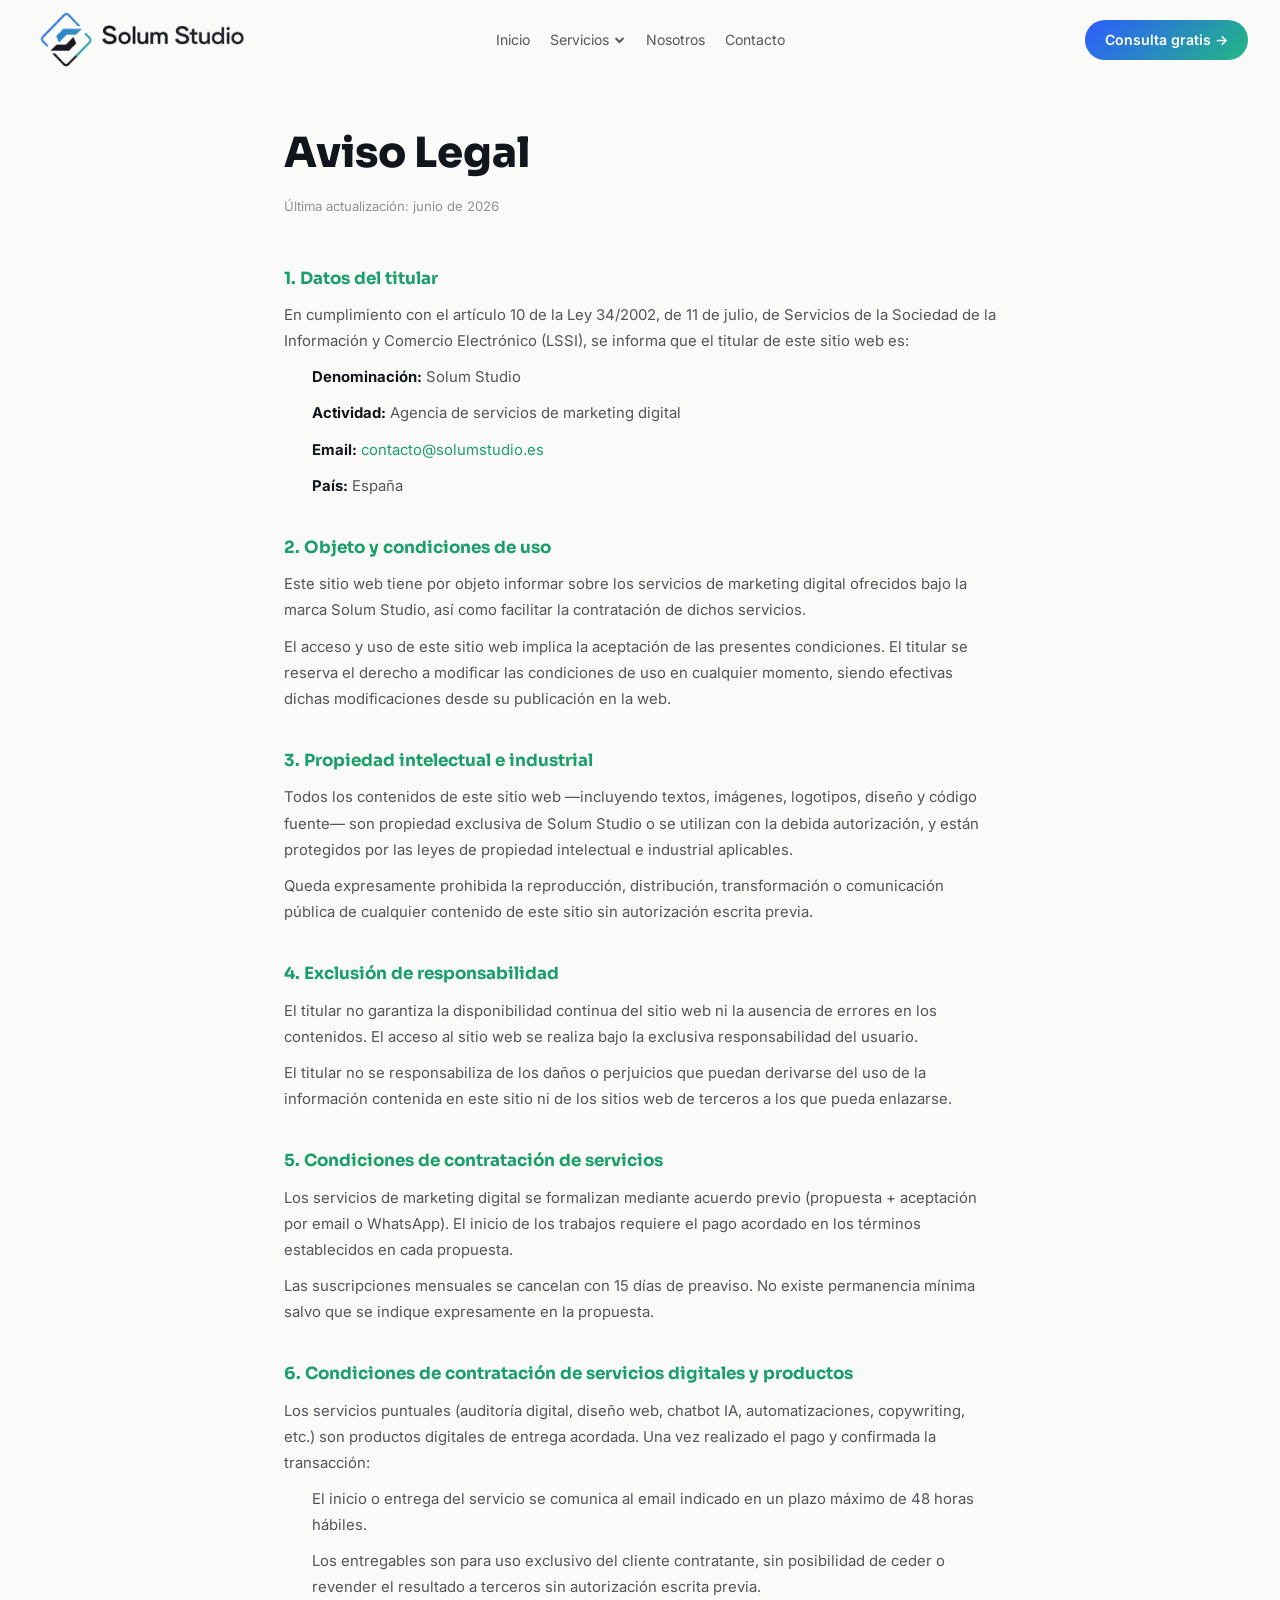
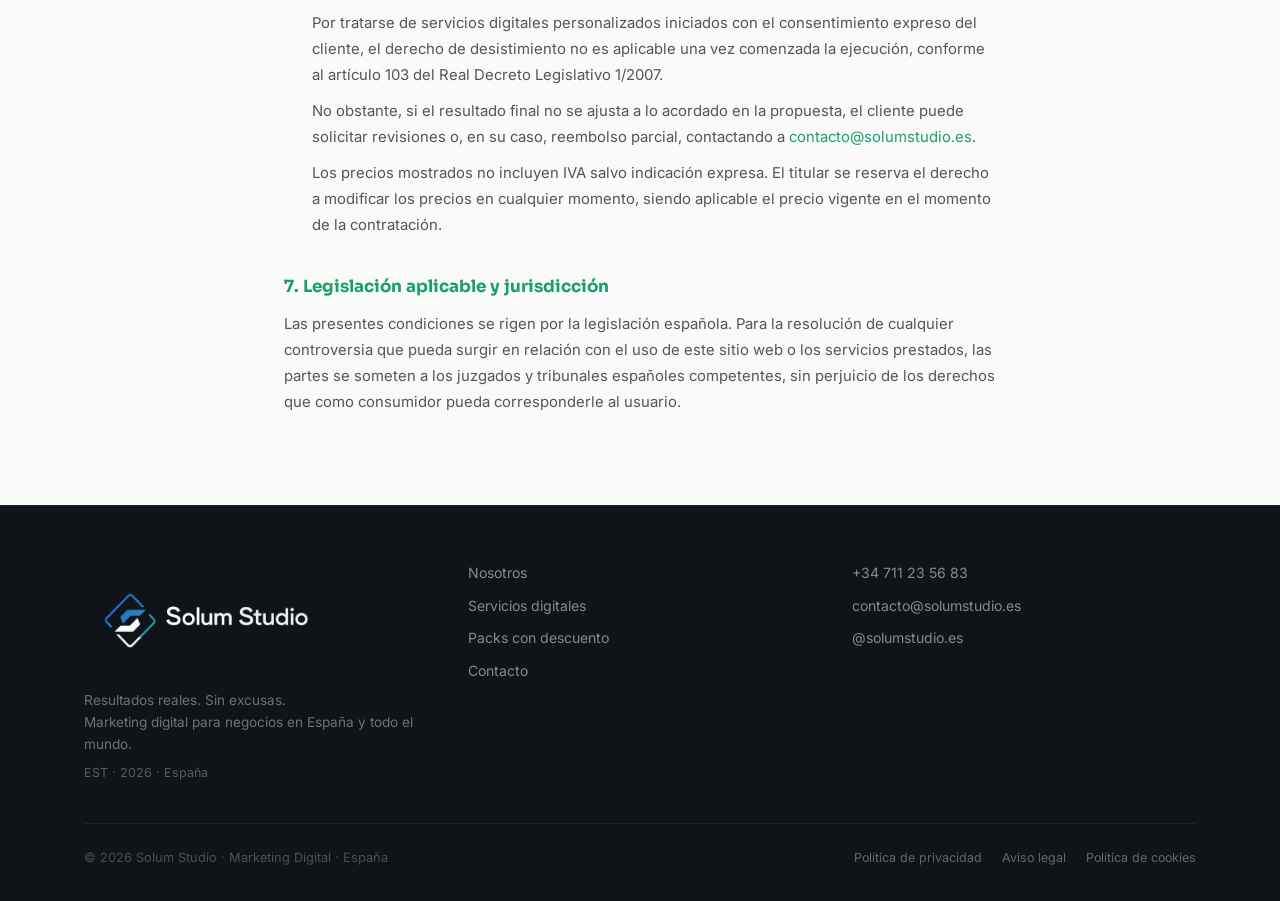
<file: aviso-legal/index.html>
<!DOCTYPE html>
<html lang="es">
<head>
  <meta charset="UTF-8" />
  <link rel="icon" type="image/svg+xml" href="../assets/img/logo/favicon.svg" />
  <meta name="viewport" content="width=device-width, initial-scale=1.0" />
  <title>Aviso Legal — Solum Studio</title>
  <meta name="description" content="Aviso legal de Solum Studio. Información sobre el titular del sitio web y condiciones de uso." />
  <meta name="robots" content="noindex, follow" />
  <meta name="theme-color" content="#FAFAF8" />
  <link rel="canonical" href="https://solumstudio.es/aviso-legal/" />
  <link rel="preconnect" href="https://fonts.googleapis.com" />
  <link rel="preconnect" href="https://fonts.gstatic.com" crossorigin />
  <link rel="stylesheet" href="https://fonts.googleapis.com/css2?family=Sora:wght@400;600;700;800&family=Inter:wght@400;500;600&display=swap" />
  <link rel="stylesheet" href="../styles.css?v=20260630b" />
  <style>
    body { background:#FAFAF8; }
    .legal-page { padding: 120px 0 80px; }
    .legal-page h1 { font-family:'Sora',sans-serif; font-size:clamp(1.8rem,4vw,2.6rem); font-weight:800; color:#11151C; margin-bottom:8px; }
    .legal-page .legal-updated { color:rgba(17,21,28,.45); font-size:.82rem; margin-bottom:48px; }
    .legal-page h2 { font-family:'Sora',sans-serif; font-size:1.05rem; font-weight:700; color:#1a9e6c; margin:36px 0 10px; }
    .legal-page p, .legal-page li { font-family:'Inter',sans-serif; font-size:.93rem; color:rgba(17,21,28,.72); line-height:1.75; margin-bottom:10px; }
    .legal-page ul { padding-left:24px; margin-bottom:10px; }
    .legal-page li::marker { color: rgba(17,21,28,.4); }
    .legal-page li { padding-left:4px; }
    .legal-page strong { color:#11151C; }
    .legal-page a { color:#1a9e6c; text-decoration:none; }
    .legal-page a:hover { text-decoration:underline; }
  </style>
</head>
<body>

<a href="#main" class="skip-link">Ir al contenido</a>

<!-- NAV -->
<nav class="nav" id="nav">
  <div class="nav-inner">
    <a href="/" class="nav-logo" aria-label="Solum Studio">
      <img src="../assets/img/logo/logo-nav-grad.png" alt="Solum Studio" class="nav-logo-img" />
    </a>
    <ul class="nav-links" role="list">
      <li><a href="/">Inicio</a></li>
      <li class="nav-dropdown">
        <a href="/servicios/" class="nav-dropdown-toggle">Servicios <svg width="12" height="12" viewBox="0 0 12 12" fill="none" stroke="currentColor" stroke-width="2" aria-hidden="true"><polyline points="2,4 6,8 10,4"/></svg></a>
        <ul class="nav-dropdown-menu" role="list">
          <li><a href="/servicios/">Servicios digitales</a></li>
          <li><a href="/servicios/#precios">Packs con descuento</a></li>
        </ul>
      </li>
      <li><a href="/nosotros/">Nosotros</a></li>
      <li><a href="/#contacto">Contacto</a></li>
    </ul>
    <div class="nav-cta-wrap">
      <a href="https://wa.me/34711235683?text=Hola%2C%20quiero%20una%20consulta%20gratis" class="btn btn-primary nav-cta" target="_blank" rel="noopener">Consulta gratis &rarr;</a>
    </div>
    <button class="nav-toggle" id="navToggle" aria-label="Abrir men&uacute;" aria-expanded="false">
      <span></span><span></span><span></span>
    </button>
  </div>
  <div class="nav-mobile" id="navMobile" aria-hidden="true">
    <ul role="list">
      <li><a href="/">Inicio</a></li>
      <li><a href="/servicios/">Servicios digitales</a></li>
      <li><a href="/servicios/#precios">Packs con descuento</a></li>
      <li><a href="/#contacto">Contacto</a></li>
      <li><a href="/nosotros/">Nosotros</a></li>
    </ul>
    <a href="https://wa.me/34711235683?text=Hola%2C%20quiero%20una%20consulta%20gratis" class="btn btn-primary" target="_blank" rel="noopener">Consulta gratis &rarr;</a>
  </div>
</nav>

<main id="main">
<section class="legal-page">
  <div class="container" style="max-width:760px;">

    <h1>Aviso Legal</h1>
    <p class="legal-updated">&#218;ltima actualizaci&oacute;n: junio de 2026</p>

    <h2>1. Datos del titular</h2>
    <p>En cumplimiento con el art&iacute;culo 10 de la Ley 34/2002, de 11 de julio, de Servicios de la Sociedad de la Informaci&oacute;n y Comercio Electr&oacute;nico (LSSI), se informa que el titular de este sitio web es:</p>
    <ul>
      <li><strong>Denominaci&oacute;n:</strong> Solum Studio</li>
      <li><strong>Actividad:</strong> Agencia de servicios de marketing digital</li>
      <li><strong>Email:</strong> <a href="mailto:contacto@solumstudio.es">contacto@solumstudio.es</a></li>
      <li><strong>Pa&iacute;s:</strong> Espa&ntilde;a</li>
    </ul>

    <h2>2. Objeto y condiciones de uso</h2>
    <p>Este sitio web tiene por objeto informar sobre los servicios de marketing digital ofrecidos bajo la marca Solum Studio, as&iacute; como facilitar la contrataci&oacute;n de dichos servicios.</p>
    <p>El acceso y uso de este sitio web implica la aceptaci&oacute;n de las presentes condiciones. El titular se reserva el derecho a modificar las condiciones de uso en cualquier momento, siendo efectivas dichas modificaciones desde su publicaci&oacute;n en la web.</p>

    <h2>3. Propiedad intelectual e industrial</h2>
    <p>Todos los contenidos de este sitio web &mdash;incluyendo textos, im&aacute;genes, logotipos, dise&ntilde;o y c&oacute;digo fuente&mdash; son propiedad exclusiva de Solum Studio o se utilizan con la debida autorizaci&oacute;n, y est&aacute;n protegidos por las leyes de propiedad intelectual e industrial aplicables.</p>
    <p>Queda expresamente prohibida la reproducci&oacute;n, distribuci&oacute;n, transformaci&oacute;n o comunicaci&oacute;n p&uacute;blica de cualquier contenido de este sitio sin autorizaci&oacute;n escrita previa.</p>

    <h2>4. Exclusi&oacute;n de responsabilidad</h2>
    <p>El titular no garantiza la disponibilidad continua del sitio web ni la ausencia de errores en los contenidos. El acceso al sitio web se realiza bajo la exclusiva responsabilidad del usuario.</p>
    <p>El titular no se responsabiliza de los da&ntilde;os o perjuicios que puedan derivarse del uso de la informaci&oacute;n contenida en este sitio ni de los sitios web de terceros a los que pueda enlazarse.</p>

    <h2>5. Condiciones de contrataci&oacute;n de servicios</h2>
    <p>Los servicios de marketing digital se formalizan mediante acuerdo previo (propuesta + aceptaci&oacute;n por email o WhatsApp). El inicio de los trabajos requiere el pago acordado en los t&eacute;rminos establecidos en cada propuesta.</p>
    <p>Las suscripciones mensuales se cancelan con 15 d&iacute;as de preaviso. No existe permanencia m&iacute;nima salvo que se indique expresamente en la propuesta.</p>

    <h2>6. Condiciones de contrataci&oacute;n de servicios digitales y productos</h2>
    <p>Los servicios puntuales (auditor&iacute;a digital, dise&ntilde;o web, chatbot IA, automatizaciones, copywriting, etc.) son productos digitales de entrega acordada. Una vez realizado el pago y confirmada la transacci&oacute;n:</p>
    <ul>
      <li>El inicio o entrega del servicio se comunica al email indicado en un plazo m&aacute;ximo de 48 horas h&aacute;biles.</li>
      <li>Los entregables son para uso exclusivo del cliente contratante, sin posibilidad de ceder o revender el resultado a terceros sin autorizaci&oacute;n escrita previa.</li>
      <li>Por tratarse de servicios digitales personalizados iniciados con el consentimiento expreso del cliente, el derecho de desistimiento no es aplicable una vez comenzada la ejecuci&oacute;n, conforme al art&iacute;culo 103 del Real Decreto Legislativo 1/2007.</li>
      <li>No obstante, si el resultado final no se ajusta a lo acordado en la propuesta, el cliente puede solicitar revisiones o, en su caso, reembolso parcial, contactando a <a href="mailto:contacto@solumstudio.es">contacto@solumstudio.es</a>.</li>
      <li>Los precios mostrados no incluyen IVA salvo indicaci&oacute;n expresa. El titular se reserva el derecho a modificar los precios en cualquier momento, siendo aplicable el precio vigente en el momento de la contrataci&oacute;n.</li>
    </ul>

    <h2>7. Legislaci&oacute;n aplicable y jurisdicci&oacute;n</h2>
    <p>Las presentes condiciones se rigen por la legislaci&oacute;n espa&ntilde;ola. Para la resoluci&oacute;n de cualquier controversia que pueda surgir en relaci&oacute;n con el uso de este sitio web o los servicios prestados, las partes se someten a los juzgados y tribunales espa&ntilde;oles competentes, sin perjuicio de los derechos que como consumidor pueda corresponderle al usuario.</p>

  </div>
</section>
</main>

<footer class="footer">
  <div class="container">
    <div class="footer-inner">
      <div class="footer-brand">
        <a href="/" class="nav-logo" aria-label="Solum Studio">
          <img src="../assets/img/logo/logo-footer-grad.png" alt="Solum Studio" class="nav-logo-img" height="44" width="auto" />
        </a>
        <p>Resultados reales. Sin excusas.<br>Marketing digital para negocios en Espa&ntilde;a y todo el mundo.</p>
        <p style="font-size:.78rem;color:rgba(255,255,255,.3);margin-top:.5rem;">EST &middot; 2026 &middot; Espa&ntilde;a</p>
      </div>
      <nav class="footer-links" aria-label="Footer navigation">
        <a href="/nosotros/">Nosotros</a>
        <a href="/servicios/">Servicios digitales</a>
        <a href="/servicios/#precios">Packs con descuento</a>
        <a href="/#contacto">Contacto</a>
      </nav>
      <div class="footer-contact">
        <a href="https://wa.me/34711235683" target="_blank" rel="noopener">+34 711 23 56 83</a>
        <a href="mailto:contacto@solumstudio.es">contacto@solumstudio.es</a>
        <a href="https://instagram.com/solumstudio.es" target="_blank" rel="noopener">@solumstudio.es</a>
      </div>
    </div>
    <div class="footer-bottom">
      <p>&copy; 2026 Solum Studio &middot; Marketing Digital &middot; Espa&ntilde;a</p>
      <div style="display:flex;gap:20px;align-items:center;flex-wrap:wrap;">
        <a href="/privacidad/" style="color:rgba(255,255,255,.35);font-size:.78rem;text-decoration:none;">Pol&iacute;tica de privacidad</a>
        <a href="/aviso-legal/" style="color:rgba(255,255,255,.35);font-size:.78rem;text-decoration:none;">Aviso legal</a>
        <a href="/cookies/" style="color:rgba(255,255,255,.35);font-size:.78rem;text-decoration:none;">Pol&iacute;tica de cookies</a>
      </div>
    </div>
  </div>
</footer>

<script src="../lib/manifest.js?v=20260630"></script>
<script src="../main.js?v=20260630b"></script>
</body>
</html>
</file>
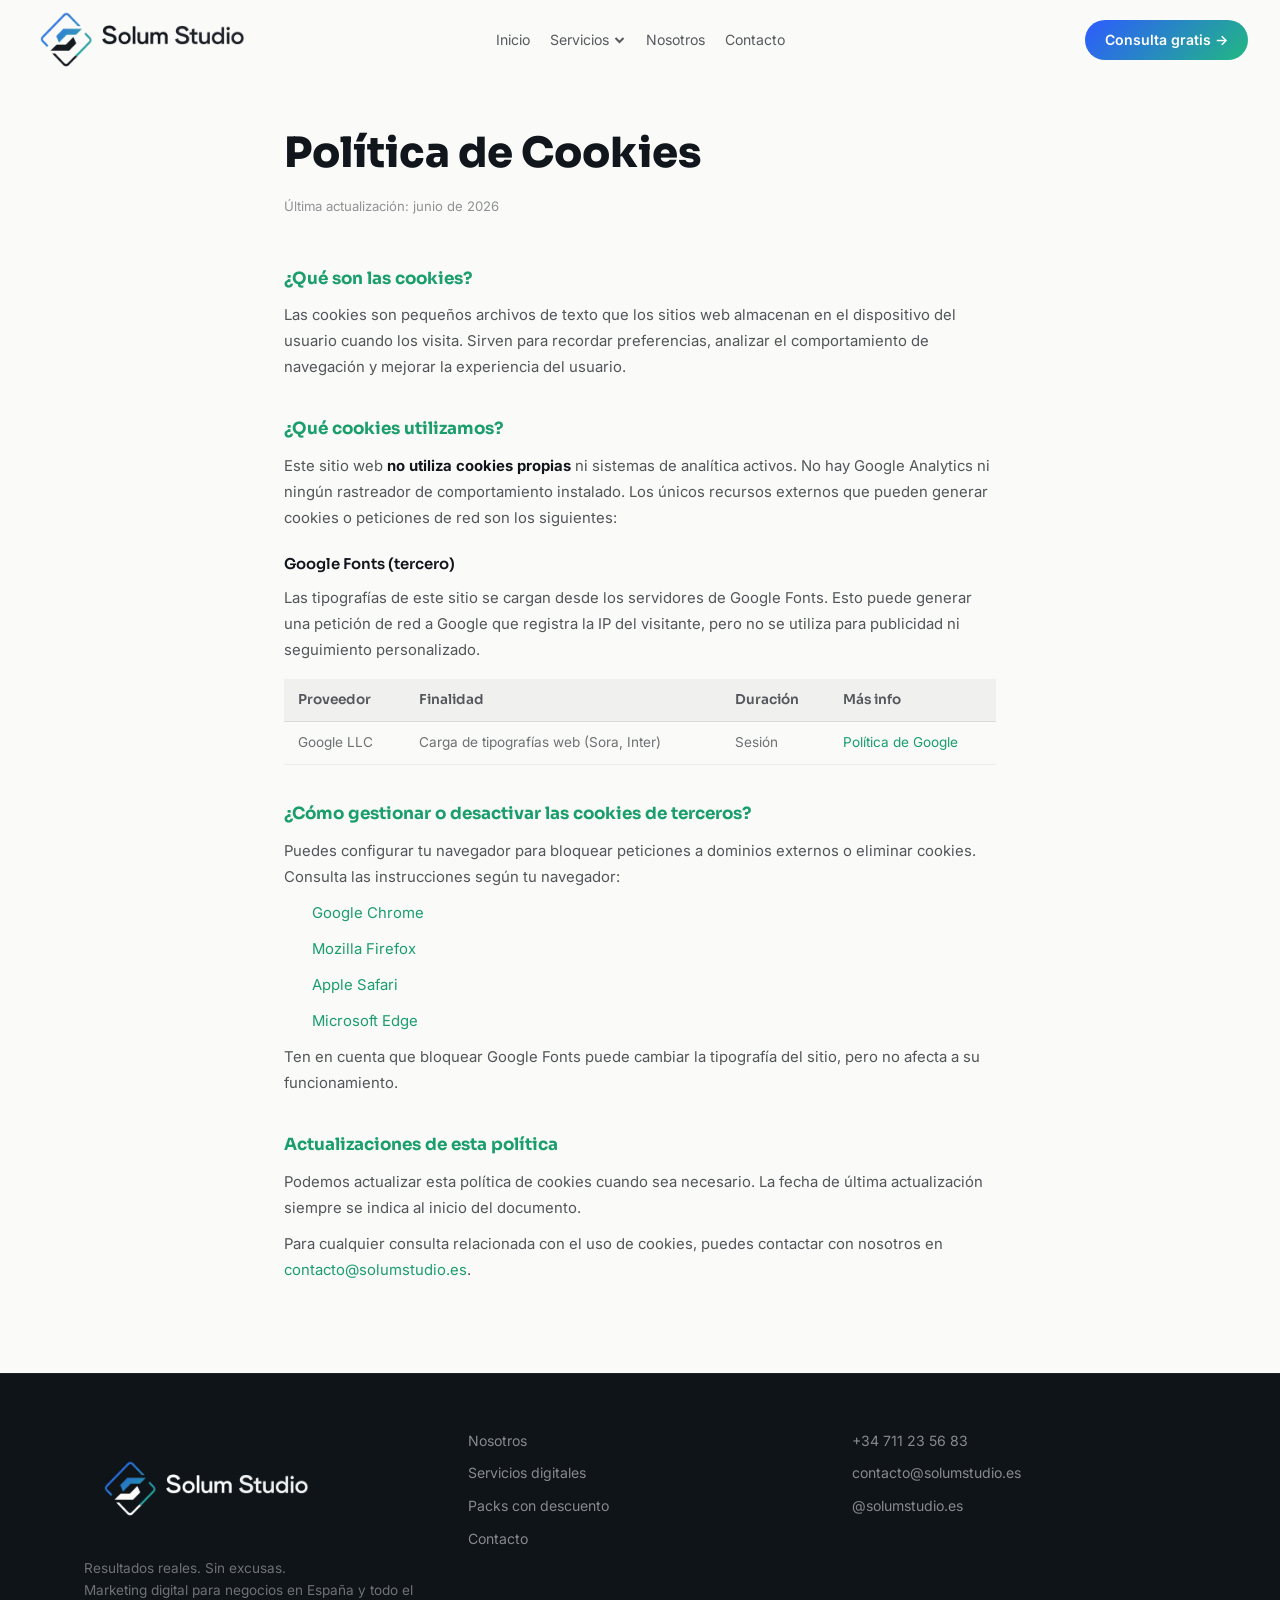
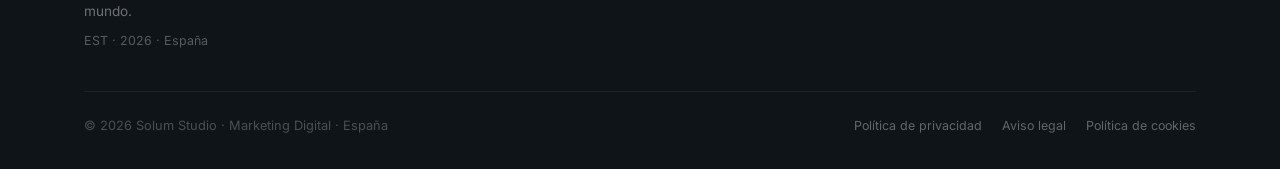
<file: cookies/index.html>
<!DOCTYPE html>
<html lang="es">
<head>
  <meta charset="UTF-8" />
  <link rel="icon" type="image/svg+xml" href="../assets/img/logo/favicon.svg" />
  <meta name="viewport" content="width=device-width, initial-scale=1.0" />
  <title>Política de Cookies — Solum Studio</title>
  <meta name="description" content="Política de cookies de Solum Studio. Información sobre las cookies que utilizamos." />
  <meta name="robots" content="noindex, follow" />
  <meta name="theme-color" content="#FAFAF8" />
  <link rel="canonical" href="https://solumstudio.es/cookies/" />
  <link rel="preconnect" href="https://fonts.googleapis.com" />
  <link rel="preconnect" href="https://fonts.gstatic.com" crossorigin />
  <link rel="stylesheet" href="https://fonts.googleapis.com/css2?family=Sora:wght@400;600;700;800&family=Inter:wght@400;500;600&display=swap" />
  <link rel="stylesheet" href="../styles.css?v=20260630b" />
  <style>
    body { background:#FAFAF8; }
    .legal-page { padding: 120px 0 80px; }
    .legal-page h1 { font-family:'Sora',sans-serif; font-size:clamp(1.8rem,4vw,2.6rem); font-weight:800; color:#11151C; margin-bottom:8px; }
    .legal-page .legal-updated { color:rgba(17,21,28,.45); font-size:.82rem; margin-bottom:48px; }
    .legal-page h2 { font-family:'Sora',sans-serif; font-size:1.05rem; font-weight:700; color:#1a9e6c; margin:36px 0 10px; }
    .legal-page h3 { font-family:'Sora',sans-serif; font-size:.93rem; font-weight:600; color:#11151C; margin:22px 0 8px; }
    .legal-page p, .legal-page li { font-family:'Inter',sans-serif; font-size:.93rem; color:rgba(17,21,28,.72); line-height:1.75; margin-bottom:10px; }
    .legal-page ul { padding-left:24px; margin-bottom:10px; }
    .legal-page li::marker { color: rgba(17,21,28,.4); }
    .legal-page li { padding-left:4px; }
    .legal-page strong { color:#11151C; }
    .legal-page a { color:#1a9e6c; text-decoration:none; }
    .legal-page a:hover { text-decoration:underline; }
    .cookie-table { width:100%; border-collapse:collapse; margin:16px 0 24px; font-size:.85rem; }
    .cookie-table th { text-align:left; padding:10px 14px; background:rgba(17,21,28,.04); color:rgba(17,21,28,.7); font-family:'Sora',sans-serif; font-weight:600; border-bottom:1px solid rgba(17,21,28,.1); }
    .cookie-table td { padding:10px 14px; color:rgba(17,21,28,.6); border-bottom:1px solid rgba(17,21,28,.06); vertical-align:top; }
  </style>
</head>
<body>

<a href="#main" class="skip-link">Ir al contenido</a>

<!-- NAV -->
<nav class="nav" id="nav">
  <div class="nav-inner">
    <a href="/" class="nav-logo" aria-label="Solum Studio">
      <img src="../assets/img/logo/logo-nav-grad.png" alt="Solum Studio" class="nav-logo-img" />
    </a>
    <ul class="nav-links" role="list">
      <li><a href="/">Inicio</a></li>
      <li class="nav-dropdown">
        <a href="/servicios/" class="nav-dropdown-toggle">Servicios <svg width="12" height="12" viewBox="0 0 12 12" fill="none" stroke="currentColor" stroke-width="2" aria-hidden="true"><polyline points="2,4 6,8 10,4"/></svg></a>
        <ul class="nav-dropdown-menu" role="list">
          <li><a href="/servicios/">Servicios digitales</a></li>
          <li><a href="/servicios/#precios">Packs con descuento</a></li>
        </ul>
      </li>
      <li><a href="/nosotros/">Nosotros</a></li>
      <li><a href="/#contacto">Contacto</a></li>
    </ul>
    <div class="nav-cta-wrap">
      <a href="https://wa.me/34711235683?text=Hola%2C%20quiero%20una%20consulta%20gratis" class="btn btn-primary nav-cta" target="_blank" rel="noopener">Consulta gratis &rarr;</a>
    </div>
    <button class="nav-toggle" id="navToggle" aria-label="Abrir men&uacute;" aria-expanded="false">
      <span></span><span></span><span></span>
    </button>
  </div>
  <div class="nav-mobile" id="navMobile" aria-hidden="true">
    <ul role="list">
      <li><a href="/">Inicio</a></li>
      <li><a href="/servicios/">Servicios digitales</a></li>
      <li><a href="/servicios/#precios">Packs con descuento</a></li>
      <li><a href="/#contacto">Contacto</a></li>
      <li><a href="/nosotros/">Nosotros</a></li>
    </ul>
    <a href="https://wa.me/34711235683?text=Hola%2C%20quiero%20una%20consulta%20gratis" class="btn btn-primary" target="_blank" rel="noopener">Consulta gratis &rarr;</a>
  </div>
</nav>

<main id="main">
<section class="legal-page">
  <div class="container" style="max-width:760px;">

    <h1>Pol&iacute;tica de Cookies</h1>
    <p class="legal-updated">&#218;ltima actualizaci&oacute;n: junio de 2026</p>

    <h2>&iquest;Qu&eacute; son las cookies?</h2>
    <p>Las cookies son peque&ntilde;os archivos de texto que los sitios web almacenan en el dispositivo del usuario cuando los visita. Sirven para recordar preferencias, analizar el comportamiento de navegaci&oacute;n y mejorar la experiencia del usuario.</p>

    <h2>&iquest;Qu&eacute; cookies utilizamos?</h2>

    <p>Este sitio web <strong>no utiliza cookies propias</strong> ni sistemas de anal&iacute;tica activos. No hay Google Analytics ni ning&uacute;n rastreador de comportamiento instalado. Los &uacute;nicos recursos externos que pueden generar cookies o peticiones de red son los siguientes:</p>

    <h3>Google Fonts (tercero)</h3>
    <p>Las tipograf&iacute;as de este sitio se cargan desde los servidores de Google Fonts. Esto puede generar una petici&oacute;n de red a Google que registra la IP del visitante, pero no se utiliza para publicidad ni seguimiento personalizado.</p>
    <table class="cookie-table">
      <thead>
        <tr><th>Proveedor</th><th>Finalidad</th><th>Duraci&oacute;n</th><th>M&aacute;s info</th></tr>
      </thead>
      <tbody>
        <tr><td>Google LLC</td><td>Carga de tipograf&iacute;as web (Sora, Inter)</td><td>Sesi&oacute;n</td><td><a href="https://policies.google.com/privacy" target="_blank" rel="noopener">Pol&iacute;tica de Google</a></td></tr>
      </tbody>
    </table>


<h2>&iquest;C&oacute;mo gestionar o desactivar las cookies de terceros?</h2>
    <p>Puedes configurar tu navegador para bloquear peticiones a dominios externos o eliminar cookies. Consulta las instrucciones seg&uacute;n tu navegador:</p>
    <ul>
      <li><a href="https://support.google.com/chrome/answer/95647" target="_blank" rel="noopener">Google Chrome</a></li>
      <li><a href="https://support.mozilla.org/es/kb/habilitar-y-deshabilitar-cookies-sitios-web-rastrear-preferencias" target="_blank" rel="noopener">Mozilla Firefox</a></li>
      <li><a href="https://support.apple.com/es-es/guide/safari/sfri11471/mac" target="_blank" rel="noopener">Apple Safari</a></li>
      <li><a href="https://support.microsoft.com/es-es/microsoft-edge/eliminar-las-cookies-en-microsoft-edge-63947406-40ac-c3b8-57b9-2a946a29ae09" target="_blank" rel="noopener">Microsoft Edge</a></li>
    </ul>
    <p>Ten en cuenta que bloquear Google Fonts puede cambiar la tipograf&iacute;a del sitio, pero no afecta a su funcionamiento.</p>

    <h2>Actualizaciones de esta pol&iacute;tica</h2>
    <p>Podemos actualizar esta pol&iacute;tica de cookies cuando sea necesario. La fecha de &uacute;ltima actualizaci&oacute;n siempre se indica al inicio del documento.</p>
    <p>Para cualquier consulta relacionada con el uso de cookies, puedes contactar con nosotros en <a href="mailto:contacto@solumstudio.es">contacto@solumstudio.es</a>.</p>

  </div>
</section>
</main>

<footer class="footer">
  <div class="container">
    <div class="footer-inner">
      <div class="footer-brand">
        <a href="/" class="nav-logo" aria-label="Solum Studio">
          <img src="../assets/img/logo/logo-footer-grad.png" alt="Solum Studio" class="nav-logo-img" height="44" width="auto" />
        </a>
        <p>Resultados reales. Sin excusas.<br>Marketing digital para negocios en Espa&ntilde;a y todo el mundo.</p>
        <p style="font-size:.78rem;color:rgba(255,255,255,.3);margin-top:.5rem;">EST &middot; 2026 &middot; Espa&ntilde;a</p>
      </div>
      <nav class="footer-links" aria-label="Footer navigation">
        <a href="/nosotros/">Nosotros</a>
        <a href="/servicios/">Servicios digitales</a>
        <a href="/servicios/#precios">Packs con descuento</a>
        <a href="/#contacto">Contacto</a>
      </nav>
      <div class="footer-contact">
        <a href="https://wa.me/34711235683" target="_blank" rel="noopener">+34 711 23 56 83</a>
        <a href="mailto:contacto@solumstudio.es">contacto@solumstudio.es</a>
        <a href="https://instagram.com/solumstudio.es" target="_blank" rel="noopener">@solumstudio.es</a>
      </div>
    </div>
    <div class="footer-bottom">
      <p>&copy; 2026 Solum Studio &middot; Marketing Digital &middot; Espa&ntilde;a</p>
      <div style="display:flex;gap:20px;align-items:center;flex-wrap:wrap;">
        <a href="/privacidad/" style="color:rgba(255,255,255,.35);font-size:.78rem;text-decoration:none;">Pol&iacute;tica de privacidad</a>
        <a href="/aviso-legal/" style="color:rgba(255,255,255,.35);font-size:.78rem;text-decoration:none;">Aviso legal</a>
        <a href="/cookies/" style="color:rgba(255,255,255,.35);font-size:.78rem;text-decoration:none;">Pol&iacute;tica de cookies</a>
      </div>
    </div>
  </div>
</footer>

<script src="../lib/manifest.js?v=20260630"></script>
<script src="../main.js?v=20260630b"></script>
</body>
</html>
</file>
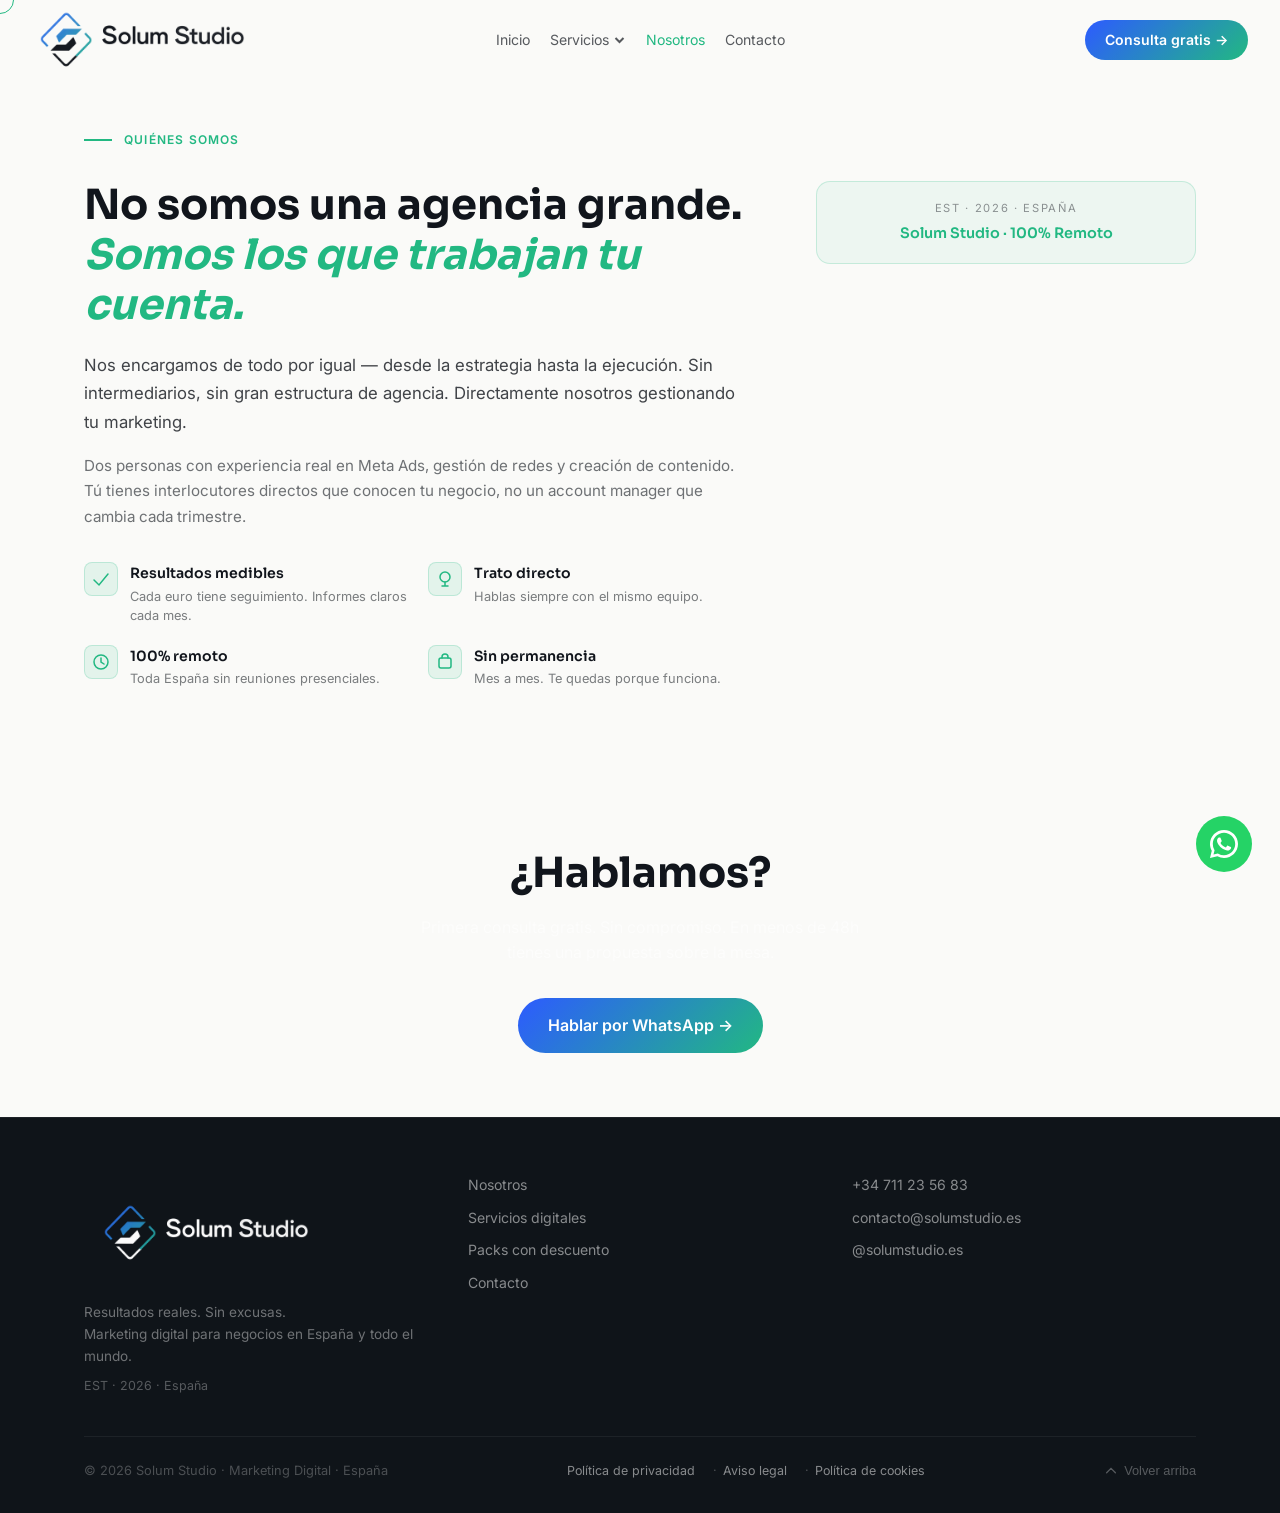
<file: nosotros/index.html>
<!DOCTYPE html>
<html lang="es">
<head>
  <meta charset="UTF-8" />
  <link rel="icon" type="image/svg+xml" href="../assets/img/logo/favicon.svg" />
  <meta name="viewport" content="width=device-width, initial-scale=1.0" />
  <title>Quiénes Somos — Agencia de Marketing Digital | Solum Studio</title>
  <meta name="description" content="Agencia de marketing digital 100% remota en España. Trabajamos directamente tu cuenta, sin intermediarios ni contratos." />
  <meta name="keywords" content="agencia marketing digital España, equipo marketing, marketing digital remoto España" />
  <meta name="robots" content="index, follow" />
  <meta name="author" content="Solum Studio" />
  <meta name="theme-color" content="#FAFAF8" />
  <link rel="canonical" href="https://solumstudio.es/nosotros/" />
  <meta property="og:title" content="Quiénes Somos | Solum Studio" />
  <meta property="og:description" content="Agencia de marketing digital 100% remota. Trabajamos directamente tu cuenta, sin intermediarios." />
  <meta property="og:type" content="website" />
  <meta property="og:url" content="https://solumstudio.es/nosotros/" />
  <meta property="og:image" content="https://solumstudio.es/assets/img/logo/logo-whatsapp-500.png" />
  <meta property="og:locale" content="es_ES" />
  <meta name="twitter:card" content="summary_large_image" />
  <meta name="twitter:title" content="Quiénes Somos | Solum Studio" />
  <meta name="twitter:description" content="Agencia de marketing digital 100% remota en España." />
  <meta name="twitter:image" content="https://solumstudio.es/assets/img/logo/logo-whatsapp-500.png" />
  <link rel="preconnect" href="https://fonts.googleapis.com" />
  <link rel="preconnect" href="https://fonts.gstatic.com" crossorigin />
  <link rel="stylesheet" href="https://fonts.googleapis.com/css2?family=Sora:wght@400;600;700;800&family=Inter:wght@400;500;600&display=swap" />
  <link rel="stylesheet" href="../styles.css?v=20260630b" />
</head>
<body>

<a href="#main" class="skip-link">Ir al contenido</a>
<div class="cursor" id="cursor" aria-hidden="true"><div class="cursor-ring"></div></div>

<!-- NAV -->
<nav class="nav" id="nav">
  <div class="nav-inner">
    <a href="/" class="nav-logo" aria-label="Solum Studio">
      <img src="../assets/img/logo/logo-nav-grad.png" alt="Solum Studio" class="nav-logo-img" />
    </a>
    <ul class="nav-links" role="list">
      <li><a href="/">Inicio</a></li>
      <li class="nav-dropdown">
        <a href="/#servicios" class="nav-dropdown-toggle">Servicios <svg width="12" height="12" viewBox="0 0 12 12" fill="none" stroke="currentColor" stroke-width="2" aria-hidden="true"><polyline points="2,4 6,8 10,4"/></svg></a>
        <ul class="nav-dropdown-menu" role="list">
          <li><a href="/servicios/">Servicios digitales</a></li>
          <li><a href="/servicios/#precios">Packs con descuento</a></li>
        </ul>
      </li>
      <li><a href="/nosotros/" style="color:#22B882">Nosotros</a></li>
      <li><a href="/#contacto">Contacto</a></li>
    </ul>
    <div class="nav-cta-wrap">
      <a href="https://wa.me/34711235683?text=Hola%2C%20quiero%20una%20consulta%20gratis" class="btn btn-primary nav-cta" target="_blank" rel="noopener">Consulta gratis &rarr;</a>
    </div>
    <button class="nav-toggle" id="navToggle" aria-label="Abrir men&uacute;" aria-expanded="false">
      <span></span><span></span><span></span>
    </button>
  </div>
  <div class="nav-mobile" id="navMobile" aria-hidden="true">
    <ul role="list">
      <li><a href="/">Inicio</a></li>
      <li><a href="/servicios/">Servicios digitales</a></li>
      <li><a href="/servicios/#precios">Packs con descuento</a></li>
      <li><a href="/#contacto">Contacto</a></li>
      <li><a href="/nosotros/">Nosotros</a></li>
    </ul>
    <a href="https://wa.me/34711235683?text=Hola%2C%20quiero%20una%20consulta%20gratis" class="btn btn-primary" target="_blank" rel="noopener">Consulta gratis &rarr;</a>
  </div>
</nav>

<main id="main">

<!-- QUIÉNES SOMOS -->
<section class="section" style="padding-top:130px;">
  <div class="container">
    <div class="eyebrow">
      <div class="eyebrow-line" aria-hidden="true"></div>
      <span class="eyebrow-text">Qui&eacute;nes somos</span>
    </div>
    <div class="about-grid">
      <div>
        <h1 class="section-title reveal" style="text-align:left; margin-bottom:1.25rem;">
          No somos una agencia grande.<br>
          <em style="color:#22B882;font-style:italic;">Somos los que trabajan tu cuenta.</em>
        </h1>
        <p class="about-lead reveal">
          Nos encargamos de todo por igual &mdash; desde la estrategia hasta la ejecuci&oacute;n. Sin intermediarios, sin gran estructura de agencia. Directamente nosotros gestionando tu marketing.
        </p>
        <p class="about-support reveal">
          Dos personas con experiencia real en Meta Ads, gesti&oacute;n de redes y creaci&oacute;n de contenido. T&uacute; tienes interlocutores directos que conocen tu negocio, no un account manager que cambia cada trimestre.
        </p>
        <div class="about-diffs">
          <div class="diff-item reveal stagger-1">
            <div class="diff-icon" aria-hidden="true"><svg width="18" height="18" viewBox="0 0 18 18" fill="none" stroke="currentColor" stroke-width="1.5" stroke-linecap="round"><polyline points="2,10 7,15 16,4"/></svg></div>
            <div><p class="diff-title">Resultados medibles</p><p class="diff-desc">Cada euro tiene seguimiento. Informes claros cada mes.</p></div>
          </div>
          <div class="diff-item reveal stagger-2">
            <div class="diff-icon" aria-hidden="true"><svg width="18" height="18" viewBox="0 0 18 18" fill="none" stroke="currentColor" stroke-width="1.5" stroke-linecap="round"><path d="M9 2a5 5 0 100 10A5 5 0 009 2z"/><path d="M9 12v4M6 16h6"/></svg></div>
            <div><p class="diff-title">Trato directo</p><p class="diff-desc">Hablas siempre con el mismo equipo.</p></div>
          </div>
          <div class="diff-item reveal stagger-3">
            <div class="diff-icon" aria-hidden="true"><svg width="18" height="18" viewBox="0 0 18 18" fill="none" stroke="currentColor" stroke-width="1.5" stroke-linecap="round"><circle cx="9" cy="9" r="7"/><path d="M9 5v4l3 2"/></svg></div>
            <div><p class="diff-title">100% remoto</p><p class="diff-desc">Toda Espa&ntilde;a sin reuniones presenciales.</p></div>
          </div>
          <div class="diff-item reveal stagger-4">
            <div class="diff-icon" aria-hidden="true"><svg width="18" height="18" viewBox="0 0 18 18" fill="none" stroke="currentColor" stroke-width="1.5" stroke-linecap="round"><rect x="3" y="5" width="12" height="10" rx="2"/><path d="M12 5V4a3 3 0 00-6 0v1"/></svg></div>
            <div><p class="diff-title">Sin permanencia</p><p class="diff-desc">Mes a mes. Te quedas porque funciona.</p></div>
          </div>
        </div>
      </div>
      <div class="about-aside">
        <div class="about-meta reveal-scale">
          <p class="about-meta-label">EST &middot; 2026 &middot; ESPA&Ntilde;A</p>
          <p class="about-meta-val">Solum Studio &middot; 100% Remoto</p>
        </div>
      </div>
    </div>
  </div>
</section>


<!-- CTA -->
<section class="section" style="padding:64px 0; text-align:center;">
  <div class="container">
    <h2 class="section-title reveal" style="margin-bottom:16px;">&iquest;Hablamos?</h2>
    <p style="color:rgba(255,255,255,.55); margin-bottom:32px; max-width:460px; margin-left:auto; margin-right:auto;">Primera consulta gratis. Sin compromiso. En menos de 48h tienes una propuesta sobre la mesa.</p>
    <a href="https://wa.me/34711235683?text=Hola%2C%20quiero%20una%20consulta%20gratis" class="btn btn-primary btn-lg" target="_blank" rel="noopener">Hablar por WhatsApp &rarr;</a>
  </div>
</section>

</main>

<footer class="footer">
  <div class="container">
    <div class="footer-inner">
      <div class="footer-brand">
        <a href="/" class="nav-logo" aria-label="Solum Studio">
          <img src="../assets/img/logo/logo-footer-grad.png" alt="Solum Studio" class="nav-logo-img" height="44" width="auto" />
        </a>
        <p>Resultados reales. Sin excusas.<br>Marketing digital para negocios en Espa&ntilde;a y todo el mundo.</p>
        <p style="font-size:.78rem;color:rgba(255,255,255,.3);margin-top:.5rem;">EST &middot; 2026 &middot; Espa&ntilde;a</p>
      </div>
      <nav class="footer-links" aria-label="Footer navigation">
        <a href="/nosotros/">Nosotros</a>
        <a href="/servicios/">Servicios digitales</a>
        <a href="/servicios/#precios">Packs con descuento</a>
        <a href="/#contacto">Contacto</a>
      </nav>
      <div class="footer-contact">
        <a href="https://wa.me/34711235683" target="_blank" rel="noopener">+34 711 23 56 83</a>
        <a href="mailto:contacto@solumstudio.es">contacto@solumstudio.es</a>
        <a href="https://instagram.com/solumstudio.es" target="_blank" rel="noopener">@solumstudio.es</a>
      </div>
    </div>
    <div class="footer-bottom">
      <p>&copy; 2026 Solum Studio &middot; Marketing Digital &middot; Espa&ntilde;a</p>
      <div class="footer-legal">
        <a href="/privacidad/">Pol&iacute;tica de privacidad</a>
        <a href="/aviso-legal/">Aviso legal</a>
        <a href="/cookies/">Pol&iacute;tica de cookies</a>
      </div>
      <button class="footer-top-btn" id="back-to-top" aria-label="Volver arriba">
        <svg viewBox="0 0 16 16" fill="none" stroke="currentColor" stroke-width="1.5" stroke-linecap="round" aria-hidden="true"><polyline points="3,10 8,5 13,10"/></svg>
        Volver arriba
      </button>
    </div>
  </div>
</footer>

<a href="https://wa.me/34711235683?text=Hola%2C%20quiero%20una%20consulta%20gratis" class="wa-float" target="_blank" rel="noopener" aria-label="Contactar por WhatsApp">
  <svg width="28" height="28" viewBox="0 0 24 24" fill="white" aria-hidden="true"><path d="M17.472 14.382c-.297-.149-1.758-.867-2.03-.967-.273-.099-.471-.148-.67.15-.197.297-.767.966-.94 1.164-.173.199-.347.223-.644.075-.297-.15-1.255-.463-2.39-1.475-.883-.788-1.48-1.761-1.653-2.059-.173-.297-.018-.458.13-.606.134-.133.298-.347.446-.52.149-.174.198-.298.298-.497.099-.198.05-.371-.025-.52-.075-.149-.669-1.612-.916-2.207-.242-.579-.487-.5-.669-.51-.173-.008-.371-.01-.57-.01-.198 0-.52.074-.792.372-.272.297-1.04 1.016-1.04 2.479 0 1.462 1.065 2.875 1.213 3.074.149.198 2.096 3.2 5.077 4.487.709.306 1.262.489 1.694.625.712.227 1.36.195 1.871.118.571-.085 1.758-.719 2.006-1.413.248-.694.248-1.289.173-1.413-.074-.124-.272-.198-.57-.347z"/><path d="M12 0C5.373 0 0 5.373 0 12c0 2.126.553 4.122 1.521 5.855L0 24l6.335-1.502A11.96 11.96 0 0012 24c6.627 0 12-5.373 12-12S18.627 0 12 0zm0 21.6a9.565 9.565 0 01-4.902-1.347l-.352-.208-3.758.891.939-3.658-.228-.373A9.572 9.572 0 012.4 12C2.4 6.698 6.698 2.4 12 2.4S21.6 6.698 21.6 12 17.302 21.6 12 21.6z"/></svg>
</a>

<script src="../lib/manifest.js?v=20260630"></script>
<script src="../main.js?v=20260630b"></script>
</body>
</html>
</file>
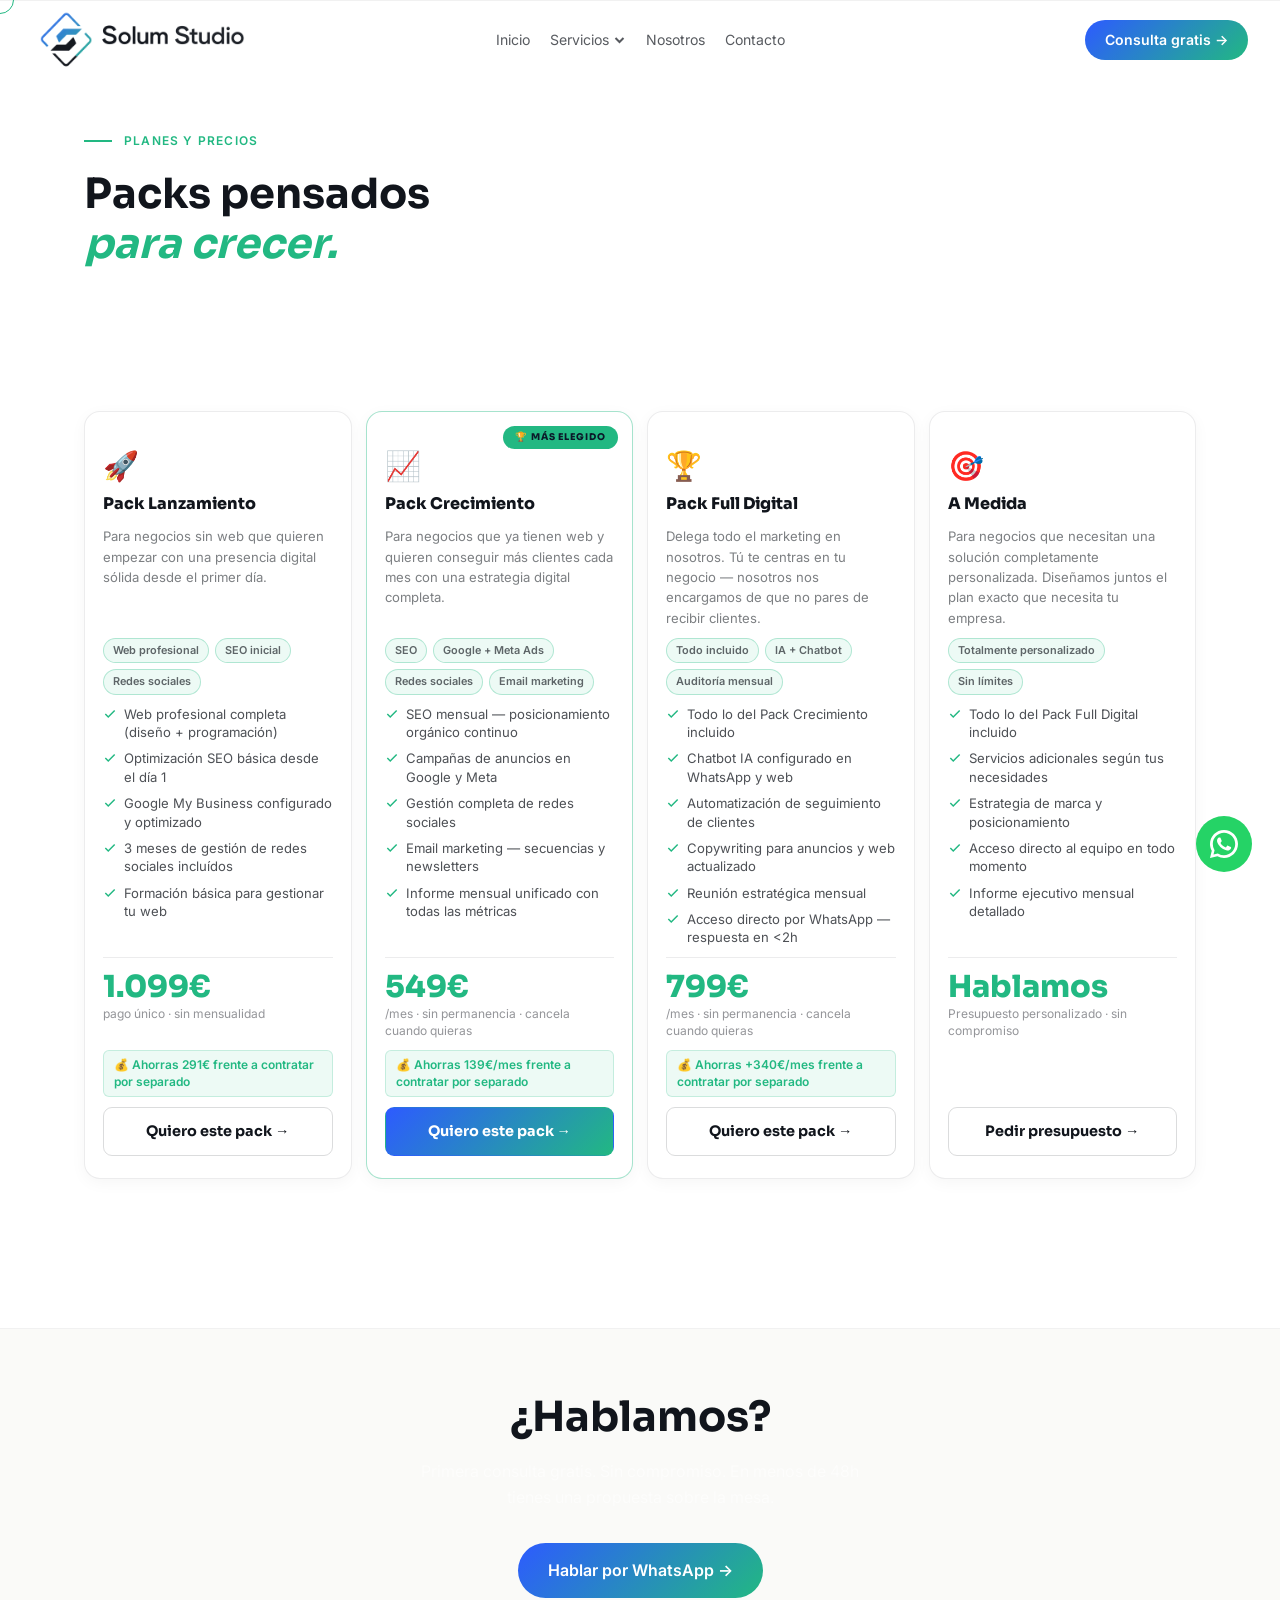
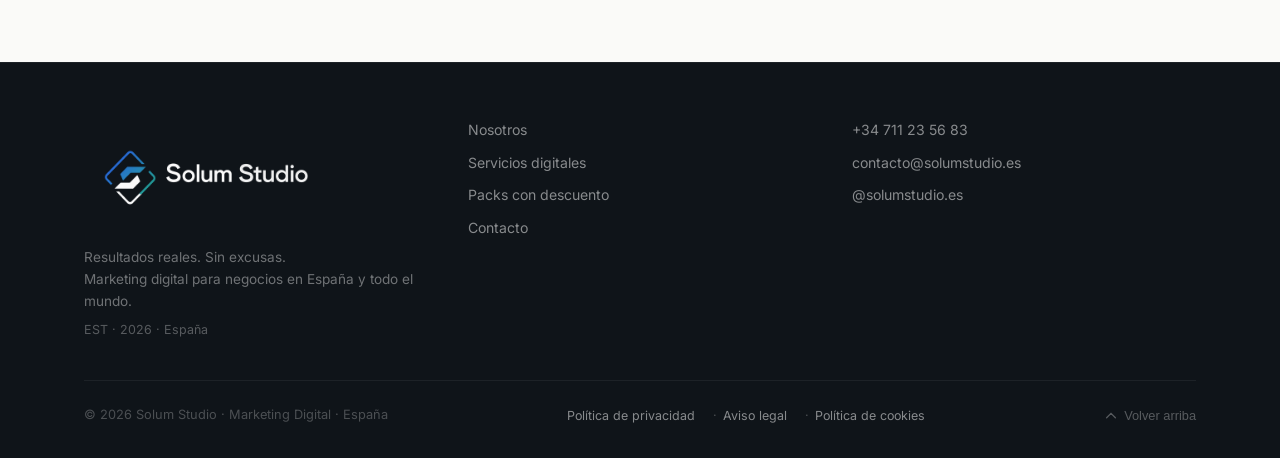
<file: packs/index.html>
<!DOCTYPE html>
<html lang="es">
<head>
  <meta charset="UTF-8" />
  <link rel="icon" type="image/svg+xml" href="../assets/img/logo/favicon.svg" />
  <meta name="viewport" content="width=device-width, initial-scale=1.0" />
  <title>Packs de Marketing Digital con Descuento | Solum Studio</title>
  <meta name="description" content="Packs de marketing digital todo incluido para empresas en España. Ahorra combinando servicios. Sin permanencia, cancela cuando quieras." />
  <meta name="keywords" content="packs marketing digital, precio marketing digital España, agencia marketing mensual, marketing digital pyme" />
  <meta name="robots" content="index, follow" />
  <meta name="author" content="Solum Studio" />
  <meta name="theme-color" content="#FAFAF8" />
  <link rel="canonical" href="https://solumstudio.es/packs/" />
  <meta property="og:title" content="Packs de Marketing Digital | Solum Studio" />
  <meta property="og:description" content="Marketing digital todo incluido para tu negocio. Sin permanencia, desde 199€/mes." />
  <meta property="og:type" content="website" />
  <meta property="og:url" content="https://solumstudio.es/packs/" />
  <meta property="og:image" content="https://solumstudio.es/assets/img/logo/logo-whatsapp-500.png" />
  <meta property="og:locale" content="es_ES" />
  <meta name="twitter:card" content="summary_large_image" />
  <meta name="twitter:title" content="Packs de Marketing Digital | Solum Studio" />
  <meta name="twitter:description" content="Marketing digital todo incluido. Sin permanencia, desde 199€/mes." />
  <meta name="twitter:image" content="https://solumstudio.es/assets/img/logo/logo-whatsapp-500.png" />
  <link rel="preconnect" href="https://fonts.googleapis.com" />
  <link rel="preconnect" href="https://fonts.gstatic.com" crossorigin />
  <link rel="stylesheet" href="https://fonts.googleapis.com/css2?family=Sora:wght@400;600;700;800&family=Inter:wght@400;500;600&display=swap" />
  <link rel="stylesheet" href="../styles.css?v=20260630b" />
</head>
<body>

<a href="#main" class="skip-link">Ir al contenido</a>
<div class="cursor" id="cursor" aria-hidden="true"><div class="cursor-ring"></div></div>

<!-- NAV -->
<nav class="nav" id="nav">
  <div class="nav-inner">
    <a href="/" class="nav-logo" aria-label="Solum Studio">
      <img src="../assets/img/logo/logo-nav-grad.png" alt="Solum Studio" class="nav-logo-img" />
    </a>
    <ul class="nav-links" role="list">
      <li><a href="/">Inicio</a></li>
      <li class="nav-dropdown">
        <a href="/servicios/" class="nav-dropdown-toggle">Servicios <svg width="12" height="12" viewBox="0 0 12 12" fill="none" stroke="currentColor" stroke-width="2" aria-hidden="true"><polyline points="2,4 6,8 10,4"/></svg></a>
        <ul class="nav-dropdown-menu" role="list">
          <li><a href="/servicios/">Servicios digitales</a></li>
          <li><a href="/servicios/#precios" style="color:#22B882">Packs con descuento</a></li>
        </ul>
      </li>
      <li><a href="/nosotros/">Nosotros</a></li>
      <li><a href="/#contacto">Contacto</a></li>
    </ul>
    <div class="nav-cta-wrap">
      <a href="https://wa.me/34711235683?text=Hola%2C%20quiero%20una%20consulta%20gratis" class="btn btn-primary nav-cta" target="_blank" rel="noopener">Consulta gratis &rarr;</a>
    </div>
    <button class="nav-toggle" id="navToggle" aria-label="Abrir men&uacute;" aria-expanded="false">
      <span></span><span></span><span></span>
    </button>
  </div>
  <div class="nav-mobile" id="navMobile" aria-hidden="true">
    <ul role="list">
      <li><a href="/">Inicio</a></li>
      <li><a href="/servicios/">Servicios digitales</a></li>
      <li><a href="/servicios/#precios">Packs con descuento</a></li>
      <li><a href="/#contacto">Contacto</a></li>
      <li><a href="/nosotros/">Nosotros</a></li>
    </ul>
    <a href="https://wa.me/34711235683?text=Hola%2C%20quiero%20una%20consulta%20gratis" class="btn btn-primary" target="_blank" rel="noopener">Consulta gratis &rarr;</a>
  </div>
</nav>

<main id="main">

<section class="section section-dark" id="precios" style="padding-top:130px;">
  <div class="container">
    <div class="eyebrow">
      <div class="eyebrow-line" aria-hidden="true"></div>
      <span class="eyebrow-text">Planes y precios</span>
    </div>
    <h1 class="section-title reveal" style="text-align:left;">Packs pensados<br><em style="color:#22B882;font-style:italic;">para crecer.</em></h1>
    <p style="color:rgba(255,255,255,.5); margin-top:12px; max-width:560px">Contrata varios servicios juntos y ahorra. Cuanto m&aacute;s completa es tu presencia digital, m&aacute;s r&aacute;pido crecen tus resultados. Sin permanencia &mdash; cancela cuando quieras.</p>

    <div class="packs-grid" style="margin-top:48px">

      <!-- Pack 1 -->
      <div class="pack-card reveal-scale">
        <div class="pack-icon" aria-hidden="true">&#128640;</div>
        <h3 class="pack-name">Pack Lanzamiento</h3>
        <p class="pack-desc">Para negocios sin web que quieren empezar con una presencia digital s&oacute;lida desde el primer d&iacute;a.</p>
        <div class="pack-tags">
          <span>Web profesional</span>
          <span>SEO inicial</span>
          <span>Redes sociales</span>
        </div>
        <ul class="pack-features">
          <li><svg width="14" height="14" viewBox="0 0 24 24" fill="none" stroke="#22B882" stroke-width="2.5"><polyline points="20 6 9 17 4 12"/></svg>Web profesional completa (dise&ntilde;o + programaci&oacute;n)</li>
          <li><svg width="14" height="14" viewBox="0 0 24 24" fill="none" stroke="#22B882" stroke-width="2.5"><polyline points="20 6 9 17 4 12"/></svg>Optimizaci&oacute;n SEO b&aacute;sica desde el d&iacute;a 1</li>
          <li><svg width="14" height="14" viewBox="0 0 24 24" fill="none" stroke="#22B882" stroke-width="2.5"><polyline points="20 6 9 17 4 12"/></svg>Google My Business configurado y optimizado</li>
          <li><svg width="14" height="14" viewBox="0 0 24 24" fill="none" stroke="#22B882" stroke-width="2.5"><polyline points="20 6 9 17 4 12"/></svg>3 meses de gesti&oacute;n de redes sociales inclu&iacute;dos</li>
          <li><svg width="14" height="14" viewBox="0 0 24 24" fill="none" stroke="#22B882" stroke-width="2.5"><polyline points="20 6 9 17 4 12"/></svg>Formaci&oacute;n b&aacute;sica para gestionar tu web</li>
        </ul>
        <div class="pack-price">
          <strong>1.099&euro;</strong>
          <span>pago &uacute;nico &middot; sin mensualidad</span>
        </div>
        <div class="pack-savings">&#128176; Ahorras 291&euro; frente a contratar por separado</div>
        <a href="https://wa.me/34711235683?text=Hola%2C%20me%20interesa%20el%20Pack%20Lanzamiento" class="pack-cta" target="_blank" rel="noopener">Quiero este pack &rarr;</a>
      </div>

      <!-- Pack 2 - Featured -->
      <div class="pack-card pack-card--featured reveal-scale stagger-1">
        <div class="pack-featured-badge">&#127942; M&Aacute;S ELEGIDO</div>
        <div class="pack-icon" aria-hidden="true">&#128200;</div>
        <h3 class="pack-name">Pack Crecimiento</h3>
        <p class="pack-desc">Para negocios que ya tienen web y quieren conseguir m&aacute;s clientes cada mes con una estrategia digital completa.</p>
        <div class="pack-tags">
          <span>SEO</span>
          <span>Google + Meta Ads</span>
          <span>Redes sociales</span>
          <span>Email marketing</span>
        </div>
        <ul class="pack-features">
          <li><svg width="14" height="14" viewBox="0 0 24 24" fill="none" stroke="#22B882" stroke-width="2.5"><polyline points="20 6 9 17 4 12"/></svg>SEO mensual &mdash; posicionamiento org&aacute;nico continuo</li>
          <li><svg width="14" height="14" viewBox="0 0 24 24" fill="none" stroke="#22B882" stroke-width="2.5"><polyline points="20 6 9 17 4 12"/></svg>Campa&ntilde;as de anuncios en Google y Meta</li>
          <li><svg width="14" height="14" viewBox="0 0 24 24" fill="none" stroke="#22B882" stroke-width="2.5"><polyline points="20 6 9 17 4 12"/></svg>Gesti&oacute;n completa de redes sociales</li>
          <li><svg width="14" height="14" viewBox="0 0 24 24" fill="none" stroke="#22B882" stroke-width="2.5"><polyline points="20 6 9 17 4 12"/></svg>Email marketing &mdash; secuencias y newsletters</li>
          <li><svg width="14" height="14" viewBox="0 0 24 24" fill="none" stroke="#22B882" stroke-width="2.5"><polyline points="20 6 9 17 4 12"/></svg>Informe mensual unificado con todas las m&eacute;tricas</li>
        </ul>
        <div class="pack-price">
          <strong>549&euro;</strong>
          <span>/mes &middot; sin permanencia &middot; cancela cuando quieras</span>
        </div>
        <div class="pack-savings">&#128176; Ahorras 139&euro;/mes frente a contratar por separado</div>
        <a href="https://wa.me/34711235683?text=Hola%2C%20me%20interesa%20el%20Pack%20Crecimiento" class="pack-cta pack-cta--featured" target="_blank" rel="noopener">Quiero este pack &rarr;</a>
      </div>

      <!-- Pack 3 -->
      <div class="pack-card reveal-scale stagger-2">
        <div class="pack-icon" aria-hidden="true">&#127942;</div>
        <h3 class="pack-name">Pack Full Digital</h3>
        <p class="pack-desc">Delega todo el marketing en nosotros. T&uacute; te centras en tu negocio &mdash; nosotros nos encargamos de que no pares de recibir clientes.</p>
        <div class="pack-tags">
          <span>Todo incluido</span>
          <span>IA + Chatbot</span>
          <span>Auditor&iacute;a mensual</span>
        </div>
        <ul class="pack-features">
          <li><svg width="14" height="14" viewBox="0 0 24 24" fill="none" stroke="#22B882" stroke-width="2.5"><polyline points="20 6 9 17 4 12"/></svg>Todo lo del Pack Crecimiento incluido</li>
          <li><svg width="14" height="14" viewBox="0 0 24 24" fill="none" stroke="#22B882" stroke-width="2.5"><polyline points="20 6 9 17 4 12"/></svg>Chatbot IA configurado en WhatsApp y web</li>
          <li><svg width="14" height="14" viewBox="0 0 24 24" fill="none" stroke="#22B882" stroke-width="2.5"><polyline points="20 6 9 17 4 12"/></svg>Automatizaci&oacute;n de seguimiento de clientes</li>
          <li><svg width="14" height="14" viewBox="0 0 24 24" fill="none" stroke="#22B882" stroke-width="2.5"><polyline points="20 6 9 17 4 12"/></svg>Copywriting para anuncios y web actualizado</li>
          <li><svg width="14" height="14" viewBox="0 0 24 24" fill="none" stroke="#22B882" stroke-width="2.5"><polyline points="20 6 9 17 4 12"/></svg>Reuni&oacute;n estrat&eacute;gica mensual</li>
          <li><svg width="14" height="14" viewBox="0 0 24 24" fill="none" stroke="#22B882" stroke-width="2.5"><polyline points="20 6 9 17 4 12"/></svg>Acceso directo por WhatsApp &mdash; respuesta en &lt;2h</li>
        </ul>
        <div class="pack-price">
          <strong>799&euro;</strong>
          <span>/mes &middot; sin permanencia &middot; cancela cuando quieras</span>
        </div>
        <div class="pack-savings">&#128176; Ahorras +340&euro;/mes frente a contratar por separado</div>
        <a href="https://wa.me/34711235683?text=Hola%2C%20me%20interesa%20el%20Pack%20Full%20Digital" class="pack-cta" target="_blank" rel="noopener">Quiero este pack &rarr;</a>
      </div>

      <!-- Pack 4 - A Medida -->
      <div class="pack-card reveal-scale stagger-3">
        <div class="pack-icon" aria-hidden="true">&#127919;</div>
        <h3 class="pack-name">A Medida</h3>
        <p class="pack-desc">Para negocios que necesitan una soluci&oacute;n completamente personalizada. Dise&ntilde;amos juntos el plan exacto que necesita tu empresa.</p>
        <div class="pack-tags">
          <span>Totalmente personalizado</span>
          <span>Sin l&iacute;mites</span>
        </div>
        <ul class="pack-features">
          <li><svg width="14" height="14" viewBox="0 0 24 24" fill="none" stroke="#22B882" stroke-width="2.5"><polyline points="20 6 9 17 4 12"/></svg>Todo lo del Pack Full Digital incluido</li>
          <li><svg width="14" height="14" viewBox="0 0 24 24" fill="none" stroke="#22B882" stroke-width="2.5"><polyline points="20 6 9 17 4 12"/></svg>Servicios adicionales seg&uacute;n tus necesidades</li>
          <li><svg width="14" height="14" viewBox="0 0 24 24" fill="none" stroke="#22B882" stroke-width="2.5"><polyline points="20 6 9 17 4 12"/></svg>Estrategia de marca y posicionamiento</li>
          <li><svg width="14" height="14" viewBox="0 0 24 24" fill="none" stroke="#22B882" stroke-width="2.5"><polyline points="20 6 9 17 4 12"/></svg>Acceso directo al equipo en todo momento</li>
          <li><svg width="14" height="14" viewBox="0 0 24 24" fill="none" stroke="#22B882" stroke-width="2.5"><polyline points="20 6 9 17 4 12"/></svg>Informe ejecutivo mensual detallado</li>
        </ul>
        <div class="pack-price pack-price--custom">
          <strong>Hablamos</strong>
          <span>Presupuesto personalizado &middot; sin compromiso</span>
        </div>
        <div class="pack-savings pack-savings--none" aria-hidden="true"></div>
        <a href="https://wa.me/34711235683?text=Hola%2C%20me%20interesa%20un%20plan%20a%20medida" class="pack-cta" target="_blank" rel="noopener">Pedir presupuesto &rarr;</a>
      </div>

    </div>
    <p style="text-align:center; color:rgba(255,255,255,.35); font-size:.82rem; margin-top:32px">Primera consulta gratis &middot; Sin permanencia &middot; Cancela cuando quieras</p>
  </div>
</section>

<!-- CTA -->
<section class="section" style="padding:64px 0; text-align:center;">
  <div class="container">
    <h2 class="section-title reveal" style="margin-bottom:16px;">&iquest;Hablamos?</h2>
    <p style="color:rgba(255,255,255,.55); margin-bottom:32px; max-width:460px; margin-left:auto; margin-right:auto;">Primera consulta gratis. Sin compromiso. En menos de 48h tienes una propuesta sobre la mesa.</p>
    <a href="https://wa.me/34711235683?text=Hola%2C%20quiero%20una%20consulta%20gratis" class="btn btn-primary btn-lg" target="_blank" rel="noopener">Hablar por WhatsApp &rarr;</a>
  </div>
</section>

</main>

<footer class="footer">
  <div class="container">
    <div class="footer-inner">
      <div class="footer-brand">
        <a href="/" class="nav-logo" aria-label="Solum Studio">
          <img src="../assets/img/logo/logo-footer-grad.png" alt="Solum Studio" class="nav-logo-img" height="44" width="auto" />
        </a>
        <p>Resultados reales. Sin excusas.<br>Marketing digital para negocios en Espa&ntilde;a y todo el mundo.</p>
        <p style="font-size:.78rem;color:rgba(255,255,255,.3);margin-top:.5rem;">EST &middot; 2026 &middot; Espa&ntilde;a</p>
      </div>
      <nav class="footer-links" aria-label="Footer navigation">
        <a href="/nosotros/">Nosotros</a>
        <a href="/servicios/">Servicios digitales</a>
        <a href="/servicios/#precios">Packs con descuento</a>
        <a href="/#contacto">Contacto</a>
      </nav>
      <div class="footer-contact">
        <a href="https://wa.me/34711235683" target="_blank" rel="noopener">+34 711 23 56 83</a>
        <a href="mailto:contacto@solumstudio.es">contacto@solumstudio.es</a>
        <a href="https://instagram.com/solumstudio.es" target="_blank" rel="noopener">@solumstudio.es</a>
      </div>
    </div>
    <div class="footer-bottom">
      <p>&copy; 2026 Solum Studio &middot; Marketing Digital &middot; Espa&ntilde;a</p>
      <div class="footer-legal">
        <a href="/privacidad/">Pol&iacute;tica de privacidad</a>
        <a href="/aviso-legal/">Aviso legal</a>
        <a href="/cookies/">Pol&iacute;tica de cookies</a>
      </div>
      <button class="footer-top-btn" id="back-to-top" aria-label="Volver arriba">
        <svg viewBox="0 0 16 16" fill="none" stroke="currentColor" stroke-width="1.5" stroke-linecap="round" aria-hidden="true"><polyline points="3,10 8,5 13,10"/></svg>
        Volver arriba
      </button>
    </div>
  </div>
</footer>

<a href="https://wa.me/34711235683?text=Hola%2C%20quiero%20una%20consulta%20gratis" class="wa-float" target="_blank" rel="noopener" aria-label="Contactar por WhatsApp">
  <svg width="28" height="28" viewBox="0 0 24 24" fill="white" aria-hidden="true"><path d="M17.472 14.382c-.297-.149-1.758-.867-2.03-.967-.273-.099-.471-.148-.67.15-.197.297-.767.966-.94 1.164-.173.199-.347.223-.644.075-.297-.15-1.255-.463-2.39-1.475-.883-.788-1.48-1.761-1.653-2.059-.173-.297-.018-.458.13-.606.134-.133.298-.347.446-.52.149-.174.198-.298.298-.497.099-.198.05-.371-.025-.52-.075-.149-.669-1.612-.916-2.207-.242-.579-.487-.5-.669-.51-.173-.008-.371-.01-.57-.01-.198 0-.52.074-.792.372-.272.297-1.04 1.016-1.04 2.479 0 1.462 1.065 2.875 1.213 3.074.149.198 2.096 3.2 5.077 4.487.709.306 1.262.489 1.694.625.712.227 1.36.195 1.871.118.571-.085 1.758-.719 2.006-1.413.248-.694.248-1.289.173-1.413-.074-.124-.272-.198-.57-.347z"/><path d="M12 0C5.373 0 0 5.373 0 12c0 2.126.553 4.122 1.521 5.855L0 24l6.335-1.502A11.96 11.96 0 0012 24c6.627 0 12-5.373 12-12S18.627 0 12 0zm0 21.6a9.565 9.565 0 01-4.902-1.347l-.352-.208-3.758.891.939-3.658-.228-.373A9.572 9.572 0 012.4 12C2.4 6.698 6.698 2.4 12 2.4S21.6 6.698 21.6 12 17.302 21.6 12 21.6z"/></svg>
</a>

<script src="../lib/manifest.js?v=20260630"></script>
<script src="../main.js?v=20260630b"></script>
</body>
</html>
</file>
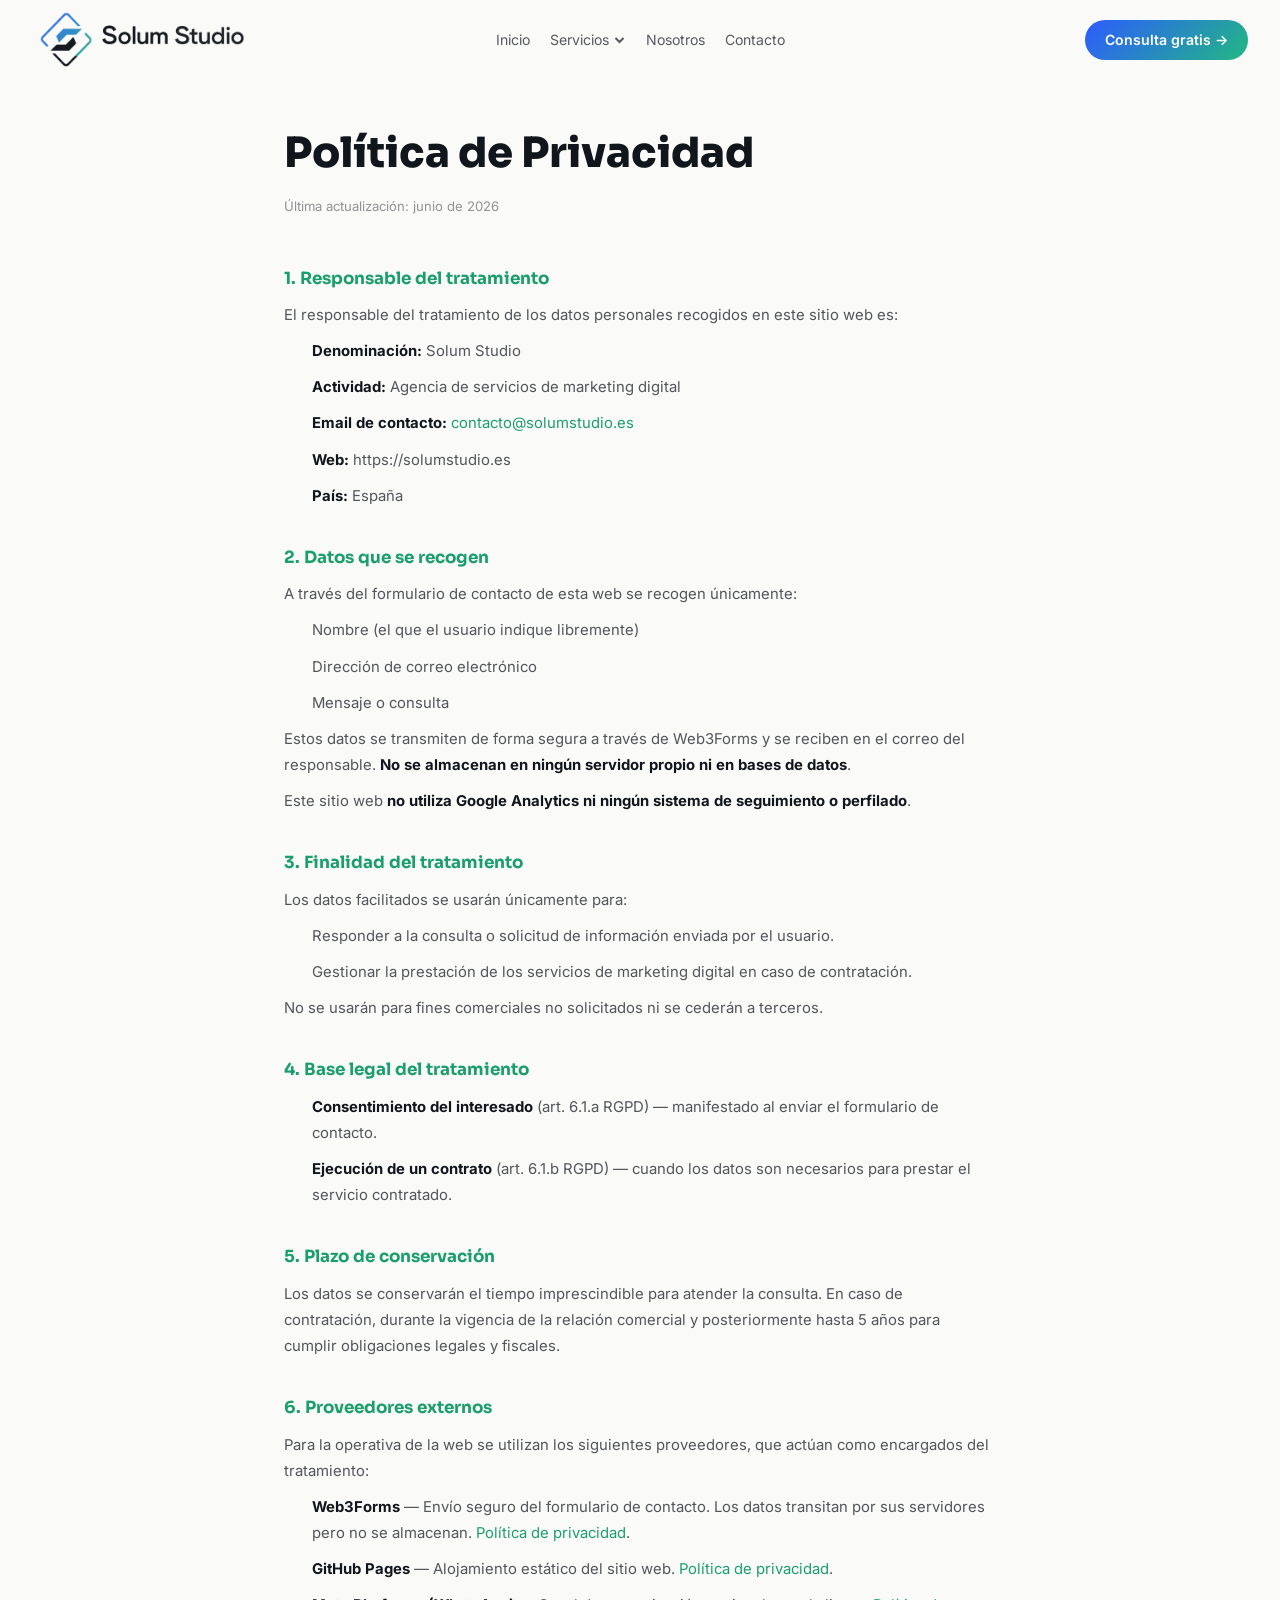
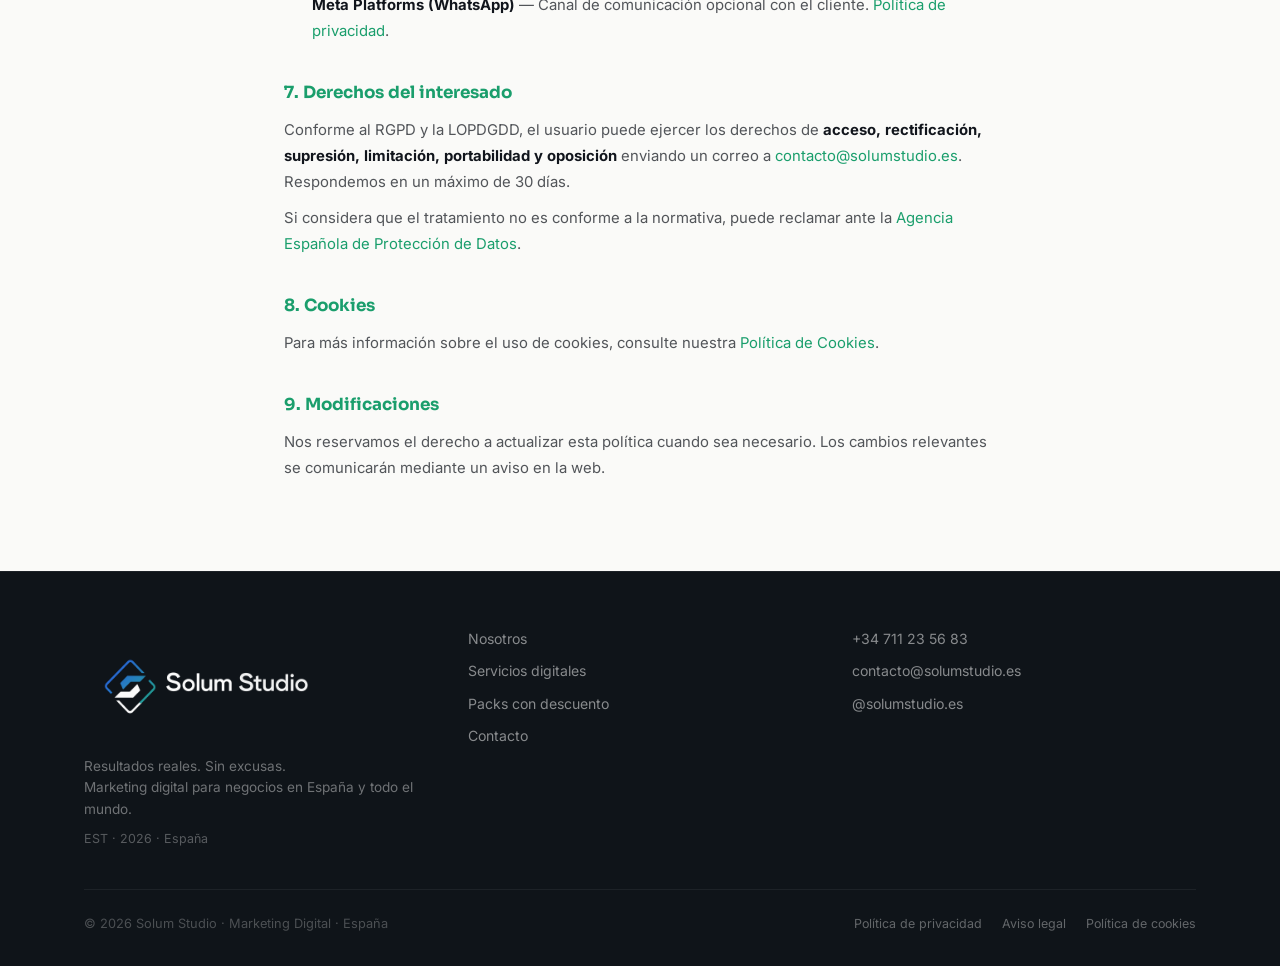
<file: privacidad/index.html>
<!DOCTYPE html>
<html lang="es">
<head>
  <meta charset="UTF-8" />
  <link rel="icon" type="image/svg+xml" href="../assets/img/logo/favicon.svg" />
  <meta name="viewport" content="width=device-width, initial-scale=1.0" />
  <title>Política de Privacidad — Solum Studio</title>
  <meta name="description" content="Política de privacidad de Solum Studio. Información sobre el tratamiento de tus datos personales." />
  <meta name="robots" content="noindex, follow" />
  <meta name="theme-color" content="#FAFAF8" />
  <link rel="canonical" href="https://solumstudio.es/privacidad/" />
  <link rel="preconnect" href="https://fonts.googleapis.com" />
  <link rel="preconnect" href="https://fonts.gstatic.com" crossorigin />
  <link rel="stylesheet" href="https://fonts.googleapis.com/css2?family=Sora:wght@400;600;700;800&family=Inter:wght@400;500;600&display=swap" />
  <link rel="stylesheet" href="../styles.css?v=20260630b" />
  <style>
    body { background:#FAFAF8; }
    .legal-page { padding: 120px 0 80px; }
    .legal-page h1 { font-family:'Sora',sans-serif; font-size:clamp(1.8rem,4vw,2.6rem); font-weight:800; color:#11151C; margin-bottom:8px; }
    .legal-page .legal-updated { color:rgba(17,21,28,.45); font-size:.82rem; margin-bottom:48px; }
    .legal-page h2 { font-family:'Sora',sans-serif; font-size:1.05rem; font-weight:700; color:#1a9e6c; margin:36px 0 10px; }
    .legal-page p, .legal-page li { font-family:'Inter',sans-serif; font-size:.93rem; color:rgba(17,21,28,.72); line-height:1.75; margin-bottom:10px; }
    .legal-page ul { padding-left:24px; margin-bottom:10px; }
    .legal-page li::marker { color: rgba(17,21,28,.4); }
    .legal-page li { padding-left:4px; }
    .legal-page strong { color:#11151C; }
    .legal-page a { color:#1a9e6c; text-decoration:none; }
    .legal-page a:hover { text-decoration:underline; }
    .legal-divider { border:none; border-top:1px solid rgba(17,21,28,.1); margin:40px 0; }
  </style>
</head>
<body>

<a href="#main" class="skip-link">Ir al contenido</a>

<!-- NAV -->
<nav class="nav" id="nav">
  <div class="nav-inner">
    <a href="/" class="nav-logo" aria-label="Solum Studio">
      <img src="../assets/img/logo/logo-nav-grad.png" alt="Solum Studio" class="nav-logo-img" />
    </a>
    <ul class="nav-links" role="list">
      <li><a href="/">Inicio</a></li>
      <li class="nav-dropdown">
        <a href="/servicios/" class="nav-dropdown-toggle">Servicios <svg width="12" height="12" viewBox="0 0 12 12" fill="none" stroke="currentColor" stroke-width="2" aria-hidden="true"><polyline points="2,4 6,8 10,4"/></svg></a>
        <ul class="nav-dropdown-menu" role="list">
          <li><a href="/servicios/">Servicios digitales</a></li>
          <li><a href="/servicios/#precios">Packs con descuento</a></li>
        </ul>
      </li>
      <li><a href="/nosotros/">Nosotros</a></li>
      <li><a href="/#contacto">Contacto</a></li>
    </ul>
    <div class="nav-cta-wrap">
      <a href="https://wa.me/34711235683?text=Hola%2C%20quiero%20una%20consulta%20gratis" class="btn btn-primary nav-cta" target="_blank" rel="noopener">Consulta gratis &rarr;</a>
    </div>
    <button class="nav-toggle" id="navToggle" aria-label="Abrir men&uacute;" aria-expanded="false">
      <span></span><span></span><span></span>
    </button>
  </div>
  <div class="nav-mobile" id="navMobile" aria-hidden="true">
    <ul role="list">
      <li><a href="/">Inicio</a></li>
      <li><a href="/servicios/">Servicios digitales</a></li>
      <li><a href="/servicios/#precios">Packs con descuento</a></li>
      <li><a href="/#contacto">Contacto</a></li>
      <li><a href="/nosotros/">Nosotros</a></li>
    </ul>
    <a href="https://wa.me/34711235683?text=Hola%2C%20quiero%20una%20consulta%20gratis" class="btn btn-primary" target="_blank" rel="noopener">Consulta gratis &rarr;</a>
  </div>
</nav>

<main id="main">
<section class="legal-page">
  <div class="container" style="max-width:760px;">

    <h1>Pol&iacute;tica de Privacidad</h1>
    <p class="legal-updated">&#218;ltima actualizaci&oacute;n: junio de 2026</p>

    <h2>1. Responsable del tratamiento</h2>
    <p>El responsable del tratamiento de los datos personales recogidos en este sitio web es:</p>
    <ul>
      <li><strong>Denominaci&oacute;n:</strong> Solum Studio</li>
      <li><strong>Actividad:</strong> Agencia de servicios de marketing digital</li>
      <li><strong>Email de contacto:</strong> <a href="mailto:contacto@solumstudio.es">contacto@solumstudio.es</a></li>
      <li><strong>Web:</strong> https://solumstudio.es</li>
      <li><strong>Pa&iacute;s:</strong> Espa&ntilde;a</li>
    </ul>

    <h2>2. Datos que se recogen</h2>
    <p>A trav&eacute;s del formulario de contacto de esta web se recogen &uacute;nicamente:</p>
    <ul>
      <li>Nombre (el que el usuario indique libremente)</li>
      <li>Direcci&oacute;n de correo electr&oacute;nico</li>
      <li>Mensaje o consulta</li>
    </ul>
    <p>Estos datos se transmiten de forma segura a trav&eacute;s de Web3Forms y se reciben en el correo del responsable. <strong>No se almacenan en ning&uacute;n servidor propio ni en bases de datos</strong>.</p>
    <p>Este sitio web <strong>no utiliza Google Analytics ni ning&uacute;n sistema de seguimiento o perfilado</strong>.</p>

    <h2>3. Finalidad del tratamiento</h2>
    <p>Los datos facilitados se usar&aacute;n &uacute;nicamente para:</p>
    <ul>
      <li>Responder a la consulta o solicitud de informaci&oacute;n enviada por el usuario.</li>
      <li>Gestionar la prestaci&oacute;n de los servicios de marketing digital en caso de contrataci&oacute;n.</li>
    </ul>
    <p>No se usar&aacute;n para fines comerciales no solicitados ni se ceder&aacute;n a terceros.</p>

    <h2>4. Base legal del tratamiento</h2>
    <ul>
      <li><strong>Consentimiento del interesado</strong> (art. 6.1.a RGPD) — manifestado al enviar el formulario de contacto.</li>
      <li><strong>Ejecuci&oacute;n de un contrato</strong> (art. 6.1.b RGPD) — cuando los datos son necesarios para prestar el servicio contratado.</li>
    </ul>

    <h2>5. Plazo de conservaci&oacute;n</h2>
    <p>Los datos se conservar&aacute;n el tiempo imprescindible para atender la consulta. En caso de contrataci&oacute;n, durante la vigencia de la relaci&oacute;n comercial y posteriormente hasta 5 a&ntilde;os para cumplir obligaciones legales y fiscales.</p>

    <h2>6. Proveedores externos</h2>
    <p>Para la operativa de la web se utilizan los siguientes proveedores, que act&uacute;an como encargados del tratamiento:</p>
    <ul>
      <li><strong>Web3Forms</strong> — Env&iacute;o seguro del formulario de contacto. Los datos transitan por sus servidores pero no se almacenan. <a href="https://web3forms.com/privacy" target="_blank" rel="noopener">Pol&iacute;tica de privacidad</a>.</li>
      <li><strong>GitHub Pages</strong> — Alojamiento est&aacute;tico del sitio web. <a href="https://docs.github.com/es/site-policy/privacy-policies/github-general-privacy-statement" target="_blank" rel="noopener">Pol&iacute;tica de privacidad</a>.</li>
      <li><strong>Meta Platforms (WhatsApp)</strong> — Canal de comunicaci&oacute;n opcional con el cliente. <a href="https://www.whatsapp.com/legal/privacy-policy" target="_blank" rel="noopener">Pol&iacute;tica de privacidad</a>.</li>
    </ul>

    <h2>7. Derechos del interesado</h2>
    <p>Conforme al RGPD y la LOPDGDD, el usuario puede ejercer los derechos de <strong>acceso, rectificaci&oacute;n, supresi&oacute;n, limitaci&oacute;n, portabilidad y oposici&oacute;n</strong> enviando un correo a <a href="mailto:contacto@solumstudio.es">contacto@solumstudio.es</a>. Respondemos en un m&aacute;ximo de 30 d&iacute;as.</p>
    <p>Si considera que el tratamiento no es conforme a la normativa, puede reclamar ante la <a href="https://www.aepd.es" target="_blank" rel="noopener">Agencia Espa&ntilde;ola de Protecci&oacute;n de Datos</a>.</p>

    <h2>8. Cookies</h2>
    <p>Para m&aacute;s informaci&oacute;n sobre el uso de cookies, consulte nuestra <a href="/cookies/">Pol&iacute;tica de Cookies</a>.</p>

    <h2>9. Modificaciones</h2>
    <p>Nos reservamos el derecho a actualizar esta pol&iacute;tica cuando sea necesario. Los cambios relevantes se comunicar&aacute;n mediante un aviso en la web.</p>

  </div>
</section>
</main>

<footer class="footer">
  <div class="container">
    <div class="footer-inner">
      <div class="footer-brand">
        <a href="/" class="nav-logo" aria-label="Solum Studio">
          <img src="../assets/img/logo/logo-footer-grad.png" alt="Solum Studio" class="nav-logo-img" height="44" width="auto" />
        </a>
        <p>Resultados reales. Sin excusas.<br>Marketing digital para negocios en Espa&ntilde;a y todo el mundo.</p>
        <p style="font-size:.78rem;color:rgba(255,255,255,.3);margin-top:.5rem;">EST &middot; 2026 &middot; Espa&ntilde;a</p>
      </div>
      <nav class="footer-links" aria-label="Footer navigation">
        <a href="/nosotros/">Nosotros</a>
        <a href="/servicios/">Servicios digitales</a>
        <a href="/servicios/#precios">Packs con descuento</a>
        <a href="/#contacto">Contacto</a>
      </nav>
      <div class="footer-contact">
        <a href="https://wa.me/34711235683" target="_blank" rel="noopener">+34 711 23 56 83</a>
        <a href="mailto:contacto@solumstudio.es">contacto@solumstudio.es</a>
        <a href="https://instagram.com/solumstudio.es" target="_blank" rel="noopener">@solumstudio.es</a>
      </div>
    </div>
    <div class="footer-bottom">
      <p>&copy; 2026 Solum Studio &middot; Marketing Digital &middot; Espa&ntilde;a</p>
      <div style="display:flex;gap:20px;align-items:center;flex-wrap:wrap;">
        <a href="/privacidad/" style="color:rgba(255,255,255,.35);font-size:.78rem;text-decoration:none;">Pol&iacute;tica de privacidad</a>
        <a href="/aviso-legal/" style="color:rgba(255,255,255,.35);font-size:.78rem;text-decoration:none;">Aviso legal</a>
        <a href="/cookies/" style="color:rgba(255,255,255,.35);font-size:.78rem;text-decoration:none;">Pol&iacute;tica de cookies</a>
      </div>
    </div>
  </div>
</footer>

<script src="../lib/manifest.js?v=20260630"></script>
<script src="../main.js?v=20260630b"></script>
</body>
</html>
</file>
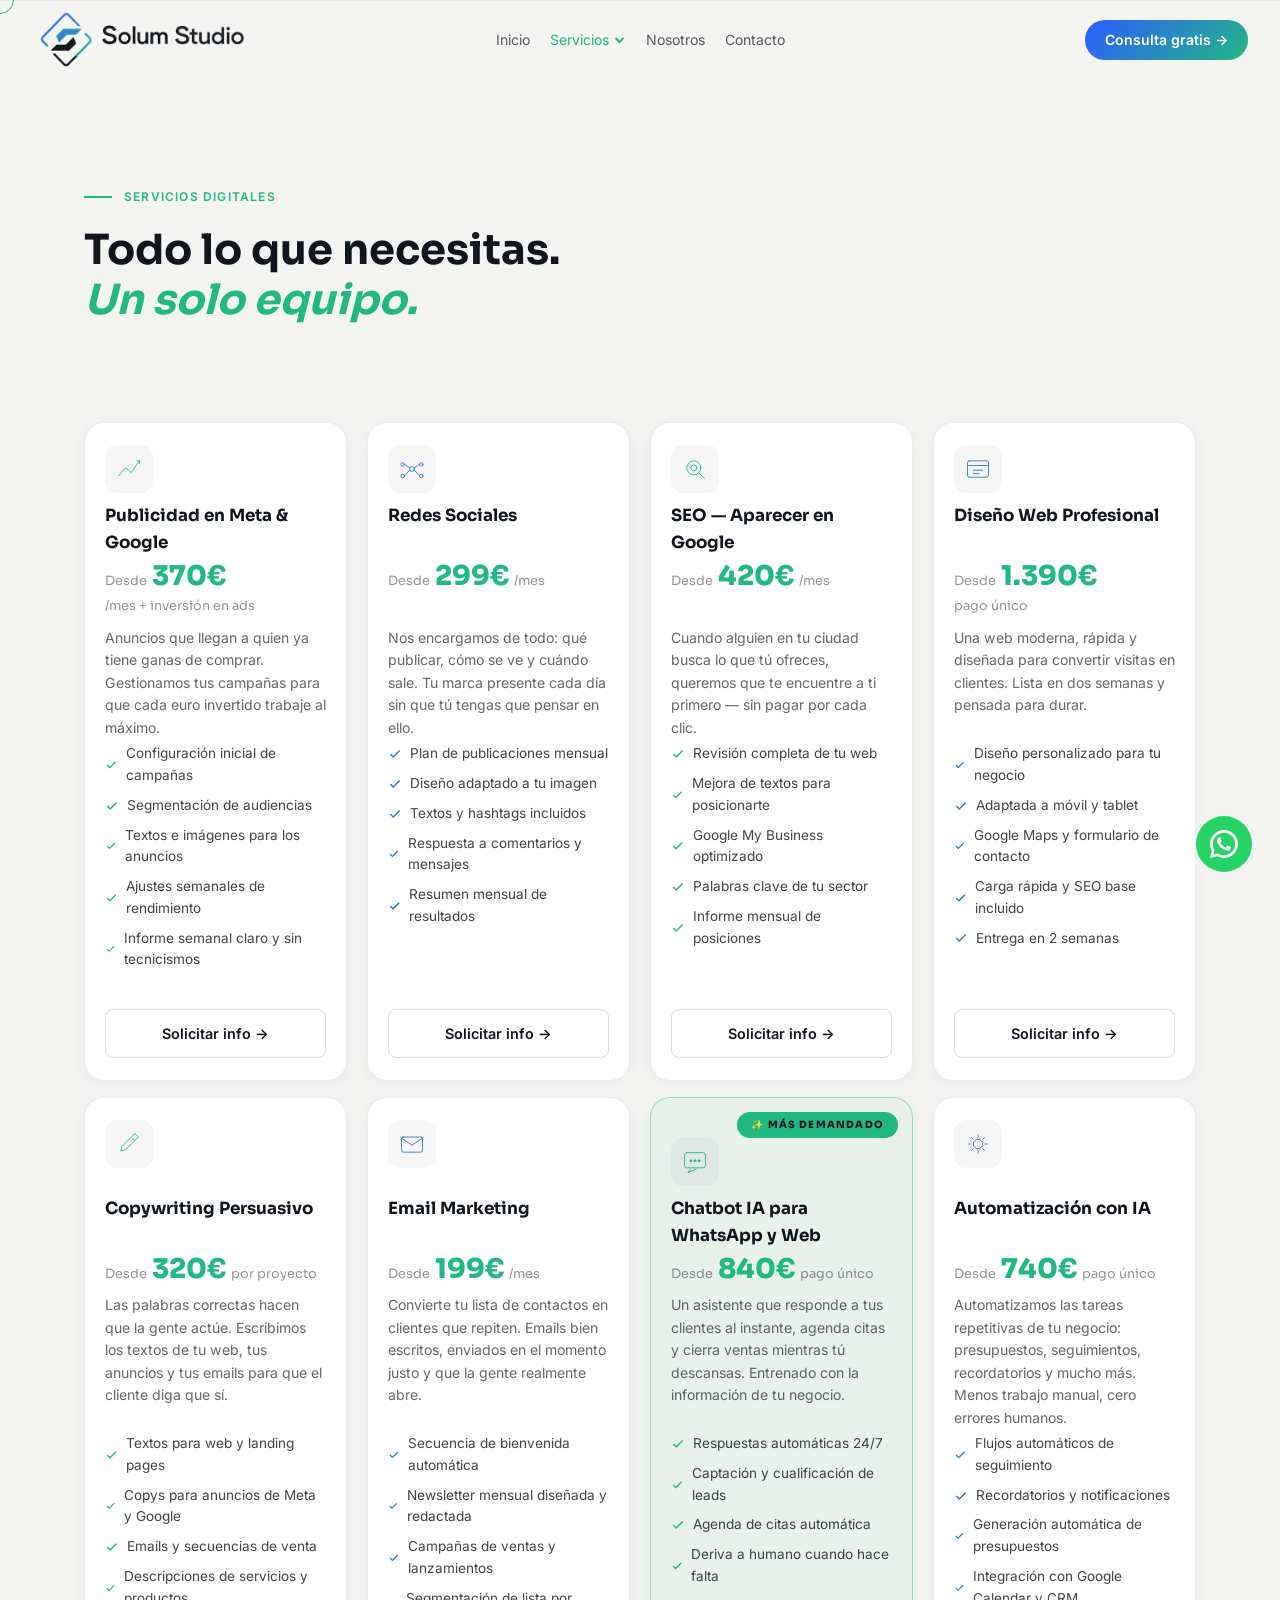
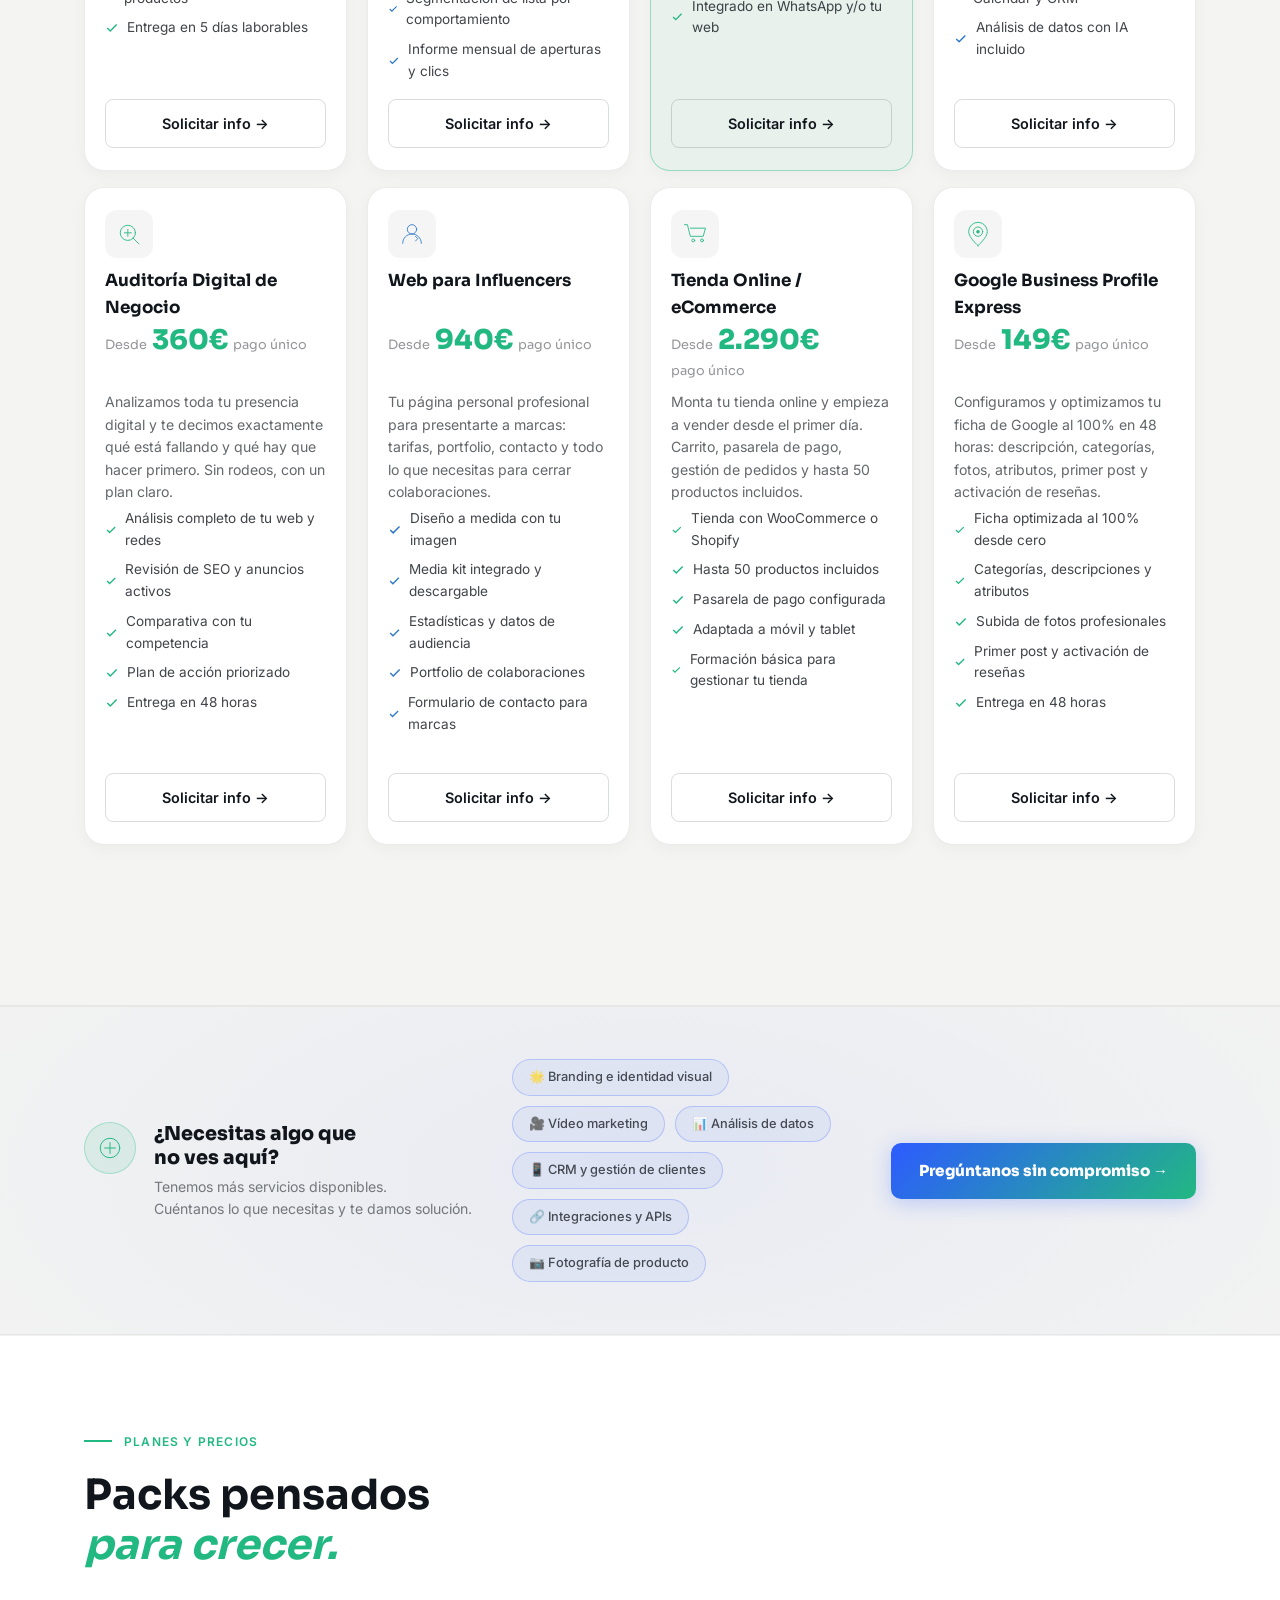
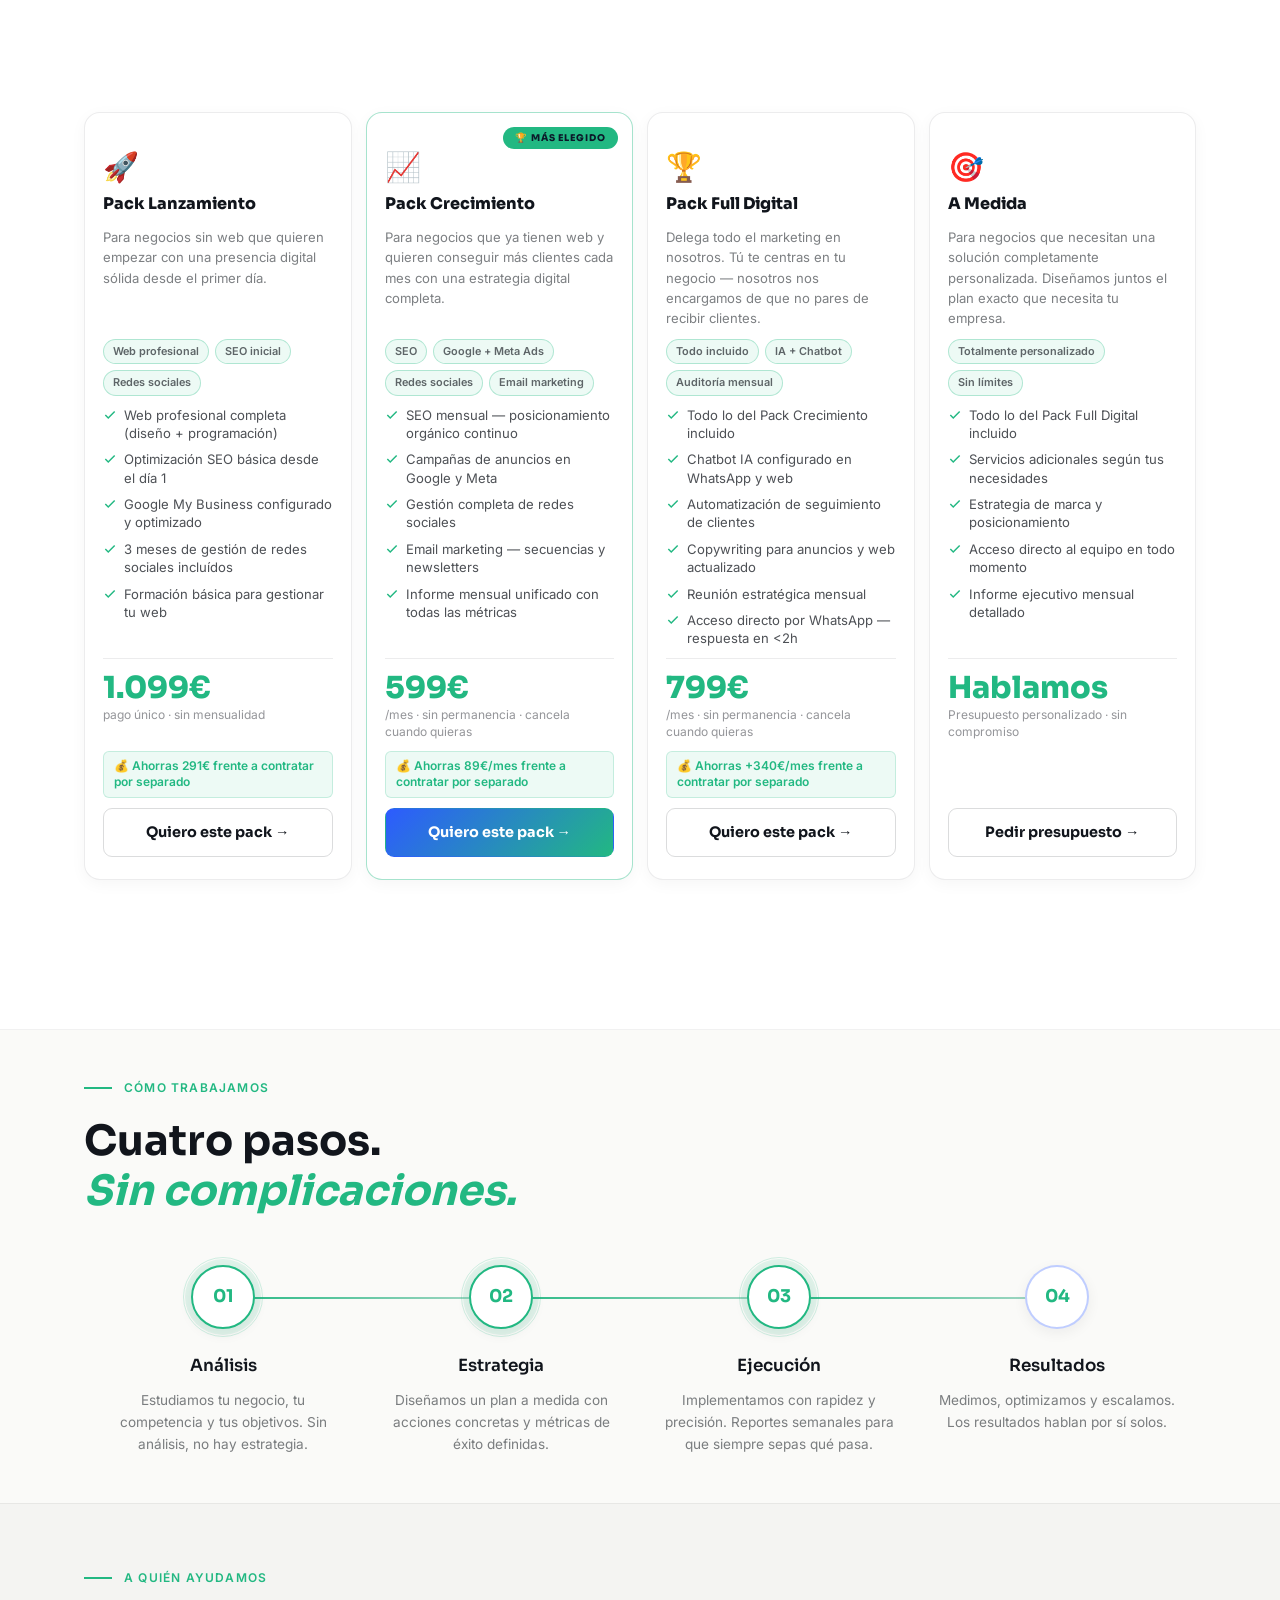
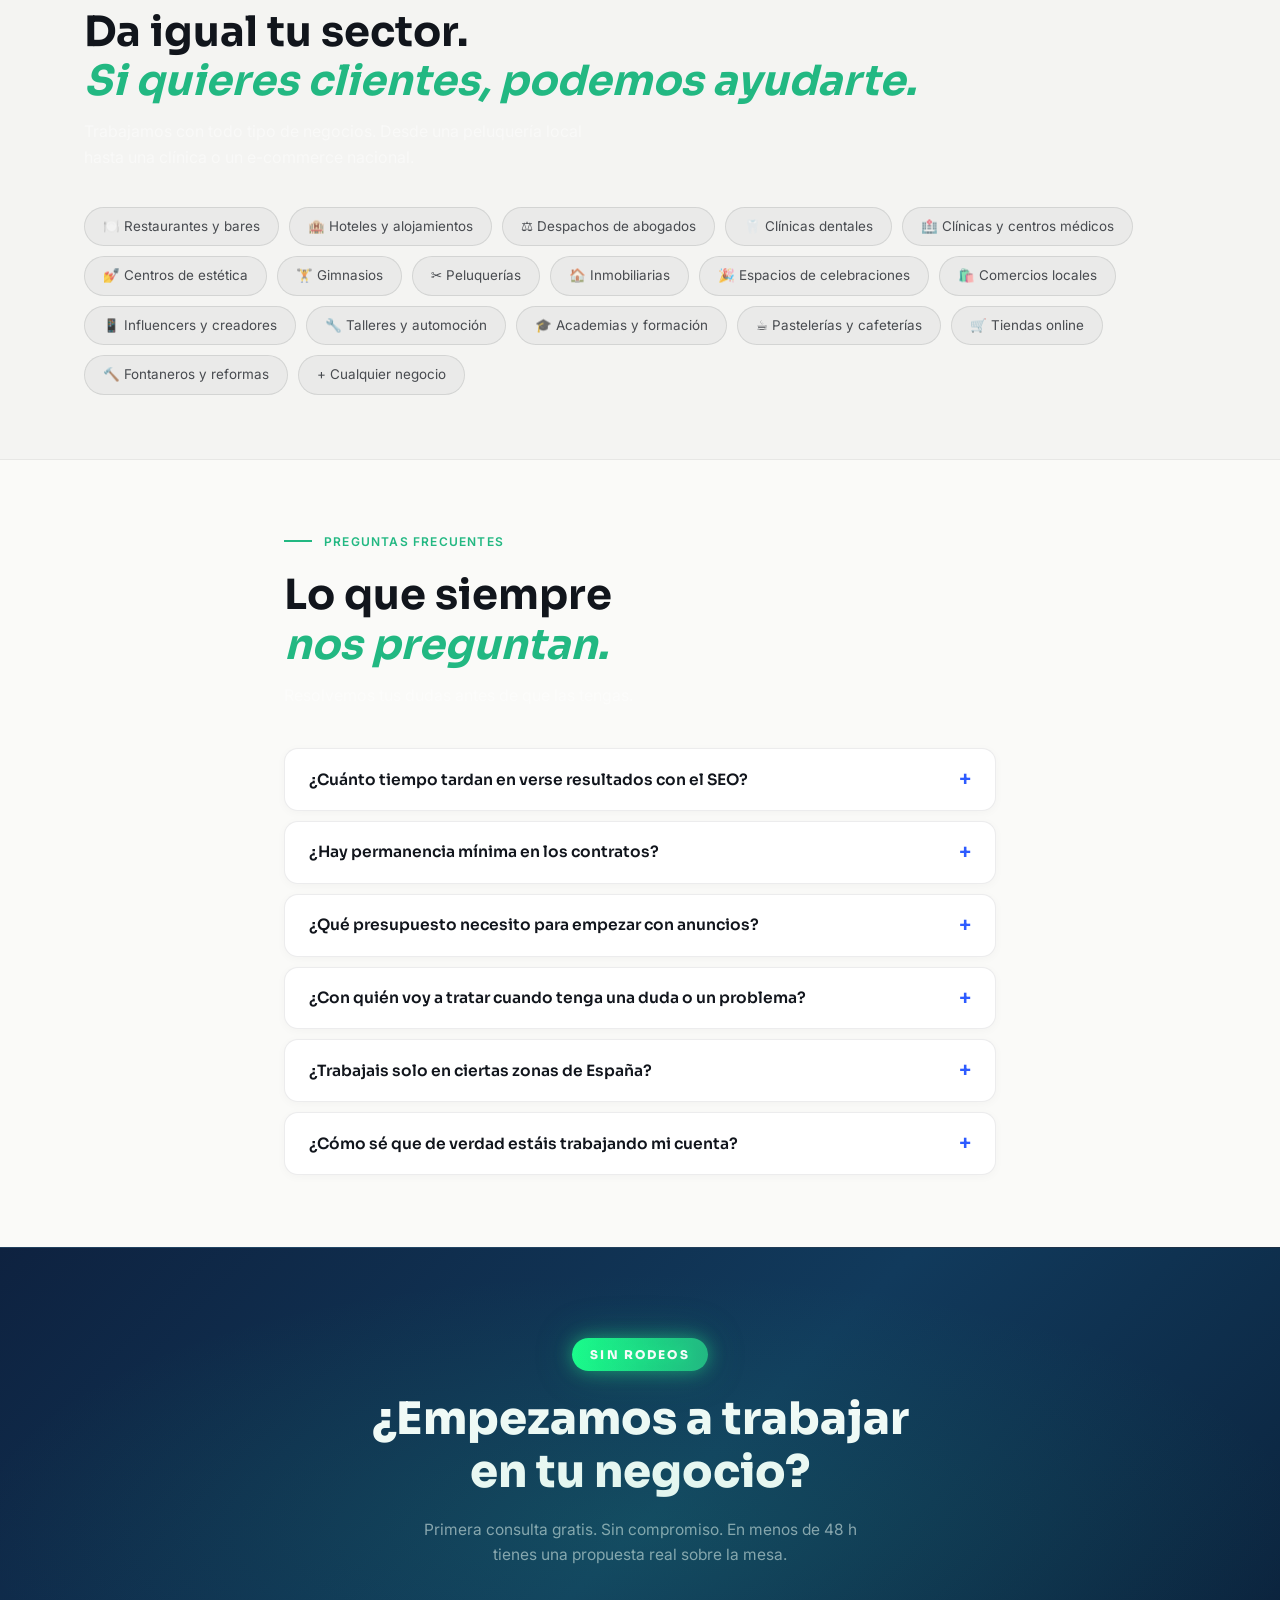
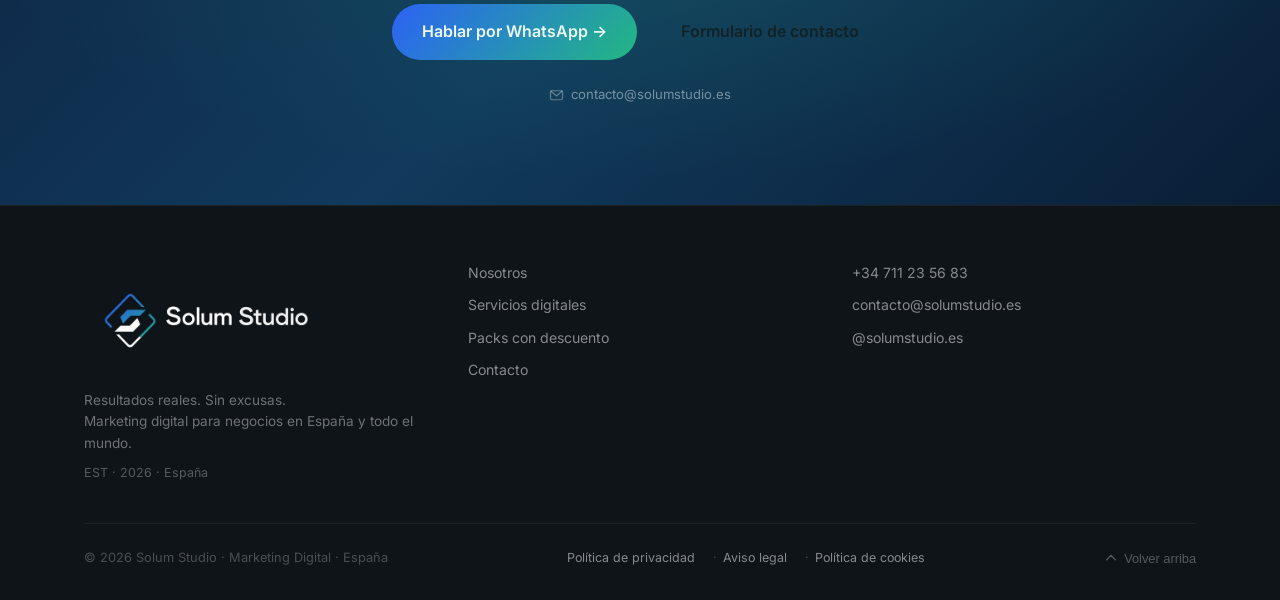
<file: servicios/index.html>
<!DOCTYPE html>
<html lang="es">
<head>
  <meta charset="UTF-8" />
  <link rel="icon" type="image/svg+xml" href="../assets/img/logo/favicon.svg" />
  <meta name="viewport" content="width=device-width, initial-scale=1.0" />
  <title>Servicios de Marketing Digital — Meta Ads, SEO, Diseño Web | Solum Studio</title>
  <meta name="description" content="Meta Ads, Google Ads, SEO, diseño web, redes sociales, email marketing y chatbot IA. Servicios de marketing digital para empresas en España desde 199€/mes." />
  <meta name="keywords" content="servicios marketing digital, Meta Ads España, Google Ads empresa, SEO posicionamiento web, diseño web profesional España" />
  <meta name="robots" content="index, follow" />
  <meta name="author" content="Solum Studio" />
  <meta name="theme-color" content="#FAFAF8" />
  <link rel="canonical" href="https://solumstudio.es/servicios/" />
  <meta property="og:title" content="Servicios de Marketing Digital | Solum Studio" />
  <meta property="og:description" content="Meta Ads, Google Ads, SEO, diseño web y más. Desde 199€/mes sin permanencia." />
  <meta property="og:type" content="website" />
  <meta property="og:url" content="https://solumstudio.es/servicios/" />
  <meta property="og:image" content="https://solumstudio.es/assets/img/logo/logo-whatsapp-500.png" />
  <meta property="og:locale" content="es_ES" />
  <meta name="twitter:card" content="summary_large_image" />
  <meta name="twitter:title" content="Servicios de Marketing Digital | Solum Studio" />
  <meta name="twitter:description" content="Meta Ads, Google Ads, SEO, diseño web y más. Desde 199€/mes." />
  <meta name="twitter:image" content="https://solumstudio.es/assets/img/logo/logo-whatsapp-500.png" />
  <link rel="preconnect" href="https://fonts.googleapis.com" />
  <link rel="preconnect" href="https://fonts.gstatic.com" crossorigin />
  <link rel="stylesheet" href="https://fonts.googleapis.com/css2?family=Sora:wght@400;600;700;800&family=Inter:wght@400;500;600&display=swap" />
  <link rel="stylesheet" href="../styles.css?v=20260630b" />
</head>
<body>

<a href="#main" class="skip-link">Ir al contenido</a>
<div class="cursor" id="cursor" aria-hidden="true"><div class="cursor-ring"></div></div>

<!-- NAV -->
<nav class="nav" id="nav">
  <div class="nav-inner">
    <a href="/" class="nav-logo" aria-label="Solum Studio">
      <img src="../assets/img/logo/logo-nav-grad.png" alt="Solum Studio" class="nav-logo-img" />
    </a>
    <ul class="nav-links" role="list">
      <li><a href="/">Inicio</a></li>
      <li class="nav-dropdown">
        <a href="/servicios/" class="nav-dropdown-toggle" style="color:#22B882">Servicios <svg width="12" height="12" viewBox="0 0 12 12" fill="none" stroke="currentColor" stroke-width="2" aria-hidden="true"><polyline points="2,4 6,8 10,4"/></svg></a>
        <ul class="nav-dropdown-menu" role="list">
          <li><a href="/servicios/" style="color:#22B882">Servicios digitales</a></li>
          <li><a href="/servicios/#precios">Packs con descuento</a></li>
        </ul>
      </li>
      <li><a href="/nosotros/">Nosotros</a></li>
      <li><a href="/#contacto">Contacto</a></li>
    </ul>
    <div class="nav-cta-wrap">
      <a href="https://wa.me/34711235683?text=Hola%2C%20quiero%20una%20consulta%20gratis" class="btn btn-primary nav-cta" target="_blank" rel="noopener">Consulta gratis &rarr;</a>
    </div>
    <button class="nav-toggle" id="navToggle" aria-label="Abrir men&uacute;" aria-expanded="false">
      <span></span><span></span><span></span>
    </button>
  </div>
  <div class="nav-mobile" id="navMobile" aria-hidden="true">
    <ul role="list">
      <li><a href="/">Inicio</a></li>
      <li><a href="/servicios/">Servicios digitales</a></li>
      <li><a href="/servicios/#precios">Packs con descuento</a></li>
      <li><a href="/#contacto">Contacto</a></li>
      <li><a href="/nosotros/">Nosotros</a></li>
    </ul>
    <a href="https://wa.me/34711235683?text=Hola%2C%20quiero%20una%20consulta%20gratis" class="btn btn-primary" target="_blank" rel="noopener">Consulta gratis &rarr;</a>
  </div>
</nav>

<main id="main">

<!-- HEADER -->
<section class="section section-dark" id="servicios" style="padding-top:90px;">
  <div class="services-header">
    <div class="container">
      <div class="eyebrow">
        <div class="eyebrow-line" aria-hidden="true"></div>
        <span class="eyebrow-text">Servicios digitales</span>
      </div>
      <h1 class="section-title reveal" style="text-align:left;">Todo lo que necesitas.<br><em style="color:#22B882;font-style:italic;">Un solo equipo.</em></h1>
    </div>
  </div>

  <div class="services-grid-wrap">
    <div class="container">
      <div class="services-grid">

        <!-- 01 Meta Ads -->
        <article class="service-card-carousel">
          <div class="service-card-glow" style="background:radial-gradient(circle,rgba(34,184,130,.25),transparent)" aria-hidden="true"></div>
          <div class="service-card-top">
            <span class="service-cat" style="color:#22B882;border-color:rgba(34,184,130,.4)">ADS</span>
            <div class="service-icon-carousel" aria-hidden="true">
              <svg viewBox="0 0 48 48" fill="none" stroke="#22B882" stroke-width="1.5" stroke-linecap="round"><polyline points="6,36 18,22 28,30 42,10"/><polyline points="38,10 42,10 42,14"/></svg>
            </div>
          </div>
          <h3 class="service-name">Publicidad en Meta &amp; Google</h3>
          <div class="service-price"><span class="service-price-label">Desde</span> <strong>370&euro;</strong><span>/mes + inversi&oacute;n en ads</span></div>
          <p class="service-desc-carousel">Anuncios que llegan a quien ya tiene ganas de comprar. Gestionamos tus campa&ntilde;as para que cada euro invertido trabaje al m&aacute;ximo.</p>
          <ul class="service-includes-list">
            <li><svg width="14" height="14" viewBox="0 0 24 24" fill="none" stroke="#22B882" stroke-width="2.5"><polyline points="20 6 9 17 4 12"/></svg>Configuraci&oacute;n inicial de campa&ntilde;as</li>
            <li><svg width="14" height="14" viewBox="0 0 24 24" fill="none" stroke="#22B882" stroke-width="2.5"><polyline points="20 6 9 17 4 12"/></svg>Segmentaci&oacute;n de audiencias</li>
            <li><svg width="14" height="14" viewBox="0 0 24 24" fill="none" stroke="#22B882" stroke-width="2.5"><polyline points="20 6 9 17 4 12"/></svg>Textos e im&aacute;genes para los anuncios</li>
            <li><svg width="14" height="14" viewBox="0 0 24 24" fill="none" stroke="#22B882" stroke-width="2.5"><polyline points="20 6 9 17 4 12"/></svg>Ajustes semanales de rendimiento</li>
            <li><svg width="14" height="14" viewBox="0 0 24 24" fill="none" stroke="#22B882" stroke-width="2.5"><polyline points="20 6 9 17 4 12"/></svg>Informe semanal claro y sin tecnicismos</li>
          </ul>
          <a href="https://wa.me/34711235683?text=Hola%2C%20me%20interesa%20la%20publicidad%20en%20Meta%20y%20Google" class="service-cta" target="_blank" rel="noopener">Solicitar info &rarr;</a>
        </article>

        <!-- 02 Redes -->
        <article class="service-card-carousel">
          <div class="service-card-glow" style="background:radial-gradient(circle,rgba(46,120,199,.25),transparent)" aria-hidden="true"></div>
          <div class="service-card-top">
            <span class="service-cat" style="color:#2E78C7;border-color:rgba(46,120,199,.4)">SOCIAL</span>
            <div class="service-icon-carousel" aria-hidden="true">
              <svg viewBox="0 0 48 48" fill="none" stroke="#2E78C7" stroke-width="1.5" stroke-linecap="round"><circle cx="24" cy="24" r="4"/><circle cx="8" cy="16" r="3"/><circle cx="40" cy="16" r="3"/><circle cx="8" cy="36" r="3"/><circle cx="40" cy="36" r="3"/><line x1="11" y1="16" x2="20" y2="22"/><line x1="37" y1="16" x2="28" y2="22"/><line x1="11" y1="36" x2="20" y2="26"/><line x1="37" y1="36" x2="28" y2="26"/></svg>
            </div>
          </div>
          <h3 class="service-name">Redes Sociales</h3>
          <div class="service-price"><span class="service-price-label">Desde</span> <strong>299&euro;</strong><span>/mes</span></div>
          <p class="service-desc-carousel">Nos encargamos de todo: qu&eacute; publicar, c&oacute;mo se ve y cu&aacute;ndo sale. Tu marca presente cada d&iacute;a sin que t&uacute; tengas que pensar en ello.</p>
          <ul class="service-includes-list">
            <li><svg width="14" height="14" viewBox="0 0 24 24" fill="none" stroke="#2E78C7" stroke-width="2.5"><polyline points="20 6 9 17 4 12"/></svg>Plan de publicaciones mensual</li>
            <li><svg width="14" height="14" viewBox="0 0 24 24" fill="none" stroke="#2E78C7" stroke-width="2.5"><polyline points="20 6 9 17 4 12"/></svg>Dise&ntilde;o adaptado a tu imagen</li>
            <li><svg width="14" height="14" viewBox="0 0 24 24" fill="none" stroke="#2E78C7" stroke-width="2.5"><polyline points="20 6 9 17 4 12"/></svg>Textos y hashtags incluidos</li>
            <li><svg width="14" height="14" viewBox="0 0 24 24" fill="none" stroke="#2E78C7" stroke-width="2.5"><polyline points="20 6 9 17 4 12"/></svg>Respuesta a comentarios y mensajes</li>
            <li><svg width="14" height="14" viewBox="0 0 24 24" fill="none" stroke="#2E78C7" stroke-width="2.5"><polyline points="20 6 9 17 4 12"/></svg>Resumen mensual de resultados</li>
          </ul>
          <a href="https://wa.me/34711235683?text=Hola%2C%20me%20interesa%20la%20gesti%C3%B3n%20de%20redes" class="service-cta" target="_blank" rel="noopener">Solicitar info &rarr;</a>
        </article>

        <!-- 03 SEO -->
        <article class="service-card-carousel">
          <div class="service-card-glow" style="background:radial-gradient(circle,rgba(34,184,130,.25),transparent)" aria-hidden="true"></div>
          <div class="service-card-top">
            <span class="service-cat" style="color:#22B882;border-color:rgba(34,184,130,.4)">SEO</span>
            <div class="service-icon-carousel" aria-hidden="true">
              <svg viewBox="0 0 48 48" fill="none" stroke="#22B882" stroke-width="1.5" stroke-linecap="round"><circle cx="22" cy="22" r="12"/><circle cx="22" cy="22" r="5"/><line x1="30" y1="30" x2="40" y2="40"/></svg>
            </div>
          </div>
          <h3 class="service-name">SEO &mdash; Aparecer en Google</h3>
          <div class="service-price"><span class="service-price-label">Desde</span> <strong>420&euro;</strong><span>/mes</span></div>
          <p class="service-desc-carousel">Cuando alguien en tu ciudad busca lo que t&uacute; ofreces, queremos que te encuentre a ti primero &mdash; sin pagar por cada clic.</p>
          <ul class="service-includes-list">
            <li><svg width="14" height="14" viewBox="0 0 24 24" fill="none" stroke="#22B882" stroke-width="2.5"><polyline points="20 6 9 17 4 12"/></svg>Revisi&oacute;n completa de tu web</li>
            <li><svg width="14" height="14" viewBox="0 0 24 24" fill="none" stroke="#22B882" stroke-width="2.5"><polyline points="20 6 9 17 4 12"/></svg>Mejora de textos para posicionarte</li>
            <li><svg width="14" height="14" viewBox="0 0 24 24" fill="none" stroke="#22B882" stroke-width="2.5"><polyline points="20 6 9 17 4 12"/></svg>Google My Business optimizado</li>
            <li><svg width="14" height="14" viewBox="0 0 24 24" fill="none" stroke="#22B882" stroke-width="2.5"><polyline points="20 6 9 17 4 12"/></svg>Palabras clave de tu sector</li>
            <li><svg width="14" height="14" viewBox="0 0 24 24" fill="none" stroke="#22B882" stroke-width="2.5"><polyline points="20 6 9 17 4 12"/></svg>Informe mensual de posiciones</li>
          </ul>
          <a href="https://wa.me/34711235683?text=Hola%2C%20me%20interesa%20el%20SEO" class="service-cta" target="_blank" rel="noopener">Solicitar info &rarr;</a>
        </article>

        <!-- 04 Web -->
        <article class="service-card-carousel">
          <div class="service-card-glow" style="background:radial-gradient(circle,rgba(46,120,199,.25),transparent)" aria-hidden="true"></div>
          <div class="service-card-top">
            <span class="service-cat" style="color:#2E78C7;border-color:rgba(46,120,199,.4)">WEB</span>
            <div class="service-icon-carousel" aria-hidden="true">
              <svg viewBox="0 0 48 48" fill="none" stroke="#2E78C7" stroke-width="1.5" stroke-linecap="round"><rect x="6" y="10" width="36" height="28" rx="3"/><line x1="6" y1="18" x2="42" y2="18"/><line x1="16" y1="26" x2="32" y2="26"/><line x1="16" y1="32" x2="26" y2="32"/></svg>
            </div>
          </div>
          <h3 class="service-name">Dise&ntilde;o Web Profesional</h3>
          <div class="service-price"><span class="service-price-label">Desde</span> <strong>1.390&euro;</strong><span> pago &uacute;nico</span></div>
          <p class="service-desc-carousel">Una web moderna, r&aacute;pida y dise&ntilde;ada para convertir visitas en clientes. Lista en dos semanas y pensada para durar.</p>
          <ul class="service-includes-list">
            <li><svg width="14" height="14" viewBox="0 0 24 24" fill="none" stroke="#2E78C7" stroke-width="2.5"><polyline points="20 6 9 17 4 12"/></svg>Dise&ntilde;o personalizado para tu negocio</li>
            <li><svg width="14" height="14" viewBox="0 0 24 24" fill="none" stroke="#2E78C7" stroke-width="2.5"><polyline points="20 6 9 17 4 12"/></svg>Adaptada a m&oacute;vil y tablet</li>
            <li><svg width="14" height="14" viewBox="0 0 24 24" fill="none" stroke="#2E78C7" stroke-width="2.5"><polyline points="20 6 9 17 4 12"/></svg>Google Maps y formulario de contacto</li>
            <li><svg width="14" height="14" viewBox="0 0 24 24" fill="none" stroke="#2E78C7" stroke-width="2.5"><polyline points="20 6 9 17 4 12"/></svg>Carga r&aacute;pida y SEO base incluido</li>
            <li><svg width="14" height="14" viewBox="0 0 24 24" fill="none" stroke="#2E78C7" stroke-width="2.5"><polyline points="20 6 9 17 4 12"/></svg>Entrega en 2 semanas</li>
          </ul>
          <a href="https://wa.me/34711235683?text=Hola%2C%20me%20interesa%20el%20dise%C3%B1o%20web" class="service-cta" target="_blank" rel="noopener">Solicitar info &rarr;</a>
        </article>

        <!-- 05 Copy -->
        <article class="service-card-carousel">
          <div class="service-card-glow" style="background:radial-gradient(circle,rgba(34,184,130,.25),transparent)" aria-hidden="true"></div>
          <div class="service-card-top">
            <span class="service-cat" style="color:#22B882;border-color:rgba(34,184,130,.4)">COPY</span>
            <div class="service-icon-carousel" aria-hidden="true">
              <svg viewBox="0 0 48 48" fill="none" stroke="#22B882" stroke-width="1.5" stroke-linecap="round"><path d="M36 8L40 12L18 34L10 36L12 28L34 6z"/><line x1="30" y1="14" x2="34" y2="18"/></svg>
            </div>
          </div>
          <h3 class="service-name">Copywriting Persuasivo</h3>
          <div class="service-price"><span class="service-price-label">Desde</span> <strong>320&euro;</strong><span> por proyecto</span></div>
          <p class="service-desc-carousel">Las palabras correctas hacen que la gente act&uacute;e. Escribimos los textos de tu web, tus anuncios y tus emails para que el cliente diga que s&iacute;.</p>
          <ul class="service-includes-list">
            <li><svg width="14" height="14" viewBox="0 0 24 24" fill="none" stroke="#22B882" stroke-width="2.5"><polyline points="20 6 9 17 4 12"/></svg>Textos para web y landing pages</li>
            <li><svg width="14" height="14" viewBox="0 0 24 24" fill="none" stroke="#22B882" stroke-width="2.5"><polyline points="20 6 9 17 4 12"/></svg>Copys para anuncios de Meta y Google</li>
            <li><svg width="14" height="14" viewBox="0 0 24 24" fill="none" stroke="#22B882" stroke-width="2.5"><polyline points="20 6 9 17 4 12"/></svg>Emails y secuencias de venta</li>
            <li><svg width="14" height="14" viewBox="0 0 24 24" fill="none" stroke="#22B882" stroke-width="2.5"><polyline points="20 6 9 17 4 12"/></svg>Descripciones de servicios y productos</li>
            <li><svg width="14" height="14" viewBox="0 0 24 24" fill="none" stroke="#22B882" stroke-width="2.5"><polyline points="20 6 9 17 4 12"/></svg>Entrega en 5 d&iacute;as laborables</li>
          </ul>
          <a href="https://wa.me/34711235683?text=Hola%2C%20me%20interesa%20el%20copywriting" class="service-cta" target="_blank" rel="noopener">Solicitar info &rarr;</a>
        </article>

        <!-- 06 Email -->
        <article class="service-card-carousel">
          <div class="service-card-glow" style="background:radial-gradient(circle,rgba(46,120,199,.25),transparent)" aria-hidden="true"></div>
          <div class="service-card-top">
            <span class="service-cat" style="color:#2E78C7;border-color:rgba(46,120,199,.4)">EMAIL</span>
            <div class="service-icon-carousel" aria-hidden="true">
              <svg viewBox="0 0 48 48" fill="none" stroke="#2E78C7" stroke-width="1.5" stroke-linecap="round"><rect x="6" y="12" width="36" height="26" rx="3"/><polyline points="6,14 24,26 42,14"/></svg>
            </div>
          </div>
          <h3 class="service-name">Email Marketing</h3>
          <div class="service-price"><span class="service-price-label">Desde</span> <strong>199&euro;</strong><span>/mes</span></div>
          <p class="service-desc-carousel">Convierte tu lista de contactos en clientes que repiten. Emails bien escritos, enviados en el momento justo y que la gente realmente abre.</p>
          <ul class="service-includes-list">
            <li><svg width="14" height="14" viewBox="0 0 24 24" fill="none" stroke="#2E78C7" stroke-width="2.5"><polyline points="20 6 9 17 4 12"/></svg>Secuencia de bienvenida autom&aacute;tica</li>
            <li><svg width="14" height="14" viewBox="0 0 24 24" fill="none" stroke="#2E78C7" stroke-width="2.5"><polyline points="20 6 9 17 4 12"/></svg>Newsletter mensual dise&ntilde;ada y redactada</li>
            <li><svg width="14" height="14" viewBox="0 0 24 24" fill="none" stroke="#2E78C7" stroke-width="2.5"><polyline points="20 6 9 17 4 12"/></svg>Campa&ntilde;as de ventas y lanzamientos</li>
            <li><svg width="14" height="14" viewBox="0 0 24 24" fill="none" stroke="#2E78C7" stroke-width="2.5"><polyline points="20 6 9 17 4 12"/></svg>Segmentaci&oacute;n de lista por comportamiento</li>
            <li><svg width="14" height="14" viewBox="0 0 24 24" fill="none" stroke="#2E78C7" stroke-width="2.5"><polyline points="20 6 9 17 4 12"/></svg>Informe mensual de aperturas y clics</li>
          </ul>
          <a href="https://wa.me/34711235683?text=Hola%2C%20me%20interesa%20el%20email%20marketing" class="service-cta" target="_blank" rel="noopener">Solicitar info &rarr;</a>
        </article>

        <!-- 07 Chatbot IA -->
        <article class="service-card-carousel service-card--featured" style="padding-top:40px">
          <div class="service-card-glow" style="background:radial-gradient(circle,rgba(34,184,130,.35),transparent)" aria-hidden="true"></div>
          <div class="service-card-banner">&#10024; M&Aacute;S DEMANDADO</div>
          <div class="service-card-top">
            <div class="service-icon-carousel" aria-hidden="true">
              <svg viewBox="0 0 48 48" fill="none" stroke="#22B882" stroke-width="1.5" stroke-linecap="round"><rect x="6" y="8" width="36" height="26" rx="4"/><path d="M16 36l-4 6 14-6"/><circle cx="17" cy="22" r="2.5" fill="#22B882" stroke="none"/><circle cx="24" cy="22" r="2.5" fill="#22B882" stroke="none"/><circle cx="31" cy="22" r="2.5" fill="#22B882" stroke="none"/></svg>
            </div>
          </div>
          <h3 class="service-name">Chatbot IA para WhatsApp y Web</h3>
          <div class="service-price"><span class="service-price-label">Desde</span> <strong>840&euro;</strong><span> pago &uacute;nico</span></div>
          <p class="service-desc-carousel">Un asistente que responde a tus clientes al instante, agenda citas y cierra ventas mientras t&uacute; descansas. Entrenado con la informaci&oacute;n de tu negocio.</p>
          <ul class="service-includes-list">
            <li><svg width="14" height="14" viewBox="0 0 24 24" fill="none" stroke="#22B882" stroke-width="2.5"><polyline points="20 6 9 17 4 12"/></svg>Respuestas autom&aacute;ticas 24/7</li>
            <li><svg width="14" height="14" viewBox="0 0 24 24" fill="none" stroke="#22B882" stroke-width="2.5"><polyline points="20 6 9 17 4 12"/></svg>Captaci&oacute;n y cualificaci&oacute;n de leads</li>
            <li><svg width="14" height="14" viewBox="0 0 24 24" fill="none" stroke="#22B882" stroke-width="2.5"><polyline points="20 6 9 17 4 12"/></svg>Agenda de citas autom&aacute;tica</li>
            <li><svg width="14" height="14" viewBox="0 0 24 24" fill="none" stroke="#22B882" stroke-width="2.5"><polyline points="20 6 9 17 4 12"/></svg>Deriva a humano cuando hace falta</li>
            <li><svg width="14" height="14" viewBox="0 0 24 24" fill="none" stroke="#22B882" stroke-width="2.5"><polyline points="20 6 9 17 4 12"/></svg>Integrado en WhatsApp y/o tu web</li>
          </ul>
          <a href="https://wa.me/34711235683?text=Hola%2C%20me%20interesa%20el%20chatbot%20con%20IA" class="service-cta" target="_blank" rel="noopener">Solicitar info &rarr;</a>
        </article>

        <!-- 08 Automatización IA -->
        <article class="service-card-carousel">
          <div class="service-card-glow" style="background:radial-gradient(circle,rgba(46,120,199,.25),transparent)" aria-hidden="true"></div>
          <div class="service-card-top">
            <span class="service-cat" style="color:#2E78C7;border-color:rgba(46,120,199,.4)">AUTOMATIZACI&Oacute;N</span>
            <div class="service-icon-carousel" aria-hidden="true">
              <svg viewBox="0 0 48 48" fill="none" stroke="#2E78C7" stroke-width="1.5" stroke-linecap="round"><circle cx="24" cy="24" r="8"/><path d="M24 8v4M24 36v4M8 24h4M36 24h4M13 13l3 3M32 32l3 3M35 13l-3 3M16 32l-3 3"/></svg>
            </div>
          </div>
          <h3 class="service-name">Automatizaci&oacute;n con IA</h3>
          <div class="service-price"><span class="service-price-label">Desde</span> <strong>740&euro;</strong><span> pago &uacute;nico</span></div>
          <p class="service-desc-carousel">Automatizamos las tareas repetitivas de tu negocio: presupuestos, seguimientos, recordatorios y mucho m&aacute;s. Menos trabajo manual, cero errores humanos.</p>
          <ul class="service-includes-list">
            <li><svg width="14" height="14" viewBox="0 0 24 24" fill="none" stroke="#2E78C7" stroke-width="2.5"><polyline points="20 6 9 17 4 12"/></svg>Flujos autom&aacute;ticos de seguimiento</li>
            <li><svg width="14" height="14" viewBox="0 0 24 24" fill="none" stroke="#2E78C7" stroke-width="2.5"><polyline points="20 6 9 17 4 12"/></svg>Recordatorios y notificaciones</li>
            <li><svg width="14" height="14" viewBox="0 0 24 24" fill="none" stroke="#2E78C7" stroke-width="2.5"><polyline points="20 6 9 17 4 12"/></svg>Generaci&oacute;n autom&aacute;tica de presupuestos</li>
            <li><svg width="14" height="14" viewBox="0 0 24 24" fill="none" stroke="#2E78C7" stroke-width="2.5"><polyline points="20 6 9 17 4 12"/></svg>Integraci&oacute;n con Google Calendar y CRM</li>
            <li><svg width="14" height="14" viewBox="0 0 24 24" fill="none" stroke="#2E78C7" stroke-width="2.5"><polyline points="20 6 9 17 4 12"/></svg>An&aacute;lisis de datos con IA incluido</li>
          </ul>
          <a href="https://wa.me/34711235683?text=Hola%2C%20me%20interesa%20la%20automatizaci%C3%B3n%20con%20IA" class="service-cta" target="_blank" rel="noopener">Solicitar info &rarr;</a>
        </article>

        <!-- 09 Auditoría Digital -->
        <article class="service-card-carousel">
          <div class="service-card-glow" style="background:radial-gradient(circle,rgba(34,184,130,.25),transparent)" aria-hidden="true"></div>
          <div class="service-card-top">
            <span class="service-cat" style="color:#22B882;border-color:rgba(34,184,130,.4)">AUDITOR&Iacute;A</span>
            <div class="service-icon-carousel" aria-hidden="true">
              <svg viewBox="0 0 48 48" fill="none" stroke="#22B882" stroke-width="1.5" stroke-linecap="round"><circle cx="22" cy="22" r="13"/><line x1="31" y1="31" x2="41" y2="41"/><line x1="16" y1="22" x2="28" y2="22"/><line x1="22" y1="16" x2="22" y2="28"/></svg>
            </div>
          </div>
          <h3 class="service-name">Auditor&iacute;a Digital de Negocio</h3>
          <div class="service-price"><span class="service-price-label">Desde</span> <strong>360&euro;</strong><span> pago &uacute;nico</span></div>
          <p class="service-desc-carousel">Analizamos toda tu presencia digital y te decimos exactamente qu&eacute; est&aacute; fallando y qu&eacute; hay que hacer primero. Sin rodeos, con un plan claro.</p>
          <ul class="service-includes-list">
            <li><svg width="14" height="14" viewBox="0 0 24 24" fill="none" stroke="#22B882" stroke-width="2.5"><polyline points="20 6 9 17 4 12"/></svg>An&aacute;lisis completo de tu web y redes</li>
            <li><svg width="14" height="14" viewBox="0 0 24 24" fill="none" stroke="#22B882" stroke-width="2.5"><polyline points="20 6 9 17 4 12"/></svg>Revisi&oacute;n de SEO y anuncios activos</li>
            <li><svg width="14" height="14" viewBox="0 0 24 24" fill="none" stroke="#22B882" stroke-width="2.5"><polyline points="20 6 9 17 4 12"/></svg>Comparativa con tu competencia</li>
            <li><svg width="14" height="14" viewBox="0 0 24 24" fill="none" stroke="#22B882" stroke-width="2.5"><polyline points="20 6 9 17 4 12"/></svg>Plan de acci&oacute;n priorizado</li>
            <li><svg width="14" height="14" viewBox="0 0 24 24" fill="none" stroke="#22B882" stroke-width="2.5"><polyline points="20 6 9 17 4 12"/></svg>Entrega en 48 horas</li>
          </ul>
          <a href="https://wa.me/34711235683?text=Hola%2C%20me%20interesa%20la%20auditor%C3%ADa%20digital" class="service-cta" target="_blank" rel="noopener">Solicitar info &rarr;</a>
        </article>

        <!-- 10 Web Influencers -->
        <article class="service-card-carousel">
          <div class="service-card-glow" style="background:radial-gradient(circle,rgba(46,120,199,.25),transparent)" aria-hidden="true"></div>
          <div class="service-card-top">
            <span class="service-cat" style="color:#2E78C7;border-color:rgba(46,120,199,.4)">INFLUENCER</span>
            <div class="service-icon-carousel" aria-hidden="true">
              <svg viewBox="0 0 48 48" fill="none" stroke="#2E78C7" stroke-width="1.5" stroke-linecap="round"><circle cx="24" cy="16" r="8"/><path d="M8 40c0-8.837 7.163-16 16-16s16 7.163 16 16"/><path d="M30 28l4 4-4 4"/></svg>
            </div>
          </div>
          <h3 class="service-name">Web para Influencers</h3>
          <div class="service-price"><span class="service-price-label">Desde</span> <strong>940&euro;</strong><span> pago &uacute;nico</span></div>
          <p class="service-desc-carousel">Tu p&aacute;gina personal profesional para presentarte a marcas: tarifas, portfolio, contacto y todo lo que necesitas para cerrar colaboraciones.</p>
          <ul class="service-includes-list">
            <li><svg width="14" height="14" viewBox="0 0 24 24" fill="none" stroke="#2E78C7" stroke-width="2.5"><polyline points="20 6 9 17 4 12"/></svg>Dise&ntilde;o a medida con tu imagen</li>
            <li><svg width="14" height="14" viewBox="0 0 24 24" fill="none" stroke="#2E78C7" stroke-width="2.5"><polyline points="20 6 9 17 4 12"/></svg>Media kit integrado y descargable</li>
            <li><svg width="14" height="14" viewBox="0 0 24 24" fill="none" stroke="#2E78C7" stroke-width="2.5"><polyline points="20 6 9 17 4 12"/></svg>Estad&iacute;sticas y datos de audiencia</li>
            <li><svg width="14" height="14" viewBox="0 0 24 24" fill="none" stroke="#2E78C7" stroke-width="2.5"><polyline points="20 6 9 17 4 12"/></svg>Portfolio de colaboraciones</li>
            <li><svg width="14" height="14" viewBox="0 0 24 24" fill="none" stroke="#2E78C7" stroke-width="2.5"><polyline points="20 6 9 17 4 12"/></svg>Formulario de contacto para marcas</li>
          </ul>
          <a href="https://wa.me/34711235683?text=Hola%2C%20me%20interesa%20la%20web%20para%20influencers" class="service-cta" target="_blank" rel="noopener">Solicitar info &rarr;</a>
        </article>

        <!-- 11 Tienda Online -->
        <article class="service-card-carousel">
          <div class="service-card-glow" style="background:radial-gradient(circle,rgba(34,184,130,.25),transparent)" aria-hidden="true"></div>
          <div class="service-card-top">
            <span class="service-cat" style="color:#22B882;border-color:rgba(34,184,130,.4)">TIENDA</span>
            <div class="service-icon-carousel" aria-hidden="true">
              <svg viewBox="0 0 48 48" fill="none" stroke="#22B882" stroke-width="1.5" stroke-linecap="round"><path d="M6 8h5l5 20h22l4-14H16"/><circle cx="21" cy="35" r="2.5"/><circle cx="36" cy="35" r="2.5"/></svg>
            </div>
          </div>
          <h3 class="service-name">Tienda Online / eCommerce</h3>
          <div class="service-price"><span class="service-price-label">Desde</span> <strong>2.290&euro;</strong><span> pago &uacute;nico</span></div>
          <p class="service-desc-carousel">Monta tu tienda online y empieza a vender desde el primer d&iacute;a. Carrito, pasarela de pago, gesti&oacute;n de pedidos y hasta 50 productos incluidos.</p>
          <ul class="service-includes-list">
            <li><svg width="14" height="14" viewBox="0 0 24 24" fill="none" stroke="#22B882" stroke-width="2.5"><polyline points="20 6 9 17 4 12"/></svg>Tienda con WooCommerce o Shopify</li>
            <li><svg width="14" height="14" viewBox="0 0 24 24" fill="none" stroke="#22B882" stroke-width="2.5"><polyline points="20 6 9 17 4 12"/></svg>Hasta 50 productos incluidos</li>
            <li><svg width="14" height="14" viewBox="0 0 24 24" fill="none" stroke="#22B882" stroke-width="2.5"><polyline points="20 6 9 17 4 12"/></svg>Pasarela de pago configurada</li>
            <li><svg width="14" height="14" viewBox="0 0 24 24" fill="none" stroke="#22B882" stroke-width="2.5"><polyline points="20 6 9 17 4 12"/></svg>Adaptada a m&oacute;vil y tablet</li>
            <li><svg width="14" height="14" viewBox="0 0 24 24" fill="none" stroke="#22B882" stroke-width="2.5"><polyline points="20 6 9 17 4 12"/></svg>Formaci&oacute;n b&aacute;sica para gestionar tu tienda</li>
          </ul>
          <a href="https://wa.me/34711235683?text=Hola%2C%20me%20interesa%20la%20tienda%20online" class="service-cta" target="_blank" rel="noopener">Solicitar info &rarr;</a>
        </article>

        <!-- 12 Google Business Profile Express -->
        <article class="service-card-carousel">
          <div class="service-card-glow" style="background:radial-gradient(circle,rgba(34,184,130,.25),transparent)" aria-hidden="true"></div>
          <div class="service-card-top">
            <span class="service-cat" style="color:#22B882;border-color:rgba(34,184,130,.4)">LOCAL</span>
            <div class="service-icon-carousel" aria-hidden="true">
              <svg viewBox="0 0 48 48" fill="none" stroke="#22B882" stroke-width="1.5" stroke-linecap="round"><circle cx="24" cy="20" r="8"/><path d="M24 44C24 44 8 30 8 20a16 16 0 0132 0c0 10-16 24-16 24z"/><circle cx="24" cy="20" r="3" fill="#22B882" stroke="none"/></svg>
            </div>
          </div>
          <h3 class="service-name">Google Business Profile Express</h3>
          <div class="service-price"><span class="service-price-label">Desde</span> <strong>149&euro;</strong><span> pago &uacute;nico</span></div>
          <p class="service-desc-carousel">Configuramos y optimizamos tu ficha de Google al 100% en 48 horas: descripci&oacute;n, categor&iacute;as, fotos, atributos, primer post y activaci&oacute;n de rese&ntilde;as.</p>
          <ul class="service-includes-list">
            <li><svg width="14" height="14" viewBox="0 0 24 24" fill="none" stroke="#22B882" stroke-width="2.5"><polyline points="20 6 9 17 4 12"/></svg>Ficha optimizada al 100% desde cero</li>
            <li><svg width="14" height="14" viewBox="0 0 24 24" fill="none" stroke="#22B882" stroke-width="2.5"><polyline points="20 6 9 17 4 12"/></svg>Categor&iacute;as, descripciones y atributos</li>
            <li><svg width="14" height="14" viewBox="0 0 24 24" fill="none" stroke="#22B882" stroke-width="2.5"><polyline points="20 6 9 17 4 12"/></svg>Subida de fotos profesionales</li>
            <li><svg width="14" height="14" viewBox="0 0 24 24" fill="none" stroke="#22B882" stroke-width="2.5"><polyline points="20 6 9 17 4 12"/></svg>Primer post y activaci&oacute;n de rese&ntilde;as</li>
            <li><svg width="14" height="14" viewBox="0 0 24 24" fill="none" stroke="#22B882" stroke-width="2.5"><polyline points="20 6 9 17 4 12"/></svg>Entrega en 48 horas</li>
          </ul>
          <a href="https://wa.me/34711235683?text=Hola%2C%20me%20interesa%20el%20Google%20Business%20Profile%20Express" class="service-cta" target="_blank" rel="noopener">Solicitar info &rarr;</a>
        </article>

      </div>
    </div>
  </div>
</section>

<!-- SERVICES EXTRA -->
<section class="services-extra">
  <div class="services-extra-bg" aria-hidden="true"></div>
  <div class="container">
    <div class="services-extra-inner">
      <div class="services-extra-left">
        <div class="services-extra-icon" aria-hidden="true">
          <svg viewBox="0 0 48 48" fill="none" stroke="#22B882" stroke-width="1.8" stroke-linecap="round" stroke-linejoin="round"><circle cx="24" cy="24" r="18"/><line x1="24" y1="14" x2="24" y2="34"/><line x1="14" y1="24" x2="34" y2="24"/></svg>
        </div>
        <div class="services-extra-text">
          <h3>&iquest;Necesitas algo que<br>no ves aqu&iacute;?</h3>
          <p>Tenemos m&aacute;s servicios disponibles.<br>Cu&eacute;ntanos lo que necesitas y te damos soluci&oacute;n.</p>
        </div>
      </div>
      <div class="services-extra-center">
        <div class="services-extra-tags" aria-label="Otros servicios disponibles">
          <span class="extra-tag">&#127775; Branding e identidad visual</span>
          <span class="extra-tag">&#127909; V&iacute;deo marketing</span>
          <span class="extra-tag">&#128202; An&aacute;lisis de datos</span>
          <span class="extra-tag">&#128241; CRM y gesti&oacute;n de clientes</span>
          <span class="extra-tag">&#128279; Integraciones y APIs</span>
          <span class="extra-tag">&#128247; Fotograf&iacute;a de producto</span>
        </div>
      </div>
      <div class="services-extra-right">
        <a href="https://wa.me/34711235683?text=Hola%2C%20tengo%20una%20consulta%20sobre%20servicios" class="btn-extra-cta" target="_blank" rel="noopener">Preg&uacute;ntanos sin compromiso &rarr;</a>
      </div>
    </div>
  </div>
</section>

<!-- ===================== PACKS / PRECIOS ===================== -->
<section class="section section-dark" id="precios">
  <div class="container">
    <div class="eyebrow">
      <div class="eyebrow-line" aria-hidden="true"></div>
      <span class="eyebrow-text">Planes y precios</span>
    </div>
    <h2 class="section-title reveal" style="text-align:left;">Packs pensados<br><em style="color:#22B882;font-style:italic;">para crecer.</em></h2>
    <p style="color:rgba(255,255,255,.5); margin-top:12px; max-width:560px">Contrata varios servicios juntos y ahorra. Cuanto m&aacute;s completa es tu presencia digital, m&aacute;s r&aacute;pido crecen tus resultados. Sin permanencia &mdash; cancela cuando quieras.</p>

    <div class="packs-grid" style="margin-top:48px">

      <!-- Pack 1 -->
      <div class="pack-card reveal-scale">
        <div class="pack-icon" aria-hidden="true">&#128640;</div>
        <h3 class="pack-name">Pack Lanzamiento</h3>
        <p class="pack-desc">Para negocios sin web que quieren empezar con una presencia digital s&oacute;lida desde el primer d&iacute;a.</p>
        <div class="pack-tags">
          <span>Web profesional</span>
          <span>SEO inicial</span>
          <span>Redes sociales</span>
        </div>
        <ul class="pack-features">
          <li><svg width="14" height="14" viewBox="0 0 24 24" fill="none" stroke="#22B882" stroke-width="2.5"><polyline points="20 6 9 17 4 12"/></svg>Web profesional completa (dise&ntilde;o + programaci&oacute;n)</li>
          <li><svg width="14" height="14" viewBox="0 0 24 24" fill="none" stroke="#22B882" stroke-width="2.5"><polyline points="20 6 9 17 4 12"/></svg>Optimizaci&oacute;n SEO b&aacute;sica desde el d&iacute;a 1</li>
          <li><svg width="14" height="14" viewBox="0 0 24 24" fill="none" stroke="#22B882" stroke-width="2.5"><polyline points="20 6 9 17 4 12"/></svg>Google My Business configurado y optimizado</li>
          <li><svg width="14" height="14" viewBox="0 0 24 24" fill="none" stroke="#22B882" stroke-width="2.5"><polyline points="20 6 9 17 4 12"/></svg>3 meses de gesti&oacute;n de redes sociales inclu&iacute;dos</li>
          <li><svg width="14" height="14" viewBox="0 0 24 24" fill="none" stroke="#22B882" stroke-width="2.5"><polyline points="20 6 9 17 4 12"/></svg>Formaci&oacute;n b&aacute;sica para gestionar tu web</li>
        </ul>
        <div class="pack-price">
          <strong>1.099&euro;</strong>
          <span>pago &uacute;nico &middot; sin mensualidad</span>
        </div>
        <div class="pack-savings">&#128176; Ahorras 291&euro; frente a contratar por separado</div>
        <a href="https://wa.me/34711235683?text=Hola%2C%20me%20interesa%20el%20Pack%20Lanzamiento" class="pack-cta" target="_blank" rel="noopener">Quiero este pack &rarr;</a>
      </div>

      <!-- Pack 2 - Featured -->
      <div class="pack-card pack-card--featured reveal-scale stagger-1">
        <div class="pack-featured-badge">&#127942; M&Aacute;S ELEGIDO</div>
        <div class="pack-icon" aria-hidden="true">&#128200;</div>
        <h3 class="pack-name">Pack Crecimiento</h3>
        <p class="pack-desc">Para negocios que ya tienen web y quieren conseguir m&aacute;s clientes cada mes con una estrategia digital completa.</p>
        <div class="pack-tags">
          <span>SEO</span>
          <span>Google + Meta Ads</span>
          <span>Redes sociales</span>
          <span>Email marketing</span>
        </div>
        <ul class="pack-features">
          <li><svg width="14" height="14" viewBox="0 0 24 24" fill="none" stroke="#22B882" stroke-width="2.5"><polyline points="20 6 9 17 4 12"/></svg>SEO mensual &mdash; posicionamiento org&aacute;nico continuo</li>
          <li><svg width="14" height="14" viewBox="0 0 24 24" fill="none" stroke="#22B882" stroke-width="2.5"><polyline points="20 6 9 17 4 12"/></svg>Campa&ntilde;as de anuncios en Google y Meta</li>
          <li><svg width="14" height="14" viewBox="0 0 24 24" fill="none" stroke="#22B882" stroke-width="2.5"><polyline points="20 6 9 17 4 12"/></svg>Gesti&oacute;n completa de redes sociales</li>
          <li><svg width="14" height="14" viewBox="0 0 24 24" fill="none" stroke="#22B882" stroke-width="2.5"><polyline points="20 6 9 17 4 12"/></svg>Email marketing &mdash; secuencias y newsletters</li>
          <li><svg width="14" height="14" viewBox="0 0 24 24" fill="none" stroke="#22B882" stroke-width="2.5"><polyline points="20 6 9 17 4 12"/></svg>Informe mensual unificado con todas las m&eacute;tricas</li>
        </ul>
        <div class="pack-price">
          <strong>599&euro;</strong>
          <span>/mes &middot; sin permanencia &middot; cancela cuando quieras</span>
        </div>
        <div class="pack-savings">&#128176; Ahorras 89&euro;/mes frente a contratar por separado</div>
        <a href="https://wa.me/34711235683?text=Hola%2C%20me%20interesa%20el%20Pack%20Crecimiento" class="pack-cta pack-cta--featured" target="_blank" rel="noopener">Quiero este pack &rarr;</a>
      </div>

      <!-- Pack 3 -->
      <div class="pack-card reveal-scale stagger-2">
        <div class="pack-icon" aria-hidden="true">&#127942;</div>
        <h3 class="pack-name">Pack Full Digital</h3>
        <p class="pack-desc">Delega todo el marketing en nosotros. T&uacute; te centras en tu negocio &mdash; nosotros nos encargamos de que no pares de recibir clientes.</p>
        <div class="pack-tags">
          <span>Todo incluido</span>
          <span>IA + Chatbot</span>
          <span>Auditor&iacute;a mensual</span>
        </div>
        <ul class="pack-features">
          <li><svg width="14" height="14" viewBox="0 0 24 24" fill="none" stroke="#22B882" stroke-width="2.5"><polyline points="20 6 9 17 4 12"/></svg>Todo lo del Pack Crecimiento incluido</li>
          <li><svg width="14" height="14" viewBox="0 0 24 24" fill="none" stroke="#22B882" stroke-width="2.5"><polyline points="20 6 9 17 4 12"/></svg>Chatbot IA configurado en WhatsApp y web</li>
          <li><svg width="14" height="14" viewBox="0 0 24 24" fill="none" stroke="#22B882" stroke-width="2.5"><polyline points="20 6 9 17 4 12"/></svg>Automatizaci&oacute;n de seguimiento de clientes</li>
          <li><svg width="14" height="14" viewBox="0 0 24 24" fill="none" stroke="#22B882" stroke-width="2.5"><polyline points="20 6 9 17 4 12"/></svg>Copywriting para anuncios y web actualizado</li>
          <li><svg width="14" height="14" viewBox="0 0 24 24" fill="none" stroke="#22B882" stroke-width="2.5"><polyline points="20 6 9 17 4 12"/></svg>Reuni&oacute;n estrat&eacute;gica mensual</li>
          <li><svg width="14" height="14" viewBox="0 0 24 24" fill="none" stroke="#22B882" stroke-width="2.5"><polyline points="20 6 9 17 4 12"/></svg>Acceso directo por WhatsApp &mdash; respuesta en &lt;2h</li>
        </ul>
        <div class="pack-price">
          <strong>799&euro;</strong>
          <span>/mes &middot; sin permanencia &middot; cancela cuando quieras</span>
        </div>
        <div class="pack-savings">&#128176; Ahorras +340&euro;/mes frente a contratar por separado</div>
        <a href="https://wa.me/34711235683?text=Hola%2C%20me%20interesa%20el%20Pack%20Full%20Digital" class="pack-cta" target="_blank" rel="noopener">Quiero este pack &rarr;</a>
      </div>

      <!-- Pack 4 - A Medida -->
      <div class="pack-card reveal-scale stagger-3">
        <div class="pack-icon" aria-hidden="true">&#127919;</div>
        <h3 class="pack-name">A Medida</h3>
        <p class="pack-desc">Para negocios que necesitan una soluci&oacute;n completamente personalizada. Dise&ntilde;amos juntos el plan exacto que necesita tu empresa.</p>
        <div class="pack-tags">
          <span>Totalmente personalizado</span>
          <span>Sin l&iacute;mites</span>
        </div>
        <ul class="pack-features">
          <li><svg width="14" height="14" viewBox="0 0 24 24" fill="none" stroke="#22B882" stroke-width="2.5"><polyline points="20 6 9 17 4 12"/></svg>Todo lo del Pack Full Digital incluido</li>
          <li><svg width="14" height="14" viewBox="0 0 24 24" fill="none" stroke="#22B882" stroke-width="2.5"><polyline points="20 6 9 17 4 12"/></svg>Servicios adicionales seg&uacute;n tus necesidades</li>
          <li><svg width="14" height="14" viewBox="0 0 24 24" fill="none" stroke="#22B882" stroke-width="2.5"><polyline points="20 6 9 17 4 12"/></svg>Estrategia de marca y posicionamiento</li>
          <li><svg width="14" height="14" viewBox="0 0 24 24" fill="none" stroke="#22B882" stroke-width="2.5"><polyline points="20 6 9 17 4 12"/></svg>Acceso directo al equipo en todo momento</li>
          <li><svg width="14" height="14" viewBox="0 0 24 24" fill="none" stroke="#22B882" stroke-width="2.5"><polyline points="20 6 9 17 4 12"/></svg>Informe ejecutivo mensual detallado</li>
        </ul>
        <div class="pack-price pack-price--custom">
          <strong>Hablamos</strong>
          <span>Presupuesto personalizado &middot; sin compromiso</span>
        </div>
        <div class="pack-savings pack-savings--none" aria-hidden="true"></div>
        <a href="https://wa.me/34711235683?text=Hola%2C%20me%20interesa%20un%20plan%20a%20medida" class="pack-cta" target="_blank" rel="noopener">Pedir presupuesto &rarr;</a>
      </div>

    </div>
    <p style="text-align:center; color:rgba(255,255,255,.35); font-size:.82rem; margin-top:32px">Primera consulta gratis &middot; Sin permanencia &middot; Cancela cuando quieras</p>
  </div>
</section>

<!-- ===================== PROCESS ===================== -->
<section class="section" id="proceso" style="padding:48px 0;">
  <div class="container">
    <div class="eyebrow">
      <div class="eyebrow-line" aria-hidden="true"></div>
      <span class="eyebrow-text">C&oacute;mo trabajamos</span>
    </div>
    <h2 class="section-title reveal" style="text-align:left;">Cuatro pasos.<br><em style="color:#22B882;font-style:italic;">Sin complicaciones.</em></h2>
    <div class="process-steps" id="processSteps" style="margin-top:3rem;">
      <div class="process-step" data-step="0">
        <div class="process-node">
          <div class="process-node-ring" aria-hidden="true"></div>
          <span class="process-number">01</span>
        </div>
        <div class="process-connector" aria-hidden="true"><div class="process-connector-fill"></div></div>
        <h3>An&aacute;lisis</h3>
        <p>Estudiamos tu negocio, tu competencia y tus objetivos. Sin an&aacute;lisis, no hay estrategia.</p>
      </div>
      <div class="process-step" data-step="1">
        <div class="process-node">
          <div class="process-node-ring" aria-hidden="true"></div>
          <span class="process-number">02</span>
        </div>
        <div class="process-connector" aria-hidden="true"><div class="process-connector-fill"></div></div>
        <h3>Estrategia</h3>
        <p>Dise&ntilde;amos un plan a medida con acciones concretas y m&eacute;tricas de &eacute;xito definidas.</p>
      </div>
      <div class="process-step" data-step="2">
        <div class="process-node">
          <div class="process-node-ring" aria-hidden="true"></div>
          <span class="process-number">03</span>
        </div>
        <div class="process-connector" aria-hidden="true"><div class="process-connector-fill"></div></div>
        <h3>Ejecuci&oacute;n</h3>
        <p>Implementamos con rapidez y precisi&oacute;n. Reportes semanales para que siempre sepas qu&eacute; pasa.</p>
      </div>
      <div class="process-step" data-step="3">
        <div class="process-node">
          <div class="process-node-ring" aria-hidden="true"></div>
          <span class="process-number">04</span>
        </div>
        <h3>Resultados</h3>
        <p>Medimos, optimizamos y escalamos. Los resultados hablan por s&iacute; solos.</p>
      </div>
    </div>
  </div>
</section>

<!-- ===================== SECTORES ===================== -->
<section class="section section-dark" style="padding:64px 0;">
  <div class="container">
    <div class="eyebrow">
      <div class="eyebrow-line" aria-hidden="true"></div>
      <span class="eyebrow-text">A qui&eacute;n ayudamos</span>
    </div>
    <h2 class="section-title reveal" style="text-align:left; margin-bottom:12px;">Da igual tu sector.<br><em style="color:#22B882;font-style:italic;">Si quieres clientes, podemos ayudarte.</em></h2>
    <p style="color:rgba(255,255,255,.45); margin-bottom:36px; max-width:520px;">Trabajamos con todo tipo de negocios. Desde una peluquer&iacute;a local hasta una cl&iacute;nica o un e-commerce nacional.</p>
    <div class="sectores-tags">
      <span class="sector-tag">🍽️ Restaurantes y bares</span>
      <span class="sector-tag">🏨 Hoteles y alojamientos</span>
      <span class="sector-tag">⚖️ Despachos de abogados</span>
      <span class="sector-tag">🦷 Cl&iacute;nicas dentales</span>
      <span class="sector-tag">🏥 Cl&iacute;nicas y centros m&eacute;dicos</span>
      <span class="sector-tag">💅 Centros de est&eacute;tica</span>
      <span class="sector-tag">🏋️ Gimnasios</span>
      <span class="sector-tag">✂️ Peluquer&iacute;as</span>
      <span class="sector-tag">🏠 Inmobiliarias</span>
      <span class="sector-tag">🎉 Espacios de celebraciones</span>
      <span class="sector-tag">🛍️ Comercios locales</span>
      <span class="sector-tag">📱 Influencers y creadores</span>
      <span class="sector-tag">🔧 Talleres y automoci&oacute;n</span>
      <span class="sector-tag">🎓 Academias y formaci&oacute;n</span>
      <span class="sector-tag">☕ Pasteler&iacute;as y cafeter&iacute;as</span>
      <span class="sector-tag">🛒 Tiendas online</span>
      <span class="sector-tag">🔨 Fontaneros y reformas</span>
      <span class="sector-tag">+ Cualquier negocio</span>
    </div>
  </div>
</section>

<!-- ===================== FAQ ===================== -->
<section class="section" id="faq" style="padding:72px 0;">
  <div class="container" style="max-width:760px;">
    <div class="eyebrow">
      <div class="eyebrow-line" aria-hidden="true"></div>
      <span class="eyebrow-text">Preguntas frecuentes</span>
    </div>
    <h2 class="section-title reveal" style="text-align:left; margin-bottom:12px;">Lo que siempre<br><em style="color:#22B882;font-style:italic;">nos preguntan.</em></h2>
    <p style="color:rgba(255,255,255,.45); margin-bottom:40px;">Resolvemos tus dudas antes de que las tengas.</p>

    <div class="faq-list">

      <div class="faq-item">
        <button class="faq-question" aria-expanded="false">
          &iquest;Cu&aacute;nto tiempo tardan en verse resultados con el SEO?
          <span class="faq-icon" aria-hidden="true">+</span>
        </button>
        <div class="faq-answer">
          <p>El SEO es una inversi&oacute;n a medio plazo, no hay vuelta de hoja. Los primeros movimientos se empiezan a notar entre el segundo y cuarto mes: mejoras de posiciones, algo m&aacute;s de tr&aacute;fico org&aacute;nico. A partir del sexto mes es cuando la cosa se pone seria &mdash; el crecimiento se vuelve constante y cada vez cuesta menos mantenerlo. Lo bueno es que, a diferencia de los anuncios, cuando paras de pagar no desaparece de golpe.</p>
        </div>
      </div>

      <div class="faq-item">
        <button class="faq-question" aria-expanded="false">
          &iquest;Hay permanencia m&iacute;nima en los contratos?
          <span class="faq-icon" aria-hidden="true">+</span>
        </button>
        <div class="faq-answer">
          <p>No hay permanencia. Trabajamos mes a mes y si en alg&uacute;n momento sientes que no est&aacute; funcionando, lo hablamos y si quieres lo dejamos. Eso s&iacute;, pedimos 15 d&iacute;as de preaviso para cerrar todo bien. La idea es que te quedes porque ves resultados, no porque hayas firmado algo.</p>
        </div>
      </div>

      <div class="faq-item">
        <button class="faq-question" aria-expanded="false">
          &iquest;Qu&eacute; presupuesto necesito para empezar con anuncios?
          <span class="faq-icon" aria-hidden="true">+</span>
        </button>
        <div class="faq-answer">
          <p>Con 200&ndash;300&euro;/mes en inversi&oacute;n ya se puede hacer algo decente, aunque depende mucho del sector y la competencia. Nuestra gesti&oacute;n va aparte. Lo que s&iacute; hacemos es ser honestos desde el principio: si tu presupuesto no da para el objetivo que tienes, te lo decimos antes de empezar.</p>
        </div>
      </div>

      <div class="faq-item">
        <button class="faq-question" aria-expanded="false">
          &iquest;Con qui&eacute;n voy a tratar cuando tenga una duda o un problema?
          <span class="faq-icon" aria-hidden="true">+</span>
        </button>
        <div class="faq-answer">
          <p>Directamente con tu equipo, siempre. No hay ning&uacute;n intermediario ni te van a pasar de uno a otro cada dos meses. Tenemos WhatsApp abierto y respondemos el mismo d&iacute;a en horario laboral. Para nosotros eso no es un extra, es la forma normal de trabajar.</p>
        </div>
      </div>

      <div class="faq-item">
        <button class="faq-question" aria-expanded="false">
          &iquest;Trabajais solo en ciertas zonas de Espa&ntilde;a?
          <span class="faq-icon" aria-hidden="true">+</span>
        </button>
        <div class="faq-answer">
          <p>Para nada. Somos 100% remotos y trabajamos con negocios de toda Espa&ntilde;a. Tenemos clientes en ciudades grandes y en sitios peque&ntilde;os donde precisamente hay menos competencia digital y los resultados son m&aacute;s r&aacute;pidos. Sin reuniones presenciales, sin desplazamientos.</p>
        </div>
      </div>

      <div class="faq-item">
        <button class="faq-question" aria-expanded="false">
          &iquest;C&oacute;mo s&eacute; que de verdad est&aacute;is trabajando mi cuenta?
          <span class="faq-icon" aria-hidden="true">+</span>
        </button>
        <div class="faq-answer">
          <p>Cada mes te mandamos un informe con lo que se ha hecho, lo que ha funcionado y lo que vamos a ajustar. Sin tecnicismos, en lenguaje normal. Y si en cualquier momento quieres saber c&oacute;mo va algo, nos escribes y te contamos. La transparencia es una de las pocas cosas en las que no negociamos.</p>
        </div>
      </div>

    </div>
  </div>
</section>

<!-- CTA FINAL -->
<section class="section servicios-cta-final">
  <div class="container">
    <p class="servicios-cta-eyebrow">Sin rodeos</p>
    <h2 class="servicios-cta-title">¿Empezamos a trabajar<br>en tu negocio?</h2>
    <p class="servicios-cta-sub">Primera consulta gratis. Sin compromiso. En menos de 48&nbsp;h tienes una propuesta real sobre la mesa.</p>
    <div class="servicios-cta-btns">
      <a href="https://wa.me/34711235683?text=Hola%2C%20quiero%20una%20consulta%20gratis" class="btn btn-primary btn-lg" target="_blank" rel="noopener">Hablar por WhatsApp &rarr;</a>
      <a href="/#contacto" class="btn btn-outline btn-lg">Formulario de contacto</a>
    </div>
    <p class="servicios-cta-mail"><svg width="15" height="15" viewBox="0 0 20 20" fill="none" stroke="currentColor" stroke-width="1.6" aria-hidden="true"><rect x="2" y="5" width="16" height="12" rx="2"/><polyline points="2,5 10,12 18,5"/></svg> <a href="mailto:contacto@solumstudio.es">contacto@solumstudio.es</a></p>
  </div>
</section>

</main>

<footer class="footer">
  <div class="container">
    <div class="footer-inner">
      <div class="footer-brand">
        <a href="/" class="nav-logo" aria-label="Solum Studio">
          <img src="../assets/img/logo/logo-footer-grad.png" alt="Solum Studio" class="nav-logo-img" height="44" width="auto" />
        </a>
        <p>Resultados reales. Sin excusas.<br>Marketing digital para negocios en Espa&ntilde;a y todo el mundo.</p>
        <p style="font-size:.78rem;color:rgba(255,255,255,.3);margin-top:.5rem;">EST &middot; 2026 &middot; Espa&ntilde;a</p>
      </div>
      <nav class="footer-links" aria-label="Footer navigation">
        <a href="/nosotros/">Nosotros</a>
        <a href="/servicios/">Servicios digitales</a>
        <a href="/servicios/#precios">Packs con descuento</a>
        <a href="/#contacto">Contacto</a>
      </nav>
      <div class="footer-contact">
        <a href="https://wa.me/34711235683" target="_blank" rel="noopener">+34 711 23 56 83</a>
        <a href="mailto:contacto@solumstudio.es">contacto@solumstudio.es</a>
        <a href="https://instagram.com/solumstudio.es" target="_blank" rel="noopener">@solumstudio.es</a>
      </div>
    </div>
    <div class="footer-bottom">
      <p>&copy; 2026 Solum Studio &middot; Marketing Digital &middot; Espa&ntilde;a</p>
      <div class="footer-legal">
        <a href="/privacidad/">Pol&iacute;tica de privacidad</a>
        <a href="/aviso-legal/">Aviso legal</a>
        <a href="/cookies/">Pol&iacute;tica de cookies</a>
      </div>
      <button class="footer-top-btn" id="back-to-top" aria-label="Volver arriba">
        <svg viewBox="0 0 16 16" fill="none" stroke="currentColor" stroke-width="1.5" stroke-linecap="round" aria-hidden="true"><polyline points="3,10 8,5 13,10"/></svg>
        Volver arriba
      </button>
    </div>
  </div>
</footer>

<a href="https://wa.me/34711235683?text=Hola%2C%20quiero%20una%20consulta%20gratis" class="wa-float" target="_blank" rel="noopener" aria-label="Contactar por WhatsApp">
  <svg width="28" height="28" viewBox="0 0 24 24" fill="white" aria-hidden="true"><path d="M17.472 14.382c-.297-.149-1.758-.867-2.03-.967-.273-.099-.471-.148-.67.15-.197.297-.767.966-.94 1.164-.173.199-.347.223-.644.075-.297-.15-1.255-.463-2.39-1.475-.883-.788-1.48-1.761-1.653-2.059-.173-.297-.018-.458.13-.606.134-.133.298-.347.446-.52.149-.174.198-.298.298-.497.099-.198.05-.371-.025-.52-.075-.149-.669-1.612-.916-2.207-.242-.579-.487-.5-.669-.51-.173-.008-.371-.01-.57-.01-.198 0-.52.074-.792.372-.272.297-1.04 1.016-1.04 2.479 0 1.462 1.065 2.875 1.213 3.074.149.198 2.096 3.2 5.077 4.487.709.306 1.262.489 1.694.625.712.227 1.36.195 1.871.118.571-.085 1.758-.719 2.006-1.413.248-.694.248-1.289.173-1.413-.074-.124-.272-.198-.57-.347z"/><path d="M12 0C5.373 0 0 5.373 0 12c0 2.126.553 4.122 1.521 5.855L0 24l6.335-1.502A11.96 11.96 0 0012 24c6.627 0 12-5.373 12-12S18.627 0 12 0zm0 21.6a9.565 9.565 0 01-4.902-1.347l-.352-.208-3.758.891.939-3.658-.228-.373A9.572 9.572 0 012.4 12C2.4 6.698 6.698 2.4 12 2.4S21.6 6.698 21.6 12 17.302 21.6 12 21.6z"/></svg>
</a>

<script src="../lib/manifest.js?v=20260630"></script>
<script src="../main.js?v=20260630b"></script>
</body>
</html>
</file>
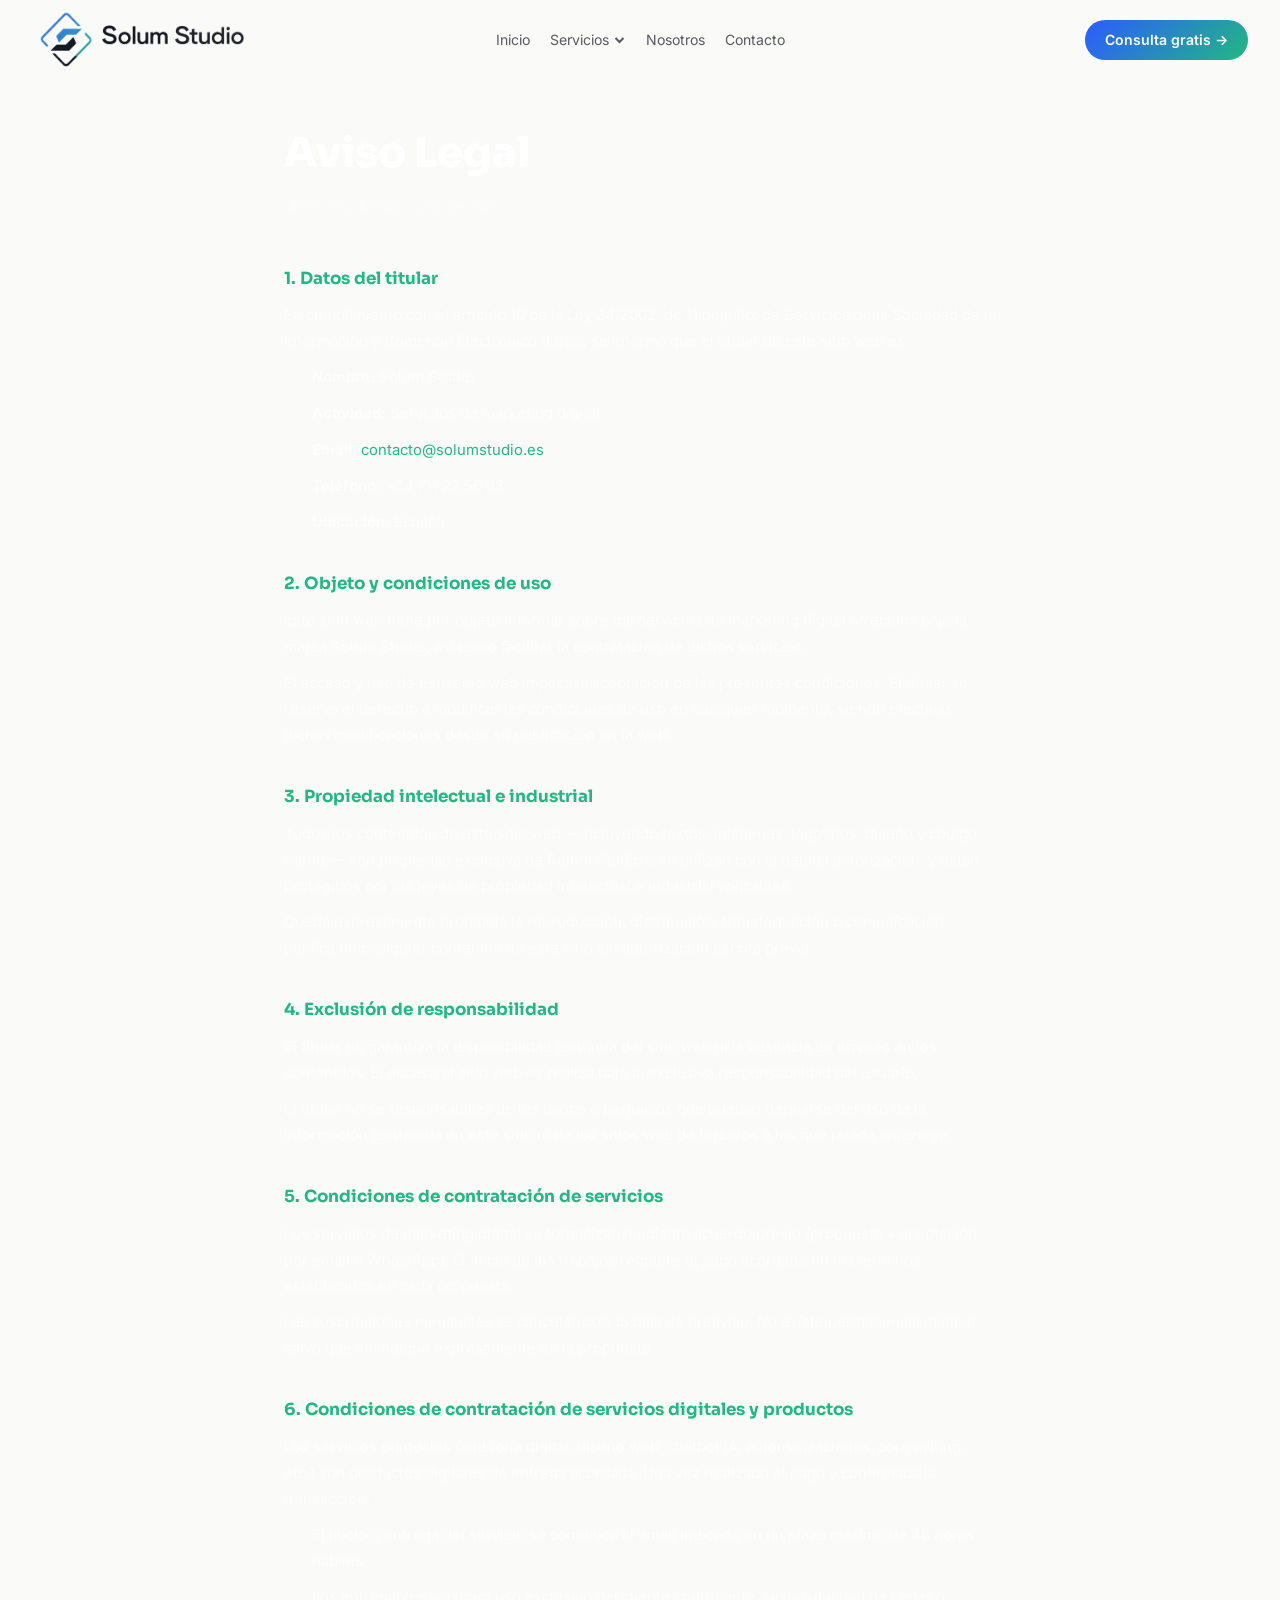
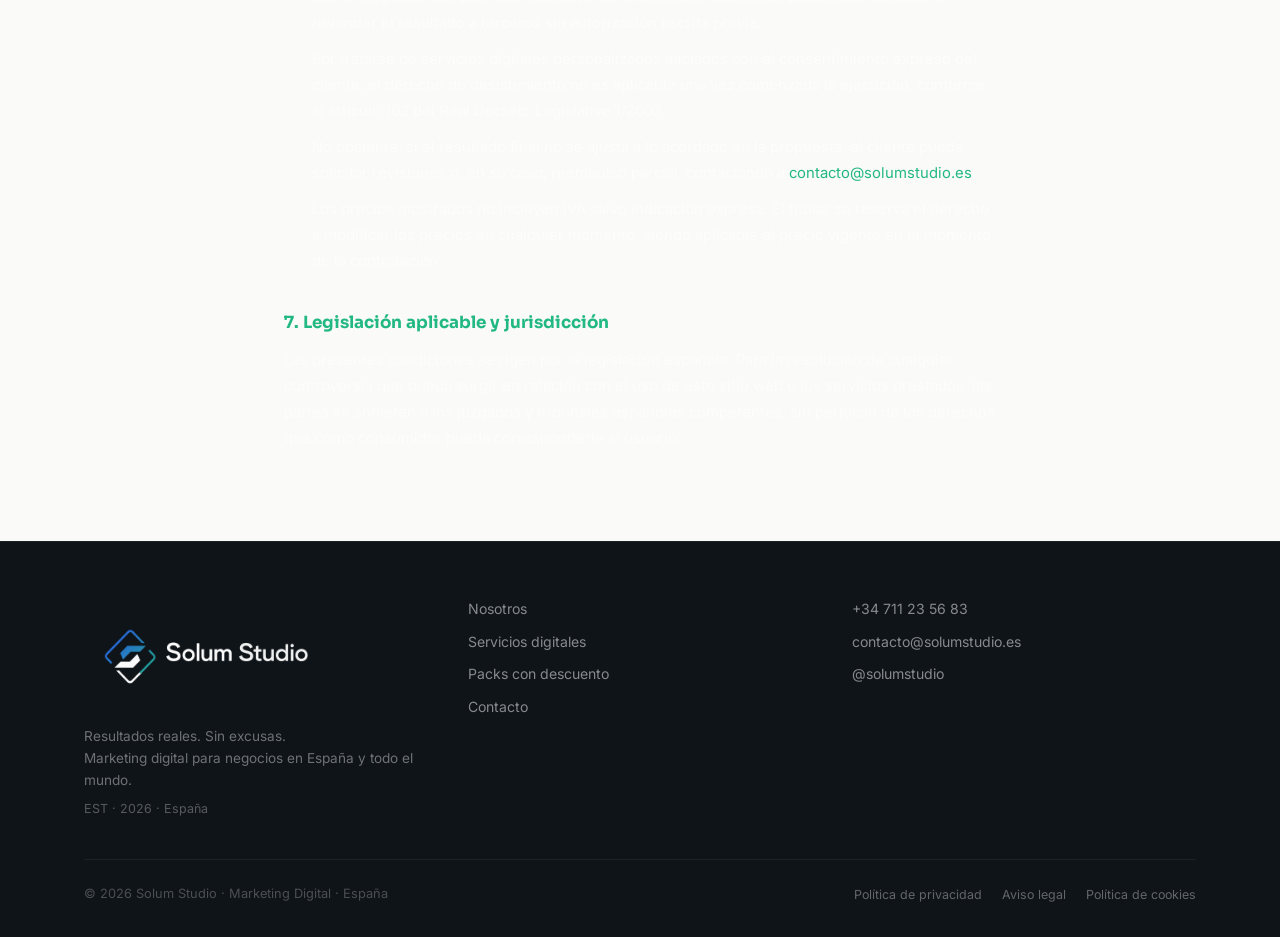
<file: aviso-legal.html>
<!DOCTYPE html>
<html lang="es">
<head>
  <meta charset="UTF-8" />
  <link rel="icon" type="image/svg+xml" href="assets/img/logo/favicon.svg" />
  <meta name="viewport" content="width=device-width, initial-scale=1.0" />
  <title>Aviso Legal — Solum Studio</title>
  <meta name="description" content="Aviso legal de Solum Studio. Información sobre el titular del sitio web y condiciones de uso." />
  <meta name="theme-color" content="#FAFAF8" />
  <link rel="preconnect" href="https://fonts.googleapis.com" />
  <link rel="preconnect" href="https://fonts.gstatic.com" crossorigin />
  <link rel="stylesheet" href="https://fonts.googleapis.com/css2?family=Sora:wght@400;600;700;800&family=Inter:wght@400;500;600&display=swap" />
  <link rel="stylesheet" href="styles.css?v=20260630b" />
  <style>
    .legal-page { padding: 120px 0 80px; }
    .legal-page h1 { font-family:'Sora',sans-serif; font-size:clamp(1.8rem,4vw,2.6rem); font-weight:800; color:#fff; margin-bottom:8px; }
    .legal-page .legal-updated { color:rgba(255,255,255,.35); font-size:.82rem; margin-bottom:48px; }
    .legal-page h2 { font-family:'Sora',sans-serif; font-size:1.05rem; font-weight:700; color:#22B882; margin:36px 0 10px; }
    .legal-page p, .legal-page li { font-family:'Inter',sans-serif; font-size:.93rem; color:rgba(255,255,255,.6); line-height:1.75; margin-bottom:10px; }
    .legal-page ul { padding-left:24px; margin-bottom:10px; }
    .legal-page li::marker { color: rgba(255,255,255,.5); }
    .legal-page li { padding-left:4px; }
    .legal-page a { color:#22B882; text-decoration:none; }
    .legal-page a:hover { text-decoration:underline; }
  </style>
</head>
<body>

<a href="#main" class="skip-link">Ir al contenido</a>

<!-- NAV -->
<nav class="nav" id="nav">
  <div class="nav-inner">
    <a href="/" class="nav-logo" aria-label="Solum Studio">
      <img src="assets/img/logo/logo-nav-grad.png" alt="Solum Studio" class="nav-logo-img" />
    </a>
    <ul class="nav-links" role="list">
      <li><a href="/">Inicio</a></li>
      <li class="nav-dropdown">
        <a href="/servicios/" class="nav-dropdown-toggle">Servicios <svg width="12" height="12" viewBox="0 0 12 12" fill="none" stroke="currentColor" stroke-width="2" aria-hidden="true"><polyline points="2,4 6,8 10,4"/></svg></a>
        <ul class="nav-dropdown-menu" role="list">
          <li><a href="/servicios/">Servicios digitales</a></li>
          <li><a href="/servicios/#precios">Packs con descuento</a></li>
        </ul>
      </li>
      <li><a href="/nosotros/">Nosotros</a></li>
      <li><a href="/#contacto">Contacto</a></li>
    </ul>
    <div class="nav-cta-wrap">
      <a href="https://wa.me/34711235683?text=Hola%2C%20quiero%20una%20consulta%20gratis" class="btn btn-primary nav-cta" target="_blank" rel="noopener">Consulta gratis &rarr;</a>
    </div>
    <button class="nav-toggle" id="navToggle" aria-label="Abrir men&uacute;" aria-expanded="false">
      <span></span><span></span><span></span>
    </button>
  </div>
  <div class="nav-mobile" id="navMobile" aria-hidden="true">
    <ul role="list">
      <li><a href="/">Inicio</a></li>
      <li><a href="/servicios/">Servicios digitales</a></li>
      <li><a href="/servicios/#precios">Packs con descuento</a></li>
      <li><a href="/#contacto">Contacto</a></li>
      <li><a href="/nosotros/">Nosotros</a></li>
    </ul>
    <a href="https://wa.me/34711235683?text=Hola%2C%20quiero%20una%20consulta%20gratis" class="btn btn-primary" target="_blank" rel="noopener">Consulta gratis &rarr;</a>
  </div>
</nav>

<main id="main">
<section class="legal-page">
  <div class="container" style="max-width:760px;">

    <h1>Aviso Legal</h1>
    <p class="legal-updated">&#218;ltima actualizaci&oacute;n: junio de 2026</p>

    <h2>1. Datos del titular</h2>
    <p>En cumplimiento con el art&iacute;culo 10 de la Ley 34/2002, de 11 de julio, de Servicios de la Sociedad de la Informaci&oacute;n y Comercio Electr&oacute;nico (LSSI), se informa que el titular de este sitio web es:</p>
    <ul>
      <li><strong>Nombre:</strong> Solum Studio</li>
      <li><strong>Actividad:</strong> Servicios de marketing digital</li>
      <li><strong>Email:</strong> <a href="mailto:contacto@solumstudio.es">contacto@solumstudio.es</a></li>
      <li><strong>Tel&eacute;fono:</strong> +34 711 23 56 83</li>
      <li><strong>Ubicaci&oacute;n:</strong> Espa&ntilde;a</li>
    </ul>

    <h2>2. Objeto y condiciones de uso</h2>
    <p>Este sitio web tiene por objeto informar sobre los servicios de marketing digital ofrecidos bajo la marca Solum Studio, as&iacute; como facilitar la contrataci&oacute;n de dichos servicios.</p>
    <p>El acceso y uso de este sitio web implica la aceptaci&oacute;n de las presentes condiciones. El titular se reserva el derecho a modificar las condiciones de uso en cualquier momento, siendo efectivas dichas modificaciones desde su publicaci&oacute;n en la web.</p>

    <h2>3. Propiedad intelectual e industrial</h2>
    <p>Todos los contenidos de este sitio web &mdash;incluyendo textos, im&aacute;genes, logotipos, dise&ntilde;o y c&oacute;digo fuente&mdash; son propiedad exclusiva de Solum Studio o se utilizan con la debida autorizaci&oacute;n, y est&aacute;n protegidos por las leyes de propiedad intelectual e industrial aplicables.</p>
    <p>Queda expresamente prohibida la reproducci&oacute;n, distribuci&oacute;n, transformaci&oacute;n o comunicaci&oacute;n p&uacute;blica de cualquier contenido de este sitio sin autorizaci&oacute;n escrita previa.</p>

    <h2>4. Exclusi&oacute;n de responsabilidad</h2>
    <p>El titular no garantiza la disponibilidad continua del sitio web ni la ausencia de errores en los contenidos. El acceso al sitio web se realiza bajo la exclusiva responsabilidad del usuario.</p>
    <p>El titular no se responsabiliza de los da&ntilde;os o perjuicios que puedan derivarse del uso de la informaci&oacute;n contenida en este sitio ni de los sitios web de terceros a los que pueda enlazarse.</p>

    <h2>5. Condiciones de contrataci&oacute;n de servicios</h2>
    <p>Los servicios de marketing digital se formalizan mediante acuerdo previo (propuesta + aceptaci&oacute;n por email o WhatsApp). El inicio de los trabajos requiere el pago acordado en los t&eacute;rminos establecidos en cada propuesta.</p>
    <p>Las suscripciones mensuales se cancelan con 15 d&iacute;as de preaviso. No existe permanencia m&iacute;nima salvo que se indique expresamente en la propuesta.</p>

    <h2>6. Condiciones de contrataci&oacute;n de servicios digitales y productos</h2>
    <p>Los servicios puntuales (auditor&iacute;a digital, dise&ntilde;o web, chatbot IA, automatizaciones, copywriting, etc.) son productos digitales de entrega acordada. Una vez realizado el pago y confirmada la transacci&oacute;n:</p>
    <ul>
      <li>El inicio o entrega del servicio se comunica al email indicado en un plazo m&aacute;ximo de 48 horas h&aacute;biles.</li>
      <li>Los entregables son para uso exclusivo del cliente contratante, sin posibilidad de ceder o revender el resultado a terceros sin autorizaci&oacute;n escrita previa.</li>
      <li>Por tratarse de servicios digitales personalizados iniciados con el consentimiento expreso del cliente, el derecho de desistimiento no es aplicable una vez comenzada la ejecuci&oacute;n, conforme al art&iacute;culo 103 del Real Decreto Legislativo 1/2007.</li>
      <li>No obstante, si el resultado final no se ajusta a lo acordado en la propuesta, el cliente puede solicitar revisiones o, en su caso, reembolso parcial, contactando a <a href="mailto:contacto@solumstudio.es">contacto@solumstudio.es</a>.</li>
      <li>Los precios mostrados no incluyen IVA salvo indicaci&oacute;n expresa. El titular se reserva el derecho a modificar los precios en cualquier momento, siendo aplicable el precio vigente en el momento de la contrataci&oacute;n.</li>
    </ul>

    <h2>7. Legislaci&oacute;n aplicable y jurisdicci&oacute;n</h2>
    <p>Las presentes condiciones se rigen por la legislaci&oacute;n espa&ntilde;ola. Para la resoluci&oacute;n de cualquier controversia que pueda surgir en relaci&oacute;n con el uso de este sitio web o los servicios prestados, las partes se someten a los juzgados y tribunales espa&ntilde;oles competentes, sin perjuicio de los derechos que como consumidor pueda corresponderle al usuario.</p>

  </div>
</section>
</main>

<footer class="footer">
  <div class="container">
    <div class="footer-inner">
      <div class="footer-brand">
        <a href="/" class="nav-logo" aria-label="Solum Studio">
          <img src="assets/img/logo/logo-footer-grad.png" alt="Solum Studio" class="nav-logo-img" height="44" width="auto" />
        </a>
        <p>Resultados reales. Sin excusas.<br>Marketing digital para negocios en Espa&ntilde;a y todo el mundo.</p>
        <p style="font-size:.78rem;color:rgba(255,255,255,.3);margin-top:.5rem;">EST &middot; 2026 &middot; Espa&ntilde;a</p>
      </div>
      <nav class="footer-links" aria-label="Footer navigation">
        <a href="/nosotros/">Nosotros</a>
        <a href="/servicios/">Servicios digitales</a>
        <a href="/servicios/#precios">Packs con descuento</a>
        <a href="/#contacto">Contacto</a>
      </nav>
      <div class="footer-contact">
        <a href="https://wa.me/34711235683" target="_blank" rel="noopener">+34 711 23 56 83</a>
        <a href="mailto:contacto@solumstudio.es">contacto@solumstudio.es</a>
        <a href="https://instagram.com/solumstudio.es" target="_blank" rel="noopener">@solumstudio</a>
      </div>
    </div>
    <div class="footer-bottom">
      <p>&copy; 2026 Solum Studio &middot; Marketing Digital &middot; Espa&ntilde;a</p>
      <div style="display:flex;gap:20px;align-items:center;flex-wrap:wrap;">
        <a href="/privacidad/" style="color:rgba(255,255,255,.35);font-size:.78rem;text-decoration:none;">Pol&iacute;tica de privacidad</a>
        <a href="/aviso-legal/" style="color:rgba(255,255,255,.35);font-size:.78rem;text-decoration:none;">Aviso legal</a>
        <a href="/cookies/" style="color:rgba(255,255,255,.35);font-size:.78rem;text-decoration:none;">Pol&iacute;tica de cookies</a>
      </div>
    </div>
  </div>
</footer>

<script src="lib/manifest.js?v=20260630"></script>
<script src="main.js?v=20260630b"></script>
</body>
</html>
</file>
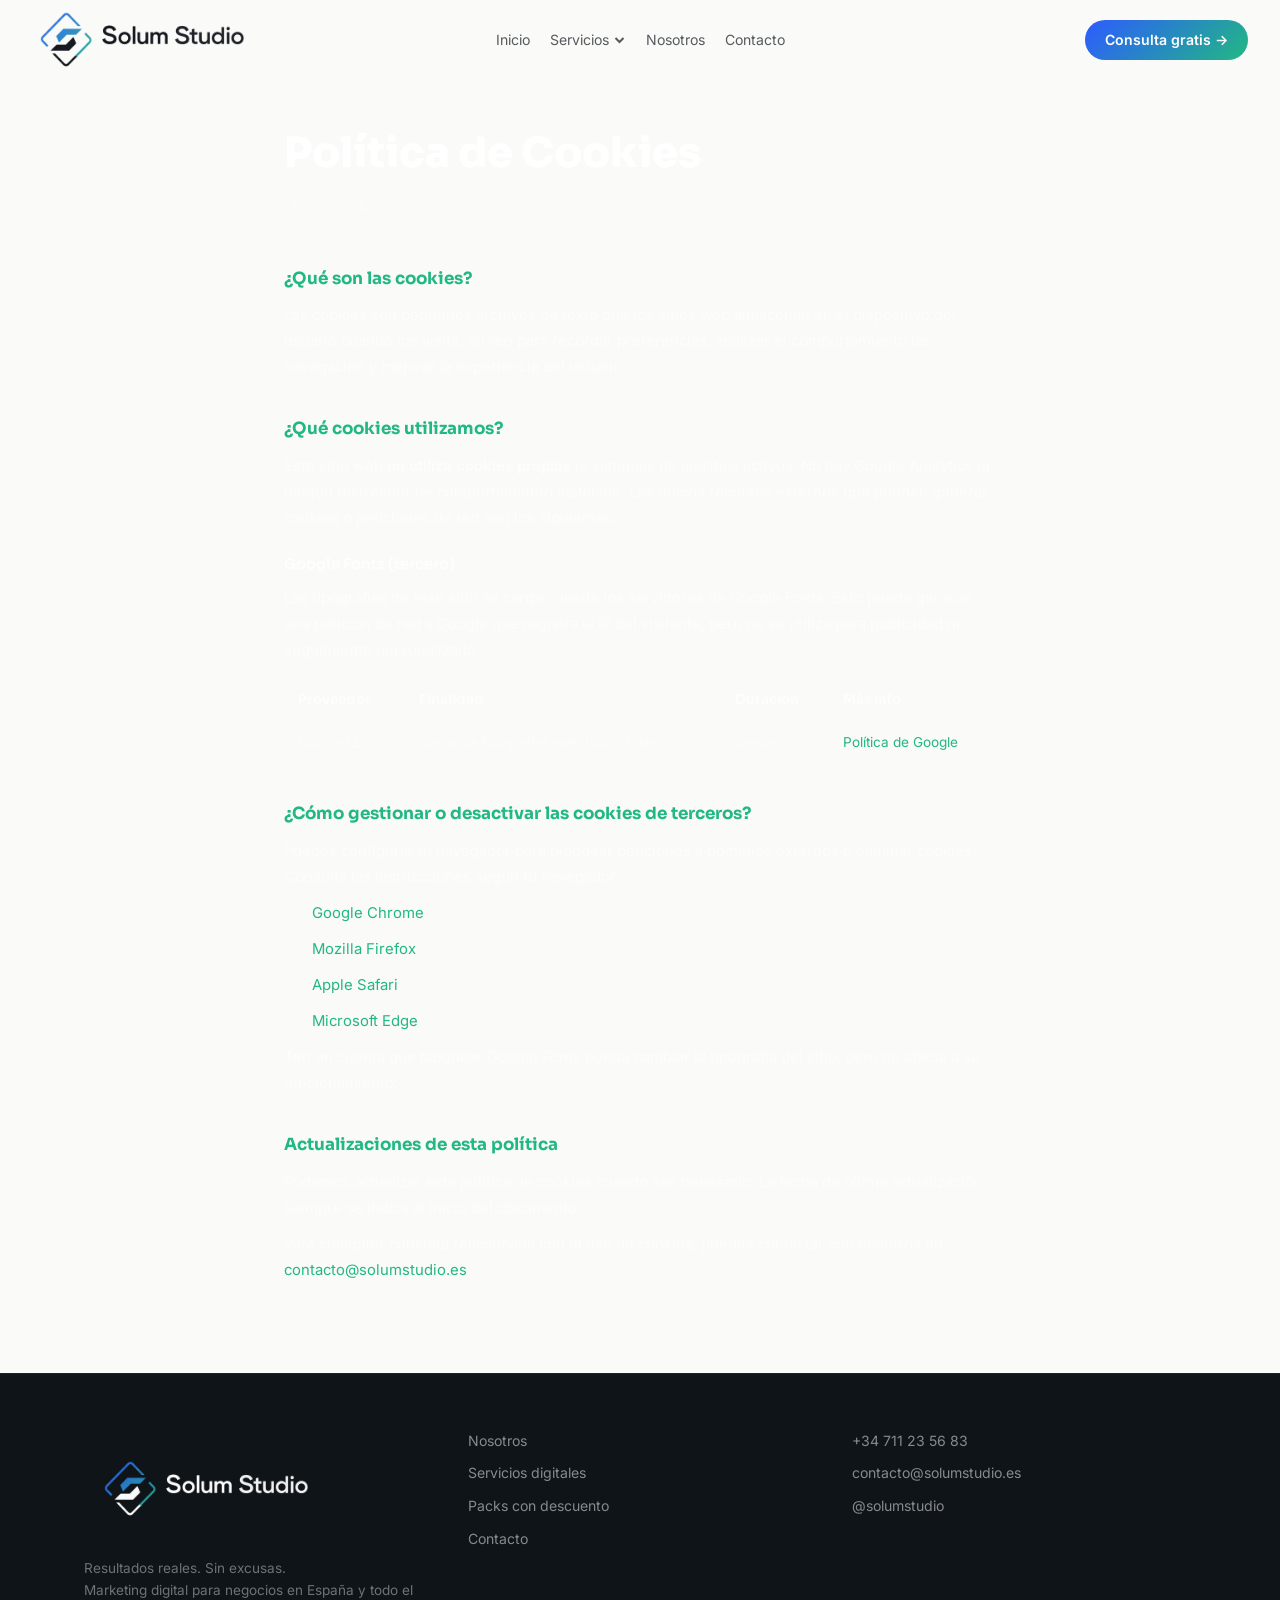
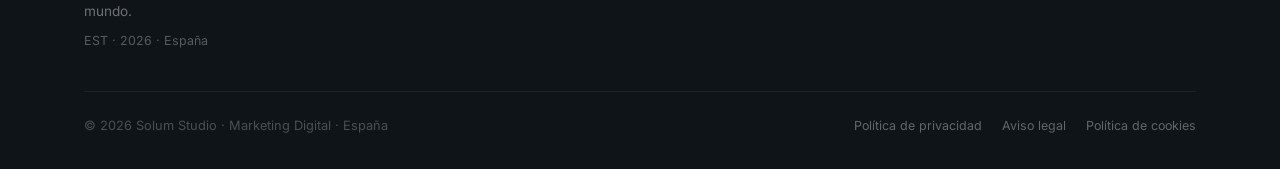
<file: cookies.html>
<!DOCTYPE html>
<html lang="es">
<head>
  <meta charset="UTF-8" />
  <link rel="icon" type="image/svg+xml" href="assets/img/logo/favicon.svg" />
  <meta name="viewport" content="width=device-width, initial-scale=1.0" />
  <title>Política de Cookies — Solum Studio</title>
  <meta name="description" content="Política de cookies de Solum Studio. Información sobre las cookies que utilizamos." />
  <meta name="theme-color" content="#FAFAF8" />
  <link rel="preconnect" href="https://fonts.googleapis.com" />
  <link rel="preconnect" href="https://fonts.gstatic.com" crossorigin />
  <link rel="stylesheet" href="https://fonts.googleapis.com/css2?family=Sora:wght@400;600;700;800&family=Inter:wght@400;500;600&display=swap" />
  <link rel="stylesheet" href="styles.css?v=20260630b" />
  <style>
    .legal-page { padding: 120px 0 80px; }
    .legal-page h1 { font-family:'Sora',sans-serif; font-size:clamp(1.8rem,4vw,2.6rem); font-weight:800; color:#fff; margin-bottom:8px; }
    .legal-page .legal-updated { color:rgba(255,255,255,.35); font-size:.82rem; margin-bottom:48px; }
    .legal-page h2 { font-family:'Sora',sans-serif; font-size:1.05rem; font-weight:700; color:#22B882; margin:36px 0 10px; }
    .legal-page h3 { font-family:'Sora',sans-serif; font-size:.93rem; font-weight:600; color:rgba(255,255,255,.8); margin:22px 0 8px; }
    .legal-page p, .legal-page li { font-family:'Inter',sans-serif; font-size:.93rem; color:rgba(255,255,255,.6); line-height:1.75; margin-bottom:10px; }
    .legal-page ul { padding-left:24px; margin-bottom:10px; }
    .legal-page li::marker { color: rgba(255,255,255,.5); }
    .legal-page li { padding-left:4px; }
    .legal-page a { color:#22B882; text-decoration:none; }
    .legal-page a:hover { text-decoration:underline; }
    .cookie-table { width:100%; border-collapse:collapse; margin:16px 0 24px; font-size:.85rem; }
    .cookie-table th { text-align:left; padding:10px 14px; background:rgba(255,255,255,.05); color:rgba(255,255,255,.7); font-family:'Sora',sans-serif; font-weight:600; border-bottom:1px solid rgba(255,255,255,.1); }
    .cookie-table td { padding:10px 14px; color:rgba(255,255,255,.5); border-bottom:1px solid rgba(255,255,255,.06); vertical-align:top; }
  </style>
</head>
<body>

<a href="#main" class="skip-link">Ir al contenido</a>

<!-- NAV -->
<nav class="nav" id="nav">
  <div class="nav-inner">
    <a href="/" class="nav-logo" aria-label="Solum Studio">
      <img src="assets/img/logo/logo-nav-grad.png" alt="Solum Studio" class="nav-logo-img" />
    </a>
    <ul class="nav-links" role="list">
      <li><a href="/">Inicio</a></li>
      <li class="nav-dropdown">
        <a href="/servicios/" class="nav-dropdown-toggle">Servicios <svg width="12" height="12" viewBox="0 0 12 12" fill="none" stroke="currentColor" stroke-width="2" aria-hidden="true"><polyline points="2,4 6,8 10,4"/></svg></a>
        <ul class="nav-dropdown-menu" role="list">
          <li><a href="/servicios/">Servicios digitales</a></li>
          <li><a href="/servicios/#precios">Packs con descuento</a></li>
        </ul>
      </li>
      <li><a href="/nosotros/">Nosotros</a></li>
      <li><a href="/#contacto">Contacto</a></li>
    </ul>
    <div class="nav-cta-wrap">
      <a href="https://wa.me/34711235683?text=Hola%2C%20quiero%20una%20consulta%20gratis" class="btn btn-primary nav-cta" target="_blank" rel="noopener">Consulta gratis &rarr;</a>
    </div>
    <button class="nav-toggle" id="navToggle" aria-label="Abrir men&uacute;" aria-expanded="false">
      <span></span><span></span><span></span>
    </button>
  </div>
  <div class="nav-mobile" id="navMobile" aria-hidden="true">
    <ul role="list">
      <li><a href="/">Inicio</a></li>
      <li><a href="/servicios/">Servicios digitales</a></li>
      <li><a href="/servicios/#precios">Packs con descuento</a></li>
      <li><a href="/#contacto">Contacto</a></li>
      <li><a href="/nosotros/">Nosotros</a></li>
    </ul>
    <a href="https://wa.me/34711235683?text=Hola%2C%20quiero%20una%20consulta%20gratis" class="btn btn-primary" target="_blank" rel="noopener">Consulta gratis &rarr;</a>
  </div>
</nav>

<main id="main">
<section class="legal-page">
  <div class="container" style="max-width:760px;">

    <h1>Pol&iacute;tica de Cookies</h1>
    <p class="legal-updated">&#218;ltima actualizaci&oacute;n: junio de 2026</p>

    <h2>&iquest;Qu&eacute; son las cookies?</h2>
    <p>Las cookies son peque&ntilde;os archivos de texto que los sitios web almacenan en el dispositivo del usuario cuando los visita. Sirven para recordar preferencias, analizar el comportamiento de navegaci&oacute;n y mejorar la experiencia del usuario.</p>

    <h2>&iquest;Qu&eacute; cookies utilizamos?</h2>

    <p>Este sitio web <strong>no utiliza cookies propias</strong> ni sistemas de anal&iacute;tica activos. No hay Google Analytics ni ning&uacute;n rastreador de comportamiento instalado. Los &uacute;nicos recursos externos que pueden generar cookies o peticiones de red son los siguientes:</p>

    <h3>Google Fonts (tercero)</h3>
    <p>Las tipograf&iacute;as de este sitio se cargan desde los servidores de Google Fonts. Esto puede generar una petici&oacute;n de red a Google que registra la IP del visitante, pero no se utiliza para publicidad ni seguimiento personalizado.</p>
    <table class="cookie-table">
      <thead>
        <tr><th>Proveedor</th><th>Finalidad</th><th>Duraci&oacute;n</th><th>M&aacute;s info</th></tr>
      </thead>
      <tbody>
        <tr><td>Google LLC</td><td>Carga de tipograf&iacute;as web (Sora, Inter)</td><td>Sesi&oacute;n</td><td><a href="https://policies.google.com/privacy" target="_blank" rel="noopener">Pol&iacute;tica de Google</a></td></tr>
      </tbody>
    </table>


    <h2>&iquest;C&oacute;mo gestionar o desactivar las cookies de terceros?</h2>
    <p>Puedes configurar tu navegador para bloquear peticiones a dominios externos o eliminar cookies. Consulta las instrucciones seg&uacute;n tu navegador:</p>
    <ul>
      <li><a href="https://support.google.com/chrome/answer/95647" target="_blank" rel="noopener">Google Chrome</a></li>
      <li><a href="https://support.mozilla.org/es/kb/habilitar-y-deshabilitar-cookies-sitios-web-rastrear-preferencias" target="_blank" rel="noopener">Mozilla Firefox</a></li>
      <li><a href="https://support.apple.com/es-es/guide/safari/sfri11471/mac" target="_blank" rel="noopener">Apple Safari</a></li>
      <li><a href="https://support.microsoft.com/es-es/microsoft-edge/eliminar-las-cookies-en-microsoft-edge-63947406-40ac-c3b8-57b9-2a946a29ae09" target="_blank" rel="noopener">Microsoft Edge</a></li>
    </ul>
    <p>Ten en cuenta que bloquear Google Fonts puede cambiar la tipograf&iacute;a del sitio, pero no afecta a su funcionamiento.</p>

    <h2>Actualizaciones de esta pol&iacute;tica</h2>
    <p>Podemos actualizar esta pol&iacute;tica de cookies cuando sea necesario. La fecha de &uacute;ltima actualizaci&oacute;n siempre se indica al inicio del documento.</p>
    <p>Para cualquier consulta relacionada con el uso de cookies, puedes contactar con nosotros en <a href="mailto:contacto@solumstudio.es">contacto@solumstudio.es</a>.</p>

  </div>
</section>
</main>

<footer class="footer">
  <div class="container">
    <div class="footer-inner">
      <div class="footer-brand">
        <a href="/" class="nav-logo" aria-label="Solum Studio">
          <img src="assets/img/logo/logo-footer-grad.png" alt="Solum Studio" class="nav-logo-img" height="44" width="auto" />
        </a>
        <p>Resultados reales. Sin excusas.<br>Marketing digital para negocios en Espa&ntilde;a y todo el mundo.</p>
        <p style="font-size:.78rem;color:rgba(255,255,255,.3);margin-top:.5rem;">EST &middot; 2026 &middot; Espa&ntilde;a</p>
      </div>
      <nav class="footer-links" aria-label="Footer navigation">
        <a href="/nosotros/">Nosotros</a>
        <a href="/servicios/">Servicios digitales</a>
        <a href="/servicios/#precios">Packs con descuento</a>
        <a href="/#contacto">Contacto</a>
      </nav>
      <div class="footer-contact">
        <a href="https://wa.me/34711235683" target="_blank" rel="noopener">+34 711 23 56 83</a>
        <a href="mailto:contacto@solumstudio.es">contacto@solumstudio.es</a>
        <a href="https://instagram.com/solumstudio.es" target="_blank" rel="noopener">@solumstudio</a>
      </div>
    </div>
    <div class="footer-bottom">
      <p>&copy; 2026 Solum Studio &middot; Marketing Digital &middot; Espa&ntilde;a</p>
      <div style="display:flex;gap:20px;align-items:center;flex-wrap:wrap;">
        <a href="/privacidad/" style="color:rgba(255,255,255,.35);font-size:.78rem;text-decoration:none;">Pol&iacute;tica de privacidad</a>
        <a href="/aviso-legal/" style="color:rgba(255,255,255,.35);font-size:.78rem;text-decoration:none;">Aviso legal</a>
        <a href="/cookies/" style="color:rgba(255,255,255,.35);font-size:.78rem;text-decoration:none;">Pol&iacute;tica de cookies</a>
      </div>
    </div>
  </div>
</footer>

<script src="lib/manifest.js?v=20260630"></script>
<script src="main.js?v=20260630b"></script>
</body>
</html>
</file>
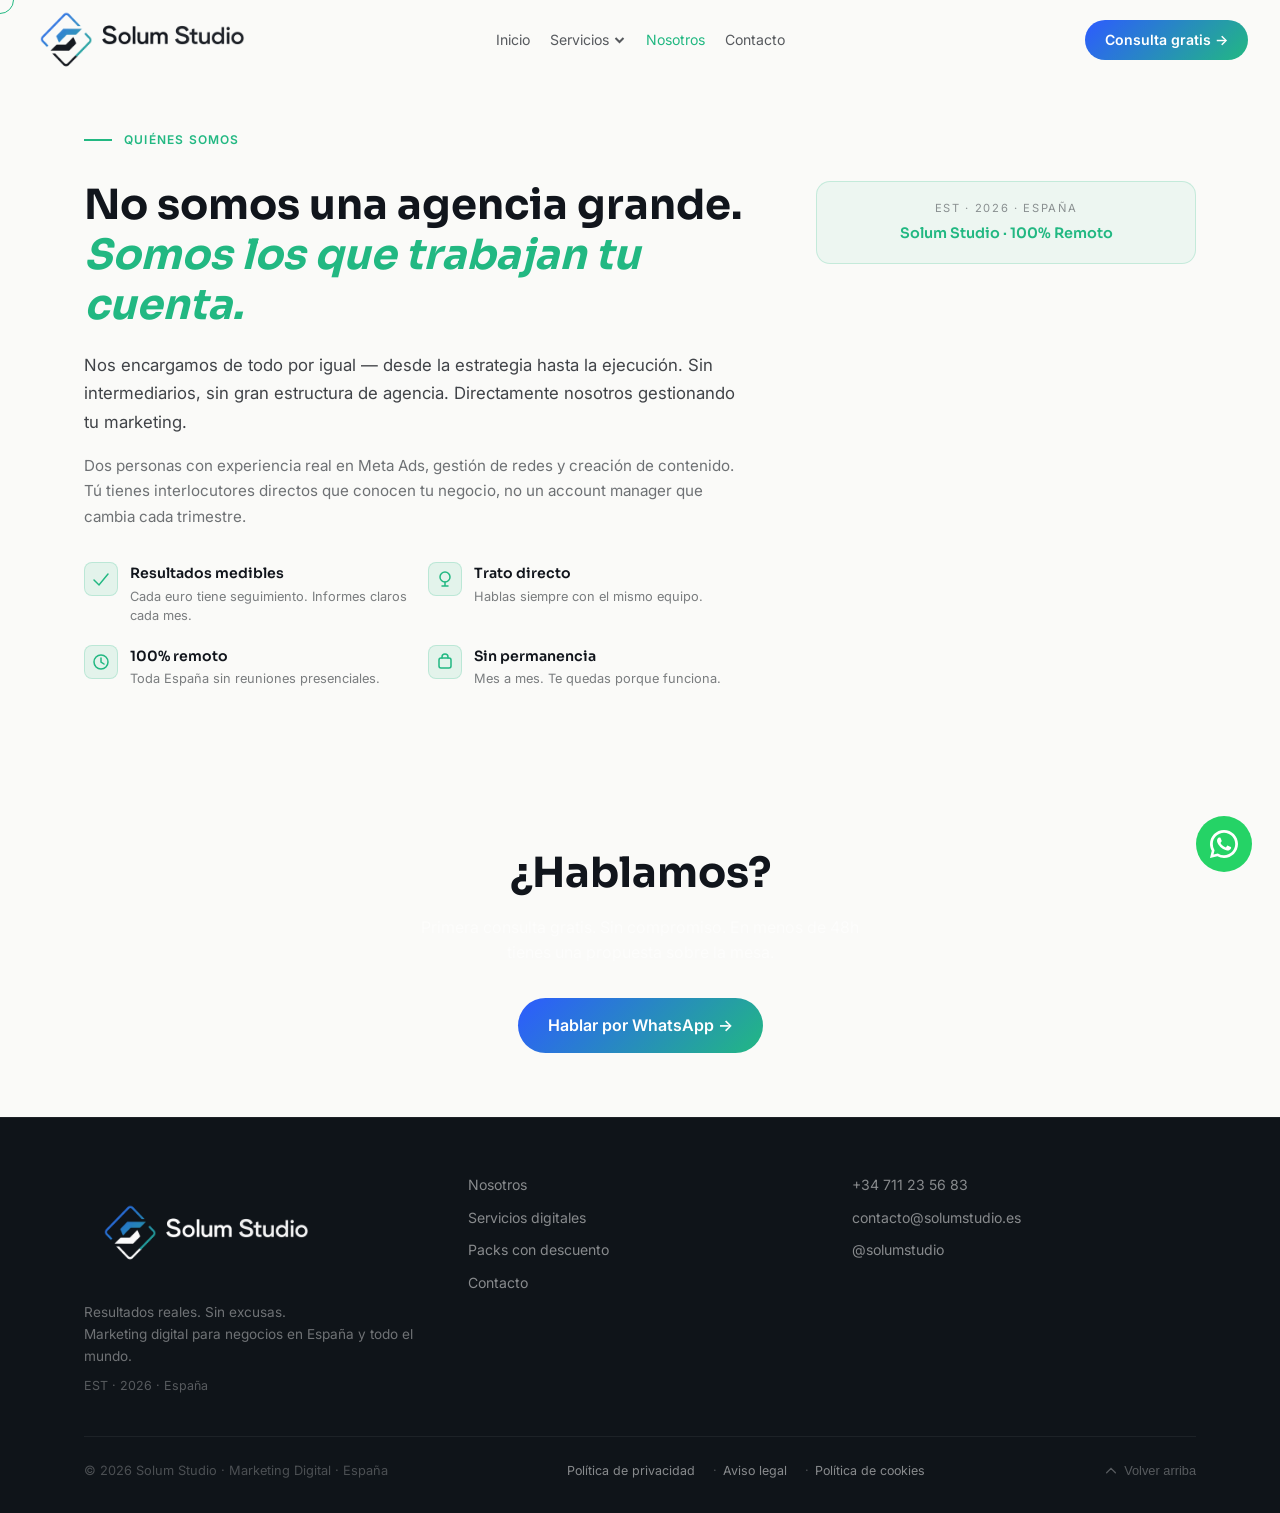
<file: nosotros.html>
<!DOCTYPE html>
<html lang="es">
<head>
  <meta charset="UTF-8" />
  <link rel="icon" type="image/svg+xml" href="assets/img/logo/favicon.svg" />
  <meta name="viewport" content="width=device-width, initial-scale=1.0" />
  <title>Nosotros — Solum Studio</title>
  <meta name="description" content="Agencia de marketing digital que trabaja directamente tu cuenta, sin intermediarios." />
  <meta name="theme-color" content="#FAFAF8" />
  <link rel="preconnect" href="https://fonts.googleapis.com" />
  <link rel="preconnect" href="https://fonts.gstatic.com" crossorigin />
  <link rel="stylesheet" href="https://fonts.googleapis.com/css2?family=Sora:wght@400;600;700;800&family=Inter:wght@400;500;600&display=swap" />
  <link rel="stylesheet" href="styles.css?v=20260630b" />
</head>
<body>

<a href="#main" class="skip-link">Ir al contenido</a>
<div class="cursor" id="cursor" aria-hidden="true"><div class="cursor-ring"></div></div>

<!-- NAV -->
<nav class="nav" id="nav">
  <div class="nav-inner">
    <a href="/" class="nav-logo" aria-label="Solum Studio">
      <img src="assets/img/logo/logo-nav-grad.png" alt="Solum Studio" class="nav-logo-img" />
    </a>
    <ul class="nav-links" role="list">
      <li><a href="/">Inicio</a></li>
      <li class="nav-dropdown">
        <a href="/#servicios" class="nav-dropdown-toggle">Servicios <svg width="12" height="12" viewBox="0 0 12 12" fill="none" stroke="currentColor" stroke-width="2" aria-hidden="true"><polyline points="2,4 6,8 10,4"/></svg></a>
        <ul class="nav-dropdown-menu" role="list">
          <li><a href="/servicios/">Servicios digitales</a></li>
          <li><a href="/servicios/#precios">Packs con descuento</a></li>
        </ul>
      </li>
      <li><a href="/nosotros/" style="color:#22B882">Nosotros</a></li>
      <li><a href="/#contacto">Contacto</a></li>
    </ul>
    <div class="nav-cta-wrap">
      <a href="https://wa.me/34711235683?text=Hola%2C%20quiero%20una%20consulta%20gratis" class="btn btn-primary nav-cta" target="_blank" rel="noopener">Consulta gratis &rarr;</a>
    </div>
    <button class="nav-toggle" id="navToggle" aria-label="Abrir men&uacute;" aria-expanded="false">
      <span></span><span></span><span></span>
    </button>
  </div>
  <div class="nav-mobile" id="navMobile" aria-hidden="true">
    <ul role="list">
      <li><a href="/">Inicio</a></li>
      <li><a href="/servicios/">Servicios digitales</a></li>
      <li><a href="/servicios/#precios">Packs con descuento</a></li>
      <li><a href="/#contacto">Contacto</a></li>
      <li><a href="/nosotros/">Nosotros</a></li>
    </ul>
    <a href="https://wa.me/34711235683?text=Hola%2C%20quiero%20una%20consulta%20gratis" class="btn btn-primary" target="_blank" rel="noopener">Consulta gratis &rarr;</a>
  </div>
</nav>

<main id="main">

<!-- QUIÉNES SOMOS -->
<section class="section" style="padding-top:130px;">
  <div class="container">
    <div class="eyebrow">
      <div class="eyebrow-line" aria-hidden="true"></div>
      <span class="eyebrow-text">Qui&eacute;nes somos</span>
    </div>
    <div class="about-grid">
      <div>
        <h1 class="section-title reveal" style="text-align:left; margin-bottom:1.25rem;">
          No somos una agencia grande.<br>
          <em style="color:#22B882;font-style:italic;">Somos los que trabajan tu cuenta.</em>
        </h1>
        <p class="about-lead reveal">
          Nos encargamos de todo por igual &mdash; desde la estrategia hasta la ejecuci&oacute;n. Sin intermediarios, sin gran estructura de agencia. Directamente nosotros gestionando tu marketing.
        </p>
        <p class="about-support reveal">
          Dos personas con experiencia real en Meta Ads, gesti&oacute;n de redes y creaci&oacute;n de contenido. T&uacute; tienes interlocutores directos que conocen tu negocio, no un account manager que cambia cada trimestre.
        </p>
        <div class="about-diffs">
          <div class="diff-item reveal stagger-1">
            <div class="diff-icon" aria-hidden="true"><svg width="18" height="18" viewBox="0 0 18 18" fill="none" stroke="currentColor" stroke-width="1.5" stroke-linecap="round"><polyline points="2,10 7,15 16,4"/></svg></div>
            <div><p class="diff-title">Resultados medibles</p><p class="diff-desc">Cada euro tiene seguimiento. Informes claros cada mes.</p></div>
          </div>
          <div class="diff-item reveal stagger-2">
            <div class="diff-icon" aria-hidden="true"><svg width="18" height="18" viewBox="0 0 18 18" fill="none" stroke="currentColor" stroke-width="1.5" stroke-linecap="round"><path d="M9 2a5 5 0 100 10A5 5 0 009 2z"/><path d="M9 12v4M6 16h6"/></svg></div>
            <div><p class="diff-title">Trato directo</p><p class="diff-desc">Hablas siempre con el mismo equipo.</p></div>
          </div>
          <div class="diff-item reveal stagger-3">
            <div class="diff-icon" aria-hidden="true"><svg width="18" height="18" viewBox="0 0 18 18" fill="none" stroke="currentColor" stroke-width="1.5" stroke-linecap="round"><circle cx="9" cy="9" r="7"/><path d="M9 5v4l3 2"/></svg></div>
            <div><p class="diff-title">100% remoto</p><p class="diff-desc">Toda Espa&ntilde;a sin reuniones presenciales.</p></div>
          </div>
          <div class="diff-item reveal stagger-4">
            <div class="diff-icon" aria-hidden="true"><svg width="18" height="18" viewBox="0 0 18 18" fill="none" stroke="currentColor" stroke-width="1.5" stroke-linecap="round"><rect x="3" y="5" width="12" height="10" rx="2"/><path d="M12 5V4a3 3 0 00-6 0v1"/></svg></div>
            <div><p class="diff-title">Sin permanencia</p><p class="diff-desc">Mes a mes. Te quedas porque funciona.</p></div>
          </div>
        </div>
      </div>
      <div class="about-aside">
        <div class="about-meta reveal-scale">
          <p class="about-meta-label">EST &middot; 2026 &middot; ESPA&Ntilde;A</p>
          <p class="about-meta-val">Solum Studio &middot; 100% Remoto</p>
        </div>
      </div>
    </div>
  </div>
</section>


<!-- CTA -->
<section class="section" style="padding:64px 0; text-align:center;">
  <div class="container">
    <h2 class="section-title reveal" style="margin-bottom:16px;">&iquest;Hablamos?</h2>
    <p style="color:rgba(255,255,255,.55); margin-bottom:32px; max-width:460px; margin-left:auto; margin-right:auto;">Primera consulta gratis. Sin compromiso. En menos de 48h tienes una propuesta sobre la mesa.</p>
    <a href="https://wa.me/34711235683?text=Hola%2C%20quiero%20una%20consulta%20gratis" class="btn btn-primary btn-lg" target="_blank" rel="noopener">Hablar por WhatsApp &rarr;</a>
  </div>
</section>

</main>

<footer class="footer">
  <div class="container">
    <div class="footer-inner">
      <div class="footer-brand">
        <a href="/" class="nav-logo" aria-label="Solum Studio">
          <img src="assets/img/logo/logo-footer-grad.png" alt="Solum Studio" class="nav-logo-img" height="44" width="auto" />
        </a>
        <p>Resultados reales. Sin excusas.<br>Marketing digital para negocios en Espa&ntilde;a y todo el mundo.</p>
        <p style="font-size:.78rem;color:rgba(255,255,255,.3);margin-top:.5rem;">EST &middot; 2026 &middot; Espa&ntilde;a</p>
      </div>
      <nav class="footer-links" aria-label="Footer navigation">
        <a href="/nosotros/">Nosotros</a>
        <a href="/servicios/">Servicios digitales</a>
        <a href="/servicios/#precios">Packs con descuento</a>
        <a href="/#contacto">Contacto</a>
      </nav>
      <div class="footer-contact">
        <a href="https://wa.me/34711235683" target="_blank" rel="noopener">+34 711 23 56 83</a>
        <a href="mailto:contacto@solumstudio.es">contacto@solumstudio.es</a>
        <a href="https://instagram.com/solumstudio.es" target="_blank" rel="noopener">@solumstudio</a>
      </div>
    </div>
    <div class="footer-bottom">
      <p>&copy; 2026 Solum Studio &middot; Marketing Digital &middot; Espa&ntilde;a</p>
      <div class="footer-legal">
        <a href="/privacidad/">Pol&iacute;tica de privacidad</a>
        <a href="/aviso-legal/">Aviso legal</a>
        <a href="/cookies/">Pol&iacute;tica de cookies</a>
      </div>
      <button class="footer-top-btn" id="back-to-top" aria-label="Volver arriba">
        <svg viewBox="0 0 16 16" fill="none" stroke="currentColor" stroke-width="1.5" stroke-linecap="round" aria-hidden="true"><polyline points="3,10 8,5 13,10"/></svg>
        Volver arriba
      </button>
    </div>
  </div>
</footer>

<a href="https://wa.me/34711235683?text=Hola%2C%20quiero%20una%20consulta%20gratis" class="wa-float" target="_blank" rel="noopener" aria-label="Contactar por WhatsApp">
  <svg width="28" height="28" viewBox="0 0 24 24" fill="white" aria-hidden="true"><path d="M17.472 14.382c-.297-.149-1.758-.867-2.03-.967-.273-.099-.471-.148-.67.15-.197.297-.767.966-.94 1.164-.173.199-.347.223-.644.075-.297-.15-1.255-.463-2.39-1.475-.883-.788-1.48-1.761-1.653-2.059-.173-.297-.018-.458.13-.606.134-.133.298-.347.446-.52.149-.174.198-.298.298-.497.099-.198.05-.371-.025-.52-.075-.149-.669-1.612-.916-2.207-.242-.579-.487-.5-.669-.51-.173-.008-.371-.01-.57-.01-.198 0-.52.074-.792.372-.272.297-1.04 1.016-1.04 2.479 0 1.462 1.065 2.875 1.213 3.074.149.198 2.096 3.2 5.077 4.487.709.306 1.262.489 1.694.625.712.227 1.36.195 1.871.118.571-.085 1.758-.719 2.006-1.413.248-.694.248-1.289.173-1.413-.074-.124-.272-.198-.57-.347z"/><path d="M12 0C5.373 0 0 5.373 0 12c0 2.126.553 4.122 1.521 5.855L0 24l6.335-1.502A11.96 11.96 0 0012 24c6.627 0 12-5.373 12-12S18.627 0 12 0zm0 21.6a9.565 9.565 0 01-4.902-1.347l-.352-.208-3.758.891.939-3.658-.228-.373A9.572 9.572 0 012.4 12C2.4 6.698 6.698 2.4 12 2.4S21.6 6.698 21.6 12 17.302 21.6 12 21.6z"/></svg>
</a>

<script src="lib/manifest.js?v=20260630"></script>
<script src="main.js?v=20260630b"></script>
</body>
</html>
</file>
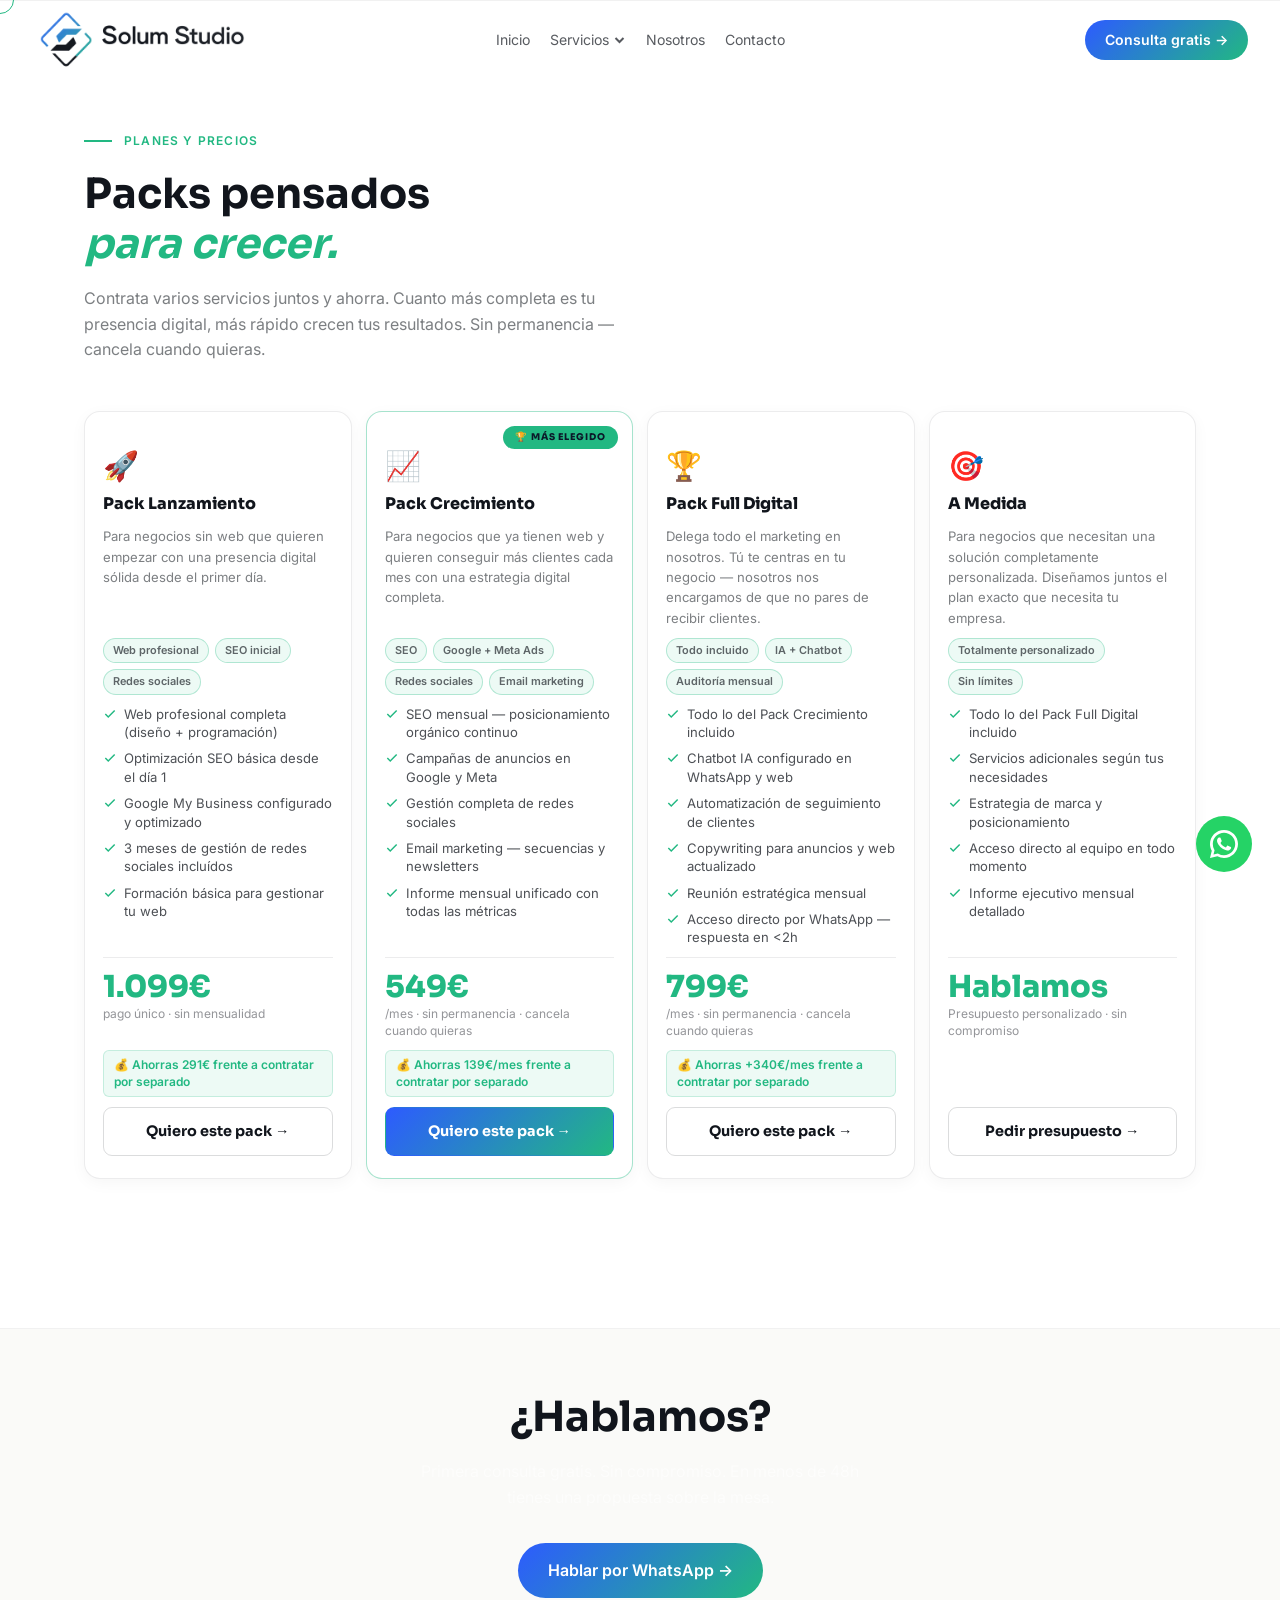
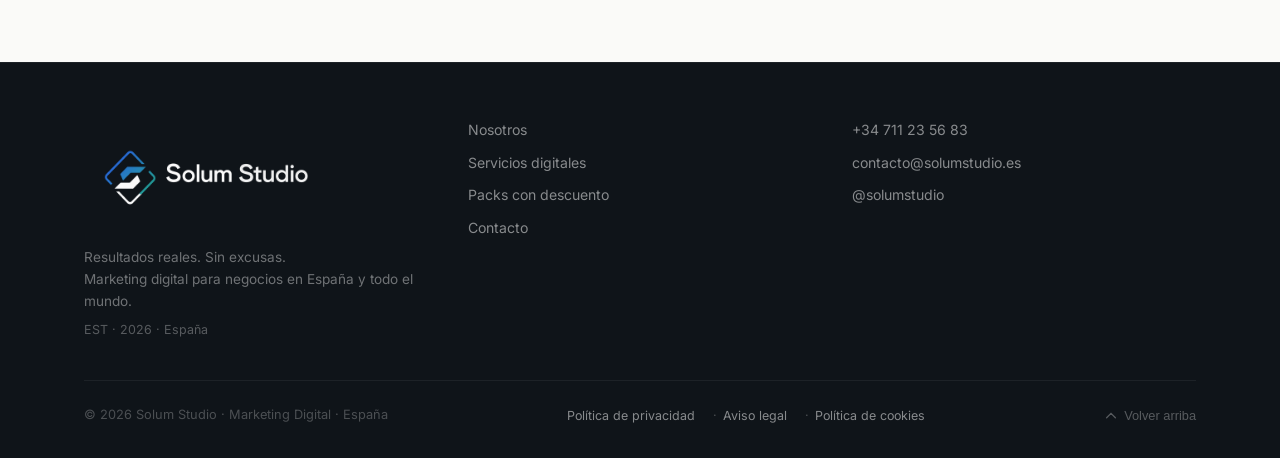
<file: packs.html>
<!DOCTYPE html>
<html lang="es">
<head>
  <meta charset="UTF-8" />
  <link rel="icon" type="image/svg+xml" href="assets/img/logo/favicon.svg" />
  <meta name="viewport" content="width=device-width, initial-scale=1.0" />
  <title>Packs con Descuento — Solum Studio</title>
  <meta name="description" content="Packs de marketing digital pensados para crecer. Ahorra combinando servicios. Sin permanencia, cancela cuando quieras." />
  <meta name="theme-color" content="#FAFAF8" />
  <link rel="preconnect" href="https://fonts.googleapis.com" />
  <link rel="preconnect" href="https://fonts.gstatic.com" crossorigin />
  <link rel="stylesheet" href="https://fonts.googleapis.com/css2?family=Sora:wght@400;600;700;800&family=Inter:wght@400;500;600&display=swap" />
  <link rel="stylesheet" href="styles.css?v=20260630b" />
</head>
<body>

<a href="#main" class="skip-link">Ir al contenido</a>
<div class="cursor" id="cursor" aria-hidden="true"><div class="cursor-ring"></div></div>

<!-- NAV -->
<nav class="nav" id="nav">
  <div class="nav-inner">
    <a href="/" class="nav-logo" aria-label="Solum Studio">
      <img src="assets/img/logo/logo-nav-grad.png" alt="Solum Studio" class="nav-logo-img" />
    </a>
    <ul class="nav-links" role="list">
      <li><a href="/">Inicio</a></li>
      <li class="nav-dropdown">
        <a href="/servicios/" class="nav-dropdown-toggle">Servicios <svg width="12" height="12" viewBox="0 0 12 12" fill="none" stroke="currentColor" stroke-width="2" aria-hidden="true"><polyline points="2,4 6,8 10,4"/></svg></a>
        <ul class="nav-dropdown-menu" role="list">
          <li><a href="/servicios/">Servicios digitales</a></li>
          <li><a href="/servicios/#precios" style="color:#22B882">Packs con descuento</a></li>
        </ul>
      </li>
      <li><a href="/nosotros/">Nosotros</a></li>
      <li><a href="/#contacto">Contacto</a></li>
    </ul>
    <div class="nav-cta-wrap">
      <a href="https://wa.me/34711235683?text=Hola%2C%20quiero%20una%20consulta%20gratis" class="btn btn-primary nav-cta" target="_blank" rel="noopener">Consulta gratis &rarr;</a>
    </div>
    <button class="nav-toggle" id="navToggle" aria-label="Abrir men&uacute;" aria-expanded="false">
      <span></span><span></span><span></span>
    </button>
  </div>
  <div class="nav-mobile" id="navMobile" aria-hidden="true">
    <ul role="list">
      <li><a href="/">Inicio</a></li>
      <li><a href="/servicios/">Servicios digitales</a></li>
      <li><a href="/servicios/#precios">Packs con descuento</a></li>
      <li><a href="/#contacto">Contacto</a></li>
      <li><a href="/nosotros/">Nosotros</a></li>
    </ul>
    <a href="https://wa.me/34711235683?text=Hola%2C%20quiero%20una%20consulta%20gratis" class="btn btn-primary" target="_blank" rel="noopener">Consulta gratis &rarr;</a>
  </div>
</nav>

<main id="main">

<section class="section section-dark" id="precios" style="padding-top:130px;">
  <div class="container">
    <div class="eyebrow">
      <div class="eyebrow-line" aria-hidden="true"></div>
      <span class="eyebrow-text">Planes y precios</span>
    </div>
    <h1 class="section-title reveal" style="text-align:left;">Packs pensados<br><em style="color:#22B882;font-style:italic;">para crecer.</em></h1>
    <p style="color:rgba(17,21,28,.55); margin-top:12px; max-width:560px">Contrata varios servicios juntos y ahorra. Cuanto m&aacute;s completa es tu presencia digital, m&aacute;s r&aacute;pido crecen tus resultados. Sin permanencia &mdash; cancela cuando quieras.</p>

    <div class="packs-grid" style="margin-top:48px">

      <!-- Pack 1 -->
      <div class="pack-card reveal-scale">
        <div class="pack-icon" aria-hidden="true">&#128640;</div>
        <h3 class="pack-name">Pack Lanzamiento</h3>
        <p class="pack-desc">Para negocios sin web que quieren empezar con una presencia digital s&oacute;lida desde el primer d&iacute;a.</p>
        <div class="pack-tags">
          <span>Web profesional</span>
          <span>SEO inicial</span>
          <span>Redes sociales</span>
        </div>
        <ul class="pack-features">
          <li><svg width="14" height="14" viewBox="0 0 24 24" fill="none" stroke="#22B882" stroke-width="2.5"><polyline points="20 6 9 17 4 12"/></svg>Web profesional completa (dise&ntilde;o + programaci&oacute;n)</li>
          <li><svg width="14" height="14" viewBox="0 0 24 24" fill="none" stroke="#22B882" stroke-width="2.5"><polyline points="20 6 9 17 4 12"/></svg>Optimizaci&oacute;n SEO b&aacute;sica desde el d&iacute;a 1</li>
          <li><svg width="14" height="14" viewBox="0 0 24 24" fill="none" stroke="#22B882" stroke-width="2.5"><polyline points="20 6 9 17 4 12"/></svg>Google My Business configurado y optimizado</li>
          <li><svg width="14" height="14" viewBox="0 0 24 24" fill="none" stroke="#22B882" stroke-width="2.5"><polyline points="20 6 9 17 4 12"/></svg>3 meses de gesti&oacute;n de redes sociales inclu&iacute;dos</li>
          <li><svg width="14" height="14" viewBox="0 0 24 24" fill="none" stroke="#22B882" stroke-width="2.5"><polyline points="20 6 9 17 4 12"/></svg>Formaci&oacute;n b&aacute;sica para gestionar tu web</li>
        </ul>
        <div class="pack-price">
          <strong>1.099&euro;</strong>
          <span>pago &uacute;nico &middot; sin mensualidad</span>
        </div>
        <div class="pack-savings">&#128176; Ahorras 291&euro; frente a contratar por separado</div>
        <a href="https://wa.me/34711235683?text=Hola%2C%20me%20interesa%20el%20Pack%20Lanzamiento" class="pack-cta" target="_blank" rel="noopener">Quiero este pack &rarr;</a>
      </div>

      <!-- Pack 2 - Featured -->
      <div class="pack-card pack-card--featured reveal-scale stagger-1">
        <div class="pack-featured-badge">&#127942; M&Aacute;S ELEGIDO</div>
        <div class="pack-icon" aria-hidden="true">&#128200;</div>
        <h3 class="pack-name">Pack Crecimiento</h3>
        <p class="pack-desc">Para negocios que ya tienen web y quieren conseguir m&aacute;s clientes cada mes con una estrategia digital completa.</p>
        <div class="pack-tags">
          <span>SEO</span>
          <span>Google + Meta Ads</span>
          <span>Redes sociales</span>
          <span>Email marketing</span>
        </div>
        <ul class="pack-features">
          <li><svg width="14" height="14" viewBox="0 0 24 24" fill="none" stroke="#22B882" stroke-width="2.5"><polyline points="20 6 9 17 4 12"/></svg>SEO mensual &mdash; posicionamiento org&aacute;nico continuo</li>
          <li><svg width="14" height="14" viewBox="0 0 24 24" fill="none" stroke="#22B882" stroke-width="2.5"><polyline points="20 6 9 17 4 12"/></svg>Campa&ntilde;as de anuncios en Google y Meta</li>
          <li><svg width="14" height="14" viewBox="0 0 24 24" fill="none" stroke="#22B882" stroke-width="2.5"><polyline points="20 6 9 17 4 12"/></svg>Gesti&oacute;n completa de redes sociales</li>
          <li><svg width="14" height="14" viewBox="0 0 24 24" fill="none" stroke="#22B882" stroke-width="2.5"><polyline points="20 6 9 17 4 12"/></svg>Email marketing &mdash; secuencias y newsletters</li>
          <li><svg width="14" height="14" viewBox="0 0 24 24" fill="none" stroke="#22B882" stroke-width="2.5"><polyline points="20 6 9 17 4 12"/></svg>Informe mensual unificado con todas las m&eacute;tricas</li>
        </ul>
        <div class="pack-price">
          <strong>549&euro;</strong>
          <span>/mes &middot; sin permanencia &middot; cancela cuando quieras</span>
        </div>
        <div class="pack-savings">&#128176; Ahorras 139&euro;/mes frente a contratar por separado</div>
        <a href="https://wa.me/34711235683?text=Hola%2C%20me%20interesa%20el%20Pack%20Crecimiento" class="pack-cta pack-cta--featured" target="_blank" rel="noopener">Quiero este pack &rarr;</a>
      </div>

      <!-- Pack 3 -->
      <div class="pack-card reveal-scale stagger-2">
        <div class="pack-icon" aria-hidden="true">&#127942;</div>
        <h3 class="pack-name">Pack Full Digital</h3>
        <p class="pack-desc">Delega todo el marketing en nosotros. T&uacute; te centras en tu negocio &mdash; nosotros nos encargamos de que no pares de recibir clientes.</p>
        <div class="pack-tags">
          <span>Todo incluido</span>
          <span>IA + Chatbot</span>
          <span>Auditor&iacute;a mensual</span>
        </div>
        <ul class="pack-features">
          <li><svg width="14" height="14" viewBox="0 0 24 24" fill="none" stroke="#22B882" stroke-width="2.5"><polyline points="20 6 9 17 4 12"/></svg>Todo lo del Pack Crecimiento incluido</li>
          <li><svg width="14" height="14" viewBox="0 0 24 24" fill="none" stroke="#22B882" stroke-width="2.5"><polyline points="20 6 9 17 4 12"/></svg>Chatbot IA configurado en WhatsApp y web</li>
          <li><svg width="14" height="14" viewBox="0 0 24 24" fill="none" stroke="#22B882" stroke-width="2.5"><polyline points="20 6 9 17 4 12"/></svg>Automatizaci&oacute;n de seguimiento de clientes</li>
          <li><svg width="14" height="14" viewBox="0 0 24 24" fill="none" stroke="#22B882" stroke-width="2.5"><polyline points="20 6 9 17 4 12"/></svg>Copywriting para anuncios y web actualizado</li>
          <li><svg width="14" height="14" viewBox="0 0 24 24" fill="none" stroke="#22B882" stroke-width="2.5"><polyline points="20 6 9 17 4 12"/></svg>Reuni&oacute;n estrat&eacute;gica mensual</li>
          <li><svg width="14" height="14" viewBox="0 0 24 24" fill="none" stroke="#22B882" stroke-width="2.5"><polyline points="20 6 9 17 4 12"/></svg>Acceso directo por WhatsApp &mdash; respuesta en &lt;2h</li>
        </ul>
        <div class="pack-price">
          <strong>799&euro;</strong>
          <span>/mes &middot; sin permanencia &middot; cancela cuando quieras</span>
        </div>
        <div class="pack-savings">&#128176; Ahorras +340&euro;/mes frente a contratar por separado</div>
        <a href="https://wa.me/34711235683?text=Hola%2C%20me%20interesa%20el%20Pack%20Full%20Digital" class="pack-cta" target="_blank" rel="noopener">Quiero este pack &rarr;</a>
      </div>

      <!-- Pack 4 - A Medida -->
      <div class="pack-card reveal-scale stagger-3">
        <div class="pack-icon" aria-hidden="true">&#127919;</div>
        <h3 class="pack-name">A Medida</h3>
        <p class="pack-desc">Para negocios que necesitan una soluci&oacute;n completamente personalizada. Dise&ntilde;amos juntos el plan exacto que necesita tu empresa.</p>
        <div class="pack-tags">
          <span>Totalmente personalizado</span>
          <span>Sin l&iacute;mites</span>
        </div>
        <ul class="pack-features">
          <li><svg width="14" height="14" viewBox="0 0 24 24" fill="none" stroke="#22B882" stroke-width="2.5"><polyline points="20 6 9 17 4 12"/></svg>Todo lo del Pack Full Digital incluido</li>
          <li><svg width="14" height="14" viewBox="0 0 24 24" fill="none" stroke="#22B882" stroke-width="2.5"><polyline points="20 6 9 17 4 12"/></svg>Servicios adicionales seg&uacute;n tus necesidades</li>
          <li><svg width="14" height="14" viewBox="0 0 24 24" fill="none" stroke="#22B882" stroke-width="2.5"><polyline points="20 6 9 17 4 12"/></svg>Estrategia de marca y posicionamiento</li>
          <li><svg width="14" height="14" viewBox="0 0 24 24" fill="none" stroke="#22B882" stroke-width="2.5"><polyline points="20 6 9 17 4 12"/></svg>Acceso directo al equipo en todo momento</li>
          <li><svg width="14" height="14" viewBox="0 0 24 24" fill="none" stroke="#22B882" stroke-width="2.5"><polyline points="20 6 9 17 4 12"/></svg>Informe ejecutivo mensual detallado</li>
        </ul>
        <div class="pack-price pack-price--custom">
          <strong>Hablamos</strong>
          <span>Presupuesto personalizado &middot; sin compromiso</span>
        </div>
        <div class="pack-savings pack-savings--none" aria-hidden="true"></div>
        <a href="https://wa.me/34711235683?text=Hola%2C%20me%20interesa%20un%20plan%20a%20medida" class="pack-cta" target="_blank" rel="noopener">Pedir presupuesto &rarr;</a>
      </div>

    </div>
    <p style="text-align:center; color:rgba(255,255,255,.35); font-size:.82rem; margin-top:32px">Primera consulta gratis &middot; Sin permanencia &middot; Cancela cuando quieras</p>
  </div>
</section>

<!-- CTA -->
<section class="section" style="padding:64px 0; text-align:center;">
  <div class="container">
    <h2 class="section-title reveal" style="margin-bottom:16px;">&iquest;Hablamos?</h2>
    <p style="color:rgba(255,255,255,.55); margin-bottom:32px; max-width:460px; margin-left:auto; margin-right:auto;">Primera consulta gratis. Sin compromiso. En menos de 48h tienes una propuesta sobre la mesa.</p>
    <a href="https://wa.me/34711235683?text=Hola%2C%20quiero%20una%20consulta%20gratis" class="btn btn-primary btn-lg" target="_blank" rel="noopener">Hablar por WhatsApp &rarr;</a>
  </div>
</section>

</main>

<footer class="footer">
  <div class="container">
    <div class="footer-inner">
      <div class="footer-brand">
        <a href="/" class="nav-logo" aria-label="Solum Studio">
          <img src="assets/img/logo/logo-footer-grad.png" alt="Solum Studio" class="nav-logo-img" height="44" width="auto" />
        </a>
        <p>Resultados reales. Sin excusas.<br>Marketing digital para negocios en Espa&ntilde;a y todo el mundo.</p>
        <p style="font-size:.78rem;color:rgba(255,255,255,.3);margin-top:.5rem;">EST &middot; 2026 &middot; Espa&ntilde;a</p>
      </div>
      <nav class="footer-links" aria-label="Footer navigation">
        <a href="/nosotros/">Nosotros</a>
        <a href="/servicios/">Servicios digitales</a>
        <a href="/servicios/#precios">Packs con descuento</a>
        <a href="/#contacto">Contacto</a>
      </nav>
      <div class="footer-contact">
        <a href="https://wa.me/34711235683" target="_blank" rel="noopener">+34 711 23 56 83</a>
        <a href="mailto:contacto@solumstudio.es">contacto@solumstudio.es</a>
        <a href="https://instagram.com/solumstudio.es" target="_blank" rel="noopener">@solumstudio</a>
      </div>
    </div>
    <div class="footer-bottom">
      <p>&copy; 2026 Solum Studio &middot; Marketing Digital &middot; Espa&ntilde;a</p>
      <div class="footer-legal">
        <a href="/privacidad/">Pol&iacute;tica de privacidad</a>
        <a href="/aviso-legal/">Aviso legal</a>
        <a href="/cookies/">Pol&iacute;tica de cookies</a>
      </div>
      <button class="footer-top-btn" id="back-to-top" aria-label="Volver arriba">
        <svg viewBox="0 0 16 16" fill="none" stroke="currentColor" stroke-width="1.5" stroke-linecap="round" aria-hidden="true"><polyline points="3,10 8,5 13,10"/></svg>
        Volver arriba
      </button>
    </div>
  </div>
</footer>

<a href="https://wa.me/34711235683?text=Hola%2C%20quiero%20una%20consulta%20gratis" class="wa-float" target="_blank" rel="noopener" aria-label="Contactar por WhatsApp">
  <svg width="28" height="28" viewBox="0 0 24 24" fill="white" aria-hidden="true"><path d="M17.472 14.382c-.297-.149-1.758-.867-2.03-.967-.273-.099-.471-.148-.67.15-.197.297-.767.966-.94 1.164-.173.199-.347.223-.644.075-.297-.15-1.255-.463-2.39-1.475-.883-.788-1.48-1.761-1.653-2.059-.173-.297-.018-.458.13-.606.134-.133.298-.347.446-.52.149-.174.198-.298.298-.497.099-.198.05-.371-.025-.52-.075-.149-.669-1.612-.916-2.207-.242-.579-.487-.5-.669-.51-.173-.008-.371-.01-.57-.01-.198 0-.52.074-.792.372-.272.297-1.04 1.016-1.04 2.479 0 1.462 1.065 2.875 1.213 3.074.149.198 2.096 3.2 5.077 4.487.709.306 1.262.489 1.694.625.712.227 1.36.195 1.871.118.571-.085 1.758-.719 2.006-1.413.248-.694.248-1.289.173-1.413-.074-.124-.272-.198-.57-.347z"/><path d="M12 0C5.373 0 0 5.373 0 12c0 2.126.553 4.122 1.521 5.855L0 24l6.335-1.502A11.96 11.96 0 0012 24c6.627 0 12-5.373 12-12S18.627 0 12 0zm0 21.6a9.565 9.565 0 01-4.902-1.347l-.352-.208-3.758.891.939-3.658-.228-.373A9.572 9.572 0 012.4 12C2.4 6.698 6.698 2.4 12 2.4S21.6 6.698 21.6 12 17.302 21.6 12 21.6z"/></svg>
</a>

<script src="lib/manifest.js?v=20260630"></script>
<script src="main.js?v=20260630b"></script>
</body>
</html>
</file>
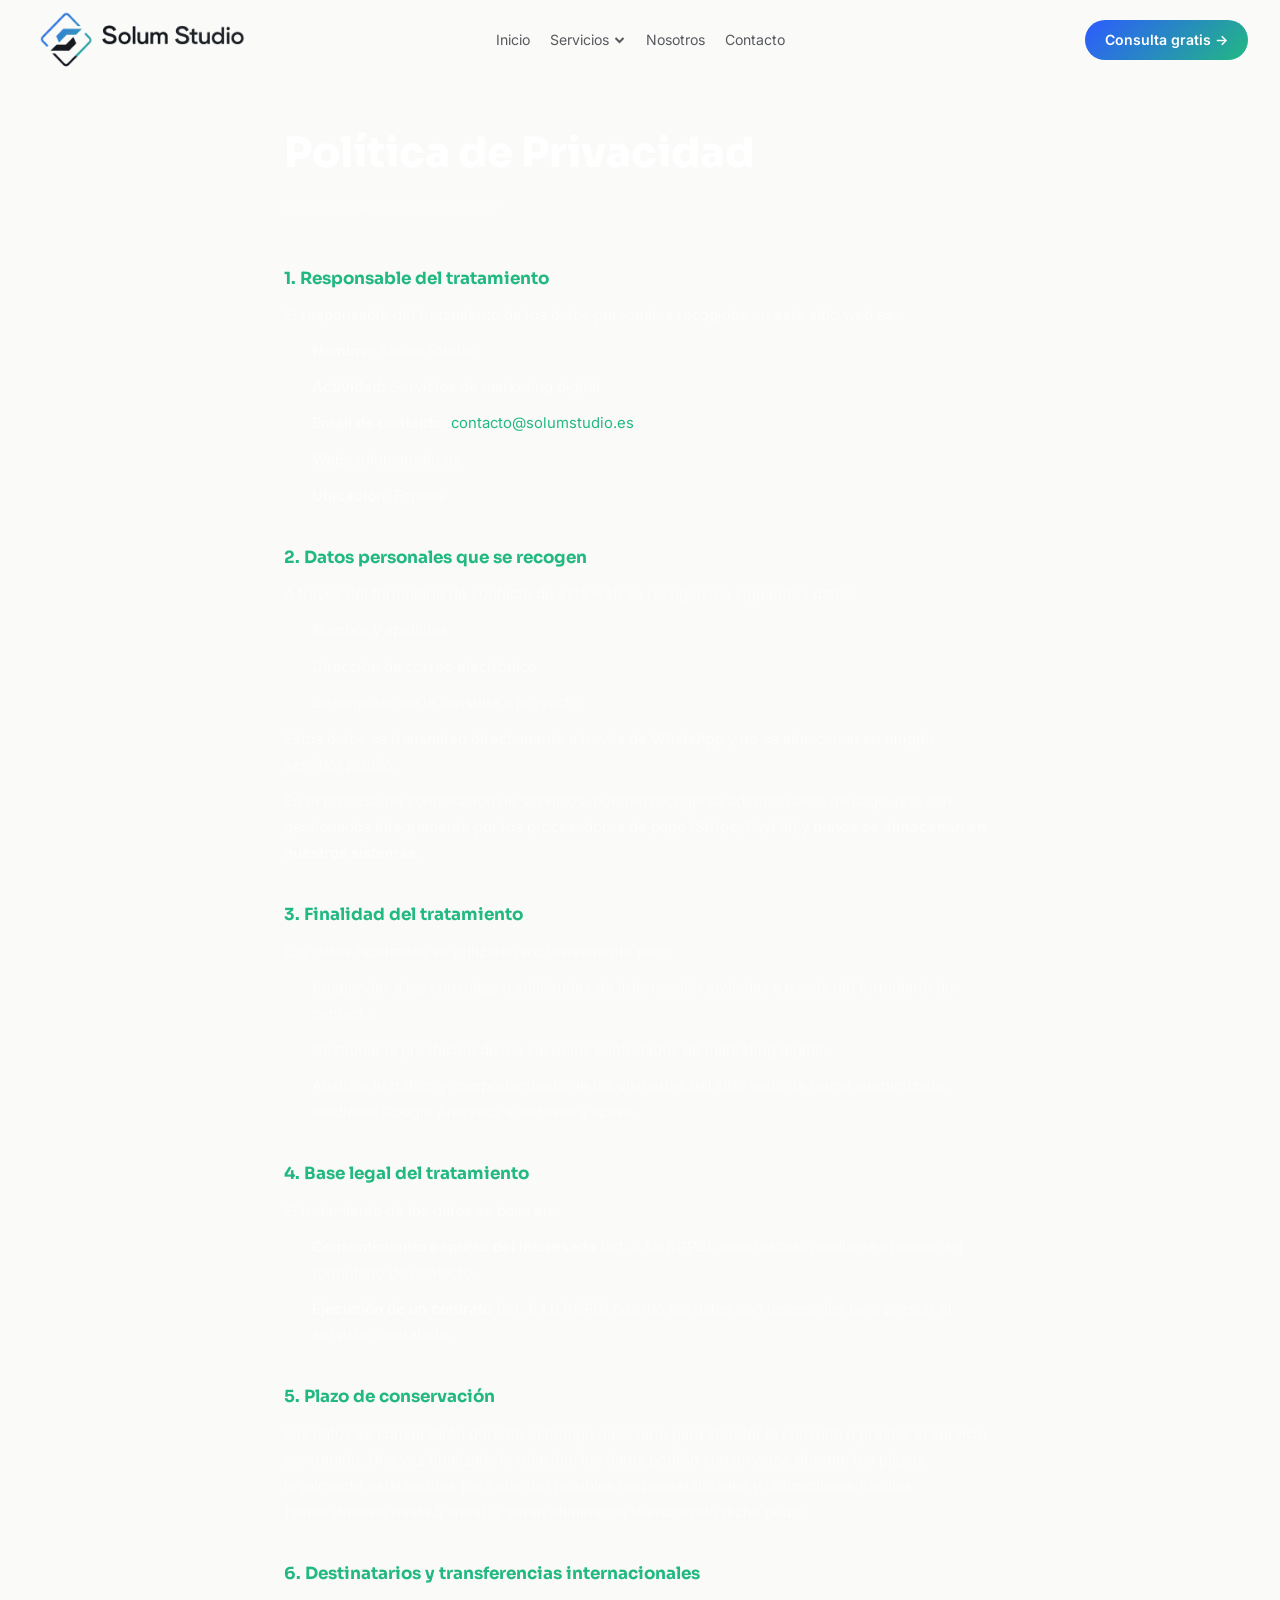
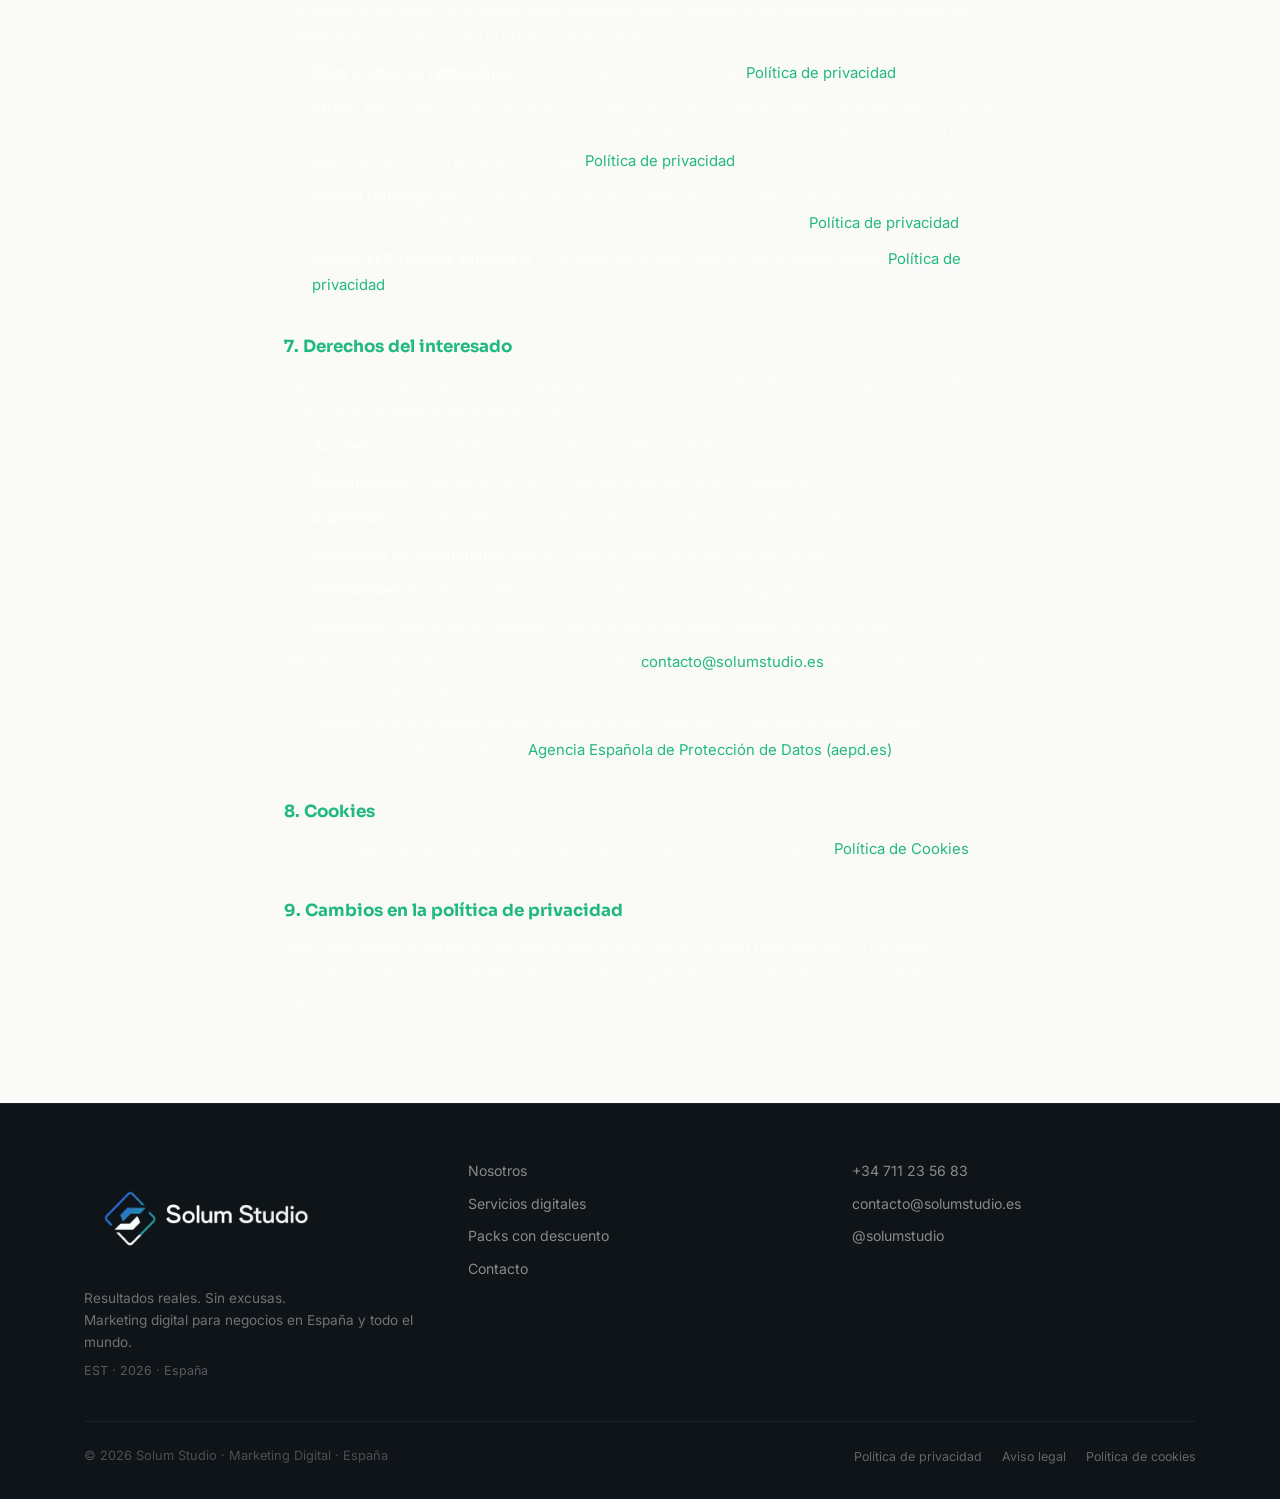
<file: privacidad.html>
<!DOCTYPE html>
<html lang="es">
<head>
  <meta charset="UTF-8" />
  <link rel="icon" type="image/svg+xml" href="assets/img/logo/favicon.svg" />
  <meta name="viewport" content="width=device-width, initial-scale=1.0" />
  <title>Política de Privacidad — Solum Studio</title>
  <meta name="description" content="Política de privacidad de Solum Studio. Información sobre el tratamiento de tus datos personales." />
  <meta name="theme-color" content="#FAFAF8" />
  <link rel="preconnect" href="https://fonts.googleapis.com" />
  <link rel="preconnect" href="https://fonts.gstatic.com" crossorigin />
  <link rel="stylesheet" href="https://fonts.googleapis.com/css2?family=Sora:wght@400;600;700;800&family=Inter:wght@400;500;600&display=swap" />
  <link rel="stylesheet" href="styles.css?v=20260630b" />
  <style>
    .legal-page { padding: 120px 0 80px; }
    .legal-page h1 { font-family:'Sora',sans-serif; font-size:clamp(1.8rem,4vw,2.6rem); font-weight:800; color:#fff; margin-bottom:8px; }
    .legal-page .legal-updated { color:rgba(255,255,255,.35); font-size:.82rem; margin-bottom:48px; }
    .legal-page h2 { font-family:'Sora',sans-serif; font-size:1.05rem; font-weight:700; color:#22B882; margin:36px 0 10px; }
    .legal-page p, .legal-page li { font-family:'Inter',sans-serif; font-size:.93rem; color:rgba(255,255,255,.6); line-height:1.75; margin-bottom:10px; }
    .legal-page ul { padding-left:24px; margin-bottom:10px; }
    .legal-page li::marker { color: rgba(255,255,255,.5); }
    .legal-page li { padding-left:4px; }
    .legal-page a { color:#22B882; text-decoration:none; }
    .legal-page a:hover { text-decoration:underline; }
    .legal-divider { border:none; border-top:1px solid rgba(255,255,255,.07); margin:40px 0; }
  </style>
</head>
<body>

<a href="#main" class="skip-link">Ir al contenido</a>

<!-- NAV -->
<nav class="nav" id="nav">
  <div class="nav-inner">
    <a href="/" class="nav-logo" aria-label="Solum Studio">
      <img src="assets/img/logo/logo-nav-grad.png" alt="Solum Studio" class="nav-logo-img" />
    </a>
    <ul class="nav-links" role="list">
      <li><a href="/">Inicio</a></li>
      <li class="nav-dropdown">
        <a href="/servicios/" class="nav-dropdown-toggle">Servicios <svg width="12" height="12" viewBox="0 0 12 12" fill="none" stroke="currentColor" stroke-width="2" aria-hidden="true"><polyline points="2,4 6,8 10,4"/></svg></a>
        <ul class="nav-dropdown-menu" role="list">
          <li><a href="/servicios/">Servicios digitales</a></li>
          <li><a href="/servicios/#precios">Packs con descuento</a></li>
        </ul>
      </li>
      <li><a href="/nosotros/">Nosotros</a></li>
      <li><a href="/#contacto">Contacto</a></li>
    </ul>
    <div class="nav-cta-wrap">
      <a href="https://wa.me/34711235683?text=Hola%2C%20quiero%20una%20consulta%20gratis" class="btn btn-primary nav-cta" target="_blank" rel="noopener">Consulta gratis &rarr;</a>
    </div>
    <button class="nav-toggle" id="navToggle" aria-label="Abrir men&uacute;" aria-expanded="false">
      <span></span><span></span><span></span>
    </button>
  </div>
  <div class="nav-mobile" id="navMobile" aria-hidden="true">
    <ul role="list">
      <li><a href="/">Inicio</a></li>
      <li><a href="/servicios/">Servicios digitales</a></li>
      <li><a href="/servicios/#precios">Packs con descuento</a></li>
      <li><a href="/#contacto">Contacto</a></li>
      <li><a href="/nosotros/">Nosotros</a></li>
    </ul>
    <a href="https://wa.me/34711235683?text=Hola%2C%20quiero%20una%20consulta%20gratis" class="btn btn-primary" target="_blank" rel="noopener">Consulta gratis &rarr;</a>
  </div>
</nav>

<main id="main">
<section class="legal-page">
  <div class="container" style="max-width:760px;">

    <h1>Pol&iacute;tica de Privacidad</h1>
    <p class="legal-updated">&#218;ltima actualizaci&oacute;n: junio de 2026</p>

    <h2>1. Responsable del tratamiento</h2>
    <p>El responsable del tratamiento de los datos personales recogidos en este sitio web es:</p>
    <ul>
      <li><strong>Nombre:</strong> Solum Studio</li>
      <li><strong>Actividad:</strong> Servicios de marketing digital</li>
      <li><strong>Email de contacto:</strong> <a href="mailto:contacto@solumstudio.es">contacto@solumstudio.es</a></li>
      <li><strong>Web:</strong> solumstudio.es</li>
      <li><strong>Ubicaci&oacute;n:</strong> Espa&ntilde;a</li>
    </ul>

    <h2>2. Datos personales que se recogen</h2>
    <p>A trav&eacute;s del formulario de contacto de esta web se recogen los siguientes datos:</p>
    <ul>
      <li>Nombre y apellidos</li>
      <li>Direcci&oacute;n de correo electr&oacute;nico</li>
      <li>Descripci&oacute;n de la consulta o proyecto</li>
    </ul>
    <p>Estos datos se transmiten directamente a trav&eacute;s de WhatsApp y no se almacenan en ning&uacute;n servidor propio.</p>
    <p>En el proceso de contrataci&oacute;n de servicios, pueden recogerse adem&aacute;s datos de pago, que son gestionados &iacute;ntegramente por los procesadores de pago (Stripe, PayPal) y <strong>nunca se almacenan en nuestros sistemas</strong>.</p>

    <h2>3. Finalidad del tratamiento</h2>
    <p>Los datos facilitados se utilizar&aacute;n exclusivamente para:</p>
    <ul>
      <li>Responder a las consultas o solicitudes de informaci&oacute;n enviadas a trav&eacute;s del formulario de contacto.</li>
      <li>Gestionar la prestaci&oacute;n de los servicios contratados de marketing digital.</li>
      <li>Analizar el tr&aacute;fico y comportamiento de los visitantes del sitio web, de forma anonimizada, mediante Google Analytics si estuviera activo.</li>
    </ul>

    <h2>4. Base legal del tratamiento</h2>
    <p>El tratamiento de los datos se basa en:</p>
    <ul>
      <li><strong>Consentimiento expreso del interesado</strong> (art. 6.1.a RGPD), manifestado mediante el env&iacute;o del formulario de contacto.</li>
      <li><strong>Ejecuci&oacute;n de un contrato</strong> (art. 6.1.b RGPD) cuando los datos son necesarios para prestar el servicio contratado.</li>
    </ul>

    <h2>5. Plazo de conservaci&oacute;n</h2>
    <p>Los datos se conservar&aacute;n durante el tiempo necesario para atender la consulta o prestar el servicio contratado. Una vez finalizada la relaci&oacute;n, los datos podr&aacute;n conservarse durante los plazos legalmente establecidos para atender posibles responsabilidades y obligaciones fiscales (generalmente hasta 5 a&ntilde;os), y ser&aacute;n eliminados transcurrido dicho plazo.</p>

    <h2>6. Destinatarios y transferencias internacionales</h2>
    <p>Los datos no se ceden a terceros salvo obligaci&oacute;n legal, excepto a los siguientes encargados del tratamiento necesarios para la prestaci&oacute;n del servicio:</p>
    <ul>
      <li><strong>Meta Platforms (WhatsApp)</strong> &mdash; Comunicaci&oacute;n con el cliente. <a href="https://www.whatsapp.com/legal/privacy-policy" target="_blank" rel="noopener">Pol&iacute;tica de privacidad</a>.</li>
      <li><strong>Stripe, Inc.</strong> &mdash; Procesador de pagos. Los datos de pago son gestionados &iacute;ntegramente por Stripe y nunca se almacenan en nuestros sistemas. Puede implicar transferencia de datos a EE.&nbsp;UU. bajo cl&aacute;usulas contractuales est&aacute;ndar. <a href="https://stripe.com/es/privacy" target="_blank" rel="noopener">Pol&iacute;tica de privacidad</a>.</li>
      <li><strong>PayPal Holdings, Inc.</strong> &mdash; Procesador de pagos alternativo. Los datos de pago son gestionados &iacute;ntegramente por PayPal y nunca se almacenan en nuestros sistemas. <a href="https://www.paypal.com/es/webapps/mpp/ua/privacy-full" target="_blank" rel="noopener">Pol&iacute;tica de privacidad</a>.</li>
      <li><strong>Google LLC (Google Analytics)</strong> &mdash; An&aacute;lisis del tr&aacute;fico web de forma anonimizada. <a href="https://policies.google.com/privacy" target="_blank" rel="noopener">Pol&iacute;tica de privacidad</a>.</li>
    </ul>

    <h2>7. Derechos del interesado</h2>
    <p>De acuerdo con el Reglamento General de Protecci&oacute;n de Datos (RGPD) y la Ley Org&aacute;nica 3/2018 (LOPDGDD), el usuario tiene derecho a:</p>
    <ul>
      <li><strong>Acceso:</strong> Conocer qu&eacute; datos personales se est&aacute;n tratando.</li>
      <li><strong>Rectificaci&oacute;n:</strong> Solicitar la correcci&oacute;n de datos inexactos o incompletos.</li>
      <li><strong>Supresi&oacute;n:</strong> Solicitar la eliminaci&oacute;n de sus datos cuando ya no sean necesarios.</li>
      <li><strong>Limitaci&oacute;n del tratamiento:</strong> Solicitar que se restrinja el uso de sus datos.</li>
      <li><strong>Portabilidad:</strong> Recibir sus datos en un formato estructurado y legible.</li>
      <li><strong>Oposici&oacute;n:</strong> Oponerse al tratamiento de sus datos en determinadas circunstancias.</li>
    </ul>
    <p>Para ejercer estos derechos, env&iacute;e una solicitud a <a href="mailto:contacto@solumstudio.es">contacto@solumstudio.es</a>. Responderemos en el plazo m&aacute;ximo de un mes.</p>
    <p>Si considera que el tratamiento de sus datos no es conforme a la normativa vigente, puede presentar una reclamaci&oacute;n ante la <a href="https://www.aepd.es" target="_blank" rel="noopener">Agencia Espa&ntilde;ola de Protecci&oacute;n de Datos (aepd.es)</a>.</p>

    <h2>8. Cookies</h2>
    <p>Este sitio web puede utilizar cookies. Para m&aacute;s informaci&oacute;n, consulte nuestra <a href="/cookies/">Pol&iacute;tica de Cookies</a>.</p>

    <h2>9. Cambios en la pol&iacute;tica de privacidad</h2>
    <p>Nos reservamos el derecho a modificar esta pol&iacute;tica de privacidad para adaptarla a cambios normativos o de negocio. Notificaremos cambios significativos a trav&eacute;s de un aviso visible en la web.</p>

  </div>
</section>
</main>

<footer class="footer">
  <div class="container">
    <div class="footer-inner">
      <div class="footer-brand">
        <a href="/" class="nav-logo" aria-label="Solum Studio">
          <img src="assets/img/logo/logo-footer-grad.png" alt="Solum Studio" class="nav-logo-img" height="44" width="auto" />
        </a>
        <p>Resultados reales. Sin excusas.<br>Marketing digital para negocios en Espa&ntilde;a y todo el mundo.</p>
        <p style="font-size:.78rem;color:rgba(255,255,255,.3);margin-top:.5rem;">EST &middot; 2026 &middot; Espa&ntilde;a</p>
      </div>
      <nav class="footer-links" aria-label="Footer navigation">
        <a href="/nosotros/">Nosotros</a>
        <a href="/servicios/">Servicios digitales</a>
        <a href="/servicios/#precios">Packs con descuento</a>
        <a href="/#contacto">Contacto</a>
      </nav>
      <div class="footer-contact">
        <a href="https://wa.me/34711235683" target="_blank" rel="noopener">+34 711 23 56 83</a>
        <a href="mailto:contacto@solumstudio.es">contacto@solumstudio.es</a>
        <a href="https://instagram.com/solumstudio.es" target="_blank" rel="noopener">@solumstudio</a>
      </div>
    </div>
    <div class="footer-bottom">
      <p>&copy; 2026 Solum Studio &middot; Marketing Digital &middot; Espa&ntilde;a</p>
      <div style="display:flex;gap:20px;align-items:center;flex-wrap:wrap;">
        <a href="/privacidad/" style="color:rgba(255,255,255,.35);font-size:.78rem;text-decoration:none;">Pol&iacute;tica de privacidad</a>
        <a href="/aviso-legal/" style="color:rgba(255,255,255,.35);font-size:.78rem;text-decoration:none;">Aviso legal</a>
        <a href="/cookies/" style="color:rgba(255,255,255,.35);font-size:.78rem;text-decoration:none;">Pol&iacute;tica de cookies</a>
      </div>
    </div>
  </div>
</footer>

<script src="lib/manifest.js?v=20260630"></script>
<script src="main.js?v=20260630b"></script>
</body>
</html>
</file>
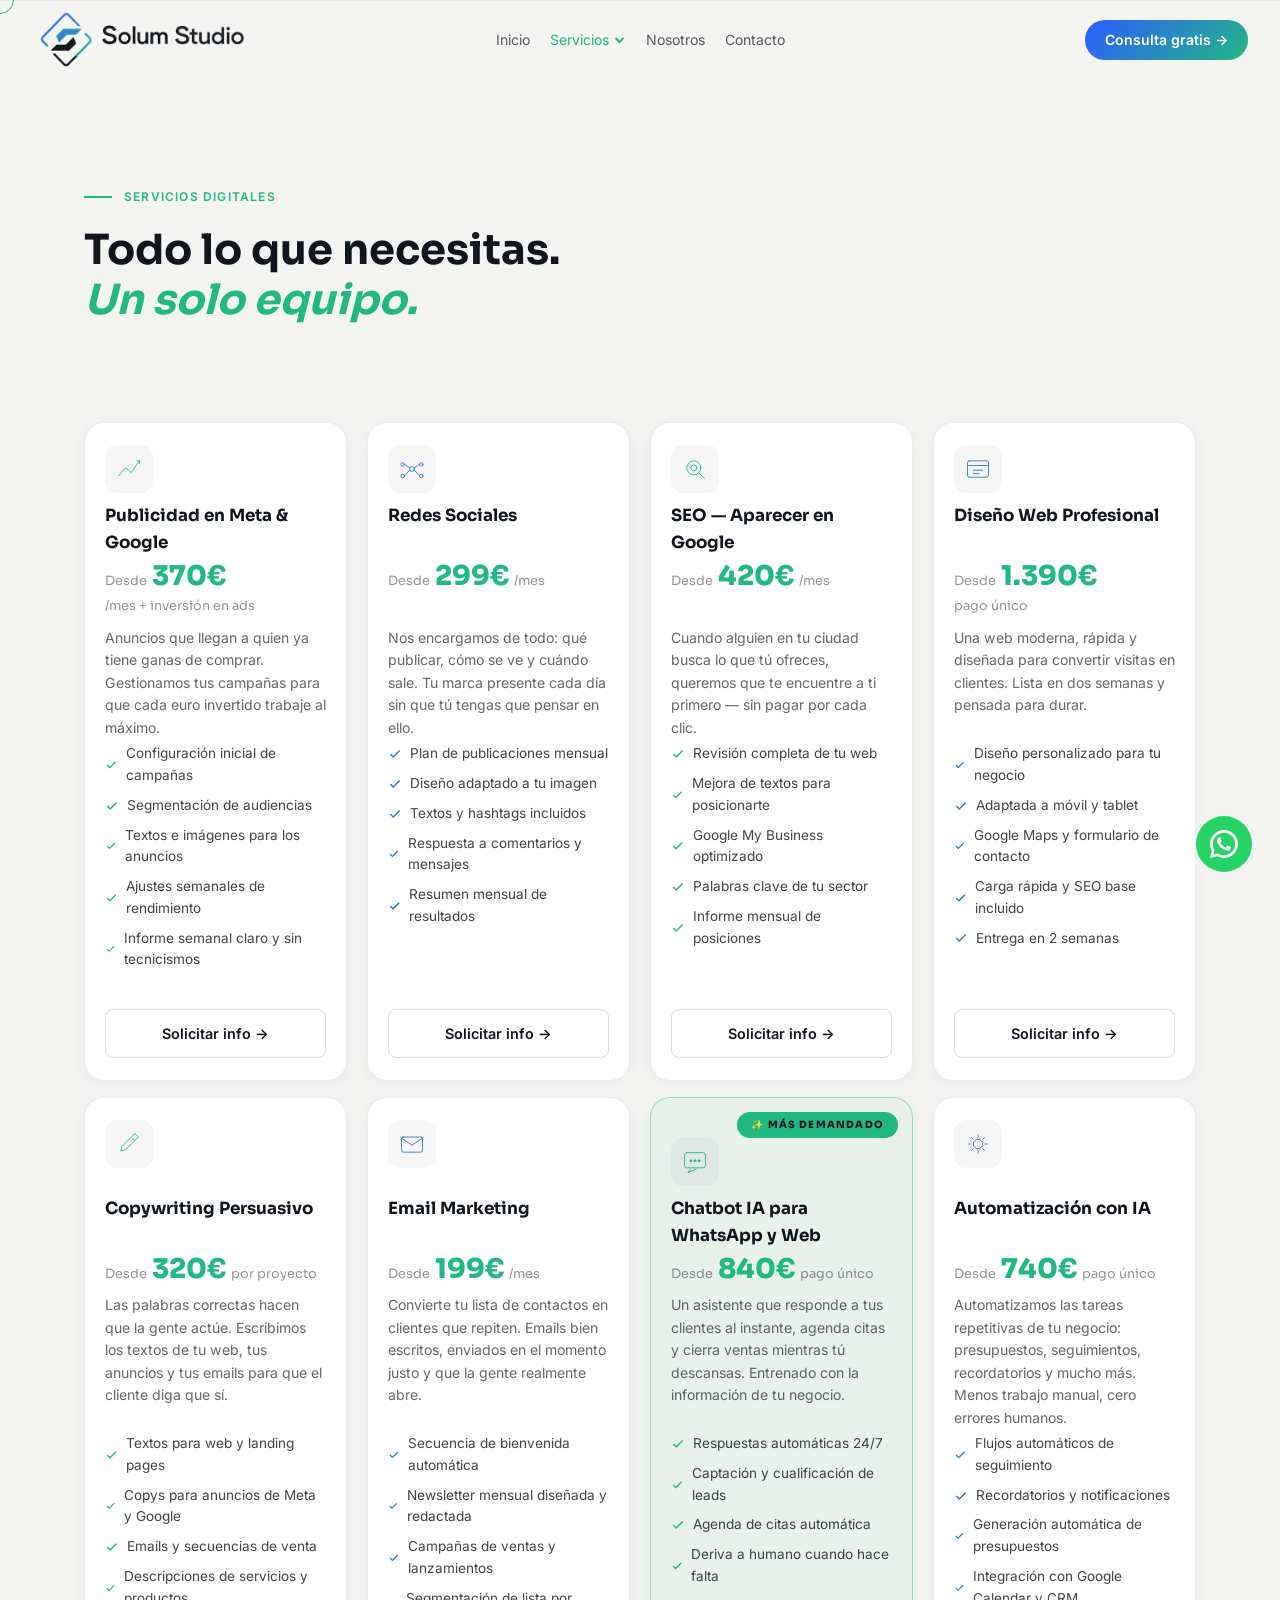
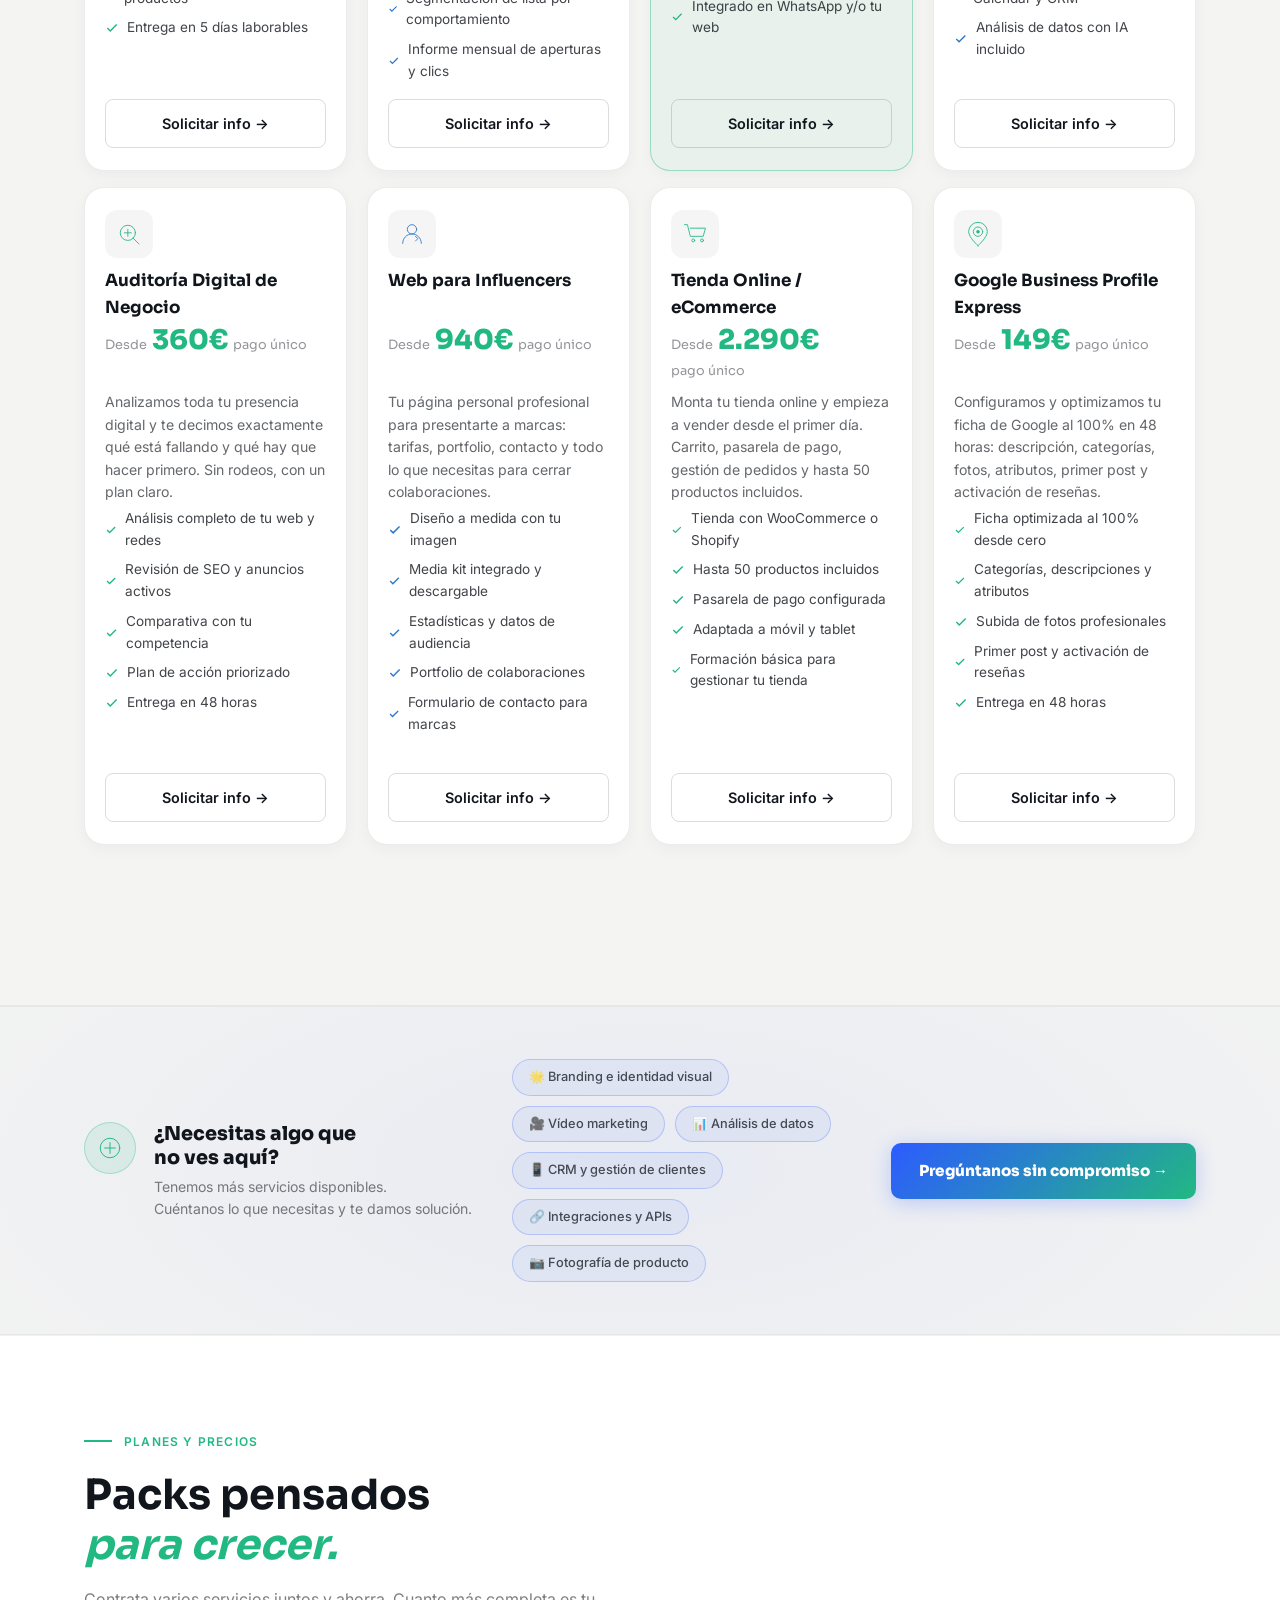
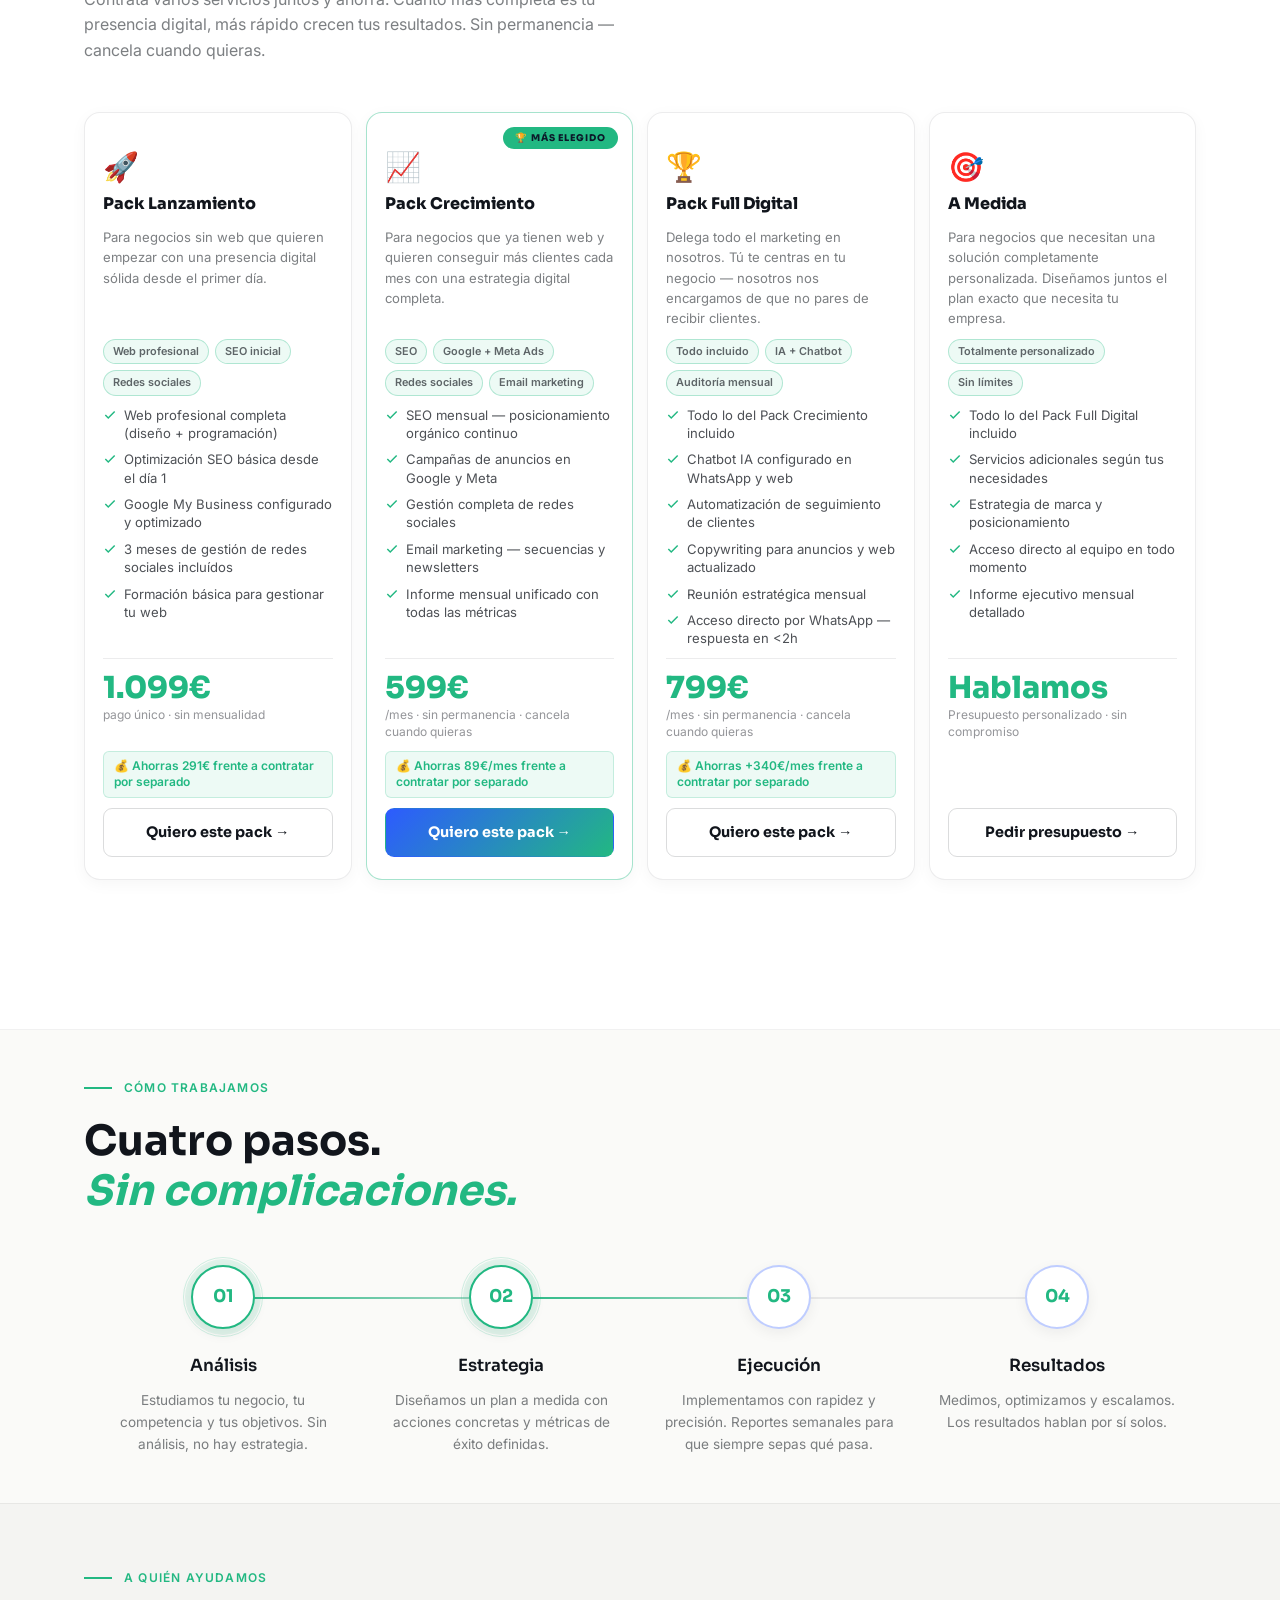
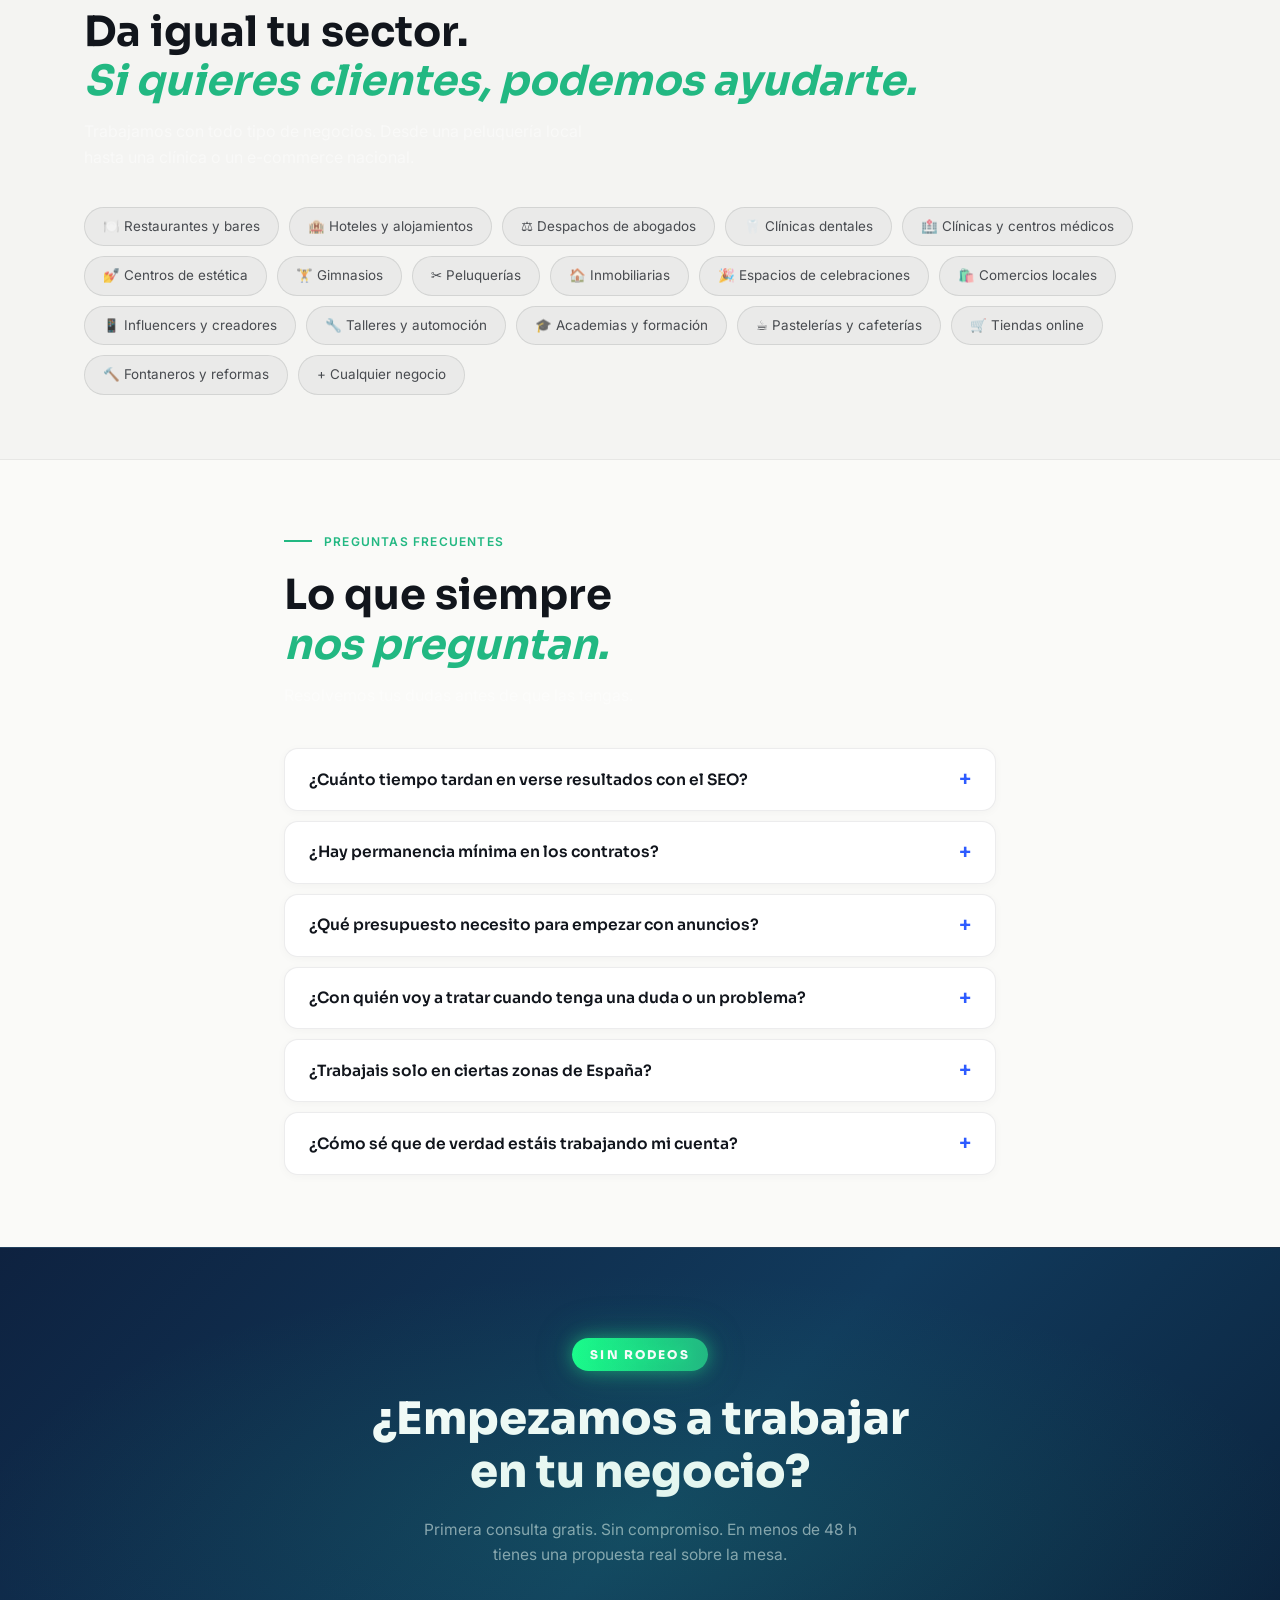
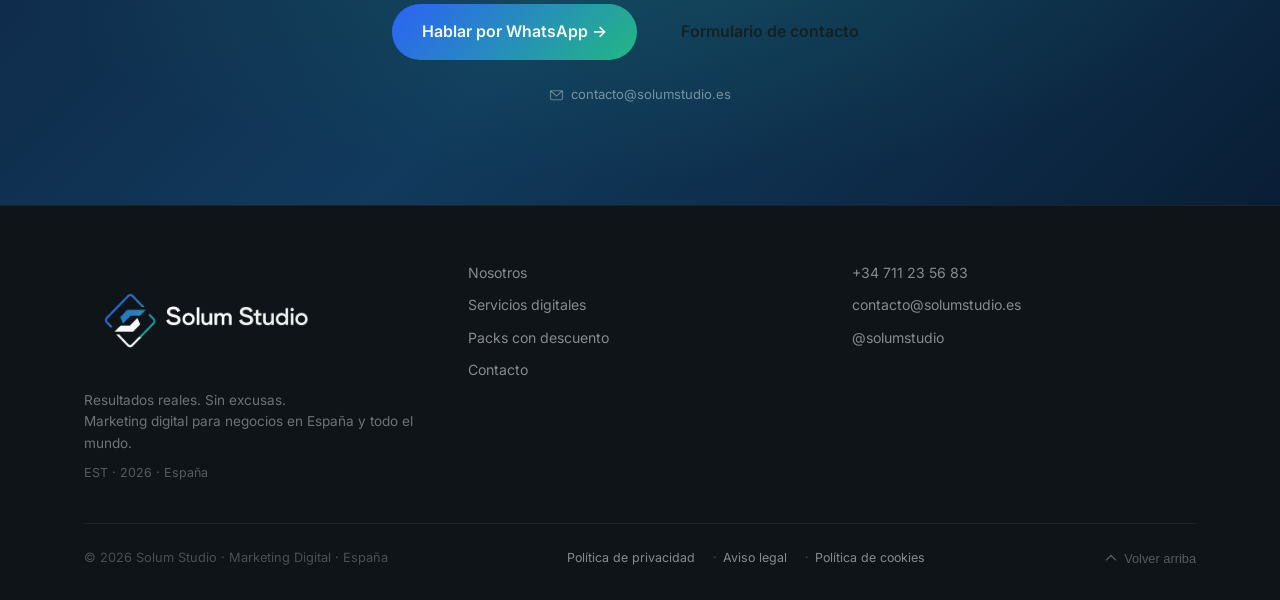
<file: servicios.html>
<!DOCTYPE html>
<html lang="es">
<head>
  <meta charset="UTF-8" />
  <link rel="icon" type="image/svg+xml" href="assets/img/logo/favicon.svg" />
  <meta name="viewport" content="width=device-width, initial-scale=1.0" />
  <title>Servicios Digitales — Solum Studio</title>
  <meta name="description" content="Meta Ads, Google Ads, SEO, diseño web, redes sociales, email marketing, chatbot IA y más. Servicios de marketing digital desde 199€/mes." />
  <meta name="theme-color" content="#FAFAF8" />
  <link rel="preconnect" href="https://fonts.googleapis.com" />
  <link rel="preconnect" href="https://fonts.gstatic.com" crossorigin />
  <link rel="stylesheet" href="https://fonts.googleapis.com/css2?family=Sora:wght@400;600;700;800&family=Inter:wght@400;500;600&display=swap" />
  <link rel="stylesheet" href="styles.css?v=20260630b" />
</head>
<body>

<a href="#main" class="skip-link">Ir al contenido</a>
<div class="cursor" id="cursor" aria-hidden="true"><div class="cursor-ring"></div></div>

<!-- NAV -->
<nav class="nav" id="nav">
  <div class="nav-inner">
    <a href="/" class="nav-logo" aria-label="Solum Studio">
      <img src="assets/img/logo/logo-nav-grad.png" alt="Solum Studio" class="nav-logo-img" />
    </a>
    <ul class="nav-links" role="list">
      <li><a href="/">Inicio</a></li>
      <li class="nav-dropdown">
        <a href="/servicios/" class="nav-dropdown-toggle" style="color:#22B882">Servicios <svg width="12" height="12" viewBox="0 0 12 12" fill="none" stroke="currentColor" stroke-width="2" aria-hidden="true"><polyline points="2,4 6,8 10,4"/></svg></a>
        <ul class="nav-dropdown-menu" role="list">
          <li><a href="/servicios/" style="color:#22B882">Servicios digitales</a></li>
          <li><a href="/servicios/#precios">Packs con descuento</a></li>
        </ul>
      </li>
      <li><a href="/nosotros/">Nosotros</a></li>
      <li><a href="/#contacto">Contacto</a></li>
    </ul>
    <div class="nav-cta-wrap">
      <a href="https://wa.me/34711235683?text=Hola%2C%20quiero%20una%20consulta%20gratis" class="btn btn-primary nav-cta" target="_blank" rel="noopener">Consulta gratis &rarr;</a>
    </div>
    <button class="nav-toggle" id="navToggle" aria-label="Abrir men&uacute;" aria-expanded="false">
      <span></span><span></span><span></span>
    </button>
  </div>
  <div class="nav-mobile" id="navMobile" aria-hidden="true">
    <ul role="list">
      <li><a href="/">Inicio</a></li>
      <li><a href="/servicios/">Servicios digitales</a></li>
      <li><a href="/servicios/#precios">Packs con descuento</a></li>
      <li><a href="/#contacto">Contacto</a></li>
      <li><a href="/nosotros/">Nosotros</a></li>
    </ul>
    <a href="https://wa.me/34711235683?text=Hola%2C%20quiero%20una%20consulta%20gratis" class="btn btn-primary" target="_blank" rel="noopener">Consulta gratis &rarr;</a>
  </div>
</nav>

<main id="main">

<!-- HEADER -->
<section class="section section-dark" id="servicios" style="padding-top:90px;">
  <div class="services-header">
    <div class="container">
      <div class="eyebrow">
        <div class="eyebrow-line" aria-hidden="true"></div>
        <span class="eyebrow-text">Servicios digitales</span>
      </div>
      <h1 class="section-title reveal" style="text-align:left;">Todo lo que necesitas.<br><em style="color:#22B882;font-style:italic;">Un solo equipo.</em></h1>
    </div>
  </div>

  <div class="services-grid-wrap">
    <div class="container">
      <div class="services-grid">

        <!-- 01 Meta Ads -->
        <article class="service-card-carousel">
          <div class="service-card-glow" style="background:radial-gradient(circle,rgba(34,184,130,.25),transparent)" aria-hidden="true"></div>
          <div class="service-card-top">
            <span class="service-cat" style="color:#22B882;border-color:rgba(34,184,130,.4)">ADS</span>
            <div class="service-icon-carousel" aria-hidden="true">
              <svg viewBox="0 0 48 48" fill="none" stroke="#22B882" stroke-width="1.5" stroke-linecap="round"><polyline points="6,36 18,22 28,30 42,10"/><polyline points="38,10 42,10 42,14"/></svg>
            </div>
          </div>
          <h3 class="service-name">Publicidad en Meta &amp; Google</h3>
          <div class="service-price"><span class="service-price-label">Desde</span> <strong>370&euro;</strong><span>/mes + inversi&oacute;n en ads</span></div>
          <p class="service-desc-carousel">Anuncios que llegan a quien ya tiene ganas de comprar. Gestionamos tus campa&ntilde;as para que cada euro invertido trabaje al m&aacute;ximo.</p>
          <ul class="service-includes-list">
            <li><svg width="14" height="14" viewBox="0 0 24 24" fill="none" stroke="#22B882" stroke-width="2.5"><polyline points="20 6 9 17 4 12"/></svg>Configuraci&oacute;n inicial de campa&ntilde;as</li>
            <li><svg width="14" height="14" viewBox="0 0 24 24" fill="none" stroke="#22B882" stroke-width="2.5"><polyline points="20 6 9 17 4 12"/></svg>Segmentaci&oacute;n de audiencias</li>
            <li><svg width="14" height="14" viewBox="0 0 24 24" fill="none" stroke="#22B882" stroke-width="2.5"><polyline points="20 6 9 17 4 12"/></svg>Textos e im&aacute;genes para los anuncios</li>
            <li><svg width="14" height="14" viewBox="0 0 24 24" fill="none" stroke="#22B882" stroke-width="2.5"><polyline points="20 6 9 17 4 12"/></svg>Ajustes semanales de rendimiento</li>
            <li><svg width="14" height="14" viewBox="0 0 24 24" fill="none" stroke="#22B882" stroke-width="2.5"><polyline points="20 6 9 17 4 12"/></svg>Informe semanal claro y sin tecnicismos</li>
          </ul>
          <a href="https://wa.me/34711235683?text=Hola%2C%20me%20interesa%20la%20publicidad%20en%20Meta%20y%20Google" class="service-cta" target="_blank" rel="noopener">Solicitar info &rarr;</a>
        </article>

        <!-- 02 Redes -->
        <article class="service-card-carousel">
          <div class="service-card-glow" style="background:radial-gradient(circle,rgba(46,120,199,.25),transparent)" aria-hidden="true"></div>
          <div class="service-card-top">
            <span class="service-cat" style="color:#2E78C7;border-color:rgba(46,120,199,.4)">SOCIAL</span>
            <div class="service-icon-carousel" aria-hidden="true">
              <svg viewBox="0 0 48 48" fill="none" stroke="#2E78C7" stroke-width="1.5" stroke-linecap="round"><circle cx="24" cy="24" r="4"/><circle cx="8" cy="16" r="3"/><circle cx="40" cy="16" r="3"/><circle cx="8" cy="36" r="3"/><circle cx="40" cy="36" r="3"/><line x1="11" y1="16" x2="20" y2="22"/><line x1="37" y1="16" x2="28" y2="22"/><line x1="11" y1="36" x2="20" y2="26"/><line x1="37" y1="36" x2="28" y2="26"/></svg>
            </div>
          </div>
          <h3 class="service-name">Redes Sociales</h3>
          <div class="service-price"><span class="service-price-label">Desde</span> <strong>299&euro;</strong><span>/mes</span></div>
          <p class="service-desc-carousel">Nos encargamos de todo: qu&eacute; publicar, c&oacute;mo se ve y cu&aacute;ndo sale. Tu marca presente cada d&iacute;a sin que t&uacute; tengas que pensar en ello.</p>
          <ul class="service-includes-list">
            <li><svg width="14" height="14" viewBox="0 0 24 24" fill="none" stroke="#2E78C7" stroke-width="2.5"><polyline points="20 6 9 17 4 12"/></svg>Plan de publicaciones mensual</li>
            <li><svg width="14" height="14" viewBox="0 0 24 24" fill="none" stroke="#2E78C7" stroke-width="2.5"><polyline points="20 6 9 17 4 12"/></svg>Dise&ntilde;o adaptado a tu imagen</li>
            <li><svg width="14" height="14" viewBox="0 0 24 24" fill="none" stroke="#2E78C7" stroke-width="2.5"><polyline points="20 6 9 17 4 12"/></svg>Textos y hashtags incluidos</li>
            <li><svg width="14" height="14" viewBox="0 0 24 24" fill="none" stroke="#2E78C7" stroke-width="2.5"><polyline points="20 6 9 17 4 12"/></svg>Respuesta a comentarios y mensajes</li>
            <li><svg width="14" height="14" viewBox="0 0 24 24" fill="none" stroke="#2E78C7" stroke-width="2.5"><polyline points="20 6 9 17 4 12"/></svg>Resumen mensual de resultados</li>
          </ul>
          <a href="https://wa.me/34711235683?text=Hola%2C%20me%20interesa%20la%20gesti%C3%B3n%20de%20redes" class="service-cta" target="_blank" rel="noopener">Solicitar info &rarr;</a>
        </article>

        <!-- 03 SEO -->
        <article class="service-card-carousel">
          <div class="service-card-glow" style="background:radial-gradient(circle,rgba(34,184,130,.25),transparent)" aria-hidden="true"></div>
          <div class="service-card-top">
            <span class="service-cat" style="color:#22B882;border-color:rgba(34,184,130,.4)">SEO</span>
            <div class="service-icon-carousel" aria-hidden="true">
              <svg viewBox="0 0 48 48" fill="none" stroke="#22B882" stroke-width="1.5" stroke-linecap="round"><circle cx="22" cy="22" r="12"/><circle cx="22" cy="22" r="5"/><line x1="30" y1="30" x2="40" y2="40"/></svg>
            </div>
          </div>
          <h3 class="service-name">SEO &mdash; Aparecer en Google</h3>
          <div class="service-price"><span class="service-price-label">Desde</span> <strong>420&euro;</strong><span>/mes</span></div>
          <p class="service-desc-carousel">Cuando alguien en tu ciudad busca lo que t&uacute; ofreces, queremos que te encuentre a ti primero &mdash; sin pagar por cada clic.</p>
          <ul class="service-includes-list">
            <li><svg width="14" height="14" viewBox="0 0 24 24" fill="none" stroke="#22B882" stroke-width="2.5"><polyline points="20 6 9 17 4 12"/></svg>Revisi&oacute;n completa de tu web</li>
            <li><svg width="14" height="14" viewBox="0 0 24 24" fill="none" stroke="#22B882" stroke-width="2.5"><polyline points="20 6 9 17 4 12"/></svg>Mejora de textos para posicionarte</li>
            <li><svg width="14" height="14" viewBox="0 0 24 24" fill="none" stroke="#22B882" stroke-width="2.5"><polyline points="20 6 9 17 4 12"/></svg>Google My Business optimizado</li>
            <li><svg width="14" height="14" viewBox="0 0 24 24" fill="none" stroke="#22B882" stroke-width="2.5"><polyline points="20 6 9 17 4 12"/></svg>Palabras clave de tu sector</li>
            <li><svg width="14" height="14" viewBox="0 0 24 24" fill="none" stroke="#22B882" stroke-width="2.5"><polyline points="20 6 9 17 4 12"/></svg>Informe mensual de posiciones</li>
          </ul>
          <a href="https://wa.me/34711235683?text=Hola%2C%20me%20interesa%20el%20SEO" class="service-cta" target="_blank" rel="noopener">Solicitar info &rarr;</a>
        </article>

        <!-- 04 Web -->
        <article class="service-card-carousel">
          <div class="service-card-glow" style="background:radial-gradient(circle,rgba(46,120,199,.25),transparent)" aria-hidden="true"></div>
          <div class="service-card-top">
            <span class="service-cat" style="color:#2E78C7;border-color:rgba(46,120,199,.4)">WEB</span>
            <div class="service-icon-carousel" aria-hidden="true">
              <svg viewBox="0 0 48 48" fill="none" stroke="#2E78C7" stroke-width="1.5" stroke-linecap="round"><rect x="6" y="10" width="36" height="28" rx="3"/><line x1="6" y1="18" x2="42" y2="18"/><line x1="16" y1="26" x2="32" y2="26"/><line x1="16" y1="32" x2="26" y2="32"/></svg>
            </div>
          </div>
          <h3 class="service-name">Dise&ntilde;o Web Profesional</h3>
          <div class="service-price"><span class="service-price-label">Desde</span> <strong>1.390&euro;</strong><span> pago &uacute;nico</span></div>
          <p class="service-desc-carousel">Una web moderna, r&aacute;pida y dise&ntilde;ada para convertir visitas en clientes. Lista en dos semanas y pensada para durar.</p>
          <ul class="service-includes-list">
            <li><svg width="14" height="14" viewBox="0 0 24 24" fill="none" stroke="#2E78C7" stroke-width="2.5"><polyline points="20 6 9 17 4 12"/></svg>Dise&ntilde;o personalizado para tu negocio</li>
            <li><svg width="14" height="14" viewBox="0 0 24 24" fill="none" stroke="#2E78C7" stroke-width="2.5"><polyline points="20 6 9 17 4 12"/></svg>Adaptada a m&oacute;vil y tablet</li>
            <li><svg width="14" height="14" viewBox="0 0 24 24" fill="none" stroke="#2E78C7" stroke-width="2.5"><polyline points="20 6 9 17 4 12"/></svg>Google Maps y formulario de contacto</li>
            <li><svg width="14" height="14" viewBox="0 0 24 24" fill="none" stroke="#2E78C7" stroke-width="2.5"><polyline points="20 6 9 17 4 12"/></svg>Carga r&aacute;pida y SEO base incluido</li>
            <li><svg width="14" height="14" viewBox="0 0 24 24" fill="none" stroke="#2E78C7" stroke-width="2.5"><polyline points="20 6 9 17 4 12"/></svg>Entrega en 2 semanas</li>
          </ul>
          <a href="https://wa.me/34711235683?text=Hola%2C%20me%20interesa%20el%20dise%C3%B1o%20web" class="service-cta" target="_blank" rel="noopener">Solicitar info &rarr;</a>
        </article>

        <!-- 05 Copy -->
        <article class="service-card-carousel">
          <div class="service-card-glow" style="background:radial-gradient(circle,rgba(34,184,130,.25),transparent)" aria-hidden="true"></div>
          <div class="service-card-top">
            <span class="service-cat" style="color:#22B882;border-color:rgba(34,184,130,.4)">COPY</span>
            <div class="service-icon-carousel" aria-hidden="true">
              <svg viewBox="0 0 48 48" fill="none" stroke="#22B882" stroke-width="1.5" stroke-linecap="round"><path d="M36 8L40 12L18 34L10 36L12 28L34 6z"/><line x1="30" y1="14" x2="34" y2="18"/></svg>
            </div>
          </div>
          <h3 class="service-name">Copywriting Persuasivo</h3>
          <div class="service-price"><span class="service-price-label">Desde</span> <strong>320&euro;</strong><span> por proyecto</span></div>
          <p class="service-desc-carousel">Las palabras correctas hacen que la gente act&uacute;e. Escribimos los textos de tu web, tus anuncios y tus emails para que el cliente diga que s&iacute;.</p>
          <ul class="service-includes-list">
            <li><svg width="14" height="14" viewBox="0 0 24 24" fill="none" stroke="#22B882" stroke-width="2.5"><polyline points="20 6 9 17 4 12"/></svg>Textos para web y landing pages</li>
            <li><svg width="14" height="14" viewBox="0 0 24 24" fill="none" stroke="#22B882" stroke-width="2.5"><polyline points="20 6 9 17 4 12"/></svg>Copys para anuncios de Meta y Google</li>
            <li><svg width="14" height="14" viewBox="0 0 24 24" fill="none" stroke="#22B882" stroke-width="2.5"><polyline points="20 6 9 17 4 12"/></svg>Emails y secuencias de venta</li>
            <li><svg width="14" height="14" viewBox="0 0 24 24" fill="none" stroke="#22B882" stroke-width="2.5"><polyline points="20 6 9 17 4 12"/></svg>Descripciones de servicios y productos</li>
            <li><svg width="14" height="14" viewBox="0 0 24 24" fill="none" stroke="#22B882" stroke-width="2.5"><polyline points="20 6 9 17 4 12"/></svg>Entrega en 5 d&iacute;as laborables</li>
          </ul>
          <a href="https://wa.me/34711235683?text=Hola%2C%20me%20interesa%20el%20copywriting" class="service-cta" target="_blank" rel="noopener">Solicitar info &rarr;</a>
        </article>

        <!-- 06 Email -->
        <article class="service-card-carousel">
          <div class="service-card-glow" style="background:radial-gradient(circle,rgba(46,120,199,.25),transparent)" aria-hidden="true"></div>
          <div class="service-card-top">
            <span class="service-cat" style="color:#2E78C7;border-color:rgba(46,120,199,.4)">EMAIL</span>
            <div class="service-icon-carousel" aria-hidden="true">
              <svg viewBox="0 0 48 48" fill="none" stroke="#2E78C7" stroke-width="1.5" stroke-linecap="round"><rect x="6" y="12" width="36" height="26" rx="3"/><polyline points="6,14 24,26 42,14"/></svg>
            </div>
          </div>
          <h3 class="service-name">Email Marketing</h3>
          <div class="service-price"><span class="service-price-label">Desde</span> <strong>199&euro;</strong><span>/mes</span></div>
          <p class="service-desc-carousel">Convierte tu lista de contactos en clientes que repiten. Emails bien escritos, enviados en el momento justo y que la gente realmente abre.</p>
          <ul class="service-includes-list">
            <li><svg width="14" height="14" viewBox="0 0 24 24" fill="none" stroke="#2E78C7" stroke-width="2.5"><polyline points="20 6 9 17 4 12"/></svg>Secuencia de bienvenida autom&aacute;tica</li>
            <li><svg width="14" height="14" viewBox="0 0 24 24" fill="none" stroke="#2E78C7" stroke-width="2.5"><polyline points="20 6 9 17 4 12"/></svg>Newsletter mensual dise&ntilde;ada y redactada</li>
            <li><svg width="14" height="14" viewBox="0 0 24 24" fill="none" stroke="#2E78C7" stroke-width="2.5"><polyline points="20 6 9 17 4 12"/></svg>Campa&ntilde;as de ventas y lanzamientos</li>
            <li><svg width="14" height="14" viewBox="0 0 24 24" fill="none" stroke="#2E78C7" stroke-width="2.5"><polyline points="20 6 9 17 4 12"/></svg>Segmentaci&oacute;n de lista por comportamiento</li>
            <li><svg width="14" height="14" viewBox="0 0 24 24" fill="none" stroke="#2E78C7" stroke-width="2.5"><polyline points="20 6 9 17 4 12"/></svg>Informe mensual de aperturas y clics</li>
          </ul>
          <a href="https://wa.me/34711235683?text=Hola%2C%20me%20interesa%20el%20email%20marketing" class="service-cta" target="_blank" rel="noopener">Solicitar info &rarr;</a>
        </article>

        <!-- 07 Chatbot IA -->
        <article class="service-card-carousel service-card--featured" style="padding-top:40px">
          <div class="service-card-glow" style="background:radial-gradient(circle,rgba(34,184,130,.35),transparent)" aria-hidden="true"></div>
          <div class="service-card-banner">&#10024; M&Aacute;S DEMANDADO</div>
          <div class="service-card-top">
            <div class="service-icon-carousel" aria-hidden="true">
              <svg viewBox="0 0 48 48" fill="none" stroke="#22B882" stroke-width="1.5" stroke-linecap="round"><rect x="6" y="8" width="36" height="26" rx="4"/><path d="M16 36l-4 6 14-6"/><circle cx="17" cy="22" r="2.5" fill="#22B882" stroke="none"/><circle cx="24" cy="22" r="2.5" fill="#22B882" stroke="none"/><circle cx="31" cy="22" r="2.5" fill="#22B882" stroke="none"/></svg>
            </div>
          </div>
          <h3 class="service-name">Chatbot IA para WhatsApp y Web</h3>
          <div class="service-price"><span class="service-price-label">Desde</span> <strong>840&euro;</strong><span> pago &uacute;nico</span></div>
          <p class="service-desc-carousel">Un asistente que responde a tus clientes al instante, agenda citas y cierra ventas mientras t&uacute; descansas. Entrenado con la informaci&oacute;n de tu negocio.</p>
          <ul class="service-includes-list">
            <li><svg width="14" height="14" viewBox="0 0 24 24" fill="none" stroke="#22B882" stroke-width="2.5"><polyline points="20 6 9 17 4 12"/></svg>Respuestas autom&aacute;ticas 24/7</li>
            <li><svg width="14" height="14" viewBox="0 0 24 24" fill="none" stroke="#22B882" stroke-width="2.5"><polyline points="20 6 9 17 4 12"/></svg>Captaci&oacute;n y cualificaci&oacute;n de leads</li>
            <li><svg width="14" height="14" viewBox="0 0 24 24" fill="none" stroke="#22B882" stroke-width="2.5"><polyline points="20 6 9 17 4 12"/></svg>Agenda de citas autom&aacute;tica</li>
            <li><svg width="14" height="14" viewBox="0 0 24 24" fill="none" stroke="#22B882" stroke-width="2.5"><polyline points="20 6 9 17 4 12"/></svg>Deriva a humano cuando hace falta</li>
            <li><svg width="14" height="14" viewBox="0 0 24 24" fill="none" stroke="#22B882" stroke-width="2.5"><polyline points="20 6 9 17 4 12"/></svg>Integrado en WhatsApp y/o tu web</li>
          </ul>
          <a href="https://wa.me/34711235683?text=Hola%2C%20me%20interesa%20el%20chatbot%20con%20IA" class="service-cta" target="_blank" rel="noopener">Solicitar info &rarr;</a>
        </article>

        <!-- 08 Automatización IA -->
        <article class="service-card-carousel">
          <div class="service-card-glow" style="background:radial-gradient(circle,rgba(46,120,199,.25),transparent)" aria-hidden="true"></div>
          <div class="service-card-top">
            <span class="service-cat" style="color:#2E78C7;border-color:rgba(46,120,199,.4)">AUTOMATIZACI&Oacute;N</span>
            <div class="service-icon-carousel" aria-hidden="true">
              <svg viewBox="0 0 48 48" fill="none" stroke="#2E78C7" stroke-width="1.5" stroke-linecap="round"><circle cx="24" cy="24" r="8"/><path d="M24 8v4M24 36v4M8 24h4M36 24h4M13 13l3 3M32 32l3 3M35 13l-3 3M16 32l-3 3"/></svg>
            </div>
          </div>
          <h3 class="service-name">Automatizaci&oacute;n con IA</h3>
          <div class="service-price"><span class="service-price-label">Desde</span> <strong>740&euro;</strong><span> pago &uacute;nico</span></div>
          <p class="service-desc-carousel">Automatizamos las tareas repetitivas de tu negocio: presupuestos, seguimientos, recordatorios y mucho m&aacute;s. Menos trabajo manual, cero errores humanos.</p>
          <ul class="service-includes-list">
            <li><svg width="14" height="14" viewBox="0 0 24 24" fill="none" stroke="#2E78C7" stroke-width="2.5"><polyline points="20 6 9 17 4 12"/></svg>Flujos autom&aacute;ticos de seguimiento</li>
            <li><svg width="14" height="14" viewBox="0 0 24 24" fill="none" stroke="#2E78C7" stroke-width="2.5"><polyline points="20 6 9 17 4 12"/></svg>Recordatorios y notificaciones</li>
            <li><svg width="14" height="14" viewBox="0 0 24 24" fill="none" stroke="#2E78C7" stroke-width="2.5"><polyline points="20 6 9 17 4 12"/></svg>Generaci&oacute;n autom&aacute;tica de presupuestos</li>
            <li><svg width="14" height="14" viewBox="0 0 24 24" fill="none" stroke="#2E78C7" stroke-width="2.5"><polyline points="20 6 9 17 4 12"/></svg>Integraci&oacute;n con Google Calendar y CRM</li>
            <li><svg width="14" height="14" viewBox="0 0 24 24" fill="none" stroke="#2E78C7" stroke-width="2.5"><polyline points="20 6 9 17 4 12"/></svg>An&aacute;lisis de datos con IA incluido</li>
          </ul>
          <a href="https://wa.me/34711235683?text=Hola%2C%20me%20interesa%20la%20automatizaci%C3%B3n%20con%20IA" class="service-cta" target="_blank" rel="noopener">Solicitar info &rarr;</a>
        </article>

        <!-- 09 Auditoría Digital -->
        <article class="service-card-carousel">
          <div class="service-card-glow" style="background:radial-gradient(circle,rgba(34,184,130,.25),transparent)" aria-hidden="true"></div>
          <div class="service-card-top">
            <span class="service-cat" style="color:#22B882;border-color:rgba(34,184,130,.4)">AUDITOR&Iacute;A</span>
            <div class="service-icon-carousel" aria-hidden="true">
              <svg viewBox="0 0 48 48" fill="none" stroke="#22B882" stroke-width="1.5" stroke-linecap="round"><circle cx="22" cy="22" r="13"/><line x1="31" y1="31" x2="41" y2="41"/><line x1="16" y1="22" x2="28" y2="22"/><line x1="22" y1="16" x2="22" y2="28"/></svg>
            </div>
          </div>
          <h3 class="service-name">Auditor&iacute;a Digital de Negocio</h3>
          <div class="service-price"><span class="service-price-label">Desde</span> <strong>360&euro;</strong><span> pago &uacute;nico</span></div>
          <p class="service-desc-carousel">Analizamos toda tu presencia digital y te decimos exactamente qu&eacute; est&aacute; fallando y qu&eacute; hay que hacer primero. Sin rodeos, con un plan claro.</p>
          <ul class="service-includes-list">
            <li><svg width="14" height="14" viewBox="0 0 24 24" fill="none" stroke="#22B882" stroke-width="2.5"><polyline points="20 6 9 17 4 12"/></svg>An&aacute;lisis completo de tu web y redes</li>
            <li><svg width="14" height="14" viewBox="0 0 24 24" fill="none" stroke="#22B882" stroke-width="2.5"><polyline points="20 6 9 17 4 12"/></svg>Revisi&oacute;n de SEO y anuncios activos</li>
            <li><svg width="14" height="14" viewBox="0 0 24 24" fill="none" stroke="#22B882" stroke-width="2.5"><polyline points="20 6 9 17 4 12"/></svg>Comparativa con tu competencia</li>
            <li><svg width="14" height="14" viewBox="0 0 24 24" fill="none" stroke="#22B882" stroke-width="2.5"><polyline points="20 6 9 17 4 12"/></svg>Plan de acci&oacute;n priorizado</li>
            <li><svg width="14" height="14" viewBox="0 0 24 24" fill="none" stroke="#22B882" stroke-width="2.5"><polyline points="20 6 9 17 4 12"/></svg>Entrega en 48 horas</li>
          </ul>
          <a href="https://wa.me/34711235683?text=Hola%2C%20me%20interesa%20la%20auditor%C3%ADa%20digital" class="service-cta" target="_blank" rel="noopener">Solicitar info &rarr;</a>
        </article>

        <!-- 10 Web Influencers -->
        <article class="service-card-carousel">
          <div class="service-card-glow" style="background:radial-gradient(circle,rgba(46,120,199,.25),transparent)" aria-hidden="true"></div>
          <div class="service-card-top">
            <span class="service-cat" style="color:#2E78C7;border-color:rgba(46,120,199,.4)">INFLUENCER</span>
            <div class="service-icon-carousel" aria-hidden="true">
              <svg viewBox="0 0 48 48" fill="none" stroke="#2E78C7" stroke-width="1.5" stroke-linecap="round"><circle cx="24" cy="16" r="8"/><path d="M8 40c0-8.837 7.163-16 16-16s16 7.163 16 16"/><path d="M30 28l4 4-4 4"/></svg>
            </div>
          </div>
          <h3 class="service-name">Web para Influencers</h3>
          <div class="service-price"><span class="service-price-label">Desde</span> <strong>940&euro;</strong><span> pago &uacute;nico</span></div>
          <p class="service-desc-carousel">Tu p&aacute;gina personal profesional para presentarte a marcas: tarifas, portfolio, contacto y todo lo que necesitas para cerrar colaboraciones.</p>
          <ul class="service-includes-list">
            <li><svg width="14" height="14" viewBox="0 0 24 24" fill="none" stroke="#2E78C7" stroke-width="2.5"><polyline points="20 6 9 17 4 12"/></svg>Dise&ntilde;o a medida con tu imagen</li>
            <li><svg width="14" height="14" viewBox="0 0 24 24" fill="none" stroke="#2E78C7" stroke-width="2.5"><polyline points="20 6 9 17 4 12"/></svg>Media kit integrado y descargable</li>
            <li><svg width="14" height="14" viewBox="0 0 24 24" fill="none" stroke="#2E78C7" stroke-width="2.5"><polyline points="20 6 9 17 4 12"/></svg>Estad&iacute;sticas y datos de audiencia</li>
            <li><svg width="14" height="14" viewBox="0 0 24 24" fill="none" stroke="#2E78C7" stroke-width="2.5"><polyline points="20 6 9 17 4 12"/></svg>Portfolio de colaboraciones</li>
            <li><svg width="14" height="14" viewBox="0 0 24 24" fill="none" stroke="#2E78C7" stroke-width="2.5"><polyline points="20 6 9 17 4 12"/></svg>Formulario de contacto para marcas</li>
          </ul>
          <a href="https://wa.me/34711235683?text=Hola%2C%20me%20interesa%20la%20web%20para%20influencers" class="service-cta" target="_blank" rel="noopener">Solicitar info &rarr;</a>
        </article>

        <!-- 11 Tienda Online -->
        <article class="service-card-carousel">
          <div class="service-card-glow" style="background:radial-gradient(circle,rgba(34,184,130,.25),transparent)" aria-hidden="true"></div>
          <div class="service-card-top">
            <span class="service-cat" style="color:#22B882;border-color:rgba(34,184,130,.4)">TIENDA</span>
            <div class="service-icon-carousel" aria-hidden="true">
              <svg viewBox="0 0 48 48" fill="none" stroke="#22B882" stroke-width="1.5" stroke-linecap="round"><path d="M6 8h5l5 20h22l4-14H16"/><circle cx="21" cy="35" r="2.5"/><circle cx="36" cy="35" r="2.5"/></svg>
            </div>
          </div>
          <h3 class="service-name">Tienda Online / eCommerce</h3>
          <div class="service-price"><span class="service-price-label">Desde</span> <strong>2.290&euro;</strong><span> pago &uacute;nico</span></div>
          <p class="service-desc-carousel">Monta tu tienda online y empieza a vender desde el primer d&iacute;a. Carrito, pasarela de pago, gesti&oacute;n de pedidos y hasta 50 productos incluidos.</p>
          <ul class="service-includes-list">
            <li><svg width="14" height="14" viewBox="0 0 24 24" fill="none" stroke="#22B882" stroke-width="2.5"><polyline points="20 6 9 17 4 12"/></svg>Tienda con WooCommerce o Shopify</li>
            <li><svg width="14" height="14" viewBox="0 0 24 24" fill="none" stroke="#22B882" stroke-width="2.5"><polyline points="20 6 9 17 4 12"/></svg>Hasta 50 productos incluidos</li>
            <li><svg width="14" height="14" viewBox="0 0 24 24" fill="none" stroke="#22B882" stroke-width="2.5"><polyline points="20 6 9 17 4 12"/></svg>Pasarela de pago configurada</li>
            <li><svg width="14" height="14" viewBox="0 0 24 24" fill="none" stroke="#22B882" stroke-width="2.5"><polyline points="20 6 9 17 4 12"/></svg>Adaptada a m&oacute;vil y tablet</li>
            <li><svg width="14" height="14" viewBox="0 0 24 24" fill="none" stroke="#22B882" stroke-width="2.5"><polyline points="20 6 9 17 4 12"/></svg>Formaci&oacute;n b&aacute;sica para gestionar tu tienda</li>
          </ul>
          <a href="https://wa.me/34711235683?text=Hola%2C%20me%20interesa%20la%20tienda%20online" class="service-cta" target="_blank" rel="noopener">Solicitar info &rarr;</a>
        </article>

        <!-- 12 Google Business Profile Express -->
        <article class="service-card-carousel">
          <div class="service-card-glow" style="background:radial-gradient(circle,rgba(34,184,130,.25),transparent)" aria-hidden="true"></div>
          <div class="service-card-top">
            <span class="service-cat" style="color:#22B882;border-color:rgba(34,184,130,.4)">LOCAL</span>
            <div class="service-icon-carousel" aria-hidden="true">
              <svg viewBox="0 0 48 48" fill="none" stroke="#22B882" stroke-width="1.5" stroke-linecap="round"><circle cx="24" cy="20" r="8"/><path d="M24 44C24 44 8 30 8 20a16 16 0 0132 0c0 10-16 24-16 24z"/><circle cx="24" cy="20" r="3" fill="#22B882" stroke="none"/></svg>
            </div>
          </div>
          <h3 class="service-name">Google Business Profile Express</h3>
          <div class="service-price"><span class="service-price-label">Desde</span> <strong>149&euro;</strong><span> pago &uacute;nico</span></div>
          <p class="service-desc-carousel">Configuramos y optimizamos tu ficha de Google al 100% en 48 horas: descripci&oacute;n, categor&iacute;as, fotos, atributos, primer post y activaci&oacute;n de rese&ntilde;as.</p>
          <ul class="service-includes-list">
            <li><svg width="14" height="14" viewBox="0 0 24 24" fill="none" stroke="#22B882" stroke-width="2.5"><polyline points="20 6 9 17 4 12"/></svg>Ficha optimizada al 100% desde cero</li>
            <li><svg width="14" height="14" viewBox="0 0 24 24" fill="none" stroke="#22B882" stroke-width="2.5"><polyline points="20 6 9 17 4 12"/></svg>Categor&iacute;as, descripciones y atributos</li>
            <li><svg width="14" height="14" viewBox="0 0 24 24" fill="none" stroke="#22B882" stroke-width="2.5"><polyline points="20 6 9 17 4 12"/></svg>Subida de fotos profesionales</li>
            <li><svg width="14" height="14" viewBox="0 0 24 24" fill="none" stroke="#22B882" stroke-width="2.5"><polyline points="20 6 9 17 4 12"/></svg>Primer post y activaci&oacute;n de rese&ntilde;as</li>
            <li><svg width="14" height="14" viewBox="0 0 24 24" fill="none" stroke="#22B882" stroke-width="2.5"><polyline points="20 6 9 17 4 12"/></svg>Entrega en 48 horas</li>
          </ul>
          <a href="https://wa.me/34711235683?text=Hola%2C%20me%20interesa%20el%20Google%20Business%20Profile%20Express" class="service-cta" target="_blank" rel="noopener">Solicitar info &rarr;</a>
        </article>

      </div>
    </div>
  </div>
</section>

<!-- SERVICES EXTRA -->
<section class="services-extra">
  <div class="services-extra-bg" aria-hidden="true"></div>
  <div class="container">
    <div class="services-extra-inner">
      <div class="services-extra-left">
        <div class="services-extra-icon" aria-hidden="true">
          <svg viewBox="0 0 48 48" fill="none" stroke="#22B882" stroke-width="1.8" stroke-linecap="round" stroke-linejoin="round"><circle cx="24" cy="24" r="18"/><line x1="24" y1="14" x2="24" y2="34"/><line x1="14" y1="24" x2="34" y2="24"/></svg>
        </div>
        <div class="services-extra-text">
          <h3>&iquest;Necesitas algo que<br>no ves aqu&iacute;?</h3>
          <p>Tenemos m&aacute;s servicios disponibles.<br>Cu&eacute;ntanos lo que necesitas y te damos soluci&oacute;n.</p>
        </div>
      </div>
      <div class="services-extra-center">
        <div class="services-extra-tags" aria-label="Otros servicios disponibles">
          <span class="extra-tag">&#127775; Branding e identidad visual</span>
          <span class="extra-tag">&#127909; V&iacute;deo marketing</span>
          <span class="extra-tag">&#128202; An&aacute;lisis de datos</span>
          <span class="extra-tag">&#128241; CRM y gesti&oacute;n de clientes</span>
          <span class="extra-tag">&#128279; Integraciones y APIs</span>
          <span class="extra-tag">&#128247; Fotograf&iacute;a de producto</span>
        </div>
      </div>
      <div class="services-extra-right">
        <a href="https://wa.me/34711235683?text=Hola%2C%20tengo%20una%20consulta%20sobre%20servicios" class="btn-extra-cta" target="_blank" rel="noopener">Preg&uacute;ntanos sin compromiso &rarr;</a>
      </div>
    </div>
  </div>
</section>

<!--  PACKS / PRECIOS  -->
<section class="section section-dark" id="precios">
  <div class="container">
    <div class="eyebrow">
      <div class="eyebrow-line" aria-hidden="true"></div>
      <span class="eyebrow-text">Planes y precios</span>
    </div>
    <h2 class="section-title reveal" style="text-align:left;">Packs pensados<br><em style="color:#22B882;font-style:italic;">para crecer.</em></h2>
    <p style="color:rgba(17,21,28,.55); margin-top:12px; max-width:560px">Contrata varios servicios juntos y ahorra. Cuanto m&aacute;s completa es tu presencia digital, m&aacute;s r&aacute;pido crecen tus resultados. Sin permanencia &mdash; cancela cuando quieras.</p>

    <div class="packs-grid" style="margin-top:48px">

      <!-- Pack 1 -->
      <div class="pack-card reveal-scale">
        <div class="pack-icon" aria-hidden="true">&#128640;</div>
        <h3 class="pack-name">Pack Lanzamiento</h3>
        <p class="pack-desc">Para negocios sin web que quieren empezar con una presencia digital s&oacute;lida desde el primer d&iacute;a.</p>
        <div class="pack-tags">
          <span>Web profesional</span>
          <span>SEO inicial</span>
          <span>Redes sociales</span>
        </div>
        <ul class="pack-features">
          <li><svg width="14" height="14" viewBox="0 0 24 24" fill="none" stroke="#22B882" stroke-width="2.5"><polyline points="20 6 9 17 4 12"/></svg>Web profesional completa (dise&ntilde;o + programaci&oacute;n)</li>
          <li><svg width="14" height="14" viewBox="0 0 24 24" fill="none" stroke="#22B882" stroke-width="2.5"><polyline points="20 6 9 17 4 12"/></svg>Optimizaci&oacute;n SEO b&aacute;sica desde el d&iacute;a 1</li>
          <li><svg width="14" height="14" viewBox="0 0 24 24" fill="none" stroke="#22B882" stroke-width="2.5"><polyline points="20 6 9 17 4 12"/></svg>Google My Business configurado y optimizado</li>
          <li><svg width="14" height="14" viewBox="0 0 24 24" fill="none" stroke="#22B882" stroke-width="2.5"><polyline points="20 6 9 17 4 12"/></svg>3 meses de gesti&oacute;n de redes sociales inclu&iacute;dos</li>
          <li><svg width="14" height="14" viewBox="0 0 24 24" fill="none" stroke="#22B882" stroke-width="2.5"><polyline points="20 6 9 17 4 12"/></svg>Formaci&oacute;n b&aacute;sica para gestionar tu web</li>
        </ul>
        <div class="pack-price">
          <strong>1.099&euro;</strong>
          <span>pago &uacute;nico &middot; sin mensualidad</span>
        </div>
        <div class="pack-savings">&#128176; Ahorras 291&euro; frente a contratar por separado</div>
        <a href="https://wa.me/34711235683?text=Hola%2C%20me%20interesa%20el%20Pack%20Lanzamiento" class="pack-cta" target="_blank" rel="noopener">Quiero este pack &rarr;</a>
      </div>

      <!-- Pack 2 - Featured -->
      <div class="pack-card pack-card--featured reveal-scale stagger-1">
        <div class="pack-featured-badge">&#127942; M&Aacute;S ELEGIDO</div>
        <div class="pack-icon" aria-hidden="true">&#128200;</div>
        <h3 class="pack-name">Pack Crecimiento</h3>
        <p class="pack-desc">Para negocios que ya tienen web y quieren conseguir m&aacute;s clientes cada mes con una estrategia digital completa.</p>
        <div class="pack-tags">
          <span>SEO</span>
          <span>Google + Meta Ads</span>
          <span>Redes sociales</span>
          <span>Email marketing</span>
        </div>
        <ul class="pack-features">
          <li><svg width="14" height="14" viewBox="0 0 24 24" fill="none" stroke="#22B882" stroke-width="2.5"><polyline points="20 6 9 17 4 12"/></svg>SEO mensual &mdash; posicionamiento org&aacute;nico continuo</li>
          <li><svg width="14" height="14" viewBox="0 0 24 24" fill="none" stroke="#22B882" stroke-width="2.5"><polyline points="20 6 9 17 4 12"/></svg>Campa&ntilde;as de anuncios en Google y Meta</li>
          <li><svg width="14" height="14" viewBox="0 0 24 24" fill="none" stroke="#22B882" stroke-width="2.5"><polyline points="20 6 9 17 4 12"/></svg>Gesti&oacute;n completa de redes sociales</li>
          <li><svg width="14" height="14" viewBox="0 0 24 24" fill="none" stroke="#22B882" stroke-width="2.5"><polyline points="20 6 9 17 4 12"/></svg>Email marketing &mdash; secuencias y newsletters</li>
          <li><svg width="14" height="14" viewBox="0 0 24 24" fill="none" stroke="#22B882" stroke-width="2.5"><polyline points="20 6 9 17 4 12"/></svg>Informe mensual unificado con todas las m&eacute;tricas</li>
        </ul>
        <div class="pack-price">
          <strong>599&euro;</strong>
          <span>/mes &middot; sin permanencia &middot; cancela cuando quieras</span>
        </div>
        <div class="pack-savings">&#128176; Ahorras 89&euro;/mes frente a contratar por separado</div>
        <a href="https://wa.me/34711235683?text=Hola%2C%20me%20interesa%20el%20Pack%20Crecimiento" class="pack-cta pack-cta--featured" target="_blank" rel="noopener">Quiero este pack &rarr;</a>
      </div>

      <!-- Pack 3 -->
      <div class="pack-card reveal-scale stagger-2">
        <div class="pack-icon" aria-hidden="true">&#127942;</div>
        <h3 class="pack-name">Pack Full Digital</h3>
        <p class="pack-desc">Delega todo el marketing en nosotros. T&uacute; te centras en tu negocio &mdash; nosotros nos encargamos de que no pares de recibir clientes.</p>
        <div class="pack-tags">
          <span>Todo incluido</span>
          <span>IA + Chatbot</span>
          <span>Auditor&iacute;a mensual</span>
        </div>
        <ul class="pack-features">
          <li><svg width="14" height="14" viewBox="0 0 24 24" fill="none" stroke="#22B882" stroke-width="2.5"><polyline points="20 6 9 17 4 12"/></svg>Todo lo del Pack Crecimiento incluido</li>
          <li><svg width="14" height="14" viewBox="0 0 24 24" fill="none" stroke="#22B882" stroke-width="2.5"><polyline points="20 6 9 17 4 12"/></svg>Chatbot IA configurado en WhatsApp y web</li>
          <li><svg width="14" height="14" viewBox="0 0 24 24" fill="none" stroke="#22B882" stroke-width="2.5"><polyline points="20 6 9 17 4 12"/></svg>Automatizaci&oacute;n de seguimiento de clientes</li>
          <li><svg width="14" height="14" viewBox="0 0 24 24" fill="none" stroke="#22B882" stroke-width="2.5"><polyline points="20 6 9 17 4 12"/></svg>Copywriting para anuncios y web actualizado</li>
          <li><svg width="14" height="14" viewBox="0 0 24 24" fill="none" stroke="#22B882" stroke-width="2.5"><polyline points="20 6 9 17 4 12"/></svg>Reuni&oacute;n estrat&eacute;gica mensual</li>
          <li><svg width="14" height="14" viewBox="0 0 24 24" fill="none" stroke="#22B882" stroke-width="2.5"><polyline points="20 6 9 17 4 12"/></svg>Acceso directo por WhatsApp &mdash; respuesta en &lt;2h</li>
        </ul>
        <div class="pack-price">
          <strong>799&euro;</strong>
          <span>/mes &middot; sin permanencia &middot; cancela cuando quieras</span>
        </div>
        <div class="pack-savings">&#128176; Ahorras +340&euro;/mes frente a contratar por separado</div>
        <a href="https://wa.me/34711235683?text=Hola%2C%20me%20interesa%20el%20Pack%20Full%20Digital" class="pack-cta" target="_blank" rel="noopener">Quiero este pack &rarr;</a>
      </div>

      <!-- Pack 4 - A Medida -->
      <div class="pack-card reveal-scale stagger-3">
        <div class="pack-icon" aria-hidden="true">&#127919;</div>
        <h3 class="pack-name">A Medida</h3>
        <p class="pack-desc">Para negocios que necesitan una soluci&oacute;n completamente personalizada. Dise&ntilde;amos juntos el plan exacto que necesita tu empresa.</p>
        <div class="pack-tags">
          <span>Totalmente personalizado</span>
          <span>Sin l&iacute;mites</span>
        </div>
        <ul class="pack-features">
          <li><svg width="14" height="14" viewBox="0 0 24 24" fill="none" stroke="#22B882" stroke-width="2.5"><polyline points="20 6 9 17 4 12"/></svg>Todo lo del Pack Full Digital incluido</li>
          <li><svg width="14" height="14" viewBox="0 0 24 24" fill="none" stroke="#22B882" stroke-width="2.5"><polyline points="20 6 9 17 4 12"/></svg>Servicios adicionales seg&uacute;n tus necesidades</li>
          <li><svg width="14" height="14" viewBox="0 0 24 24" fill="none" stroke="#22B882" stroke-width="2.5"><polyline points="20 6 9 17 4 12"/></svg>Estrategia de marca y posicionamiento</li>
          <li><svg width="14" height="14" viewBox="0 0 24 24" fill="none" stroke="#22B882" stroke-width="2.5"><polyline points="20 6 9 17 4 12"/></svg>Acceso directo al equipo en todo momento</li>
          <li><svg width="14" height="14" viewBox="0 0 24 24" fill="none" stroke="#22B882" stroke-width="2.5"><polyline points="20 6 9 17 4 12"/></svg>Informe ejecutivo mensual detallado</li>
        </ul>
        <div class="pack-price pack-price--custom">
          <strong>Hablamos</strong>
          <span>Presupuesto personalizado &middot; sin compromiso</span>
        </div>
        <div class="pack-savings pack-savings--none" aria-hidden="true"></div>
        <a href="https://wa.me/34711235683?text=Hola%2C%20me%20interesa%20un%20plan%20a%20medida" class="pack-cta" target="_blank" rel="noopener">Pedir presupuesto &rarr;</a>
      </div>

    </div>
    <p style="text-align:center; color:rgba(255,255,255,.35); font-size:.82rem; margin-top:32px">Primera consulta gratis &middot; Sin permanencia &middot; Cancela cuando quieras</p>
  </div>
</section>

<!--  PROCESS  -->
<section class="section" id="proceso" style="padding:48px 0;">
  <div class="container">
    <div class="eyebrow">
      <div class="eyebrow-line" aria-hidden="true"></div>
      <span class="eyebrow-text">C&oacute;mo trabajamos</span>
    </div>
    <h2 class="section-title reveal" style="text-align:left;">Cuatro pasos.<br><em style="color:#22B882;font-style:italic;">Sin complicaciones.</em></h2>
    <div class="process-steps" id="processSteps" style="margin-top:3rem;">
      <div class="process-step" data-step="0">
        <div class="process-node">
          <div class="process-node-ring" aria-hidden="true"></div>
          <span class="process-number">01</span>
        </div>
        <div class="process-connector" aria-hidden="true"><div class="process-connector-fill"></div></div>
        <h3>An&aacute;lisis</h3>
        <p>Estudiamos tu negocio, tu competencia y tus objetivos. Sin an&aacute;lisis, no hay estrategia.</p>
      </div>
      <div class="process-step" data-step="1">
        <div class="process-node">
          <div class="process-node-ring" aria-hidden="true"></div>
          <span class="process-number">02</span>
        </div>
        <div class="process-connector" aria-hidden="true"><div class="process-connector-fill"></div></div>
        <h3>Estrategia</h3>
        <p>Dise&ntilde;amos un plan a medida con acciones concretas y m&eacute;tricas de &eacute;xito definidas.</p>
      </div>
      <div class="process-step" data-step="2">
        <div class="process-node">
          <div class="process-node-ring" aria-hidden="true"></div>
          <span class="process-number">03</span>
        </div>
        <div class="process-connector" aria-hidden="true"><div class="process-connector-fill"></div></div>
        <h3>Ejecuci&oacute;n</h3>
        <p>Implementamos con rapidez y precisi&oacute;n. Reportes semanales para que siempre sepas qu&eacute; pasa.</p>
      </div>
      <div class="process-step" data-step="3">
        <div class="process-node">
          <div class="process-node-ring" aria-hidden="true"></div>
          <span class="process-number">04</span>
        </div>
        <h3>Resultados</h3>
        <p>Medimos, optimizamos y escalamos. Los resultados hablan por s&iacute; solos.</p>
      </div>
    </div>
  </div>
</section>

<!--  SECTORES  -->
<section class="section section-dark" style="padding:64px 0;">
  <div class="container">
    <div class="eyebrow">
      <div class="eyebrow-line" aria-hidden="true"></div>
      <span class="eyebrow-text">A qui&eacute;n ayudamos</span>
    </div>
    <h2 class="section-title reveal" style="text-align:left; margin-bottom:12px;">Da igual tu sector.<br><em style="color:#22B882;font-style:italic;">Si quieres clientes, podemos ayudarte.</em></h2>
    <p style="color:rgba(255,255,255,.45); margin-bottom:36px; max-width:520px;">Trabajamos con todo tipo de negocios. Desde una peluquer&iacute;a local hasta una cl&iacute;nica o un e-commerce nacional.</p>
    <div class="sectores-tags">
      <span class="sector-tag">🍽️ Restaurantes y bares</span>
      <span class="sector-tag">🏨 Hoteles y alojamientos</span>
      <span class="sector-tag">⚖️ Despachos de abogados</span>
      <span class="sector-tag">🦷 Cl&iacute;nicas dentales</span>
      <span class="sector-tag">🏥 Cl&iacute;nicas y centros m&eacute;dicos</span>
      <span class="sector-tag">💅 Centros de est&eacute;tica</span>
      <span class="sector-tag">🏋️ Gimnasios</span>
      <span class="sector-tag">✂️ Peluquer&iacute;as</span>
      <span class="sector-tag">🏠 Inmobiliarias</span>
      <span class="sector-tag">🎉 Espacios de celebraciones</span>
      <span class="sector-tag">🛍️ Comercios locales</span>
      <span class="sector-tag">📱 Influencers y creadores</span>
      <span class="sector-tag">🔧 Talleres y automoci&oacute;n</span>
      <span class="sector-tag">🎓 Academias y formaci&oacute;n</span>
      <span class="sector-tag">☕ Pasteler&iacute;as y cafeter&iacute;as</span>
      <span class="sector-tag">🛒 Tiendas online</span>
      <span class="sector-tag">🔨 Fontaneros y reformas</span>
      <span class="sector-tag">+ Cualquier negocio</span>
    </div>
  </div>
</section>

<!--  FAQ  -->
<section class="section" id="faq" style="padding:72px 0;">
  <div class="container" style="max-width:760px;">
    <div class="eyebrow">
      <div class="eyebrow-line" aria-hidden="true"></div>
      <span class="eyebrow-text">Preguntas frecuentes</span>
    </div>
    <h2 class="section-title reveal" style="text-align:left; margin-bottom:12px;">Lo que siempre<br><em style="color:#22B882;font-style:italic;">nos preguntan.</em></h2>
    <p style="color:rgba(255,255,255,.45); margin-bottom:40px;">Resolvemos tus dudas antes de que las tengas.</p>

    <div class="faq-list">

      <div class="faq-item">
        <button class="faq-question" aria-expanded="false">
          &iquest;Cu&aacute;nto tiempo tardan en verse resultados con el SEO?
          <span class="faq-icon" aria-hidden="true">+</span>
        </button>
        <div class="faq-answer">
          <p>El SEO es una inversi&oacute;n a medio plazo, no hay vuelta de hoja. Los primeros movimientos se empiezan a notar entre el segundo y cuarto mes: mejoras de posiciones, algo m&aacute;s de tr&aacute;fico org&aacute;nico. A partir del sexto mes es cuando la cosa se pone seria &mdash; el crecimiento se vuelve constante y cada vez cuesta menos mantenerlo. Lo bueno es que, a diferencia de los anuncios, cuando paras de pagar no desaparece de golpe.</p>
        </div>
      </div>

      <div class="faq-item">
        <button class="faq-question" aria-expanded="false">
          &iquest;Hay permanencia m&iacute;nima en los contratos?
          <span class="faq-icon" aria-hidden="true">+</span>
        </button>
        <div class="faq-answer">
          <p>No hay permanencia. Trabajamos mes a mes y si en alg&uacute;n momento sientes que no est&aacute; funcionando, lo hablamos y si quieres lo dejamos. Eso s&iacute;, pedimos 15 d&iacute;as de preaviso para cerrar todo bien. La idea es que te quedes porque ves resultados, no porque hayas firmado algo.</p>
        </div>
      </div>

      <div class="faq-item">
        <button class="faq-question" aria-expanded="false">
          &iquest;Qu&eacute; presupuesto necesito para empezar con anuncios?
          <span class="faq-icon" aria-hidden="true">+</span>
        </button>
        <div class="faq-answer">
          <p>Con 200&ndash;300&euro;/mes en inversi&oacute;n ya se puede hacer algo decente, aunque depende mucho del sector y la competencia. Nuestra gesti&oacute;n va aparte. Lo que s&iacute; hacemos es ser honestos desde el principio: si tu presupuesto no da para el objetivo que tienes, te lo decimos antes de empezar.</p>
        </div>
      </div>

      <div class="faq-item">
        <button class="faq-question" aria-expanded="false">
          &iquest;Con qui&eacute;n voy a tratar cuando tenga una duda o un problema?
          <span class="faq-icon" aria-hidden="true">+</span>
        </button>
        <div class="faq-answer">
          <p>Directamente con tu equipo, siempre. No hay ning&uacute;n intermediario ni te van a pasar de uno a otro cada dos meses. Tenemos WhatsApp abierto y respondemos el mismo d&iacute;a en horario laboral. Para nosotros eso no es un extra, es la forma normal de trabajar.</p>
        </div>
      </div>

      <div class="faq-item">
        <button class="faq-question" aria-expanded="false">
          &iquest;Trabajais solo en ciertas zonas de Espa&ntilde;a?
          <span class="faq-icon" aria-hidden="true">+</span>
        </button>
        <div class="faq-answer">
          <p>Para nada. Somos 100% remotos y trabajamos con negocios de toda Espa&ntilde;a. Tenemos clientes en ciudades grandes y en sitios peque&ntilde;os donde precisamente hay menos competencia digital y los resultados son m&aacute;s r&aacute;pidos. Sin reuniones presenciales, sin desplazamientos.</p>
        </div>
      </div>

      <div class="faq-item">
        <button class="faq-question" aria-expanded="false">
          &iquest;C&oacute;mo s&eacute; que de verdad est&aacute;is trabajando mi cuenta?
          <span class="faq-icon" aria-hidden="true">+</span>
        </button>
        <div class="faq-answer">
          <p>Cada mes te mandamos un informe con lo que se ha hecho, lo que ha funcionado y lo que vamos a ajustar. Sin tecnicismos, en lenguaje normal. Y si en cualquier momento quieres saber c&oacute;mo va algo, nos escribes y te contamos. La transparencia es una de las pocas cosas en las que no negociamos.</p>
        </div>
      </div>

    </div>
  </div>
</section>

<!-- CTA FINAL -->
<section class="section servicios-cta-final">
  <div class="container">
    <p class="servicios-cta-eyebrow">Sin rodeos</p>
    <h2 class="servicios-cta-title">¿Empezamos a trabajar<br>en tu negocio?</h2>
    <p class="servicios-cta-sub">Primera consulta gratis. Sin compromiso. En menos de 48&nbsp;h tienes una propuesta real sobre la mesa.</p>
    <div class="servicios-cta-btns">
      <a href="https://wa.me/34711235683?text=Hola%2C%20quiero%20una%20consulta%20gratis" class="btn btn-primary btn-lg" target="_blank" rel="noopener">Hablar por WhatsApp &rarr;</a>
      <a href="/#contacto" class="btn btn-outline btn-lg">Formulario de contacto</a>
    </div>
    <p class="servicios-cta-mail"><svg width="15" height="15" viewBox="0 0 20 20" fill="none" stroke="currentColor" stroke-width="1.6" aria-hidden="true"><rect x="2" y="5" width="16" height="12" rx="2"/><polyline points="2,5 10,12 18,5"/></svg> <a href="mailto:contacto@solumstudio.es">contacto@solumstudio.es</a></p>
  </div>
</section>

</main>

<footer class="footer">
  <div class="container">
    <div class="footer-inner">
      <div class="footer-brand">
        <a href="/" class="nav-logo" aria-label="Solum Studio">
          <img src="assets/img/logo/logo-footer-grad.png" alt="Solum Studio" class="nav-logo-img" height="44" width="auto" />
        </a>
        <p>Resultados reales. Sin excusas.<br>Marketing digital para negocios en Espa&ntilde;a y todo el mundo.</p>
        <p style="font-size:.78rem;color:rgba(255,255,255,.3);margin-top:.5rem;">EST &middot; 2026 &middot; Espa&ntilde;a</p>
      </div>
      <nav class="footer-links" aria-label="Footer navigation">
        <a href="/nosotros/">Nosotros</a>
        <a href="/servicios/">Servicios digitales</a>
        <a href="/servicios/#precios">Packs con descuento</a>
        <a href="/#contacto">Contacto</a>
      </nav>
      <div class="footer-contact">
        <a href="https://wa.me/34711235683" target="_blank" rel="noopener">+34 711 23 56 83</a>
        <a href="mailto:contacto@solumstudio.es">contacto@solumstudio.es</a>
        <a href="https://instagram.com/solumstudio.es" target="_blank" rel="noopener">@solumstudio</a>
      </div>
    </div>
    <div class="footer-bottom">
      <p>&copy; 2026 Solum Studio &middot; Marketing Digital &middot; Espa&ntilde;a</p>
      <div class="footer-legal">
        <a href="/privacidad/">Pol&iacute;tica de privacidad</a>
        <a href="/aviso-legal/">Aviso legal</a>
        <a href="/cookies/">Pol&iacute;tica de cookies</a>
      </div>
      <button class="footer-top-btn" id="back-to-top" aria-label="Volver arriba">
        <svg viewBox="0 0 16 16" fill="none" stroke="currentColor" stroke-width="1.5" stroke-linecap="round" aria-hidden="true"><polyline points="3,10 8,5 13,10"/></svg>
        Volver arriba
      </button>
    </div>
  </div>
</footer>

<a href="https://wa.me/34711235683?text=Hola%2C%20quiero%20una%20consulta%20gratis" class="wa-float" target="_blank" rel="noopener" aria-label="Contactar por WhatsApp">
  <svg width="28" height="28" viewBox="0 0 24 24" fill="white" aria-hidden="true"><path d="M17.472 14.382c-.297-.149-1.758-.867-2.03-.967-.273-.099-.471-.148-.67.15-.197.297-.767.966-.94 1.164-.173.199-.347.223-.644.075-.297-.15-1.255-.463-2.39-1.475-.883-.788-1.48-1.761-1.653-2.059-.173-.297-.018-.458.13-.606.134-.133.298-.347.446-.52.149-.174.198-.298.298-.497.099-.198.05-.371-.025-.52-.075-.149-.669-1.612-.916-2.207-.242-.579-.487-.5-.669-.51-.173-.008-.371-.01-.57-.01-.198 0-.52.074-.792.372-.272.297-1.04 1.016-1.04 2.479 0 1.462 1.065 2.875 1.213 3.074.149.198 2.096 3.2 5.077 4.487.709.306 1.262.489 1.694.625.712.227 1.36.195 1.871.118.571-.085 1.758-.719 2.006-1.413.248-.694.248-1.289.173-1.413-.074-.124-.272-.198-.57-.347z"/><path d="M12 0C5.373 0 0 5.373 0 12c0 2.126.553 4.122 1.521 5.855L0 24l6.335-1.502A11.96 11.96 0 0012 24c6.627 0 12-5.373 12-12S18.627 0 12 0zm0 21.6a9.565 9.565 0 01-4.902-1.347l-.352-.208-3.758.891.939-3.658-.228-.373A9.572 9.572 0 012.4 12C2.4 6.698 6.698 2.4 12 2.4S21.6 6.698 21.6 12 17.302 21.6 12 21.6z"/></svg>
</a>

<script src="lib/manifest.js?v=20260630"></script>
<script src="main.js?v=20260630b"></script>
</body>
</html>
</file>
<file: styles.css>
/* =============================================================
   Solum Studio — Final Merged v3
   ============================================================= */

/* ── Reset & Base ── */
*, *::before, *::after {
  box-sizing: border-box;
  margin: 0;
  padding: 0;
}

html {
  scroll-behavior: smooth;
  font-size: 16px;
  overflow-x: hidden;
}

body {
  background-color: #FAFAF8;
  color: #11151C;
  font-family: 'Inter', system-ui, sans-serif;
  line-height: 1.6;
  -webkit-font-smoothing: antialiased;
  overflow-x: hidden;
  max-width: 100vw;
}

img, svg {
  display: block;
  max-width: 100%;
}

a {
  color: inherit;
  text-decoration: none;
}

ul {
  list-style: none;
}

/* ── Skip Link ── */
.skip-link {
  position: absolute;
  top: -40px;
  left: -9999px;
  background: linear-gradient(135deg, #2D5BFF 0%, #22B882 100%);
  color: #fff;
  padding: 8px 16px;
  z-index: 9999;
  transition: top .2s;
}
.skip-link:focus { top: 0; left: 0; }

/* ── Container ── */
.container {
  width: 100%;
  max-width: 1160px;
  margin: 0 auto;
  padding: 0 24px;
}

/* ── Buttons ── */
.btn {
  display: inline-flex;
  align-items: center;
  gap: 8px;
  padding: 12px 24px;
  border-radius: 100px;
  font-family: 'Inter', sans-serif;
  font-weight: 600;
  font-size: 0.95rem;
  cursor: pointer;
  border: none;
  transition: transform 0.2s ease, box-shadow 0.2s ease, background 0.2s ease;
  text-decoration: none;
  white-space: nowrap;
}

.btn:hover { transform: translateY(-2px); }

.btn-primary {
  background: linear-gradient(135deg, #2D5BFF 0%, #22B882 100%);
  color: #ffffff;
}
.btn-primary:hover {
  background: linear-gradient(135deg, #2349cc 0%, #1da370 100%);
  box-shadow: 0 8px 24px rgba(45, 91, 255, 0.3);
}

.btn-ghost {
  background: transparent;
  color: rgba(17,21,28,0.8);
  border: 1.5px solid rgba(17,21,28,0.2);
}
.btn-ghost:hover {
  border-color: rgba(17,21,28,0.5);
  color: #11151C;
}

.btn-lg { padding: 15px 30px; font-size: 1rem; }
.btn-full { width: 100%; justify-content: center; }

/* ── Nav Logo ── */
.nav-logo { display: flex; align-items: center; text-decoration: none; flex-shrink: 0; margin-right: auto; }
.nav-logo-img { height: 118px !important; width: auto !important; display: block; }
.nav-logo:hover { opacity: .88; transition: opacity .2s; }

/* ── Nav ── */
.nav {
  position: fixed;
  top: 0; left: 0; right: 0;
  z-index: 100;
  transition: background 0.3s ease, box-shadow 0.3s ease;
}

.nav.is-scrolled {
  background: rgba(250, 250, 248, 0.92);
  backdrop-filter: blur(12px);
  box-shadow: 0 1px 0 rgba(17,21,28,0.08), 0 4px 20px rgba(17,21,28,0.04);
}

.nav-inner {
  display: flex;
  align-items: center;
  justify-content: space-between;
  height: 80px;
  overflow: visible;
  padding-left: 20px;
  padding-right: 32px;
  max-width: 100%;
  width: 100%;
}
.nav-links { position: absolute; left: 50%; transform: translateX(-50%); }
.nav-cta-wrap { display: flex; align-items: center; gap: 16px; flex-shrink: 0; margin-left: auto; }

.nav-links {
  display: flex;
  align-items: center;
  gap: 20px;
  flex: 1;
  justify-content: center;
}

.nav-links li { list-style: none; }

.nav-links a {
  font-size: 0.88rem;
  color: rgba(17,21,28,0.7);
  transition: color 0.2s;
}
.nav-links a:hover { color: #2D5BFF; }

.nav-cta {
  flex-shrink: 0;
  padding: 9px 20px;
  font-size: 0.88rem;
}

.nav-toggle {
  display: none;
  flex-direction: column;
  gap: 5px;
  background: none;
  border: none;
  cursor: pointer;
  padding: 4px;
  margin-left: auto;
}

.nav-toggle span {
  display: block;
  width: 24px; height: 2px;
  background: #11151C;
  border-radius: 2px;
  transition: transform 0.3s, opacity 0.3s;
}

.nav-mobile {
  display: none;
  flex-direction: column;
  gap: 12px;
  padding: 16px 20px 20px;
  background: #FAFAF8;
  border-top: 1px solid rgba(17,21,28,0.08);
  min-height: calc(100vh - 80px);
  overflow-y: auto;
}

.nav.mobile-open {
  background: #FAFAF8;
  box-shadow: 0 1px 0 rgba(17,21,28,0.06);
}

.nav-mobile ul {
  display: flex;
  flex-direction: column;
  gap: 4px;
}

.nav-mobile a {
  display: block;
  padding: 10px 0;
  color: rgba(17,21,28,0.8);
  font-size: 1rem;
  border-bottom: 1px solid rgba(17,21,28,0.08);
}

.nav-mobile .btn { margin-top: 8px; width: 100%; justify-content: center; text-align: center; }

.nav.mobile-open .nav-mobile { display: flex; }

/* ── Hero ── */
.hero {
  min-height: 100vh;
  display: flex;
  flex-direction: column;
  justify-content: center;
  padding: 100px 0 80px;
  position: relative;
  background: linear-gradient(135deg, #FAFAF8 0%, #F2F4FB 50%, #FAFAF8 100%);
}

#particles-canvas {
  position: absolute;
  inset: 0;
  width: 100%; height: 100%;
  pointer-events: none;
  z-index: 0;
}
@media (max-width: 768px) {
  #particles-canvas { display: none; }
}

.hero::before {
  content: '';
  position: absolute;
  top: -200px; right: -200px;
  width: 600px; height: 600px;
  background: radial-gradient(circle, rgba(45,91,255,0.08) 0%, transparent 70%);
  pointer-events: none;
}

.hero-inner {
  position: relative;
  z-index: 1;
  max-width: 1160px;
  display: grid;
  grid-template-columns: 1fr auto;
  align-items: center;
  gap: 60px;
}

.hero-content { max-width: 560px; flex: 1; }

/* ── Hero Visual Panel ── */
/* ── Hero Visual — Waves + Badges ── */
.hero-visual {
  position: relative;
  display: flex;
  flex-direction: column;
  align-items: center;
  gap: 32px;
  padding-left: 20px;
}

.hv-waves-wrap {
  position: relative;
  width: 100%;
  max-width: 340px;
}

.hv-waves-svg {
  width: 100%;
  height: auto;
  overflow: visible;
}

.hv-wave {
  opacity: .18;
}
.hv-wave-1 {
  fill: #22B882;
  animation: wave-rise 6s ease-in-out infinite;
}
.hv-wave-2 {
  fill: #22B882;
  opacity: .28;
  animation: wave-rise 6s ease-in-out infinite reverse;
  animation-delay: .8s;
}
.hv-wave-3 {
  fill: #22B882;
  opacity: .42;
  animation: wave-rise 5s ease-in-out infinite;
  animation-delay: .4s;
}
.hv-wave-line {
  stroke: #22B882;
  stroke-width: 2;
  fill: none;
  opacity: .9;
  filter: drop-shadow(0 0 6px #22B882);
  animation: wave-rise 5s ease-in-out infinite;
  animation-delay: .4s;
}

@keyframes wave-rise {
  0%,100% { transform: translateY(0); }
  50%      { transform: translateY(-10px); }
}

.hv-pulse-dot {
  position: absolute;
  top: 38%;
  right: 18%;
  width: 10px; height: 10px;
  border-radius: 50%;
  background: #22B882;
  box-shadow: 0 0 0 0 rgba(34,184,130,.5);
  animation: pulse-ripple 2.5s ease-out infinite;
}

@keyframes pulse-ripple {
  0%   { box-shadow: 0 0 0 0 rgba(34,184,130,.6); }
  70%  { box-shadow: 0 0 0 16px rgba(34,184,130,0); }
  100% { box-shadow: 0 0 0 0 rgba(34,184,130,0); }
}

.hv-badges {
  display: flex;
  flex-direction: column;
  gap: 12px;
  width: 100%;
  max-width: 300px;
}

.hv-badge-item {
  display: flex;
  align-items: center;
  gap: 14px;
  background: rgba(255,255,255,0.7);
  border: 1px solid rgba(34,184,130,.25);
  border-radius: 12px;
  padding: 14px 18px;
  backdrop-filter: blur(10px);
  box-shadow: 0 8px 24px rgba(17,21,28,.08);
  animation: badge-float 5s ease-in-out infinite;
}
.hv-badge-item--1 { animation-delay: 0s; }
.hv-badge-item--2 { animation-delay: 1.6s; }
.hv-badge-item--3 { animation-delay: 3.2s; }

@keyframes badge-float {
  0%,100% { transform: translateY(0); }
  50%      { transform: translateY(-5px); }
}

.hv-badge-icon {
  width: 36px; height: 36px;
  border-radius: 50%;
  background: rgba(34,184,130,.1);
  border: 1px solid rgba(34,184,130,.25);
  display: flex; align-items: center; justify-content: center;
  flex-shrink: 0;
}

.hv-badge-text {
  font-family: 'Sora', sans-serif;
  font-size: .95rem;
  font-weight: 600;
  color: #11151C;
}

/* ── Growth Chart ── */
.hv-chart-wrapper {
  width: 100%;
  display: flex;
  flex-direction: column;
  align-items: center;
  padding: 0;
  gap: 0;
}

.hv-chart-title {
  font-family: 'Sora', sans-serif;
  font-size: 1.8rem;
  font-weight: 800;
  color: #11151C;
  margin-bottom: 48px;
  margin-top: 0;
  letter-spacing: -0.02em;
  animation: title-glow-in 1s cubic-bezier(0.34, 1.56, 0.64, 1) forwards;
  opacity: 0;
  position: relative;
  line-height: 1.2;
}

.hv-chart-title::after {
  content: '';
  position: absolute;
  bottom: -16px;
  left: 0;
  width: 0;
  height: 3px;
  background: linear-gradient(90deg, #22B882, rgba(34, 184, 130, 0));
  animation: underline-expand 1.2s ease-out 0.3s forwards;
  border-radius: 2px;
  box-shadow: 0 0 12px rgba(34, 184, 130, 0.6);
}

@keyframes title-glow-in {
  from {
    opacity: 0;
    transform: translateY(-12px);
    filter: blur(4px);
  }
  to {
    opacity: 1;
    transform: translateY(0);
    filter: blur(0);
  }
}

@keyframes underline-expand {
  from {
    width: 0;
  }
  to {
    width: 140px;
  }
}

.hv-growth-chart {
  width: 100%;
  max-width: 780px;
  height: auto;
  margin-bottom: 32px;
}

.hv-area {
  animation: area-reveal 2.2s cubic-bezier(0.34, 1.56, 0.64, 1) forwards;
  opacity: 0;
}

.hv-area-before {
  animation-delay: 0.2s;
}

.hv-area-after {
  animation-delay: 0.6s;
}

@keyframes area-reveal {
  from {
    opacity: 0;
    clip-path: polygon(0 100%, 0 100%, 100% 100%, 100% 100%);
  }
  to {
    opacity: 1;
    clip-path: polygon(0 0, 0 100%, 100% 100%, 100% 0);
  }
}

.hv-line {
  stroke-dasharray: 1800;
  stroke-dashoffset: 1800;
  animation: line-reveal 2.2s ease-out forwards;
  filter: drop-shadow(0 0 10px rgba(34, 184, 130, 0.5));
}

.hv-line-before {
  animation-delay: 0.3s;
}

.hv-line-after {
  animation-delay: 1s;
}

@keyframes line-reveal {
  to {
    stroke-dashoffset: 0;
  }
}

.hv-axis-label {
  font-family: 'Inter', sans-serif;
  font-size: 0.75rem;
  fill: rgba(17, 21, 28, 0.45);
  text-anchor: end;
  animation: axis-fade 1s ease-out 0.5s both;
}

@keyframes axis-fade {
  from { opacity: 0; }
  to { opacity: 1; }
}

.hv-data-label {
  font-family: 'Sora', sans-serif;
  font-size: 0.85rem;
  font-weight: 700;
  animation: label-pop 0.6s cubic-bezier(0.34, 1.56, 0.64, 1) forwards;
  opacity: 0;
}

.hv-label-max {
  fill: #22B882;
  animation-delay: 2.2s;
}

.hv-label-min {
  fill: rgba(17, 21, 28, 0.55);
  animation-delay: 1.8s;
}

@keyframes label-pop {
  from {
    opacity: 0;
    transform: scale(0.8);
  }
  to {
    opacity: 1;
    transform: scale(1);
  }
}

.hv-legend {
  display: flex;
  gap: 32px;
  margin-top: 24px;
  justify-content: center;
  animation: legend-fade 0.8s ease-out 2.4s both;
}

.hv-legend-item {
  display: flex;
  align-items: center;
  gap: 10px;
  font-size: 0.9rem;
  color: rgba(17, 21, 28, 0.7);
}

.hv-legend-line {
  width: 20px;
  height: 2.5px;
  border-radius: 2px;
  flex-shrink: 0;
}

.hv-legend-before {
  background: #777777;
}

.hv-legend-after {
  background: #22B882;
  box-shadow: 0 0 8px rgba(34, 184, 130, 0.4);
}

@keyframes legend-fade {
  from {
    opacity: 0;
    transform: translateY(8px);
  }
  to {
    opacity: 1;
    transform: translateY(0);
  }
}

.hv-cta-text {
  font-family: 'Sora', sans-serif;
  font-size: 1.25rem;
  font-weight: 700;
  background: linear-gradient(135deg, #2D5BFF, #22B882);
  -webkit-background-clip: text;
  -webkit-text-fill-color: transparent;
  background-clip: text;
  text-align: center;
  animation: cta-reveal 1s ease-out 2.6s both;
  letter-spacing: -0.01em;
}

@keyframes cta-reveal {
  from {
    opacity: 0;
    transform: translateY(12px) scale(0.95);
  }
  to {
    opacity: 1;
    transform: translateY(0) scale(1);
  }
}

@media (max-width: 900px) {
  .hero-inner { grid-template-columns: 1fr; gap: 40px; }
  .hero-visual { display: none; }
  .hero { padding: 100px 0 60px; }
}

.hero-badge {
  display: inline-flex;
  align-items: center;
  gap: 8px;
  background: rgba(34, 184, 130, 0.12);
  border: 1px solid rgba(34, 184, 130, 0.3);
  color: #22B882;
  font-size: 0.85rem;
  font-weight: 500;
  padding: 6px 16px;
  border-radius: 100px;
  margin-bottom: 20px;
}

.dot {
  width: 7px; height: 7px;
  border-radius: 50%;
  background: #22B882;
  display: inline-block;
  flex-shrink: 0;
}

.hero-kicker {
  font-size: .75rem;
  font-weight: 600;
  letter-spacing: .12em;
  color: rgba(17,21,28,.45);
  text-transform: uppercase;
  margin-bottom: 20px;
}

.hero-title {
  font-family: 'Sora', sans-serif;
  font-size: clamp(2.4rem, 5.5vw, 5rem);
  font-weight: 800;
  line-height: 1.1;
  color: #11151C;
  margin-bottom: 24px;
  letter-spacing: -0.02em;
}

.hero-title .accent {
  color: #22B882 !important;
  font-style: normal;
  background: transparent;
  padding: 0;
  border-radius: 0;
  display: inline;
  vertical-align: baseline;
}

.hero-subtitle {
  font-size: 1.15rem;
  color: rgba(17,21,28,0.7);
  max-width: 540px;
  margin-bottom: 36px;
  line-height: 1.7;
}

.hero-ctas {
  display: flex;
  gap: 16px;
  flex-wrap: wrap;
  margin-bottom: 40px;
}

.hero-trust {
  display: flex;
  flex-wrap: wrap;
  gap: 20px;
}

.hero-trust span {
  font-size: 0.85rem;
  color: rgba(17,21,28,0.7);
}
.hero-trust span::before { content: none; }

/* ── Hero Stats (inline en hero) ── */
.hero-stats {
  display: flex;
  gap: 32px;
  margin-top: 36px;
  flex-wrap: wrap;
}

.hero-stat {
  display: flex;
  flex-direction: column;
  gap: 4px;
}

.hero-stat-number {
  font-family: 'Sora', sans-serif;
  font-size: 2.2rem;
  font-weight: 800;
  color: #22B882;
  line-height: 1;
}

.hero-stat-label {
  font-size: 0.78rem;
  color: rgba(17,21,28,.5);
  line-height: 1.4;
}

/* ── Sections ── */
.section { padding: 96px 0; }

.section-dark {
  background: rgba(17,21,28,0.025);
  border-top: 1px solid rgba(17,21,28,0.06);
  border-bottom: 1px solid rgba(17,21,28,0.06);
}

.section-header { text-align: center; margin-bottom: 56px; }

.section-label {
  display: inline-block;
  font-size: 0.78rem;
  font-weight: 600;
  color: #22B882;
  text-transform: uppercase;
  letter-spacing: 0.12em;
  margin-bottom: 12px;
}

.section-title {
  font-family: 'Sora', sans-serif;
  font-size: clamp(1.8rem, 4vw, 2.6rem);
  font-weight: 700;
  color: #11151C;
  line-height: 1.2;
  margin-bottom: 16px;
}

.section-subtitle {
  font-size: 1.05rem;
  color: rgba(17,21,28,0.6);
  max-width: 520px;
  margin: 0 auto;
  line-height: 1.7;
}

/* ── Eyebrow ── */
.eyebrow { display: flex; align-items: center; gap: 12px; margin-bottom: 20px; }
.eyebrow-line { width: 28px; height: 2px; background: #22B882; flex-shrink: 0; }
.eyebrow-text {
  font-size: .75rem;
  font-weight: 600;
  letter-spacing: .1em;
  text-transform: uppercase;
  color: #22B882;
}

/* ── Custom Cursor ── */
.cursor {
  position: fixed; top: 0; left: 0; z-index: 9999;
  pointer-events: none; opacity: 0; transition: opacity .3s;
}
.cursor.is-ready { opacity: 1; }
.cursor-ring {
  width: 28px; height: 28px; border-radius: 50%;
  border: 1.5px solid #22B882;
  transform: translate(-50%, -50%);
  transition: width .2s ease, height .2s ease, border-color .2s, background .2s;
}
.cursor.is-hovering .cursor-ring {
  width: 42px; height: 42px;
  background: rgba(34,184,130,.1);
}
@media (hover: none), (pointer: coarse) { .cursor { display: none !important; } }

/* ── Marquee ── */
.marquee-section {
  overflow: hidden;
  border-top: 1px solid rgba(45,91,255,.15);
  border-bottom: 1px solid rgba(45,91,255,.15);
  background: rgba(45,91,255,.05);
  padding: 14px 0;
}
.marquee-track {
  display: flex; align-items: center;
  width: max-content;
  animation: marqueeScroll 55s linear infinite;
}
.marquee-item {
  font-size: .75rem; font-weight: 600;
  letter-spacing: .1em; text-transform: uppercase;
  color: #22B882; white-space: nowrap; padding: 0 1.25rem;
}
.marquee-dot {
  color: rgba(34,184,130,.4); padding: 0 .25rem; flex-shrink: 0;
}
@keyframes marqueeScroll { to { transform: translateX(-50%); } }

.marquee-mask {
  -webkit-mask-image: linear-gradient(90deg, transparent, #000 8%, #000 92%, transparent);
  mask-image: linear-gradient(90deg, transparent, #000 8%, #000 92%, transparent);
}

/* ── About ── */
.about-grid {
  display: grid;
  grid-template-columns: 1fr 380px;
  gap: 64px;
  align-items: start;
  margin-top: 2rem;
}

.about-lead {
  font-size: 1.05rem;
  color: rgba(17,21,28,.8);
  line-height: 1.7;
  margin-bottom: 1rem;
}

.about-support {
  font-size: .95rem;
  color: rgba(17,21,28,.6);
  line-height: 1.7;
  margin-bottom: 2rem;
}

.about-diffs {
  display: grid;
  grid-template-columns: 1fr 1fr;
  gap: 20px;
}

.diff-item {
  display: flex;
  gap: 12px;
  align-items: flex-start;
}

.diff-icon {
  width: 34px; height: 34px;
  border-radius: 8px;
  background: rgba(34,184,130,.1);
  border: 1px solid rgba(34,184,130,.2);
  display: flex; align-items: center; justify-content: center;
  flex-shrink: 0;
  color: #22B882;
}

.diff-title {
  font-family: 'Sora', sans-serif;
  font-size: .88rem; font-weight: 600;
  color: #11151C;
  margin-bottom: 2px;
}

.diff-desc {
  font-size: .8rem;
  color: rgba(17,21,28,.55);
  line-height: 1.5;
}

.about-aside {
  display: flex;
  flex-direction: column;
  gap: 16px;
}

/* About sidebar team cards (horizontal) */
.about-aside .team-card {
  display: flex;
  align-items: center;
  gap: 16px;
  background: #ffffff;
  border: 1px solid rgba(17,21,28,.08);
  border-radius: 16px;
  padding: 20px;
  box-shadow: 0 4px 16px rgba(17,21,28,.04);
  transition: border-color .25s, transform .25s;
}
.about-aside .team-card:hover {
  border-color: rgba(34,184,130,.4);
  transform: translateY(-3px);
}

.team-avatar {
  width: 52px; height: 52px;
  border-radius: 50%;
  background: linear-gradient(135deg, #22B882, #0d8a5a);
  display: flex; align-items: center; justify-content: center;
  font-family: 'Sora', sans-serif;
  font-size: 1.1rem; font-weight: 700;
  color: #fff;
  flex-shrink: 0;
}

.team-name {
  font-family: 'Sora', sans-serif;
  font-size: 1rem; font-weight: 700;
  color: #11151C;
}

.team-role {
  font-size: .8rem;
  color: #22B882;
  font-weight: 600;
  letter-spacing: .06em;
  text-transform: uppercase;
  margin-top: 2px;
}

.team-badge {
  display: inline-block;
  font-size: .7rem;
  background: rgba(34,184,130,.1);
  border: 1px solid rgba(34,184,130,.25);
  color: #22B882;
  padding: 2px 10px;
  border-radius: 999px;
  margin-top: 6px;
  letter-spacing: .06em;
}

.about-meta {
  background: rgba(34,184,130,.06);
  border: 1px solid rgba(34,184,130,.2);
  border-radius: 14px;
  padding: 18px 20px;
  text-align: center;
}

.about-meta-label {
  font-size: .7rem;
  letter-spacing: .15em;
  color: rgba(17,21,28,.45);
  text-transform: uppercase;
  margin-bottom: 4px;
}

.about-meta-val {
  font-family: 'Sora', sans-serif;
  font-size: .9rem; font-weight: 600;
  color: #22B882;
}

/* ── Services Carousel ── */
.services-header {
  padding-top: 96px;
  padding-bottom: 32px;
}

/* ── Services Grid ── */
.services-grid-wrap { padding: 0 0 64px; overflow-x: hidden; }

.services-grid {
  display: grid;
  grid-template-columns: repeat(4, 1fr);
  grid-template-rows: repeat(3, auto auto auto auto 1fr auto);
  row-gap: 16px;
  column-gap: 20px;
  margin-top: 48px;
}

@media (max-width: 1100px) {
  .services-grid {
    grid-template-columns: repeat(3, 1fr);
    grid-template-rows: repeat(4, auto auto auto auto 1fr auto);
  }
}
@media (max-width: 700px) {
  .services-grid {
    grid-template-columns: repeat(2, 1fr);
    grid-template-rows: repeat(6, auto auto auto auto 1fr auto);
    column-gap: 14px;
  }
}
@media (max-width: 480px) {
  .services-grid {
    grid-template-columns: 1fr;
    grid-template-rows: none;
  }
}

.service-card-carousel {
  background: #ffffff;
  border: 1px solid rgba(17,21,28,.08);
  border-radius: 20px;
  padding: 22px 20px;
  display: grid;
  grid-template-rows: subgrid;
  grid-row: span 6;
  row-gap: 0;
  position: relative;
  overflow: hidden;
  box-shadow: 0 4px 16px rgba(17,21,28,.04);
  transition: border-color .25s, transform .25s, box-shadow .25s;
}
.service-card-carousel > * { align-self: start; }
@media (max-width: 480px) {
  .service-card-carousel { display: flex; flex-direction: column; gap: 12px; grid-row: span 1; }
}
.service-card-carousel:hover {
  border-color: rgba(45,91,255,.35);
  transform: translateY(-4px);
  box-shadow: 0 12px 28px rgba(17,21,28,.08);
}

.service-card--featured {
  border-color: rgba(34,184,130,.4);
  background: rgba(34,184,130,.05);
}
.service-card--featured:hover { border-color: rgba(34,184,130,.7); }

.service-card-badge {
  background: #22B882;
  color: #0B1829;
  font-family: 'Sora', sans-serif;
  font-size: .58rem; font-weight: 800;
  letter-spacing: .08em;
  padding: 4px 10px;
  border-radius: 999px;
  white-space: nowrap;
  flex-shrink: 0;
}

.service-card-glow {
  position: absolute; inset: 0;
  border-radius: inherit;
  opacity: .06;
  pointer-events: none;
  transition: opacity .3s;
}
.service-card-carousel:hover .service-card-glow { opacity: .12; }

.service-num-wrap { display: flex; align-items: center; gap: 8px; }

.service-num {
  font-family: 'Sora', sans-serif;
  font-size: .7rem; font-weight: 700;
  color: rgba(17,21,28,.35);
  letter-spacing: .12em;
}

.service-cat { display: none; }

/* Banner "Más Demandado" — primera línea visible de la card */
.service-card-banner {
  position: absolute;
  top: 14px; right: 14px;
  display: inline-flex;
  align-items: center;
  gap: 6px;
  background: #22B882;
  color: #0B1829;
  font-family: 'Sora', sans-serif;
  font-size: .62rem; font-weight: 800;
  letter-spacing: .12em;
  padding: 5px 14px;
  border-radius: 999px;
  z-index: 1;
}


.service-icon-carousel {
  width: 48px; height: 48px;
  background: rgba(17,21,28,.04);
  border-radius: 12px;
  display: flex; align-items: center; justify-content: center;
}
.service-icon-carousel svg { width: 28px; height: 28px; }

.service-name {
  font-family: 'Sora', sans-serif;
  font-size: 1.05rem; font-weight: 700;
  color: #11151C;
}

.service-sub {
  font-size: .82rem;
  color: rgba(17,21,28,.5);
  margin-top: -8px;
}

.service-desc-carousel {
  font-size: .88rem;
  color: rgba(17,21,28,.65);
  line-height: 1.6;
}

.service-includes {
  margin-top: auto;
  padding-top: 16px;
  border-top: 1px solid rgba(17,21,28,.08);
}

.service-includes-title {
  font-size: .7rem; font-weight: 700;
  letter-spacing: .1em; text-transform: uppercase;
  color: rgba(17,21,28,.4);
  margin-bottom: 10px;
}

.service-includes ul { display: flex; flex-direction: column; gap: 7px; }

.service-includes li {
  font-size: .82rem;
  color: rgba(17,21,28,.7);
  display: flex; align-items: center; gap: 8px;
}
.service-includes li::before {
  content: '';
  width: 4px; height: 4px;
  border-radius: 50%;
  background: #22B882;
  flex-shrink: 0;
}

/* Progress bar */
.services-progress {
  display: flex; align-items: center; gap: 16px;
  padding-top: 24px; padding-bottom: 48px;
}

.carousel-btn {
  width: 40px; height: 40px;
  border-radius: 50%;
  border: 1px solid rgba(34,184,130,.35);
  background: rgba(34,184,130,.07);
  color: #22B882;
  font-size: 1.1rem;
  cursor: pointer;
  display: flex; align-items: center; justify-content: center;
  flex-shrink: 0;
  transition: background .2s, border-color .2s, transform .15s;
}
.carousel-btn:hover {
  background: rgba(34,184,130,.18);
  border-color: #22B882;
  transform: scale(1.08);
}
.carousel-btn:disabled { opacity: .3; cursor: default; transform: none; }

.progress-label {
  font-family: 'Sora', sans-serif;
  font-size: .75rem; font-weight: 600;
  color: rgba(17,21,28,.45);
  white-space: nowrap; min-width: 48px;
}

.progress-bar {
  flex: 1; height: 2px;
  background: rgba(17,21,28,.1);
  border-radius: 2px; overflow: hidden;
}

.progress-fill {
  height: 100%;
  background: #22B882;
  width: 0;
  transition: width .3s ease;
  border-radius: 2px;
}

/* ── Services Extra ── */
.services-extra {
  position: relative;
  background: rgba(17,21,28,0.025);
  border-top: 1px solid rgba(17,21,28,0.06);
  border-bottom: 1px solid rgba(17,21,28,0.06);
  padding: 52px 0;
  overflow: hidden;
}

.services-extra-bg {
  position: absolute; inset: 0;
  background: radial-gradient(ellipse 70% 120% at 50% 50%, rgba(45,91,255,.06), transparent);
  pointer-events: none;
}

.services-extra-inner {
  position: relative;
  display: flex;
  align-items: center;
  gap: 40px;
  flex-wrap: wrap;
}

.services-extra-left {
  display: flex;
  align-items: flex-start;
  gap: 18px;
  flex-shrink: 0;
  min-width: 220px;
}

.services-extra-icon {
  flex-shrink: 0;
  width: 52px; height: 52px;
  background: rgba(34,184,130,.1);
  border: 1px solid rgba(34,184,130,.3);
  border-radius: 50%;
  display: flex; align-items: center; justify-content: center;
}
.services-extra-icon svg { width: 26px; height: 26px; }

.services-extra-text h3 {
  font-family: 'Sora', sans-serif;
  font-size: 1.2rem; font-weight: 800;
  color: #11151C; margin-bottom: .4rem;
  line-height: 1.25;
}
.services-extra-text p {
  font-size: .88rem;
  color: rgba(17,21,28,.55);
  line-height: 1.55;
}

.services-extra-center {
  flex: 1; min-width: 280px; overflow: hidden;
}

.services-extra-tags {
  display: flex; flex-wrap: wrap; gap: 10px;
}

.extra-tag {
  display: inline-flex; align-items: center; gap: 6px;
  padding: 7px 16px;
  border-radius: 999px;
  border: 1px solid rgba(45,91,255,.25);
  background: rgba(45,91,255,.06);
  font-size: .8rem; font-weight: 500;
  color: rgba(17,21,28,.75);
  white-space: nowrap;
  transition: background .2s, color .2s, border-color .2s, transform .15s;
  cursor: default;
}
.extra-tag:hover {
  background: rgba(45,91,255,.14);
  border-color: rgba(45,91,255,.5);
  color: #11151C;
  transform: translateY(-2px);
}

.services-extra-right { flex-shrink: 0; }

.btn-extra-cta {
  display: inline-flex;
  align-items: center;
  gap: 8px;
  padding: 16px 28px;
  background: linear-gradient(135deg, #2D5BFF 0%, #22B882 100%);
  color: #ffffff;
  font-family: 'Sora', sans-serif;
  font-size: .95rem; font-weight: 800;
  border-radius: 10px;
  text-decoration: none;
  white-space: nowrap;
  transition: background .2s, transform .15s, box-shadow .2s;
  box-shadow: 0 4px 20px rgba(45,91,255,.25);
}
.btn-extra-cta:hover {
  background: linear-gradient(135deg, #2349cc 0%, #1da570 100%);
  transform: translateY(-2px);
  box-shadow: 0 8px 28px rgba(45,91,255,.35);
}

@media (max-width: 900px) {
  .services-extra-inner { gap: 28px; }
  .services-extra-right { width: 100%; }
  .btn-extra-cta { width: 100%; justify-content: center; }
}
@media (max-width: 600px) {
  .services-extra-left { min-width: 100%; }
  .services-extra-center { min-width: 100%; }
}

/* ── Packs ── */
.packs-grid {
  display: grid;
  grid-template-columns: repeat(4, 1fr);
  grid-template-rows: auto auto auto auto 1fr auto auto auto;
  gap: 10px 14px;
  align-items: stretch;
  margin-top: 48px;
  width: 100%;
}
@media (max-width: 900px) {
  .packs-grid {
    grid-template-columns: repeat(2, 1fr);
    grid-template-rows: auto auto auto auto 1fr auto auto auto auto auto auto auto auto auto auto auto;
  }
}
@media (max-width: 500px) {
  .packs-grid {
    grid-template-columns: 1fr;
    grid-template-rows: none;
  }
}

.pack-card {
  background: #ffffff;
  border: 1px solid rgba(17,21,28,.08);
  border-radius: 16px;
  padding: 22px 18px;
  display: grid;
  grid-template-rows: subgrid;
  grid-row: span 8;
  gap: 0;
  row-gap: 10px;
  position: relative;
  box-shadow: 0 4px 16px rgba(17,21,28,.04);
  transition: border-color .25s, transform .25s, box-shadow .25s;
  padding-top: 40px;
}
.pack-card:hover { border-color: rgba(45,91,255,.3); transform: translateY(-3px); box-shadow: 0 10px 24px rgba(17,21,28,.08); }

.pack-card--featured {
  border-color: rgba(34,184,130,.4);
  background: #ffffff !important;
}
.pack-card--featured:hover { border-color: rgba(34,184,130,.7); }

.pack-featured-badge {
  position: absolute;
  top: 14px; right: 14px;
  display: inline-flex;
  align-items: center;
  gap: 6px;
  background: #22B882;
  color: #0B1829;
  font-family: 'Sora', sans-serif;
  font-size: .58rem; font-weight: 800;
  letter-spacing: .1em;
  padding: 4px 12px;
  border-radius: 999px;
  z-index: 1;
}

.pack-icon {
  font-size: 1.8rem;
  line-height: 1;
}

.pack-name {
  font-family: 'Sora', sans-serif;
  font-size: 1rem; font-weight: 800;
  color: #11151C;
}

.pack-desc {
  font-size: .82rem;
  color: rgba(17,21,28,.55);
  line-height: 1.55;
}

.pack-tags {
  display: flex; flex-wrap: wrap; gap: 6px;
}
.pack-tags span {
  font-size: .68rem; font-weight: 600;
  padding: 3px 9px;
  border-radius: 999px;
  border: 1px solid rgba(34,184,130,.3);
  color: rgba(17,21,28,.65);
  background: rgba(34,184,130,.08);
}

.pack-features {
  list-style: none;
  display: flex; flex-direction: column;
  gap: 8px;
  align-self: start;
}
.pack-features li {
  display: flex; align-items: flex-start;
  gap: 7px;
  font-size: .82rem;
  color: rgba(17,21,28,.75);
  line-height: 1.4;
}
.pack-features li svg { flex-shrink: 0; margin-top: 2px; }

.pack-price {
  border-top: 1px solid rgba(17,21,28,.08);
  padding-top: 14px;
  align-self: start;
}
.pack-price strong {
  display: block;
  font-family: 'Sora', sans-serif;
  font-size: 1.9rem; font-weight: 900;
  color: #22B882;
  line-height: 1;
}
.pack-price span {
  font-size: .75rem;
  color: rgba(17,21,28,.45);
  margin-top: 4px;
  display: block;
  line-height: 1.4;
}

.pack-price--custom strong {
  font-size: 1.9rem;
  color: #22B882;
}

.pack-savings {
  font-size: .75rem; font-weight: 600;
  color: #22B882;
  background: rgba(34,184,130,.08);
  border: 1px solid rgba(34,184,130,.2);
  border-radius: 6px;
  padding: 6px 10px;
  line-height: 1.4;
  align-self: start;
}
.pack-savings--none {
  visibility: hidden;
  padding: 0;
  border: none;
  background: none;
  height: 0;
  min-height: 0;
}

.pack-cta {
  display: block;
  text-align: center;
  padding: 12px 18px;
  border-radius: 9px;
  border: 1px solid rgba(17,21,28,.15);
  color: #11151C;
  font-family: 'Sora', sans-serif;
  font-size: .9rem; font-weight: 700;
  text-decoration: none;
  transition: background .2s, border-color .2s;
  margin-top: auto;
}
.pack-cta:hover { background: rgba(17,21,28,.05); border-color: rgba(17,21,28,.3); }

.pack-cta--featured {
  background: linear-gradient(135deg, #2D5BFF 0%, #22B882 100%);
  color: #ffffff;
  border-color: transparent;
}
.pack-cta--featured:hover { background: linear-gradient(135deg, #2349cc 0%, #1da570 100%); border-color: transparent; }

/* ── Process Steps ── */
.process-steps {
  display: grid;
  grid-template-columns: repeat(4, 1fr);
  gap: 0;
  position: relative;
}

.process-step {
  text-align: center;
  padding: 0 16px;
  position: relative;
}

.process-node {
  position: relative;
  width: 64px; height: 64px;
  border-radius: 50%;
  background: #ffffff;
  border: 2px solid rgba(45,91,255,.3);
  box-shadow: 0 4px 14px rgba(17,21,28,.06);
  display: flex; align-items: center; justify-content: center;
  margin: 0 auto 24px;
  transition: border-color .4s ease, background .4s ease;
  z-index: 1;
}

.process-node-ring {
  position: absolute; inset: -6px;
  border-radius: 50%;
  border: 1px solid rgba(34,184,130,0);
  transition: border-color .4s ease, inset .4s ease;
}

.process-step.is-active .process-node {
  border-color: #22B882;
  background: #ffffff;
  box-shadow: 0 0 0 6px rgba(34,184,130,.12), 0 4px 14px rgba(17,21,28,.08);
}
.process-step.is-active .process-node-ring {
  inset: -10px;
  border-color: rgba(34,184,130,.2);
}

.process-number {
  font-family: 'Sora', sans-serif;
  font-size: 1.1rem; font-weight: 700;
  color: #22B882; line-height: 1;
}

.process-connector {
  position: absolute;
  top: 32px; right: -50%;
  width: 100%; height: 2px;
  background: rgba(17,21,28,.08);
  overflow: hidden; z-index: 0;
}

.process-connector-fill {
  height: 100%;
  background: linear-gradient(90deg, #22B882, rgba(34,184,130,.3));
  width: 0;
  transition: width 1s ease .2s;
}
.process-step.is-active .process-connector-fill { width: 100%; }
.process-step:last-child .process-connector { display: none; }

.process-step h3 {
  font-family: 'Sora', sans-serif;
  font-size: 1.05rem; font-weight: 600;
  color: #11151C;
  margin-bottom: 10px;
}

.process-step p {
  font-size: 0.85rem;
  color: rgba(17,21,28,0.55);
  line-height: 1.6;
}

/* ── Testimonials 3-row marquee ── */
.testi-rows {
  display: flex;
  flex-direction: column;
  gap: 20px;
  margin-top: 48px;
  padding-bottom: 64px;
}

.testi-row { overflow: hidden; }

.testi-track {
  display: flex;
  gap: 20px;
  width: max-content;
}

.testi-track-1 { animation: marqueeLeft 70s linear infinite; }
.testi-track-2 { animation: marqueeRight 110s linear infinite; }
.testi-track-3 { animation: marqueeLeft 90s linear infinite; }

@keyframes marqueeLeft { to { transform: translateX(-50%); } }
@keyframes marqueeRight { from { transform: translateX(-50%); } to { transform: translateX(0); } }

.testi-card {
  flex-shrink: 0;
  width: 320px;
  background: #ffffff;
  border: 1px solid rgba(17,21,28,.08);
  border-radius: 16px;
  padding: 24px;
  box-shadow: 0 4px 16px rgba(17,21,28,.05);
  display: flex; flex-direction: column; gap: 14px;
}

.testi-header {
  display: flex; align-items: flex-start;
  justify-content: space-between; gap: 12px;
}

.testi-info { display: flex; align-items: center; gap: 12px; }

.testi-avatar {
  width: 44px; height: 44px;
  border-radius: 50%;
  background: #EEF1FA;
  border: 2px solid rgba(34,184,130,.25);
  overflow: hidden;
  flex-shrink: 0;
  display: flex; align-items: center; justify-content: center;
}
.testi-avatar img {
  width: 100%; height: 100%;
  object-fit: cover;
  border-radius: 50%;
}

.testi-name {
  font-family: 'Sora', sans-serif;
  font-size: .88rem; font-weight: 700; color: #11151C;
}
.testi-meta { font-size: .75rem; color: rgba(17,21,28,.5); }

.testi-stars {
  color: #22B882; font-size: .8rem;
  letter-spacing: 2px; flex-shrink: 0;
}

.testi-quote {
  font-size: .88rem;
  color: rgba(17,21,28,.8);
  line-height: 1.6; font-style: italic; flex: 1;
}

.testi-badge {
  display: inline-block;
  font-size: .7rem; font-weight: 700;
  background: rgba(34,184,130,.1);
  border: 1px solid rgba(34,184,130,.25);
  color: #22B882;
  padding: 3px 10px; border-radius: 999px;
  letter-spacing: .06em; align-self: flex-start;
}

/* ── Pricing ── */
#precios {
  background: #ffffff;
  border-top: 1px solid rgba(17,21,28,0.06);
  border-bottom: 1px solid rgba(17,21,28,0.06);
}
#precios .section-title,
#precios .section-label,
#precios .problems-title { color: #11151C; }
#precios .section-subtitle { color: rgba(17,21,28,0.55); }

.pricing-grid {
  display: grid;
  grid-template-columns: repeat(4, 1fr);
  gap: 20px;
}

.pricing-card {
  background: rgba(255,255,255,.04);
  border: 1px solid rgba(255,255,255,.1);
  border-radius: 20px;
  padding: 32px 24px;
  display: flex; flex-direction: column; gap: 20px;
  position: relative;
  transition: border-color .25s, transform .25s;
}
.pricing-card:hover { border-color: rgba(34,184,130,.4); transform: translateY(-4px); }

.pricing-card--featured {
  background: rgba(34,184,130,.08);
  border-color: rgba(34,184,130,.5);
  box-shadow: 0 0 40px rgba(34,184,130,.12);
}

.pricing-badge {
  position: absolute;
  top: -12px; left: 50%;
  transform: translateX(-50%);
  background: #22B882;
  color: #031a10;
  font-size: .72rem; font-weight: 700;
  padding: 4px 14px; border-radius: 999px;
  white-space: nowrap; letter-spacing: .06em;
}

.pricing-tag {
  font-family: 'Sora', sans-serif;
  font-size: .72rem; font-weight: 700;
  letter-spacing: .15em; color: #22B882;
}

.pricing-price {
  font-family: 'Sora', sans-serif;
  line-height: 1.1;
  color: rgba(255,255,255,.6);
  font-size: .9rem;
}
.pricing-price strong { font-size: 2rem; color: #fff; display: block; margin-top: 2px; }
.pricing-price span { font-size: .85rem; }

.pricing-desc { font-size: .85rem; color: rgba(255,255,255,.5); line-height: 1.55; }

.pricing-features {
  flex: 1;
  display: flex; flex-direction: column; gap: 10px;
}
.pricing-features li {
  font-size: .84rem; color: rgba(255,255,255,.7);
  display: flex; align-items: center; gap: 10px;
}
.pricing-features li::before {
  content: '';
  width: 5px; height: 5px;
  border-radius: 50%; background: #22B882; flex-shrink: 0;
}

/* ── Team (full section) ── */
.team-grid {
  display: grid;
  grid-template-columns: repeat(2, 1fr);
  gap: 32px;
  max-width: 700px;
  margin: 0 auto;
}

.team-card-full {
  background: #ffffff;
  border: 1px solid rgba(17,21,28,0.08);
  border-radius: 20px;
  padding: 40px 32px;
  text-align: center;
  box-shadow: 0 4px 16px rgba(17,21,28,.04);
  transition: border-color 0.25s, transform 0.25s, box-shadow .25s;
}
.team-card-full:hover {
  border-color: rgba(34,184,130,0.4);
  transform: translateY(-4px);
}

.team-avatar-full {
  width: 72px; height: 72px;
  border-radius: 50%;
  background: linear-gradient(135deg, #22B882, #0d8a5a);
  display: flex; align-items: center; justify-content: center;
  font-family: 'Sora', sans-serif;
  font-size: 1.6rem; font-weight: 700;
  color: #fff;
  margin: 0 auto 20px;
}

.team-name-full {
  font-family: 'Sora', sans-serif;
  font-size: 1.3rem; font-weight: 700;
  color: #11151C;
  margin-bottom: 4px;
}

.team-role-full {
  font-size: .82rem;
  color: #22B882;
  font-weight: 600;
  text-transform: uppercase;
  letter-spacing: .08em;
  margin-bottom: 12px;
}

.team-close {
  text-align: center;
  margin-top: 40px;
  font-size: .95rem;
  color: rgba(17,21,28,.55);
  max-width: 440px;
  margin-left: auto;
  margin-right: auto;
}


/* ── Contact ── */
.contact-section { padding: 96px 0; }

.contact-inner {
  display: grid;
  grid-template-columns: 1fr 1fr;
  gap: 64px;
  align-items: start;
}

.contact-channels { display: flex; flex-direction: column; gap: 16px; }

.contact-channel {
  display: flex; align-items: center; gap: 14px;
  padding: 16px 20px;
  background: #ffffff;
  border: 1px solid rgba(17,21,28,0.08);
  border-radius: 12px;
  box-shadow: 0 4px 16px rgba(17,21,28,.04);
  transition: border-color 0.25s, background 0.25s;
  text-decoration: none;
}
.contact-channel:hover {
  border-color: rgba(45,91,255,0.4);
  background: rgba(45,91,255,0.04);
}
.contact-channel strong { display: block; font-size: 0.88rem; color: #11151C; font-weight: 600; }
.contact-channel span { font-size: 0.82rem; color: rgba(17,21,28,0.55); }

/* ── Contact Form ── */
.contact-form-wrap {
  background: #ffffff;
  border: 1px solid rgba(17,21,28,0.08);
  border-radius: 20px;
  padding: 40px 36px;
  box-shadow: 0 8px 28px rgba(17,21,28,.05);
}

.contact-form { display: flex; flex-direction: column; gap: 20px; }

.form-group { display: flex; flex-direction: column; gap: 7px; }

.form-group label {
  font-size: 0.85rem; font-weight: 500;
  color: rgba(17,21,28,0.75);
}

.form-group input,
.form-group textarea {
  background: rgba(17,21,28,0.03);
  border: 1px solid rgba(17,21,28,0.12);
  border-radius: 10px;
  padding: 12px 16px;
  font-family: 'Inter', sans-serif;
  font-size: 0.95rem;
  color: #11151C;
  outline: none;
  transition: border-color 0.2s;
  resize: vertical;
}
.form-group input::placeholder,
.form-group textarea::placeholder { color: rgba(17,21,28,0.35); }
.form-group input:focus,
.form-group textarea:focus { border-color: #2D5BFF; }

.form-note { font-size: 0.78rem; color: rgba(17,21,28,0.4); text-align: center; }

/* ── Footer ── */
.footer {
  background: #0F1419;
  color: #ffffff;
  border-top: 1px solid rgba(255,255,255,0.06);
  padding: 56px 0 32px;
}

.footer-inner {
  display: grid;
  grid-template-columns: 1fr 1fr 1fr;
  gap: 40px;
  margin-bottom: 40px;
  align-items: start;
}

.footer-brand p { font-size: 0.85rem; color: rgba(255,255,255,0.4); margin-top: 10px; }

.footer-links { display: flex; flex-direction: column; gap: 10px; }
.footer-links a { font-size: 0.88rem; color: rgba(255,255,255,0.5); transition: color 0.2s; }
.footer-links a:hover { color: #22B882; }

.footer-contact { display: flex; flex-direction: column; gap: 10px; }
.footer-contact a { font-size: 0.88rem; color: rgba(255,255,255,0.5); transition: color 0.2s; }
.footer-contact a:hover { color: #22B882; }

.footer-bottom {
  border-top: 1px solid rgba(255,255,255,0.06);
  padding-top: 24px;
  display: flex; align-items: center; justify-content: space-between; gap: 16px; flex-wrap: wrap;
}
.footer-bottom p { font-size: 0.8rem; color: rgba(255,255,255,0.25); }
.footer-bottom a { font-size: .78rem; color: rgba(255,255,255,.3); text-decoration: none; transition: color .2s; }
.footer-bottom a:hover { color: #22B882; }
.footer-legal { display: flex; gap: 6px; align-items: center; flex-wrap: wrap; list-style: none; padding: 0; margin: 0; }
.footer-legal a { font-size: .78rem; color: rgba(255,255,255,.5); text-decoration: none; transition: color .2s; padding: 0 6px; }
.footer-legal a:hover { color: #22B882; }
.footer-legal a + a::before { content: '·'; margin-right: 6px; color: rgba(255,255,255,.25); }

.footer-top-btn {
  display: flex; align-items: center; gap: 6px;
  font-size: .8rem; color: rgba(255,255,255,.3);
  background: none; border: none; cursor: pointer; transition: color .2s;
}
.footer-top-btn svg { width: 14px; height: 14px; }
.footer-top-btn:hover { color: #22B882; }

/* ── Floating WhatsApp ── */
@keyframes waGlow {
  0%, 100% { box-shadow: 0 4px 20px rgba(37,211,102,.4), 0 0 0 0 rgba(37,211,102,.3); }
  60% { box-shadow: 0 4px 20px rgba(37,211,102,.4), 0 0 0 12px rgba(37,211,102,0); }
}

.wa-float {
  position: fixed;
  bottom: 28px; right: 28px;
  z-index: 200;
  display: flex; align-items: center; justify-content: center;
  background: #25D366;
  border-radius: 50%;
  width: 56px; height: 56px;
  animation: waGlow 2.4s ease-in-out infinite;
  transition: transform 0.2s, background 0.2s;
  text-decoration: none;
}
.wa-float:hover { transform: scale(1.08); background: #1fbe5a; }

/* ── Reveal animations ── */
.reveal {
  opacity: 0;
  transform: translateY(20px);
  transition: opacity .6s ease, transform .6s ease;
  animation: revealFallback .01s 2s forwards;
}
.reveal.is-visible { opacity: 1; transform: none; animation: none; }

.reveal-scale {
  opacity: 0;
  transform: scale(.97) translateY(16px);
  transition: opacity .6s ease, transform .6s ease;
  animation: revealFallback .01s 2s forwards;
}
.reveal-scale.is-visible { opacity: 1; transform: none; animation: none; }

@keyframes revealFallback { to { opacity: 1; transform: none; } }

.stagger-1 { transition-delay: .1s; }
.stagger-2 { transition-delay: .2s; }
.stagger-3 { transition-delay: .3s; }
.stagger-4 { transition-delay: .4s; }

/* ── Responsive ── */
@media (max-width: 1100px) {
  .about-grid { grid-template-columns: 1fr; gap: 48px; }
  .about-aside { flex-direction: row; flex-wrap: wrap; }
  .about-aside .team-card { flex: 1; min-width: 220px; }
  .about-meta { flex: 1 1 100%; }
  .pricing-grid { grid-template-columns: repeat(2, 1fr); }
}

@media (max-width: 960px) {
  .process-steps { grid-template-columns: repeat(2, 1fr); gap: 40px; }
  .process-connector { display: none; }
  .contact-inner { grid-template-columns: 1fr; gap: 48px; }
  .footer-inner { grid-template-columns: 1fr 1fr; }
}

@media (max-width: 700px) {
  .nav-links, .nav-cta, .nav-cta-wrap { display: none; }
  .nav-toggle { display: flex; }
  .stats-grid { grid-template-columns: repeat(2, 1fr); }
  .about-diffs { grid-template-columns: 1fr; }
  .team-grid { grid-template-columns: 1fr; max-width: 400px; }
  .hero-ctas { flex-direction: column; align-items: flex-start; }
  .footer-inner { grid-template-columns: 1fr; }
  .footer-bottom { flex-direction: column; text-align: center; }
  .pricing-grid { grid-template-columns: 1fr; }
  .wa-float-label { display: none; }
  .wa-float { padding: 16px; border-radius: 50%; }
}

@media (max-width: 480px) {
  .process-steps { grid-template-columns: 1fr; }
}

/* ── Service card upgrades ── */
.service-card-top { display: flex; justify-content: space-between; align-items: center; gap: 8px; flex-wrap: wrap; padding-bottom: 10px; }
.service-price {
  display: flex;
  align-items: baseline;
  flex-wrap: wrap;
  gap: 5px;
  padding-bottom: 10px;
  font-family: 'Sora', sans-serif;
}
.service-price-label {
  font-size: .82rem; font-weight: 700;
  color: #22B882;
}
.service-price strong {
  font-size: 1.7rem; font-weight: 800;
  color: #22B882;
  line-height: 1;
}
.service-price span {
  font-size: .8rem; font-weight: 400;
  color: rgba(17,21,28,.45);
}

/* Icon standalone — sin top wrapper */
.service-card-top .service-icon-carousel { margin: 0; }
.service-name { padding-bottom: 6px; }
.service-desc-carousel { padding-bottom: 4px; }
.service-includes-list { list-style: none; display: flex; flex-direction: column; gap: 8px; padding-bottom: 16px; }
.service-includes-list li { display: flex; align-items: center; gap: 8px; font-size: .85rem; color: rgba(17,21,28,.8); }
.service-cta { display: block; text-align: center; padding: 12px 20px; border-radius: 8px; border: 1px solid rgba(17,21,28,.15); color: #11151C; font-size: .9rem; font-weight: 600; text-decoration: none; transition: background .2s, border-color .2s; align-self: stretch; }
.service-cta:hover { background: rgba(17,21,28,.05); border-color: rgba(17,21,28,.3); }

/* ── Nav dropdown ── */
.nav-dropdown { position: relative; }
.nav-dropdown-toggle { display: flex; align-items: center; gap: 5px; }
.nav-dropdown-toggle svg { transition: transform .2s; flex-shrink: 0; }
.nav-dropdown:hover .nav-dropdown-toggle svg { transform: rotate(180deg); }

.nav-dropdown-menu {
  position: absolute;
  top: calc(100% + 12px);
  left: 50%;
  transform: translateX(-50%) translateY(6px);
  background: #ffffff;
  border: 1px solid rgba(17,21,28,.08);
  border-radius: 12px;
  padding: 8px;
  min-width: 210px;
  opacity: 0;
  visibility: hidden;
  transition: opacity .18s, transform .18s, visibility .18s;
  z-index: 300;
  box-shadow: 0 16px 40px rgba(17,21,28,.12);
  list-style: none;
}
.nav-dropdown:hover .nav-dropdown-menu {
  opacity: 1;
  visibility: visible;
  transform: translateX(-50%) translateY(0);
}
.nav-dropdown-menu li a {
  display: flex;
  align-items: center;
  gap: 10px;
  padding: 11px 14px;
  border-radius: 8px;
  color: rgba(17,21,28,.75);
  font-size: .88rem;
  font-weight: 500;
  text-decoration: none;
  transition: background .15s, color .15s;
}
.nav-dropdown-menu li a:hover {
  background: rgba(45,91,255,.08);
  color: #2D5BFF;
}

/* ── Team member cards (nosotros.html) ── */
.team-grid {
  display: grid;
  grid-template-columns: repeat(2, 1fr);
  gap: 24px;
  max-width: 700px;
}
.team-member-card {
  background: #ffffff;
  border: 1px solid rgba(17,21,28,.08);
  border-radius: 16px;
  padding: 28px 24px;
  display: flex;
  flex-direction: column;
  gap: 10px;
  box-shadow: 0 4px 16px rgba(17,21,28,.04);
}
.team-member-avatar {
  width: 56px; height: 56px;
  border-radius: 50%;
  background: linear-gradient(135deg,#2D5BFF,#22B882);
  display: flex; align-items: center; justify-content: center;
  font-family: 'Sora',sans-serif;
  font-weight: 800; font-size: 1rem;
  color: #ffffff;
}
.team-member-name { font-family:'Sora',sans-serif; font-size:1.1rem; font-weight:700; color:#11151C; }
.team-member-role { font-size:.82rem; color:#22B882; font-weight:600; }
.team-member-bio { font-size:.84rem; color:rgba(17,21,28,.55); line-height:1.55; }
@media(max-width:580px){ .team-grid { grid-template-columns:1fr; } }

/* ── Problems section ── */
.problems-section { padding: 80px 0 40px; }
.problems-eyebrow {
  font-family: 'Sora', sans-serif;
  font-size: .72rem; font-weight: 800;
  letter-spacing: .14em;
  color: #22B882;
  margin-bottom: 14px;
}
.problems-title {
  font-family: 'Sora', sans-serif;
  font-size: clamp(1.8rem, 3.5vw, 2.6rem);
  font-weight: 800;
  color: #11151C;
  line-height: 1.15;
  margin-bottom: 14px;
}
.problems-sub {
  font-size: .95rem;
  color: rgba(17,21,28,.55);
  max-width: 520px;
  margin-bottom: 48px;
  line-height: 1.6;
}
.problems-grid {
  display: grid;
  grid-template-columns: repeat(4, 1fr);
  gap: 16px;
}
.problem-card {
  background: #ffffff;
  border: 1px solid rgba(17,21,28,.07);
  border-radius: 16px;
  padding: 26px 22px;
  display: flex;
  flex-direction: column;
  gap: 10px;
  box-shadow: 0 4px 14px rgba(17,21,28,.04);
  transition: border-color .2s, transform .2s, box-shadow .2s;
}
.problem-card:hover {
  border-color: rgba(45,91,255,.3);
  transform: translateY(-3px);
  box-shadow: 0 10px 22px rgba(17,21,28,.08);
}
.problem-emoji { font-size: 2rem; line-height: 1; }
.problem-name {
  font-family: 'Sora', sans-serif;
  font-size: .95rem; font-weight: 700;
  color: #11151C;
  line-height: 1.3;
}
.problem-desc { font-size: .83rem; color: rgba(17,21,28,.55); line-height: 1.55; }
@media (max-width: 900px) { .problems-grid { grid-template-columns: repeat(2, 1fr); } }
@media (max-width: 480px) { .problems-grid { grid-template-columns: 1fr; } }

/* ---- Elige lo que necesitas ---- */
.elige-section { padding: 40px 0 80px; }
.elige-grid {
  display: grid;
  grid-template-columns: repeat(3, 1fr);
  gap: 20px;
  margin-top: 40px;
}
.elige-card {
  border-radius: 20px;
  padding: 36px 30px;
  display: flex;
  flex-direction: column;
  gap: 14px;
  border: 1px solid rgba(17,21,28,.07);
  box-shadow: 0 4px 16px rgba(17,21,28,.04);
  transition: transform .25s, border-color .25s, box-shadow .25s;
}
.elige-card:hover { transform: translateY(-4px); border-color: rgba(45,91,255,.3); box-shadow: 0 10px 24px rgba(17,21,28,.08); }
.elige-card--blue  { background: #ffffff; }
.elige-card--green { background: #ffffff; }
.elige-card--purple{ background: #ffffff; }
.elige-emoji { font-size: 2.2rem; line-height: 1; }
.elige-name { font-family: 'Sora', sans-serif; font-size: 1.25rem; font-weight: 700; color: #11151C; margin: 0; }
.elige-desc { font-size: .88rem; color: rgba(17,21,28,.6); line-height: 1.6; margin: 0; flex: 1; }
.elige-link {
  display: inline-block;
  font-size: .85rem;
  font-weight: 600;
  color: #22B882;
  text-decoration: none;
  margin-top: 4px;
  transition: opacity .2s;
}
.elige-link:hover { opacity: .75; }

/* ---- Sectores ---- */
.sectores-tags {
  display: flex;
  flex-wrap: wrap;
  gap: 10px;
}
.sector-tag {
  background: rgba(17,21,28,.04);
  border: 1px solid rgba(17,21,28,.1);
  border-radius: 999px;
  padding: 8px 18px;
  font-size: .84rem;
  color: rgba(17,21,28,.75);
  transition: background .2s, border-color .2s, color .2s;
  cursor: default;
}
.sector-tag:hover {
  background: rgba(45,91,255,.1);
  border-color: rgba(45,91,255,.4);
  color: #11151C;
}

/* ---- FAQ ---- */
.faq-list { display: flex; flex-direction: column; gap: 10px; }
.faq-item {
  border: 1px solid rgba(17,21,28,.08);
  border-radius: 14px;
  overflow: hidden;
  background: #ffffff;
  box-shadow: 0 2px 10px rgba(17,21,28,.03);
  transition: border-color .2s;
}
.faq-item:has(.faq-question[aria-expanded="true"]) { border-color: rgba(45,91,255,.35); }
.faq-question {
  width: 100%;
  display: flex;
  justify-content: space-between;
  align-items: center;
  gap: 16px;
  padding: 20px 24px;
  background: none;
  border: none;
  cursor: pointer;
  font-family: 'Sora', sans-serif;
  font-size: .97rem;
  font-weight: 600;
  color: #11151C;
  text-align: left;
  transition: color .2s;
}
.faq-question:hover { color: #2D5BFF; }
.faq-icon {
  font-size: 1.3rem;
  color: #2D5BFF;
  flex-shrink: 0;
  transition: transform .25s;
  line-height: 1;
}
.faq-question[aria-expanded="true"] .faq-icon { transform: rotate(45deg); }
.faq-answer {
  max-height: 0;
  overflow: hidden;
  transition: max-height .35s ease, padding-bottom .35s;
  padding: 0 28px;
}
.faq-answer p { color: rgba(17,21,28,.6); font-size: .92rem; line-height: 1.8; margin: 0; padding-bottom: 4px; }
@media (max-width: 768px) { .elige-grid { grid-template-columns: 1fr; } }

/* ── CTA FINAL servicios.html ─────────────────────────── */
.servicios-cta-final {
  padding: 90px 0 100px;
  background: linear-gradient(135deg, #0e2240 0%, #113a5c 50%, #0a1e36 100%);
  border-top: 1px solid rgba(255,255,255,.07);
  text-align: center;
  position: relative;
  overflow: hidden;
}
.servicios-cta-final::before {
  content: '';
  position: absolute;
  inset: 0;
  background: radial-gradient(ellipse 80% 70% at 50% 50%, rgba(34,184,130,.15) 0%, transparent 65%);
  pointer-events: none;
}
.servicios-cta-eyebrow {
  display: inline-block;
  font-family: 'Sora', sans-serif;
  font-size: .75rem;
  font-weight: 800;
  letter-spacing: .18em;
  text-transform: uppercase;
  color: #fff;
  background: linear-gradient(90deg, #1aff8c 0%, #22B882 100%);
  padding: 7px 18px;
  border-radius: 999px;
  margin-bottom: 22px;
  text-shadow: 0 0 12px rgba(34,255,140,.6);
  box-shadow: 0 0 18px rgba(34,255,140,.45), 0 0 40px rgba(34,184,130,.25);
}
.servicios-cta-title {
  font-family: 'Sora', sans-serif;
  font-size: clamp(1.8rem, 4vw, 2.8rem);
  font-weight: 800;
  color: #fff;
  line-height: 1.18;
  margin-bottom: 18px;
}
.servicios-cta-sub {
  color: rgba(255,255,255,.55);
  font-size: .97rem;
  max-width: 480px;
  margin: 0 auto 36px;
  line-height: 1.65;
}
.servicios-cta-btns {
  display: flex;
  gap: 14px;
  justify-content: center;
  flex-wrap: wrap;
  margin-bottom: 24px;
}
.servicios-cta-mail {
  display: flex;
  align-items: center;
  justify-content: center;
  gap: 7px;
  font-size: .82rem;
  color: rgba(255,255,255,.35);
}
.servicios-cta-mail a {
  color: rgba(255,255,255,.45);
  text-decoration: none;
  transition: color .2s;
}
.servicios-cta-mail a:hover { color: #22B882; }
@media (max-width: 600px) {
  .servicios-cta-final { padding: 64px 0 72px; }
  .servicios-cta-btns { flex-direction: column; align-items: center; }
}
</file>
